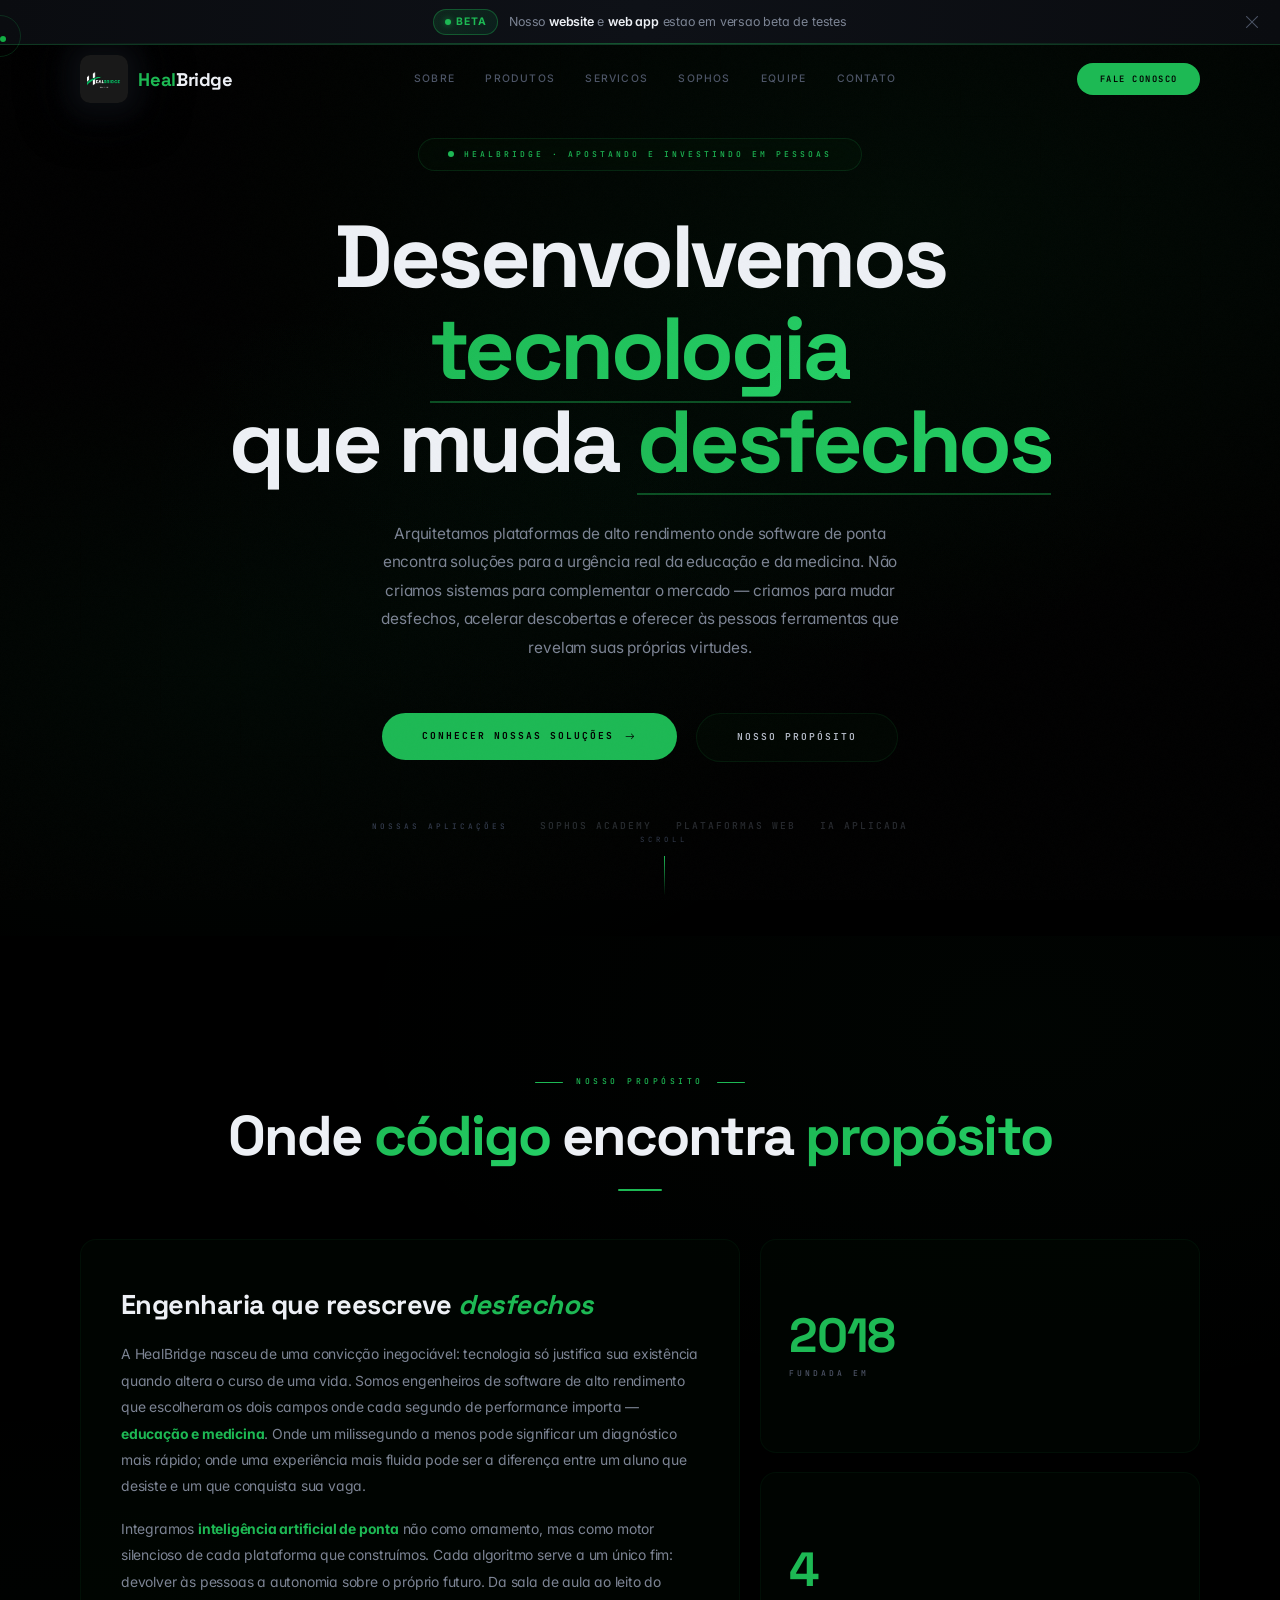
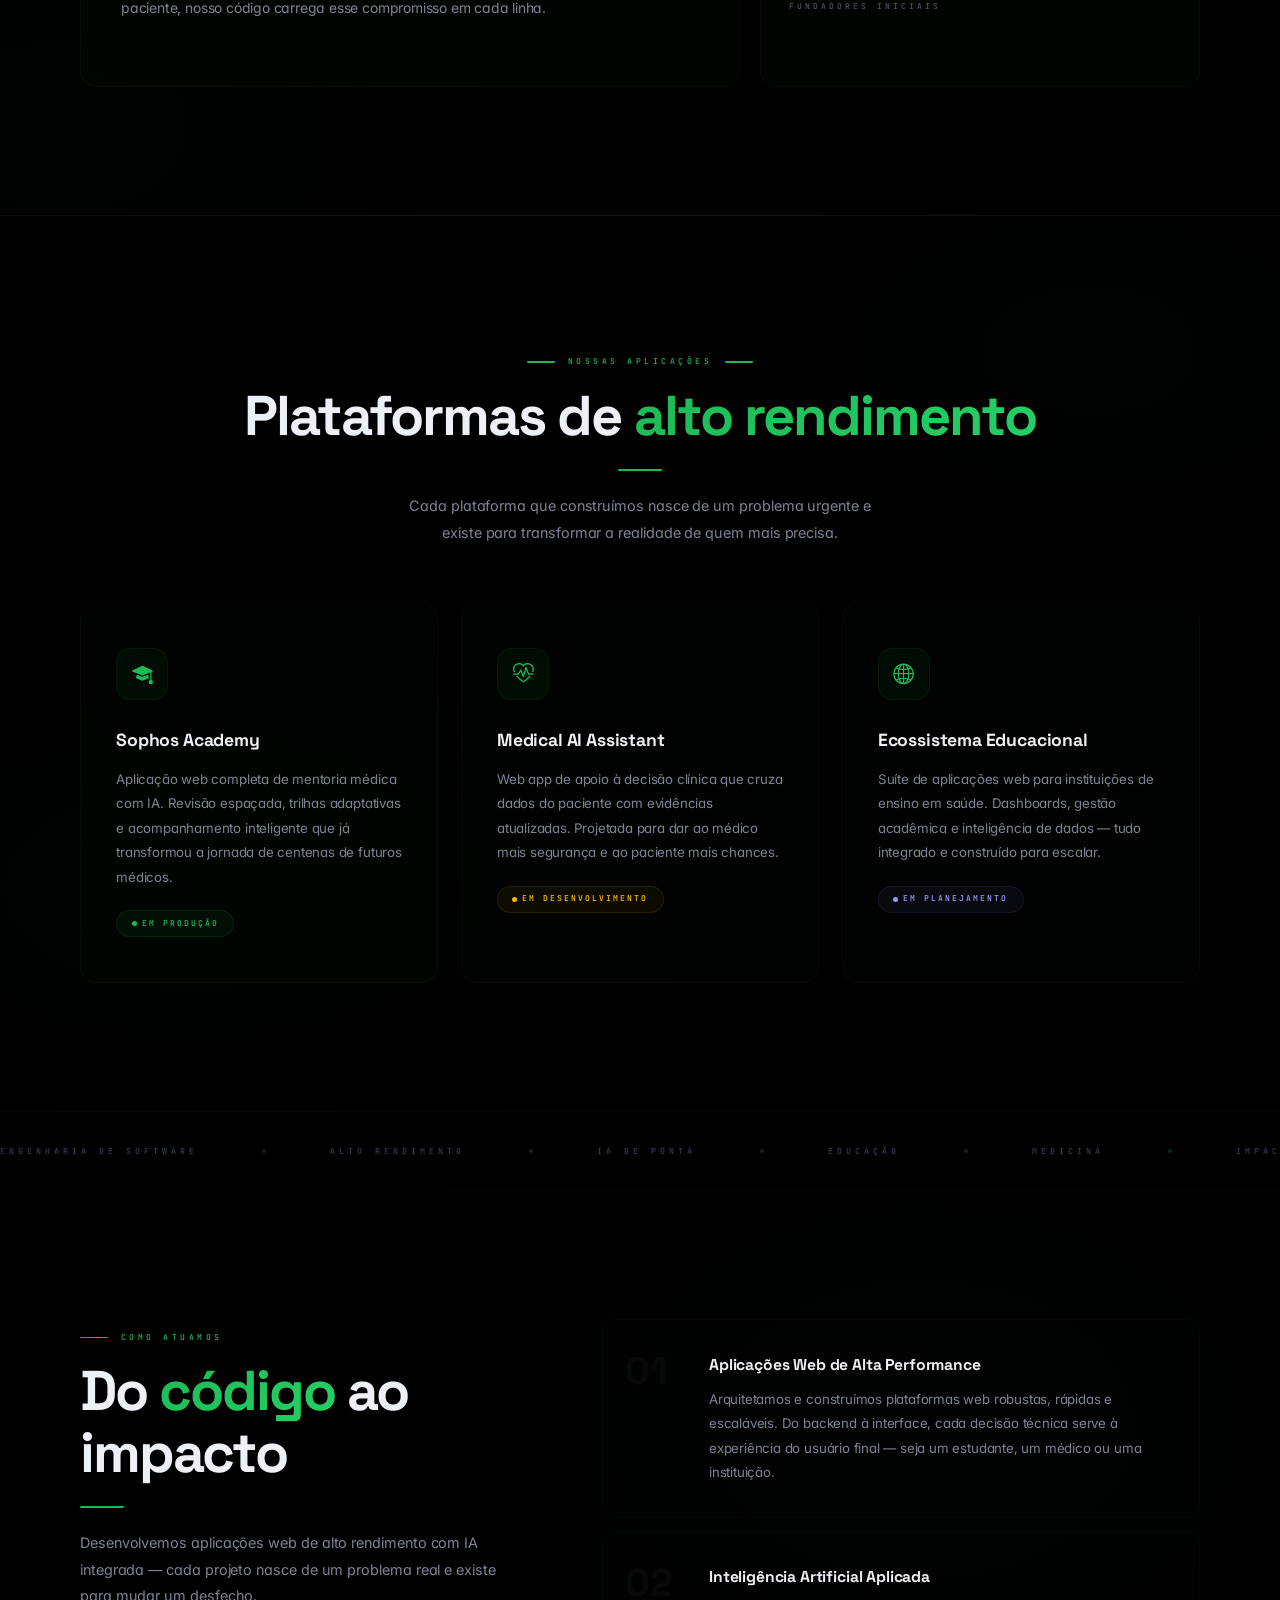
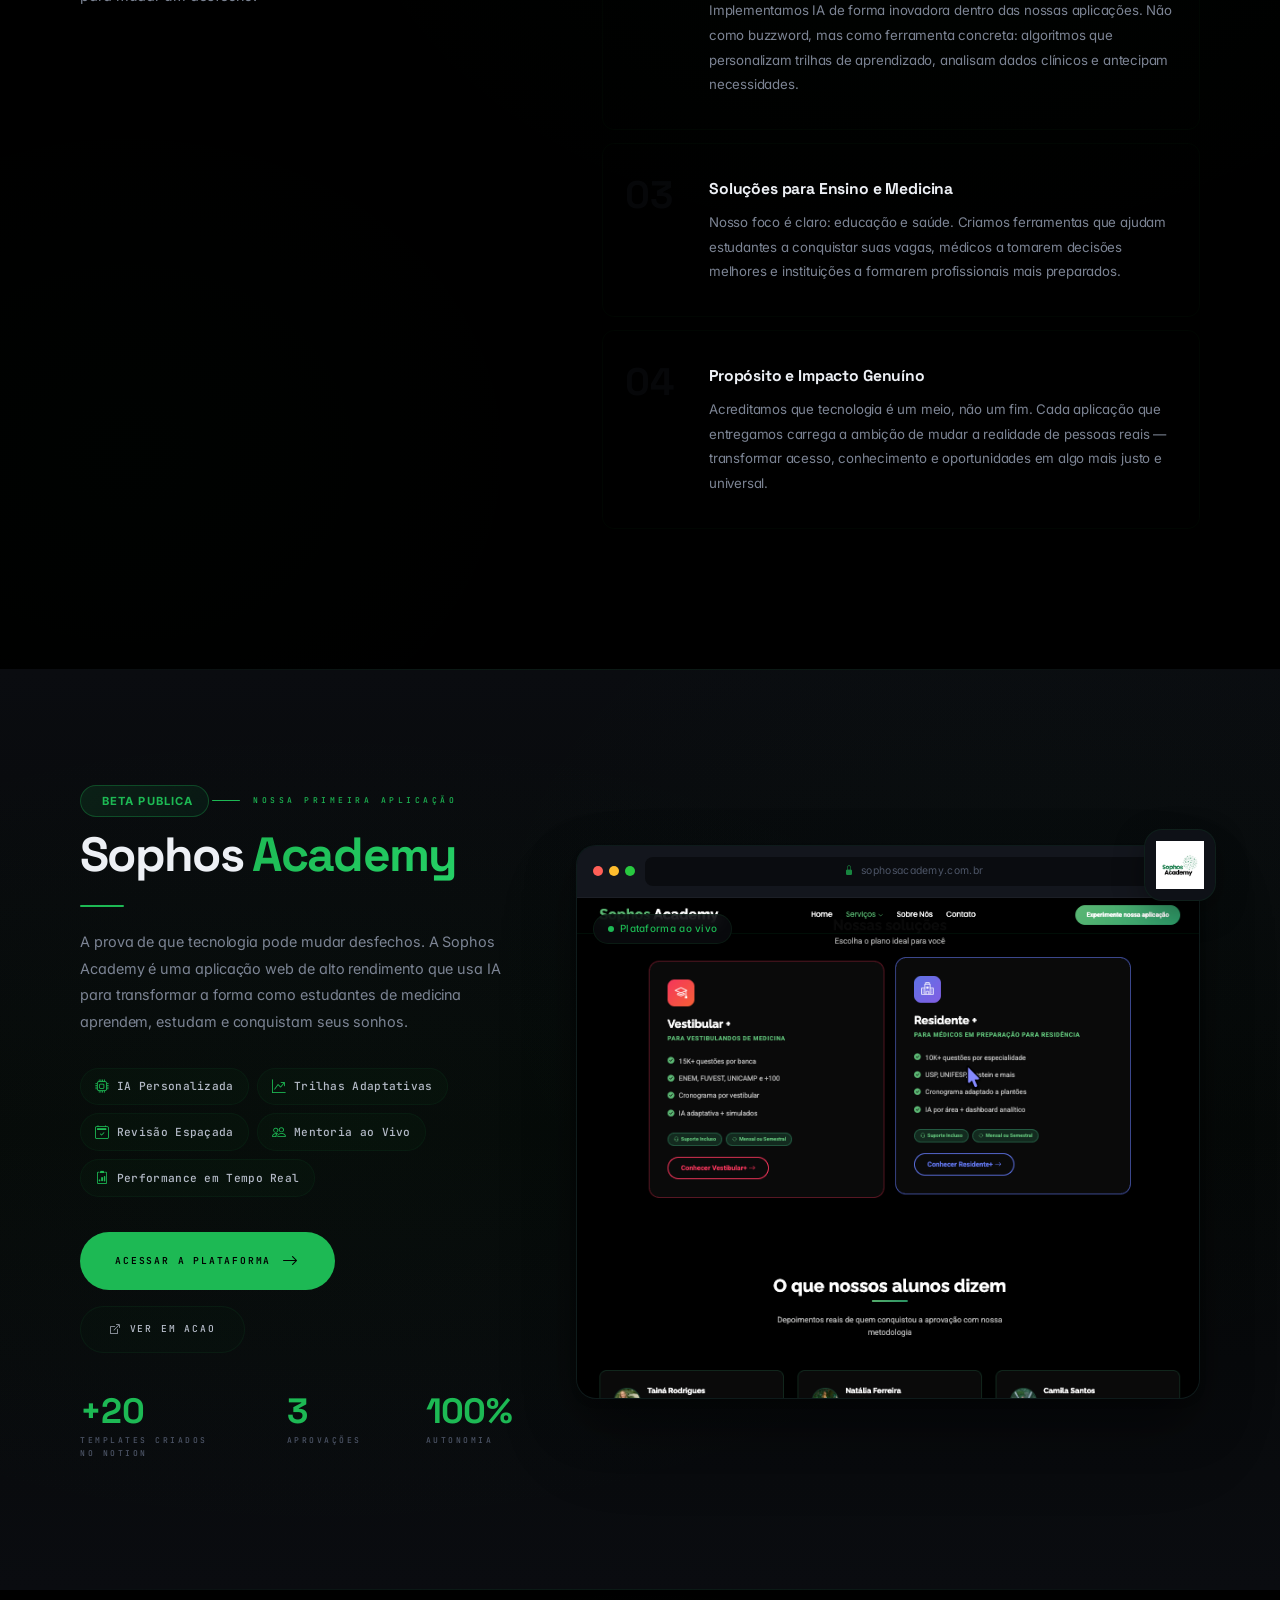
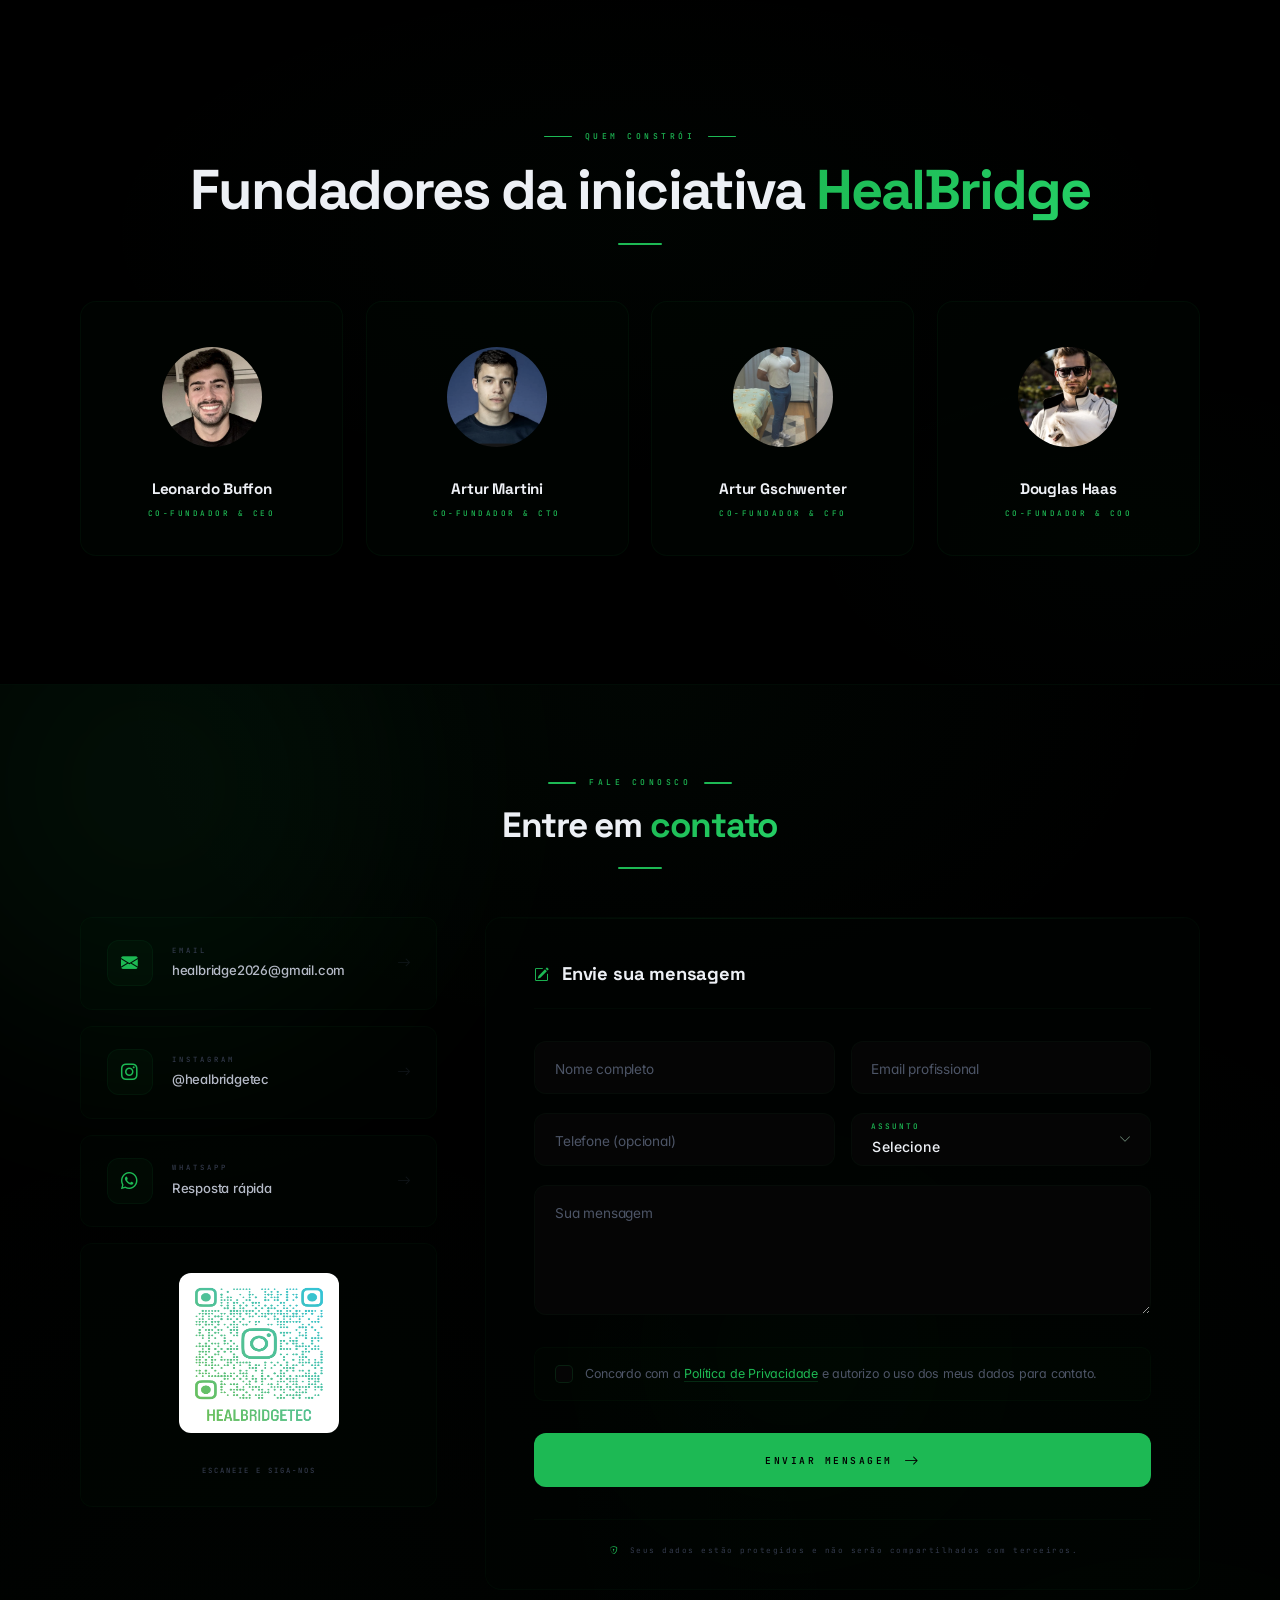
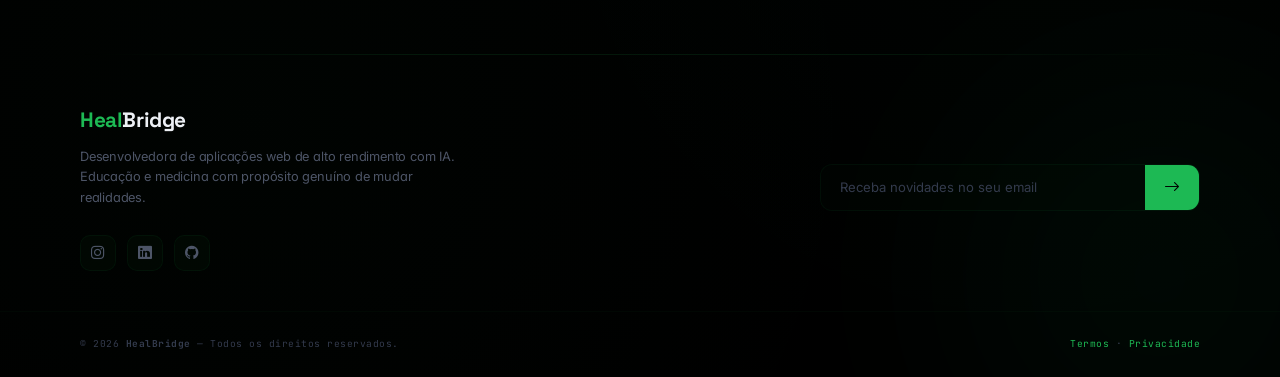
<file: index.html>
<!DOCTYPE html>
<html lang="pt-BR">
<head>
  <meta charset="utf-8">
  <meta name="viewport" content="width=device-width, initial-scale=1.0">
  <title>HealBridge — Engenharia de Software de Alto Rendimento com IA para Educacao e Medicina</title>
  <meta name="description" content="HealBridge — Engenharia de software de alto rendimento com inteligencia artificial de ponta. Construimos plataformas que transformam a educacao e a medicina, devolvendo as pessoas o poder sobre o proprio futuro.">
  <meta name="author" content="HealBridge">
  <meta property="og:title" content="HealBridge — Onde codigo encontra proposito">
  <meta property="og:description" content="Engenharia de software de alto rendimento com IA de ponta. Cada plataforma que construimos existe para mudar o desfecho de uma historia real — na educacao e na medicina.">
  <meta property="og:type" content="website">
  <link href="assets/img/favicon.png" rel="icon">

  <link rel="preconnect" href="https://fonts.googleapis.com">
  <link rel="preconnect" href="https://fonts.gstatic.com" crossorigin>
  <link href="https://fonts.googleapis.com/css2?family=Inter:ital,opsz,wght@0,14..32,300..800;1,14..32,300..800&family=Space+Grotesk:wght@400;500;600;700&family=JetBrains+Mono:wght@400;500;600&display=swap" rel="stylesheet">
  <link href="assets/vendor/bootstrap-icons/bootstrap-icons.css" rel="stylesheet">

<style>
/* ===========================================================
   0. DESIGN TOKENS
   =========================================================== */
:root {
  --green: #1DB954;
  --green-hi: #25d066;
  --green-lo: #179648;
  --green-deep: #14803d;
  --green-dark: #0f5c2d;
  --green-glow: rgba(29,185,84,.12);
  --green-mist: rgba(29,185,84,.04);

  --accent-gradient: linear-gradient(135deg, #1DB954, #179648);
  --accent-gradient-h: linear-gradient(90deg, #1DB954, #179648);
  --accent-gradient-r: linear-gradient(135deg, #179648, #1DB954);
  --accent-gradient-glow: linear-gradient(135deg, rgba(29,185,84,.1), rgba(23,150,72,.05));
  --accent-gradient-animated: var(--accent-gradient);

  --s0: #0a0c10;
  --s1: #0e1117;
  --s2: #13161d;
  --s3: #181c24;
  --s4: #1e232c;
  --s5: #252a35;
  --s6: #2e3440;

  --t0: #edf0f5;
  --t1: #b4bac7;
  --t2: #7c8494;
  --t3: #4d5567;
  --t4: #333b4d;

  --sans: 'Inter', system-ui, -apple-system, sans-serif;
  --display: 'Space Grotesk', 'Inter', sans-serif;
  --mono: 'JetBrains Mono', 'SF Mono', 'Fira Code', monospace;

  --expo: cubic-bezier(.25,.46,.45,.94);
  --spring: cubic-bezier(.23,1,.32,1);
  --smooth: cubic-bezier(.4,0,.2,1);
  --elastic: var(--spring);
  --circ: cubic-bezier(.33,1,.68,1);

  --radius: 12px;
  --radius-lg: 16px;
  --radius-xl: 20px;
}

/* ===========================================================
   1. RESET & BASE
   =========================================================== */
*,*::before,*::after{margin:0;padding:0;box-sizing:border-box}
html{scroll-behavior:smooth;-webkit-font-smoothing:antialiased;-moz-osx-font-smoothing:grayscale;text-rendering:optimizeLegibility}
body{
  font-family:var(--sans);font-weight:400;
  font-feature-settings:'cv02','cv03','cv04','cv11';
  font-optical-sizing:auto;
  background:var(--s0);color:var(--t1);
  overflow-x:hidden;cursor:none;
  letter-spacing:-.012em;line-height:1.7;
  font-size:16px;
}
::selection{background:var(--green);color:#fff}
::-webkit-scrollbar{width:3px}
::-webkit-scrollbar-track{background:var(--s0)}
::-webkit-scrollbar-thumb{background:var(--green);border-radius:3px}
img{max-width:100%;display:block}
a{text-decoration:none;color:inherit}
button{font-family:inherit}

/* ── Keyframes ── */
@keyframes textGlow{0%,100%{opacity:1}50%{opacity:.9}}
@keyframes letterSpaceIn{
  from{letter-spacing:.15em;opacity:0}
  to{letter-spacing:inherit;opacity:1}
}
@keyframes fadeSlideUp{
  from{opacity:0;transform:translateY(16px)}
  to{opacity:1;transform:translateY(0)}
}
@keyframes borderGlow{
  0%,100%{border-color:rgba(29,185,84,.05)}
  50%{border-color:rgba(29,185,84,.08)}
}

@media(max-width:1024px){
  body{cursor:auto}
  .cur-dot,.cur-ring{display:none!important}
}

/* ===========================================================
   2. CURSOR
   =========================================================== */
.cur-dot{
  width:6px;height:6px;background:var(--green);border-radius:50%;
  position:fixed;pointer-events:none;z-index:99999;
  mix-blend-mode:difference;will-change:transform;
}
.cur-ring{
  width:42px;height:42px;
  border:1px solid rgba(29,185,84,.2);border-radius:50%;
  position:fixed;pointer-events:none;z-index:99998;
  will-change:transform;
  transition:width .35s var(--expo),height .35s var(--expo),
             border-color .3s,background .3s;
}
.cur-ring.active{
  width:60px;height:60px;
  background:rgba(29,185,84,.03);border-color:var(--green);
}

/* ===========================================================
   3. PRELOADER
   =========================================================== */
.preloader{
  position:fixed;inset:0;background:var(--s0);z-index:100000;
  display:flex;flex-direction:column;align-items:center;justify-content:center;
  transition:opacity .8s var(--expo),visibility .8s;
}
.preloader.hide{opacity:0;visibility:hidden;pointer-events:none}
.preloader .pl-logo{
  width:180px;height:180px;object-fit:cover;
  margin-bottom:2rem;
  border-radius:22px;
  box-shadow:
    0 0 60px 30px var(--s0),
    0 0 100px 60px rgba(10,12,16,.8),
    0 4px 30px rgba(29,185,84,.08);
  opacity:0;animation:plFade 1s var(--expo) .3s forwards;
}
@keyframes plFade{to{opacity:1}}
.pl-text{
  font-size:.6rem;font-weight:600;letter-spacing:5px;text-transform:uppercase;
  color:var(--t3);margin-bottom:1.8rem;
  opacity:0;animation:plFade .6s ease .6s forwards;
}
.preloader .pl-bar-bg{
  width:140px;height:1px;background:var(--s4);
  overflow:hidden;opacity:0;animation:plFade .4s ease 1s forwards;
  border-radius:1px;
}
.preloader .pl-bar{
  height:100%;width:0;
  background:var(--accent-gradient);
  animation:plFill 1.2s var(--expo) 1.1s forwards;
}
@keyframes plFill{to{width:100%}}

/* ===========================================================
   4. SCROLL PROGRESS
   =========================================================== */
.scroll-prog{
  position:fixed;top:0;left:0;height:2px;width:0;
  background:var(--green);
  z-index:10000;pointer-events:none;will-change:width;
}

/* ===========================================================
   5. NOISE TEXTURE
   =========================================================== */
.noise{
  position:fixed;inset:0;z-index:9000;pointer-events:none;
  opacity:.018;
  background-image:url("data:image/svg+xml,%3Csvg viewBox='0 0 256 256' xmlns='http://www.w3.org/2000/svg'%3E%3Cfilter id='n'%3E%3CfeTurbulence type='fractalNoise' baseFrequency='.85' numOctaves='4' stitchTiles='stitch'/%3E%3C/filter%3E%3Crect width='100%25' height='100%25' filter='url(%23n)'/%3E%3C/svg%3E");
  background-size:128px;
}

/* ===========================================================
   6. NAVBAR
   =========================================================== */
.nav{
  position:fixed;top:0;width:100%;z-index:9999;
  padding:1.2rem 0;
  transition:all .6s var(--circ);
  border-bottom:1px solid transparent;
}
.nav.pinned{
  padding:.6rem 0;
  background:rgba(10,12,16,.9);
  backdrop-filter:blur(30px) saturate(1.5);
  -webkit-backdrop-filter:blur(30px) saturate(1.5);
  border-bottom-color:rgba(255,255,255,.04);
  box-shadow:0 2px 20px rgba(0,0,0,.3);
}
.nav-wrap{
  max-width:1200px;margin:0 auto;padding:0 2.5rem;
  display:flex;align-items:center;justify-content:space-between;
}

.brand{display:flex;align-items:center;gap:.65rem}
.brand img{
  width:48px;height:48px;object-fit:cover;flex-shrink:0;
  border-radius:10px;
  box-shadow:
    0 0 20px 10px var(--s0),
    0 0 40px 20px rgba(10,12,16,.6),
    0 2px 12px rgba(29,185,84,.06);
  transition:box-shadow .4s var(--expo),transform .4s var(--expo);
}
.brand img:hover{
  transform:scale(1.08);
  box-shadow:
    0 0 20px 10px var(--s0),
    0 0 40px 20px rgba(10,12,16,.6),
    0 2px 20px rgba(29,185,84,.15);
}
.brand-name{
  font-family:var(--display);
  font-size:1.15rem;font-weight:700;
  letter-spacing:-.02em;color:var(--t0);
}
.brand-name .g{color:var(--green)}

.nav-links{display:flex;align-items:center;gap:.1rem}
.nav-links a{
  font-size:.65rem;font-weight:500;letter-spacing:1.2px;
  text-transform:uppercase;color:var(--t3);
  padding:.5rem .9rem;position:relative;
  transition:color .3s var(--smooth);
}
.nav-links a::after{
  content:'';position:absolute;bottom:2px;left:50%;
  width:0;height:1.5px;border-radius:1px;
  background:var(--green);
  transition:width .4s var(--expo),left .4s var(--expo);
}
.nav-links a:hover{color:var(--t0)}
.nav-links a:hover::after{width:60%;left:20%}

.nav-cta{
  font-family:var(--mono);
  font-size:.55rem;font-weight:600;letter-spacing:1.5px;text-transform:uppercase;
  padding:.55rem 1.4rem;border-radius:100px;
  background:var(--green);color:#000;
  border:none;cursor:pointer;
  transition:all .5s var(--elastic);
  position:relative;overflow:hidden;
}
.nav-cta:hover{
  transform:translateY(-2px);
  box-shadow:0 6px 20px rgba(29,185,84,.15);
}

.nav-tog{
  display:none;flex-direction:column;gap:5px;
  background:none;border:none;cursor:pointer;padding:4px;
}
.nav-tog span{display:block;width:20px;height:1.5px;background:var(--t0);transition:all .4s var(--smooth);transform-origin:center}
.nav-tog.on span:nth-child(1){transform:rotate(45deg) translate(4px,5px)}
.nav-tog.on span:nth-child(2){opacity:0;transform:scaleX(0)}
.nav-tog.on span:nth-child(3){transform:rotate(-45deg) translate(4px,-5px)}

@media(max-width:768px){
  .nav-tog{display:flex}
  .nav-cta{display:none}
  .nav-links{
    position:fixed;top:0;right:-100%;width:280px;height:100dvh;
    background:rgba(0,0,0,.97);backdrop-filter:blur(40px);
    flex-direction:column;justify-content:center;gap:.3rem;
    transition:right .5s var(--expo);
    border-left:1px solid rgba(29,185,84,.06);
  }
  .nav-links.on{right:0}
  .nav-links a{font-size:.8rem;padding:.9rem 2rem;letter-spacing:2px}
}

/* ===========================================================
   7. HERO
   =========================================================== */
.hero{
  position:relative;min-height:100vh;
  display:flex;align-items:center;justify-content:center;
  overflow:hidden;
}
.hero-mesh{
  position:absolute;inset:0;
  background:
    radial-gradient(ellipse 60% 50% at 70% 20%, rgba(29,185,84,.06), transparent),
    radial-gradient(ellipse 50% 40% at 20% 70%, rgba(0,204,106,.04), transparent),
    radial-gradient(ellipse 40% 30% at 50% 50%, rgba(0,153,79,.03), transparent),
    #000;
}
.hero-grid{
  position:absolute;inset:0;
  background-image:
    linear-gradient(rgba(29,185,84,.012) 1px,transparent 1px),
    linear-gradient(90deg,rgba(29,185,84,.012) 1px,transparent 1px);
  background-size:80px 80px;
  mask-image:radial-gradient(ellipse 60% 55% at 50% 45%,#000,transparent);
  -webkit-mask-image:radial-gradient(ellipse 60% 55% at 50% 45%,#000,transparent);
  animation:gridPulse 10s ease-in-out infinite;
}
@keyframes gridPulse{0%,100%{opacity:.08}50%{opacity:.2}}

.orb{position:absolute;border-radius:50%;filter:blur(140px);animation:orbMove 22s ease-in-out infinite}
.orb-a{width:600px;height:600px;top:-10%;right:-15%;background:radial-gradient(circle,rgba(29,185,84,.06),transparent 70%);opacity:.12;animation:orbMove 22s ease-in-out infinite}
.orb-b{width:400px;height:400px;bottom:-8%;left:-8%;background:radial-gradient(circle,rgba(29,185,84,.05),transparent 70%);opacity:.1;animation-delay:-9s}
.orb-c{width:280px;height:280px;top:40%;left:50%;background:radial-gradient(circle,rgba(29,185,84,.04),transparent 70%);opacity:.08;animation-delay:-4s}
@keyframes orbMove{
  0%,100%{transform:translate(0,0) scale(1)}
  25%{transform:translate(25px,-30px) scale(1.03)}
  50%{transform:translate(-20px,20px) scale(.97)}
  75%{transform:translate(15px,-15px) scale(1.02)}
}

.pts{position:absolute;inset:0;overflow:hidden}
.pt{
  position:absolute;width:2px;height:2px;background:var(--green);
  border-radius:50%;opacity:0;animation:ptUp 10s ease-in-out infinite;
}
.pt:nth-child(1){left:12%;top:72%;animation-delay:0s}
.pt:nth-child(2){left:28%;top:84%;animation-delay:1.4s;width:3px;height:3px}
.pt:nth-child(3){left:52%;top:76%;animation-delay:2.8s}
.pt:nth-child(4){left:68%;top:82%;animation-delay:4.2s;width:1.5px;height:1.5px}
.pt:nth-child(5){left:84%;top:68%;animation-delay:5.6s}
.pt:nth-child(6){left:40%;top:88%;animation-delay:7s;width:2.5px;height:2.5px}
.pt:nth-child(7){left:60%;top:92%;animation-delay:1s}
.pt:nth-child(8){left:22%;top:65%;animation-delay:3.5s;width:1.5px;height:1.5px}
@keyframes ptUp{
  0%{opacity:0;transform:translateY(0)}
  15%{opacity:.5}
  85%{opacity:.5}
  100%{opacity:0;transform:translateY(-140px)}
}

.hero-body{
  position:relative;z-index:2;text-align:center;
  max-width:920px;padding:0 2rem;
}

.hero-badge{
  display:inline-flex;align-items:center;gap:10px;
  font-family:var(--mono);
  font-size:.5rem;font-weight:500;letter-spacing:3px;text-transform:uppercase;
  color:var(--green);
  border:1px solid rgba(29,185,84,.15);
  background:rgba(29,185,84,.03);
  padding:.55rem 1.8rem;border-radius:100px;
  margin-bottom:2.5rem;
  opacity:0;
  backdrop-filter:blur(12px);
  animation:fadeSlideUp 1s var(--circ) 2.1s forwards;
}
.hero-badge .pulse-dot{
  width:6px;height:6px;border-radius:50%;
  background:var(--green);
  animation:pulseDot 2.5s ease-in-out infinite;
  box-shadow:0 0 6px var(--green-glow);
}
@keyframes pulseDot{0%,100%{opacity:1;transform:scale(1)}50%{opacity:.4;transform:scale(.7)}}

.hero-h{
  font-family:var(--display);
  font-size:clamp(3rem,7.5vw,5.5rem);
  font-weight:700;line-height:1.05;
  color:var(--t0);
  margin-bottom:2rem;
  letter-spacing:-.04em;
}
.hero-h .ln{
  display:block;opacity:0;transform:translateY(28px);
  animation:lnUp 1.1s var(--circ) forwards;
}
.hero-h .ln:nth-child(1){animation-delay:2.2s}
.hero-h .ln:nth-child(2){animation-delay:2.35s}
.hero-h .ln:nth-child(3){animation-delay:2.5s}
.hero-h .hl{
  font-style:normal;
  color:var(--green);
  background:linear-gradient(135deg,var(--green),var(--green-hi));
  -webkit-background-clip:text;
  -webkit-text-fill-color:transparent;
  background-clip:text;
  position:relative;
}
.hero-h .hl::after{
  content:'';position:absolute;bottom:2%;left:0;width:100%;height:2px;
  background:var(--green);opacity:.4;
  transform:scaleX(0);transform-origin:left;
  animation:lineGrow 1s var(--circ) 3s forwards;
}
@keyframes lnUp{to{opacity:1;transform:translateY(0)}}
@keyframes lineGrow{to{transform:scaleX(1)}}

.hero-p{
  font-family:var(--sans);
  font-size:clamp(.9rem,1.2vw,1.05rem);
  font-weight:400;color:var(--t2);
  line-height:1.85;max-width:530px;margin:0 auto 3.2rem;
  letter-spacing:-.01em;
  opacity:0;animation:fadeSlideUp 1s var(--circ) 2.65s forwards;
}

.hero-btns{
  display:flex;gap:1.2rem;justify-content:center;flex-wrap:wrap;
  opacity:0;animation:fadeSlideUp 1s var(--circ) 2.85s forwards;
}

@keyframes rise{from{opacity:0;transform:translateY(18px)}to{opacity:1;transform:translateY(0)}}

.hero-scroll{
  position:absolute;bottom:2.5rem;left:50%;transform:translateX(-50%);
  z-index:3;display:flex;flex-direction:column;align-items:center;gap:.6rem;
  opacity:0;animation:rise 1s var(--circ) 3.3s forwards;
}
.hero-scroll .lbl{font-family:var(--mono);font-size:.45rem;font-weight:400;letter-spacing:4px;text-transform:uppercase;color:var(--t4)}
.hero-scroll .bar{
  width:1px;height:40px;
  background:linear-gradient(to bottom,var(--green),transparent);
  animation:scrollPulse 3s ease-in-out infinite;
}
@keyframes scrollPulse{
  0%{transform:scaleY(0);transform-origin:top;opacity:.4}
  40%{transform:scaleY(1);transform-origin:top;opacity:1}
  50%{transform:scaleY(1);transform-origin:top;opacity:1}
  51%{transform-origin:bottom}
  100%{transform:scaleY(0);transform-origin:bottom;opacity:.4}
}

/* Trusted by strip */
.hero-trust{
  opacity:0;animation:rise 1s var(--circ) 3.1s forwards;
  margin-top:3.5rem;
  display:flex;align-items:center;justify-content:center;gap:2rem;
}
.hero-trust .label{
  font-family:var(--mono);
  font-size:.48rem;font-weight:500;letter-spacing:3px;text-transform:uppercase;
  color:var(--t4);white-space:nowrap;
}
.hero-trust .logos{
  display:flex;align-items:center;gap:1.5rem;opacity:.3;
}
.hero-trust .logos span{
  font-family:var(--mono);
  font-size:.6rem;font-weight:600;letter-spacing:2px;
  text-transform:uppercase;color:var(--t2);
}

/* ===========================================================
   8. BUTTONS
   =========================================================== */
.btn{
  display:inline-flex;align-items:center;gap:.65rem;
  padding:.95rem 2.5rem;
  font-family:var(--mono);font-size:.6rem;font-weight:600;
  letter-spacing:2px;text-transform:uppercase;
  border:none;border-radius:100px;
  cursor:none;position:relative;overflow:hidden;
  transition:all .5s var(--elastic);
}
.btn .shine{
  position:absolute;top:0;left:-100%;width:60%;height:100%;
  background:linear-gradient(90deg,transparent,rgba(255,255,255,.2),transparent);
  transition:left .7s var(--expo);
}
.btn:hover .shine{left:140%}
.btn-fill{
  background:var(--green);color:#000;font-weight:700;
  position:relative;
}
.btn-fill:hover{
  transform:translateY(-3px);
  box-shadow:0 10px 30px rgba(29,185,84,.2);
}
.btn-fill i,.btn-fill span{position:relative;z-index:1}
.btn-ghost{
  background:rgba(29,185,84,.03);color:var(--t1);
  border:1px solid rgba(29,185,84,.1);
  backdrop-filter:blur(12px);
}
.btn-ghost:hover{
  border-color:var(--green);color:var(--green);
  transform:translateY(-4px);
  box-shadow:0 8px 30px rgba(29,185,84,.08);
  background:rgba(29,185,84,.06);
}
.mag{display:inline-block}

/* ===========================================================
   9. SHARED SECTION
   =========================================================== */
.sec{padding:8rem 0;position:relative}
.wrap{max-width:1200px;margin:0 auto;padding:0 2.5rem}

.tag{
  font-family:var(--mono);
  font-size:.5rem;font-weight:500;letter-spacing:3.5px;text-transform:uppercase;
  color:var(--green);
  display:inline-flex;align-items:center;gap:.8rem;
  margin-bottom:1rem;
}
.tag .bar{width:28px;height:1.5px;background:var(--green);border-radius:1px}

.hdg{
  font-family:var(--display);
  font-size:clamp(2.2rem,5vw,3.5rem);
  font-weight:700;line-height:1.1;letter-spacing:-.035em;
  color:var(--t0);margin-bottom:1rem;
}
.hdg em{
  font-style:normal;
  color:var(--green);
  background:linear-gradient(135deg,var(--green),var(--green-hi));
  -webkit-background-clip:text;
  -webkit-text-fill-color:transparent;
  background-clip:text;
}

.desc{font-weight:400;font-size:.9rem;color:var(--t2);line-height:1.85;max-width:480px;letter-spacing:-.005em}

.line{width:44px;height:2px;background:var(--green);border-radius:1px;margin:1.4rem 0}
.line.c{margin:1.4rem auto}

/* Divider */
.div{
  height:1px;max-width:1200px;margin:0 auto;
  background:linear-gradient(90deg,transparent,rgba(29,185,84,.08) 35%,rgba(29,185,84,.08) 65%,transparent);
}

/* Reveal — clip-path + translate */
.rv{
  opacity:0;transform:translateY(20px);
  transition:opacity .9s var(--circ),transform .9s var(--circ);
}
.rv.on{opacity:1;transform:translateY(0)}
.d1{transition-delay:.1s}.d2{transition-delay:.18s}.d3{transition-delay:.26s}.d4{transition-delay:.34s}.d5{transition-delay:.42s}

/* Glass card base */
.glass{
  background:rgba(29,185,84,.02);
  border:1px solid rgba(29,185,84,.06);
  backdrop-filter:blur(20px);
  -webkit-backdrop-filter:blur(20px);
}

/* ===========================================================
   10. ABOUT — BENTO GRID
   =========================================================== */
.about{
  background:
    radial-gradient(ellipse 55% 45% at 80% 10%,rgba(29,185,84,.025),transparent),
    radial-gradient(ellipse 40% 40% at 5% 90%,rgba(0,204,106,.015),transparent),
    #000;
}
.bento{
  display:grid;
  grid-template-columns:1.2fr .8fr;
  grid-template-rows:auto auto;
  gap:1.2rem;
  margin-top:3rem;
}
.bento-main{
  grid-row:1/3;
  background:rgba(29,185,84,.02);
  border:1px solid rgba(29,185,84,.06);
  border-radius:var(--radius-lg);
  padding:3rem 2.5rem;
  position:relative;overflow:hidden;
  transition:all .6s var(--circ);
}
.bento-main::before{
  content:'';position:absolute;top:0;left:0;right:0;height:2px;
  background:var(--green);
  box-shadow:0 2px 8px rgba(29,185,84,.1);
  transform:scaleX(0);transform-origin:left;
  transition:transform 1s var(--circ);
}
.bento-main:hover::before{transform:scaleX(1)}
.bento-main:hover{border-color:rgba(29,185,84,.12)}
.bento-main h3{
  font-family:var(--display);font-size:1.7rem;font-weight:700;
  color:var(--t0);margin-bottom:1.2rem;letter-spacing:-.02em;line-height:1.25;
}
.bento-main h3 em{
  font-style:italic;
  color:var(--green);
}
.bento-main p{color:var(--t2);font-size:.87rem;line-height:1.9;margin-bottom:1rem}
.bento-main p strong{font-weight:700;color:var(--green)}

.bento-cell{
  background:rgba(29,185,84,.02);
  border:1px solid rgba(29,185,84,.06);
  border-radius:var(--radius-lg);
  padding:2rem 1.8rem;
  display:flex;flex-direction:column;justify-content:center;
  position:relative;overflow:hidden;
  transition:all .7s var(--circ);
}
.bento-cell:hover{
  border-color:rgba(29,185,84,.12);
  transform:translateY(-3px);
  box-shadow:0 10px 30px rgba(0,0,0,.3);
}
.bento-num{
  font-family:var(--display);font-size:3rem;font-weight:700;
  color:var(--green);
  line-height:1;margin-bottom:.4rem;letter-spacing:-.03em;
}
.bento-lbl{
  font-family:var(--mono);
  font-size:.5rem;font-weight:500;letter-spacing:3px;
  text-transform:uppercase;color:var(--t3);
}

@media(max-width:768px){
  .bento{grid-template-columns:1fr;grid-template-rows:auto}
  .bento-main{grid-row:auto}
}

/* ===========================================================
   11. PRODUCTS
   =========================================================== */
.products{
  background:
    radial-gradient(ellipse 45% 35% at 15% 75%,rgba(29,185,84,.02),transparent),
    radial-gradient(ellipse 35% 30% at 85% 15%,rgba(0,204,106,.015),transparent),
    #000;
}
.p-grid{display:grid;grid-template-columns:repeat(3,1fr);gap:1.4rem;margin-top:3.5rem}
@media(max-width:992px){.p-grid{grid-template-columns:1fr}}

.pc{
  background:rgba(29,185,84,.015);
  border:1px solid rgba(29,185,84,.05);
  border-radius:var(--radius-lg);padding:2.8rem 2.2rem;
  position:relative;overflow:hidden;
  transition:all .7s var(--circ);
}
.pc::before{
  content:'';position:absolute;top:0;left:0;right:0;height:2px;
  background:var(--green);
  transform:scaleX(0);transition:transform .9s var(--circ);
}
.pc::after{
  content:'';position:absolute;inset:0;
  background:radial-gradient(circle at var(--mx,50%) var(--my,50%),rgba(29,185,84,.03),transparent 55%);
  opacity:0;transition:opacity .6s;pointer-events:none;
}
.pc:hover{
  transform:translateY(-6px);
  border-color:rgba(29,185,84,.1);
  box-shadow:0 20px 50px rgba(0,0,0,.35);
}
.pc:hover::before{transform:scaleX(1)}
.pc:hover::after{opacity:1}

.pc-icon{
  width:52px;height:52px;border-radius:14px;
  background:rgba(29,185,84,.05);
  border:1px solid rgba(29,185,84,.08);
  display:flex;align-items:center;justify-content:center;
  margin-bottom:1.6rem;font-size:1.3rem;color:var(--green);
  position:relative;z-index:1;
  transition:all .6s var(--circ);
}
.pc:hover .pc-icon{
  background:rgba(29,185,84,.08);transform:scale(1.03);
  border-color:rgba(29,185,84,.15);
}
.pc h3{
  font-family:var(--display);font-size:1.1rem;font-weight:700;
  margin-bottom:.7rem;position:relative;z-index:1;color:var(--t0);letter-spacing:-.01em;
}
.pc p{color:var(--t2);font-size:.83rem;line-height:1.85;position:relative;z-index:1}

.pc-tag{
  display:inline-flex;align-items:center;gap:5px;
  font-family:var(--mono);
  font-size:.5rem;font-weight:600;letter-spacing:2px;text-transform:uppercase;
  padding:.35rem .9rem;border-radius:50px;margin-top:1.3rem;
  position:relative;z-index:1;
}
.pc-tag .d{width:5px;height:5px;border-radius:50%}
.pc-tag.ok{background:rgba(29,185,84,.06);color:var(--green);border:1px solid rgba(29,185,84,.1)}
.pc-tag.ok .d{background:var(--green);animation:pulse 2s infinite;box-shadow:0 0 4px rgba(29,185,84,.2)}
.pc-tag.wip{background:rgba(255,180,0,.05);color:#f5b800;border:1px solid rgba(255,180,0,.1)}
.pc-tag.wip .d{background:#f5b800}
.pc-tag.plan{background:rgba(130,130,255,.05);color:#9898ff;border:1px solid rgba(130,130,255,.1)}
.pc-tag.plan .d{background:#9898ff}
@keyframes pulse{0%,100%{opacity:1;transform:scale(1)}50%{opacity:.3;transform:scale(.6)}}

/* ===========================================================
   12. MARQUEE
   =========================================================== */
.marquee{
  overflow:hidden;padding:2rem 0;
  border-top:1px solid rgba(29,185,84,.04);
  border-bottom:1px solid rgba(29,185,84,.04);
  background:#000;
}
.marquee-track{
  display:flex;gap:4rem;width:max-content;
  animation:scroll 40s linear infinite;
}
.marquee-track span{
  font-family:var(--mono);
  font-size:.52rem;font-weight:500;letter-spacing:4px;text-transform:uppercase;
  color:var(--t4);white-space:nowrap;
  display:flex;align-items:center;gap:4rem;
}
.marquee-track span::after{
  content:'';width:4px;height:4px;border-radius:50%;
  background:var(--green);opacity:.25;
  box-shadow:0 2px 6px rgba(29,185,84,.08);
}
@keyframes scroll{to{transform:translateX(-50%)}}

/* ===========================================================
   13. SERVICES
   =========================================================== */
.services{
  background:
    radial-gradient(ellipse 50% 42% at 72% 22%,rgba(29,185,84,.02),transparent),
    radial-gradient(ellipse 35% 35% at 10% 80%,rgba(0,204,106,.012),transparent),
    #000;
}
.srv-layout{display:grid;grid-template-columns:.85fr 1.15fr;gap:5rem;align-items:start}
@media(max-width:768px){.srv-layout{grid-template-columns:1fr;gap:3rem}}

.srv{
  display:flex;align-items:flex-start;gap:1.6rem;
  padding:2rem 1.4rem;
  border:1px solid rgba(29,185,84,.03);
  border-radius:var(--radius);
  margin-bottom:.8rem;
  transition:all .7s var(--circ);
  position:relative;overflow:hidden;
}
.srv::after{
  content:'';position:absolute;inset:0;
  background:radial-gradient(circle at 0% 50%,rgba(29,185,84,.025),transparent 60%);
  opacity:0;transition:opacity .6s;pointer-events:none;
}
.srv:hover{
  border-color:rgba(29,185,84,.08);
  background:rgba(29,185,84,.01);
  transform:translateX(5px);
  box-shadow:0 6px 20px rgba(0,0,0,.2);
}
.srv:hover::after{opacity:1}
.srv:hover .srv-n{
  color:var(--green);
  opacity:.7;
}

.srv-n{
  font-family:var(--display);font-size:2.4rem;font-weight:700;
  line-height:1;min-width:58px;
  color:var(--t4);opacity:.12;
  transition:all .6s var(--circ);
  letter-spacing:-.02em;
}
.srv-bd{position:relative;z-index:1}
.srv-bd h3{font-family:var(--display);font-size:.98rem;font-weight:700;margin-bottom:.5rem;color:var(--t0);letter-spacing:-.01em}
.srv-bd p{color:var(--t2);font-size:.83rem;line-height:1.85}

@media(max-width:768px){
  .srv{flex-direction:column;gap:.4rem}
  .srv-n{font-size:1.8rem}
}

/* ===========================================================
   14. SOPHOS ACADEMY — PREMIUM SHOWCASE
   =========================================================== */
.sophos{
  position:relative;overflow:hidden;padding:7rem 0 8rem;
  background:
    radial-gradient(ellipse 60% 45% at 25% 50%,rgba(29,185,84,.03),transparent),
    radial-gradient(ellipse 45% 50% at 80% 30%,rgba(29,185,84,.02),transparent),
    linear-gradient(180deg,var(--s0),#060808,var(--s0));
}
.sophos-inner{
  display:grid;grid-template-columns:.9fr 1.3fr;gap:4rem;align-items:center;
}

/* Left: Content */
.sophos-content .tag{margin-bottom:.8rem}
.sophos-content .hdg{font-size:clamp(2rem,4vw,3rem);margin-bottom:.8rem}
.sophos-content .desc{margin-bottom:2rem;max-width:440px}

.sophos-features{
  display:flex;flex-wrap:wrap;gap:.5rem;margin-bottom:2.2rem;
}
.sophos-feat{
  display:inline-flex;align-items:center;gap:.45rem;
  padding:.4rem .9rem;border-radius:100px;
  background:rgba(29,185,84,.03);border:1px solid rgba(29,185,84,.06);
  color:var(--t1);font-family:var(--mono);font-size:.7rem;font-weight:500;
  letter-spacing:.3px;
  transition:all .5s var(--smooth);
}
.sophos-feat i{color:var(--green);font-size:.85rem}
.sophos-feat:hover{
  background:rgba(29,185,84,.06);border-color:rgba(29,185,84,.12);
  transform:translateY(-2px);
}

.sophos-cta-group{display:flex;gap:1rem;flex-wrap:wrap;margin-bottom:2.5rem}

.sophos-btn-primary{
  display:inline-flex;align-items:center;gap:.7rem;
  padding:.95rem 2.2rem;border-radius:100px;
  background:var(--green);
  color:#000;font-family:var(--mono);font-weight:600;font-size:.6rem;
  letter-spacing:1.8px;text-transform:uppercase;
  border:none;cursor:pointer;
  transition:all .5s var(--circ);text-decoration:none;
}
.sophos-btn-primary:hover{
  transform:translateY(-2px);
  box-shadow:0 8px 25px rgba(29,185,84,.18);
}
.sophos-btn-primary i{font-size:1rem;transition:transform .4s var(--circ)}
.sophos-btn-primary:hover i{transform:translateX(4px)}

.sophos-btn-ghost{
  display:inline-flex;align-items:center;gap:.5rem;
  padding:.9rem 1.8rem;border-radius:100px;
  background:rgba(29,185,84,.02);
  border:1px solid rgba(29,185,84,.07);
  color:var(--t1);font-family:var(--mono);font-weight:500;font-size:.6rem;
  letter-spacing:1.8px;text-transform:uppercase;
  cursor:pointer;text-decoration:none;
  transition:all .5s var(--circ);
}
.sophos-btn-ghost:hover{
  border-color:var(--green);color:var(--green);
  background:rgba(29,185,84,.05);
  transform:translateY(-2px);
}

.sophos-stats{display:flex;gap:4rem;margin-top:.5rem}
.sophos-stat{text-align:left}
.sophos-stat-num{
  font-family:var(--display);font-size:2.2rem;font-weight:700;
  color:var(--green);
  line-height:1;letter-spacing:-.02em;
}
.sophos-stat-label{font-family:var(--mono);font-size:.5rem;font-weight:500;letter-spacing:2.5px;text-transform:uppercase;color:var(--t3);margin-top:.35rem}

/* Right: Visual showcase */
.sophos-visual{position:relative;display:flex;align-items:center;justify-content:center}

/* Browser mockup */
.sophos-browser{
  position:relative;width:120%;max-width:700px;
  border-radius:var(--radius-xl);overflow:hidden;
  border:1px solid rgba(29,185,84,.06);
  background:var(--s1);
  box-shadow:
    0 4px 6px rgba(0,0,0,.1),
    0 20px 50px rgba(0,0,0,.4),
    0 40px 80px rgba(0,0,0,.2);
  transition:all .8s var(--circ);
}
.sophos-browser:hover{
  transform:translateY(-8px);
  border-color:rgba(29,185,84,.1);
  box-shadow:
    0 8px 16px rgba(0,0,0,.15),
    0 30px 60px rgba(0,0,0,.4),
    0 50px 100px rgba(0,0,0,.25);
}

.sophos-browser-bar{
  display:flex;align-items:center;gap:.6rem;
  padding:.7rem 1rem;
  background:var(--s2);border-bottom:1px solid rgba(255,255,255,.04);
}
.sophos-browser-dots{display:flex;gap:6px}
.sophos-browser-dots span{
  width:10px;height:10px;border-radius:50%;
}
.sophos-browser-dots span:nth-child(1){background:#ff5f57}
.sophos-browser-dots span:nth-child(2){background:#ffbd2e}
.sophos-browser-dots span:nth-child(3){background:#28c940}
.sophos-browser-url{
  flex:1;text-align:center;
  font-family:var(--sans);
  font-size:.65rem;color:var(--t3);font-weight:400;
  background:var(--s0);padding:.35rem 1rem;border-radius:8px;
  letter-spacing:.3px;display:flex;align-items:center;justify-content:center;gap:.4rem;
}
.sophos-browser-url i{font-size:.6rem;color:var(--green);opacity:.7}

/* Screenshot area */
.sophos-screenshot{
  position:relative;overflow:hidden;
  height:500px;
}
.sophos-screenshot img{
  width:100%;height:auto;object-fit:cover;object-position:top center;
  transition:transform 8s var(--circ);
}
.sophos-browser:hover .sophos-screenshot img{
  transform:translateY(-30%);
}
.sophos-screenshot-overlay{
  position:absolute;inset:0;
  background:linear-gradient(180deg,transparent 50%,rgba(10,12,16,.95));
  display:flex;align-items:flex-end;justify-content:center;
  padding-bottom:1.8rem;gap:.8rem;
  opacity:0;transition:opacity .6s var(--circ);
}
.sophos-browser:hover .sophos-screenshot-overlay{opacity:1}
.sophos-screenshot-overlay a{
  display:inline-flex;align-items:center;gap:.5rem;
  padding:.65rem 1.6rem;border-radius:100px;
  background:var(--green);color:#000;
  font-family:var(--sans);
  font-size:.72rem;font-weight:600;letter-spacing:.3px;
  text-decoration:none;
  transition:all .4s var(--circ);
}
.sophos-screenshot-overlay a:hover{transform:translateY(-2px);box-shadow:0 6px 20px rgba(29,185,84,.2)}
.sophos-screenshot-overlay a.ghost{
  background:rgba(255,255,255,.08);color:var(--t0);
  backdrop-filter:blur(10px);border:1px solid rgba(255,255,255,.1);
}
.sophos-screenshot-overlay a.ghost:hover{background:rgba(255,255,255,.14);border-color:rgba(255,255,255,.2)}

/* Live badge */
.sophos-live-badge{
  position:absolute;top:1rem;left:1rem;z-index:3;
  display:inline-flex;align-items:center;gap:.4rem;
  padding:.35rem .85rem;border-radius:100px;
  background:rgba(10,12,16,.8);backdrop-filter:blur(8px);
  border:1px solid rgba(29,185,84,.1);
  font-family:var(--sans);font-size:.62rem;font-weight:500;color:var(--green);
  letter-spacing:.3px;
}
.sophos-live-dot{
  width:6px;height:6px;border-radius:50%;background:var(--green);
  animation:pulseDot 2.5s ease-in-out infinite;
}

/* Floating logo */
.sophos-float-logo{
  position:absolute;top:-16px;right:-16px;
  width:72px;height:72px;
  background:var(--s1);border:1px solid rgba(29,185,84,.08);
  border-radius:18px;padding:11px;
  box-shadow:0 10px 30px rgba(0,0,0,.35);
  animation:floatBadge 7s ease-in-out infinite;
  z-index:2;
}
.sophos-float-logo img{width:100%;height:100%;object-fit:contain}
@keyframes floatBadge{0%,100%{transform:translateY(0)}50%{transform:translateY(-8px)}}

/* Floating feature cards */
.sophos-float-card{
  position:absolute;z-index:3;
  display:flex;align-items:center;gap:.5rem;
  padding:.55rem 1rem;border-radius:var(--radius);
  background:rgba(10,12,16,.85);backdrop-filter:blur(12px);
  border:1px solid rgba(29,185,84,.06);
  font-family:var(--sans);font-size:.68rem;font-weight:500;color:var(--t1);
  box-shadow:0 8px 24px rgba(0,0,0,.3);
  opacity:0;transition:all .8s var(--circ);
}
.sophos-browser:hover .sophos-float-card{opacity:1}
.sophos-float-card i{color:var(--green);font-size:.8rem}
.sophos-float-card.top-left{top:15%;left:-12%;animation:floatCard1 5s ease-in-out infinite}
.sophos-float-card.bottom-right{bottom:12%;right:-10%;animation:floatCard2 6s ease-in-out infinite}
@keyframes floatCard1{0%,100%{transform:translateY(0)}50%{transform:translateY(-6px)}}
@keyframes floatCard2{0%,100%{transform:translateY(0)}50%{transform:translateY(-5px)}}

@media(max-width:900px){
  .sophos-inner{grid-template-columns:1fr;gap:3rem;text-align:center}
  .sophos-visual{order:-1}
  .sophos-content .desc{margin:0 auto 2rem}
  .sophos-features{justify-content:center}
  .sophos-float-card{display:none}
  .sophos-cta-group{justify-content:center}
  .sophos-stats{justify-content:center}
  .sophos-preview{max-width:360px;margin:0 auto}
}

/* ===========================================================
   15. TEAM
   =========================================================== */
.team{
  background:
    radial-gradient(ellipse 45% 38% at 50% 35%,rgba(29,185,84,.02),transparent),
    radial-gradient(ellipse 28% 28% at 88% 80%,rgba(0,204,106,.01),transparent),
    #000;
}
.t-grid{display:grid;grid-template-columns:repeat(4,1fr);gap:1.4rem;margin-top:3.5rem}
@media(max-width:992px){.t-grid{grid-template-columns:repeat(2,1fr)}}
@media(max-width:576px){.t-grid{grid-template-columns:1fr;max-width:320px;margin-left:auto;margin-right:auto}}

.tc{
  text-align:center;padding:2.8rem 1.4rem 2.2rem;
  background:rgba(29,185,84,.015);
  border:1px solid rgba(29,185,84,.05);
  border-radius:var(--radius-lg);position:relative;overflow:hidden;
  transition:all .6s var(--circ);
}
.tc::before{
  content:'';position:absolute;top:0;left:50%;width:0;height:2px;
  background:var(--green);box-shadow:0 2px 6px rgba(29,185,84,.1);
  transition:width .6s var(--expo),left .6s var(--expo);
}
.tc:hover{
  transform:translateY(-10px);
  border-color:rgba(29,185,84,.12);
  box-shadow:0 32px 70px rgba(0,0,0,.5);
}
.tc:hover::before{width:100%;left:0}

.tc-aw{position:relative;display:inline-block;margin-bottom:1.3rem}
.tc-aw::after{
  content:'';position:absolute;inset:-5px;border-radius:50%;
  border:2px solid transparent;
  background:var(--accent-gradient) border-box;
  mask:linear-gradient(#fff 0 0) padding-box,linear-gradient(#fff 0 0);
  -webkit-mask:linear-gradient(#fff 0 0) padding-box,linear-gradient(#fff 0 0);
  mask-composite:exclude;-webkit-mask-composite:xor;
  opacity:0;transition:opacity .5s var(--expo),transform .5s var(--expo);
  transform:scale(.88);
}
.tc:hover .tc-aw::after{opacity:1;transform:scale(1)}

.tc-img{
  width:100px;height:100px;border-radius:50%;object-fit:cover;
  filter:grayscale(40%) contrast(1.08);
  transition:all .55s var(--expo);
}
.tc:hover .tc-img{filter:grayscale(0%) contrast(1);transform:scale(1.03)}
.tc h4{font-family:var(--display);font-size:.95rem;font-weight:700;color:var(--t0);margin-bottom:.3rem;letter-spacing:-.01em}
.tc .role{
  font-family:var(--mono);
  font-size:.48rem;font-weight:500;letter-spacing:2.5px;text-transform:uppercase;
  color:var(--green);
}

/* ===========================================================
   16. CONTACT — PROFESSIONAL ENTERPRISE
   =========================================================== */
/* ===========================================================
   UNIFIED FOOTER (Contact + Footer)
   =========================================================== */
.footer-unified{
  position:relative;overflow:hidden;
  background:
    radial-gradient(ellipse 60% 40% at 50% 0%,rgba(29,185,84,.03),transparent 70%),
    radial-gradient(ellipse 50% 50% at 20% 80%,rgba(29,185,84,.02),transparent),
    radial-gradient(ellipse 40% 40% at 80% 60%,rgba(0,204,106,.015),transparent),
    #000;
  border-top:1px solid rgba(29,185,84,.06);
}

/* Zona 0: Footer hero / transition */
.footer-hero{
  position:relative;z-index:1;
  padding:5rem 0 3rem;text-align:center;
}
.footer-hero .container{max-width:720px;margin:0 auto;padding:0 2.5rem}
.footer-hero-line{
  width:60px;height:1.5px;margin:0 auto 2rem;
  background:linear-gradient(90deg,transparent,var(--green),transparent);
  border-radius:1px;
}
.footer-hero-lead{
  font-size:1.05rem;color:var(--t2);line-height:1.85;
  letter-spacing:-.01em;margin-bottom:1.5rem;
}
.footer-hero-title{
  font-family:var(--display);font-size:clamp(1.8rem,4vw,2.8rem);
  font-weight:700;color:var(--t0);letter-spacing:-.035em;line-height:1.15;
  margin-bottom:2rem;
}
.footer-hero-title em{
  font-style:normal;
  background:linear-gradient(135deg,var(--green),var(--green-hi));
  -webkit-background-clip:text;-webkit-text-fill-color:transparent;
  background-clip:text;
}

/* Section header inside footer */
.footer-section-header{
  text-align:center;margin-bottom:3rem;
}

/* Background orbs */
.footer-bg-effects{position:absolute;inset:0;pointer-events:none;z-index:0}
.footer-orb{
  position:absolute;border-radius:50%;filter:blur(120px);opacity:.08;
}
.footer-orb-1{
  width:500px;height:500px;
  background:var(--green);
  top:-150px;left:-100px;
  animation:orbFloat1 12s ease-in-out infinite;
}
.footer-orb-2{
  width:400px;height:400px;
  background:rgba(0,204,106,.6);
  bottom:-100px;right:-80px;
  animation:orbFloat2 15s ease-in-out infinite;
}
.footer-orb-3{
  width:300px;height:300px;
  background:rgba(29,185,84,.4);
  top:40%;left:50%;
  animation:orbFloat3 10s ease-in-out infinite;
}
@keyframes orbFloat1{0%,100%{transform:translate(0,0)}50%{transform:translate(40px,30px)}}
@keyframes orbFloat2{0%,100%{transform:translate(0,0)}50%{transform:translate(-30px,-40px)}}
@keyframes orbFloat3{0%,100%{transform:translate(-50%,0)}50%{transform:translate(-50%,25px)}}

/* Zona 1: Contact */
.footer-contact{
  position:relative;z-index:1;
  padding:0 0 4rem;
}
.footer-contact .container{
  max-width:1200px;margin:0 auto;padding:0 2.5rem;
}
.footer-contact .row{
  display:grid;grid-template-columns:1fr 2fr;gap:3rem;align-items:start;
}
@media(max-width:991px){
  .footer-contact .row{grid-template-columns:1fr;gap:2rem}
}

/* Contact info cards (left column) */
.contact-info-cards{display:flex;flex-direction:column;gap:1rem}

.info-item{
  display:flex;align-items:center;gap:1.2rem;
  padding:1.4rem 1.6rem;
  background:rgba(29,185,84,.015);
  border:1px solid rgba(29,185,84,.04);
  border-radius:var(--radius);
  text-decoration:none;color:inherit;
  transition:all .5s var(--circ);
  position:relative;overflow:hidden;
}
.info-item::before{
  content:'';position:absolute;left:0;top:0;bottom:0;width:2px;
  background:var(--green);opacity:0;
  transition:opacity .4s var(--expo);
}
.info-item:hover{
  border-color:rgba(29,185,84,.12);
  background:rgba(29,185,84,.03);
  transform:translateY(-3px);
  box-shadow:0 10px 35px rgba(0,0,0,.4);
}
.info-item:hover::before{opacity:1}

.info-icon-wrap{
  width:46px;height:46px;border-radius:12px;
  background:rgba(29,185,84,.04);
  border:1px solid rgba(29,185,84,.06);
  display:flex;align-items:center;justify-content:center;
  font-size:1.05rem;color:var(--green);flex-shrink:0;
  transition:all .5s var(--elastic);
}
.info-item:hover .info-icon-wrap{
  background:var(--green);color:#000;
  transform:scale(1.05);
  box-shadow:0 4px 16px rgba(29,185,84,.15);
  border-color:var(--green);
}

.info-content h3{
  font-family:var(--mono);font-size:.45rem;font-weight:500;
  letter-spacing:3px;text-transform:uppercase;
  color:var(--t4);margin:0 0 .15rem;
}
.info-content p{
  font-size:.82rem;font-weight:500;color:var(--t1);margin:0;
}

.info-arrow{
  margin-left:auto;color:var(--t4);font-size:.85rem;
  transition:all .4s var(--elastic);opacity:.3;
}
.info-item:hover .info-arrow{
  opacity:1;color:var(--green);transform:translateX(4px);
}

/* WhatsApp card accent */
.info-item-whatsapp:hover .info-icon-wrap{
  background:#25D366;border-color:#25D366;
  box-shadow:0 4px 16px rgba(37,211,102,.2);
}

/* QR Code card */
.qr-card{
  flex-direction:column;text-align:center;
  padding:1.8rem 1.6rem;cursor:default;
}
.qr-card img{
  width:160px;height:160px;border-radius:12px;
  margin-bottom:.8rem;
  transition:transform .5s var(--elastic);
}
.qr-card:hover img{transform:scale(1.05)}
.qr-card p{
  font-family:var(--mono);font-size:.45rem;font-weight:500;
  letter-spacing:2px;text-transform:uppercase;
  color:var(--t4);margin:0;
}

/* Contact form wrap (right column) */
.contact-form-wrap{
  background:rgba(29,185,84,.01);
  border:1px solid rgba(29,185,84,.04);
  border-radius:var(--radius-lg);
  padding:2.5rem 3rem 2rem;
  position:relative;overflow:hidden;
}
.contact-form-wrap::before{
  content:'';position:absolute;top:0;left:0;right:0;height:1px;
  background:linear-gradient(90deg,transparent,rgba(29,185,84,.1) 30%,rgba(29,185,84,.1) 70%,transparent);
}
@media(max-width:768px){.contact-form-wrap{padding:2rem 1.5rem}}

.contact-form-header{
  display:flex;align-items:center;justify-content:space-between;
  margin-bottom:2rem;padding-bottom:1.2rem;
  border-bottom:1px solid rgba(29,185,84,.04);
}
.contact-form-header h3{
  font-family:var(--display);font-size:1.15rem;font-weight:700;
  color:var(--t0);letter-spacing:-.01em;margin:0;
}
.contact-form-header h3 i{
  color:var(--green);margin-right:.5rem;font-size:.95rem;
}

/* Floating label field */
.fl-field{
  position:relative;margin-bottom:1.2rem;
}
.fl-field .fl-input{
  width:100%;
  background:#050505;
  border:1px solid rgba(29,185,84,.04);
  border-radius:12px;
  color:var(--t0);
  font-family:var(--sans);font-size:.88rem;font-weight:500;
  padding:1.5rem 1.3rem .6rem;
  outline:none;
  transition:all .5s var(--circ);
  letter-spacing:.01em;
}
.fl-field .fl-input::placeholder{color:transparent}
.fl-field textarea.fl-input{resize:vertical;min-height:130px;padding-top:1.6rem}

.fl-field .fl-label{
  position:absolute;left:1.3rem;top:1.05rem;
  font-family:var(--sans);font-size:.85rem;font-weight:400;
  color:var(--t3);pointer-events:none;
  transition:all .4s var(--smooth);
  transform-origin:left;
}

/* Float up on focus or filled */
.fl-field .fl-input:focus ~ .fl-label,
.fl-field .fl-input:not(:placeholder-shown) ~ .fl-label{
  top:.45rem;
  font-family:var(--mono);
  font-size:.48rem;font-weight:500;
  letter-spacing:2px;text-transform:uppercase;
  color:var(--green);
}

.fl-field .fl-input:focus{
  border-color:rgba(29,185,84,.2);
  background:#080808;
  box-shadow:0 0 0 3px rgba(29,185,84,.04);
}

/* Underline accent */
.fl-field::after{
  content:'';position:absolute;bottom:0;left:50%;
  width:0;height:2px;border-radius:1px;
  background:var(--green);
  box-shadow:0 2px 6px rgba(29,185,84,.08);
  transition:width .5s var(--expo),left .5s var(--expo);
}
.fl-field:focus-within::after{width:100%;left:0}

/* Row */
.fl-row{display:grid;grid-template-columns:1fr 1fr;gap:1rem}
@media(max-width:576px){.fl-row{grid-template-columns:1fr}}

/* Select dropdown */
.fl-field select.fl-input{
  appearance:none;-webkit-appearance:none;
  cursor:pointer;
  background-image:url("data:image/svg+xml,%3Csvg xmlns='http://www.w3.org/2000/svg' width='12' height='12' fill='%236e8a78' viewBox='0 0 16 16'%3E%3Cpath d='M1.646 4.646a.5.5 0 0 1 .708 0L8 10.293l5.646-5.647a.5.5 0 0 1 .708.708l-6 6a.5.5 0 0 1-.708 0l-6-6a.5.5 0 0 1 0-.708z'/%3E%3C/svg%3E");
  background-repeat:no-repeat;
  background-position:right 1.2rem center;
  padding-right:2.5rem;
}
.fl-field select.fl-input option{
  background:#0a0a0a;color:var(--t1);
}

/* Checkbox / consent */
.ct-consent{
  display:flex;align-items:flex-start;gap:.8rem;
  margin:1.5rem 0 2rem;
  padding:1rem 1.2rem;
  background:rgba(29,185,84,.015);
  border:1px solid rgba(29,185,84,.03);
  border-radius:10px;
}
.ct-check{
  position:relative;width:18px;height:18px;flex-shrink:0;margin-top:1px;
}
.ct-check input{
  position:absolute;opacity:0;width:100%;height:100%;cursor:pointer;z-index:1;
}
.ct-check-box{
  width:18px;height:18px;border-radius:5px;
  border:1.5px solid rgba(29,185,84,.15);
  background:#050505;
  display:flex;align-items:center;justify-content:center;
  transition:all .4s var(--smooth);
}
.ct-check-box i{
  font-size:.6rem;color:#000;opacity:0;
  transform:scale(0);transition:all .3s var(--spring);
}
.ct-check input:checked ~ .ct-check-box{
  background:var(--green);border-color:var(--green);
  box-shadow:0 2px 8px rgba(29,185,84,.08);
}
.ct-check input:checked ~ .ct-check-box i{opacity:1;transform:scale(1)}
.ct-consent-text{
  font-size:.78rem;color:var(--t3);line-height:1.6;
}
.ct-consent-text a{color:var(--green);border-bottom:1px solid rgba(29,185,84,.2);transition:border-color .3s}
.ct-consent-text a:hover{border-color:var(--green)}

/* Submit button full-width */
.ct-submit{
  width:100%;padding:1.1rem 2rem;
  border:none;border-radius:12px;cursor:pointer;
  background:var(--green);color:#000;
  font-family:var(--mono);font-size:.6rem;font-weight:600;
  letter-spacing:2.5px;text-transform:uppercase;
  display:flex;align-items:center;justify-content:center;gap:.7rem;
  position:relative;overflow:hidden;
  transition:all .5s var(--elastic);
}
.ct-submit:hover{
  transform:translateY(-2px);
  box-shadow:0 8px 25px rgba(29,185,84,.18);
}
.ct-submit i,.ct-submit span{position:relative;z-index:1}
.ct-submit i{font-size:.9rem;transition:transform .4s var(--elastic)}
.ct-submit:hover i{transform:translateX(4px)}
.ct-submit:disabled{
  opacity:.4;pointer-events:none;
}

/* Success state */
.ct-success{
  display:none;text-align:center;padding:3rem 2rem;
}
.ct-success.show{display:block;animation:fadeSlideUp .6s var(--expo)}
.ct-success-ico{
  width:64px;height:64px;border-radius:50%;
  background:rgba(29,185,84,.08);border:2px solid var(--green);
  display:flex;align-items:center;justify-content:center;
  margin:0 auto 1.5rem;
  font-size:1.5rem;color:var(--green);
  animation:fadeSlideUp .6s var(--expo);
}
.ct-success h3{
  font-family:var(--display);font-size:1.4rem;font-weight:700;
  color:var(--t0);margin-bottom:.5rem;
}
.ct-success p{font-size:.85rem;color:var(--t2);max-width:380px;margin:0 auto}

/* Footer note */
.ct-footer-note{
  text-align:center;margin-top:2rem;padding-top:1.5rem;
  border-top:1px solid rgba(29,185,84,.03);
}
.ct-footer-note p{
  font-family:var(--mono);font-size:.48rem;font-weight:400;
  letter-spacing:1.5px;color:var(--t4);
}
.ct-footer-note p i{color:var(--green);margin:0 .2rem}

/* Footer divider */
.footer-divider{
  position:relative;z-index:1;
  padding:0 2.5rem;max-width:1200px;margin:0 auto;
}
.footer-divider-line{
  height:1px;
  background:linear-gradient(90deg,transparent,rgba(29,185,84,.12) 30%,rgba(29,185,84,.12) 70%,transparent);
}

/* Zona 2: Brand + Newsletter */
.footer-grid{
  position:relative;z-index:1;
  padding:3rem 0 2.5rem;
}
.footer-grid .container{max-width:1200px;margin:0 auto;padding:0 2.5rem}

.footer-compact{
  display:flex;align-items:center;justify-content:space-between;
  flex-wrap:wrap;gap:2rem;
}

.footer-compact-brand{display:flex;flex-direction:column;gap:.5rem}
.footer-logo{
  font-family:var(--display);font-size:1.3rem;font-weight:700;
  color:var(--t0);text-decoration:none;letter-spacing:-.02em;
}
.footer-logo span{color:var(--green)}
.footer-tagline{
  font-size:.8rem;color:var(--t3);max-width:380px;line-height:1.6;
}

/* Newsletter */
.footer-compact-newsletter{max-width:380px;width:100%}
.newsletter-input-group{
  display:flex;
  background:rgba(29,185,84,.015);
  border:1px solid rgba(29,185,84,.06);
  border-radius:12px;overflow:hidden;
  transition:border-color .4s var(--smooth);
}
.newsletter-input-group:focus-within{
  border-color:rgba(29,185,84,.2);
  box-shadow:0 0 0 3px rgba(29,185,84,.04);
}
.newsletter-input-group input{
  flex:1;background:transparent;border:none;outline:none;
  padding:.9rem 1.2rem;color:var(--t0);
  font-family:var(--sans);font-size:.82rem;
}
.newsletter-input-group input::placeholder{color:var(--t4)}
.newsletter-input-group button{
  background:var(--green);border:none;
  padding:0 1.2rem;color:#000;font-size:1rem;
  cursor:pointer;transition:all .4s var(--elastic);
}
.newsletter-input-group button:hover{
  background:#22c55e;padding:0 1.4rem;
}

.footer-compact-newsletter .loading,
.footer-compact-newsletter .error-message,
.footer-compact-newsletter .sent-message{
  font-family:var(--mono);font-size:.5rem;letter-spacing:1px;
  margin-top:.5rem;display:none;
}
.footer-compact-newsletter .sent-message{color:var(--green)}
.footer-compact-newsletter .error-message{color:#ef4444}

/* Zona 3: Copyright */
.footer-bottom{
  position:relative;z-index:1;
  border-top:1px solid rgba(29,185,84,.04);
  padding:1.5rem 0;
}
.footer-bottom .container{max-width:1200px;margin:0 auto;padding:0 2.5rem}
.footer-bottom-inner{
  display:flex;align-items:center;justify-content:space-between;
  flex-wrap:wrap;gap:.5rem;
}
.footer-bottom-inner p{
  font-family:var(--mono);font-size:.6rem;color:var(--t4);
  letter-spacing:.5px;margin:0;
}
.footer-credits a{color:var(--green);text-decoration:none;transition:opacity .3s}
.footer-credits a:hover{opacity:.7}

.ft-social{display:flex;gap:.7rem;margin-top:1.2rem}
.ft-social a{
  width:36px;height:36px;border-radius:10px;
  background:rgba(29,185,84,.03);border:1px solid rgba(29,185,84,.06);
  display:flex;align-items:center;justify-content:center;
  font-size:.85rem;color:var(--t3);
  transition:all .5s var(--elastic);
  padding:0;
}
.ft-social a:hover{
  background:var(--green);color:#000;border-color:var(--green);
  transform:translateY(-4px) rotate(-3deg);
  box-shadow:0 8px 24px var(--green-glow);
}

@media(max-width:768px){
  .footer-compact{flex-direction:column;align-items:flex-start}
  .footer-compact-newsletter{max-width:100%}
  .footer-bottom-inner{flex-direction:column;text-align:center}
}

/* ===========================================================
   18. BACK TO TOP
   =========================================================== */
.btt{
  position:fixed;bottom:2rem;right:2rem;z-index:9990;
  width:44px;height:44px;border-radius:14px;
  background:rgba(29,185,84,.04);border:1px solid rgba(29,185,84,.08);
  display:flex;align-items:center;justify-content:center;
  color:var(--t3);font-size:1rem;cursor:none;
  opacity:0;transform:translateY(12px);pointer-events:none;
  transition:all .5s var(--elastic);
  backdrop-filter:blur(12px);
}
.btt.show{opacity:1;transform:translateY(0);pointer-events:auto}
.btt:hover{
  background:var(--green);color:#000;border-color:var(--green);
  box-shadow:0 8px 24px var(--green-glow);
  transform:translateY(-3px);
}

/* ===========================================================
   19. RESPONSIVE FINAL
   =========================================================== */
@media(max-width:768px){
  .sec{padding:5rem 0}
  .wrap{padding:0 1.4rem}
  .hero-h{font-size:clamp(2.4rem,7vw,4.5rem)}
  .hdg{font-size:clamp(1.7rem,4vw,2.6rem)}
}

/* ===========================================================
   20. GLOBAL SPOTLIGHT
   =========================================================== */
.spotlight{
  position:fixed;inset:0;z-index:1;pointer-events:none;
  background:radial-gradient(
    750px circle at var(--sp-x,50%) var(--sp-y,50%),
    rgba(29,185,84,.02),
    transparent 60%
  );
  transition:opacity .6s;opacity:0;
}
.spotlight.active{opacity:1}
@media(max-width:1024px){.spotlight{display:none}}

/* ===========================================================
   21. CARD EFFECTS
   =========================================================== */
.tilt{
  transform-style:preserve-3d;
  transition:transform .4s var(--expo),box-shadow .4s var(--expo);
}

.glow-border{position:relative}
.glow-border::before{
  content:'';position:absolute;inset:-1px;border-radius:inherit;
  background:conic-gradient(
    from var(--glow-angle,0deg) at var(--glow-x,50%) var(--glow-y,50%),
    transparent 0%,var(--green) 10%,transparent 20%
  );
  opacity:0;transition:opacity .5s;z-index:-1;
  mask:linear-gradient(#000 0 0) content-box,linear-gradient(#000 0 0);
  -webkit-mask:linear-gradient(#000 0 0) content-box,linear-gradient(#000 0 0);
  mask-composite:exclude;-webkit-mask-composite:xor;
  padding:1px;
}
.glow-border:hover::before{opacity:.5}

/* ===========================================================
   22. DIVIDER ANIMATION
   =========================================================== */
.div{position:relative;overflow:hidden}
.div::after{
  content:'';position:absolute;top:0;left:-20%;
  width:20%;height:100%;
  background:linear-gradient(90deg,transparent,var(--green),transparent);
  animation:divSweep 5s ease-in-out infinite;
}
@keyframes divSweep{
  0%{left:-20%;opacity:0}
  10%{opacity:.5}
  90%{opacity:.5}
  100%{left:100%;opacity:0}
}

/* ===========================================================
   23. TEXT SCRAMBLE
   =========================================================== */
.scramble-char{display:inline-block;transition:opacity .25s ease,transform .25s ease}
.scramble-char.shuffle{opacity:.4;transform:translateY(-1px)}

/* ===========================================================
   24. PARALLAX + COUNTERS
   =========================================================== */
.pfloat{will-change:transform;transition:transform .1s linear}
.st-num.counting{
  animation:textGlow 1.5s ease-in-out;
}

/* ============ BETA BANNER ============ */
.beta-bar{
  position:fixed;top:0;left:0;width:100%;z-index:10000;
  background:linear-gradient(90deg,#0a0c10 0%,#0e1117 50%,#0a0c10 100%);
  border-bottom:1px solid rgba(29,185,84,.25);
  padding:.55rem 1rem;
  display:flex;align-items:center;justify-content:center;gap:.7rem;
  font-family:'Inter',sans-serif;font-size:.78rem;color:#b4bac7;
  backdrop-filter:blur(12px);-webkit-backdrop-filter:blur(12px);
  animation:betaSlideIn .6s cubic-bezier(.16,1,.3,1);
}
.beta-bar::before{
  content:'';position:absolute;bottom:0;left:0;width:100%;height:1px;
  background:linear-gradient(90deg,transparent,rgba(29,185,84,.4),transparent);
}
.beta-badge{
  display:inline-flex;align-items:center;gap:.35rem;
  background:linear-gradient(135deg,rgba(29,185,84,.15),rgba(0,204,106,.08));
  border:1px solid rgba(29,185,84,.35);
  padding:.2rem .65rem;border-radius:100px;
  font-size:.65rem;font-weight:700;letter-spacing:.08em;text-transform:uppercase;
  color:#1DB954;
}
.beta-badge-dot{
  width:6px;height:6px;border-radius:50%;
  background:#1DB954;
  box-shadow:0 0 6px rgba(29,185,84,.6);
  animation:betaPulse 2s ease-in-out infinite;
}
.beta-bar-text{color:#7c8494}
.beta-bar-text strong{color:#edf0f5;font-weight:600}
.beta-bar-close{
  position:absolute;right:1rem;top:50%;transform:translateY(-50%);
  background:none;border:none;color:#4d5567;cursor:pointer;
  font-size:1rem;line-height:1;padding:.25rem;
  transition:color .2s;
}
.beta-bar-close:hover{color:#edf0f5}
@keyframes betaPulse{0%,100%{opacity:1}50%{opacity:.3}}
@keyframes betaSlideIn{from{transform:translateY(-100%);opacity:0}to{transform:translateY(0);opacity:1}}

/* offset nav for beta bar */
body.has-beta .nav{top:36px}
body.has-beta{padding-top:36px}

/* ============ BETA SECTION BADGE ============ */
.sophos-beta-tag{
  display:inline-flex;align-items:center;gap:.4rem;
  background:linear-gradient(135deg,rgba(29,185,84,.12),rgba(0,204,106,.06));
  border:1px solid rgba(29,185,84,.3);
  padding:.35rem .9rem;border-radius:100px;
  font-size:.7rem;font-weight:700;letter-spacing:.1em;text-transform:uppercase;
  color:#1DB954;margin-bottom:.75rem;
  animation:betaTagGlow 3s ease-in-out infinite alternate;
}
.sophos-beta-tag i{font-size:.75rem}
@keyframes betaTagGlow{
  0%{box-shadow:0 0 8px rgba(29,185,84,.1)}
  100%{box-shadow:0 0 20px rgba(29,185,84,.2)}
}

@media(max-width:768px){
  .beta-bar{font-size:.68rem;padding:.45rem .75rem;gap:.5rem}
  .beta-badge{font-size:.58rem;padding:.15rem .5rem}
}
</style>

</head>
<body class="has-beta">

<!-- ============ BETA BANNER ============ -->
<div class="beta-bar" id="betaBar">
  <span class="beta-badge"><span class="beta-badge-dot"></span> BETA</span>
  <span class="beta-bar-text">Nosso <strong>website</strong> e <strong>web app</strong> estao em versao beta de testes</span>
  <button class="beta-bar-close" id="betaClose" aria-label="Fechar"><i class="bi bi-x-lg"></i></button>
</div>

<!-- ============ NOISE ============ -->
<div class="noise"></div>

<!-- ============ GLOBAL SPOTLIGHT ============ -->
<div class="spotlight" id="spot"></div>

<!-- ============ PRELOADER ============ -->
<div class="preloader" id="pre">
  <img class="pl-logo" src="assets/img/portfolio/HealBridge Logo Oficial.jpg" alt="HealBridge">
  <div class="pl-text">HealBridge</div>
  <div class="pl-bar-bg"><div class="pl-bar"></div></div>
</div>

<!-- ============ CURSOR ============ -->
<div class="cur-dot" id="cDot"></div>
<div class="cur-ring" id="cRing"></div>

<!-- ============ SCROLL PROGRESS ============ -->
<div class="scroll-prog" id="sProg"></div>

<!-- ============ BACK TO TOP ============ -->
<button class="btt" id="btt" aria-label="Voltar ao topo"><i class="bi bi-chevron-up"></i></button>

<!-- ============ NAVBAR ============ -->
<nav class="nav" id="nav">
  <div class="nav-wrap">
    <a href="#" class="brand">
      <img src="assets/img/portfolio/HealBridge Logo Oficial.jpg" alt="HealBridge">
      <div class="brand-name"><span class="g">Heal</span>Bridge</div>
    </a>
    <div class="nav-links" id="nLinks">
      <a href="#about">Sobre</a>
      <a href="#products">Produtos</a>
      <a href="#services">Servicos</a>
      <a href="#sophos">Sophos</a>
      <a href="#team">Equipe</a>
      <a href="#contact">Contato</a>
    </div>
    <a href="#contact" class="nav-cta">Fale Conosco</a>
    <button class="nav-tog" id="nTog" aria-label="Menu"><span></span><span></span><span></span></button>
  </div>
</nav>

<!-- ============================================================
     HERO
============================================================ -->
<section class="hero" id="hero">
  <div class="hero-mesh"></div>
  <div class="hero-grid"></div>
  <div class="orb orb-a"></div>
  <div class="orb orb-b"></div>
  <div class="orb orb-c"></div>
  <div class="pts">
    <div class="pt"></div><div class="pt"></div><div class="pt"></div><div class="pt"></div>
    <div class="pt"></div><div class="pt"></div><div class="pt"></div><div class="pt"></div>
  </div>

  <div class="hero-body">
    <div class="hero-badge"><span class="pulse-dot"></span> HealBridge &middot; Apostando e investindo em pessoas</div>
    <h1 class="hero-h">
      <span class="ln">Desenvolvemos <span class="hl">tecnologia</span></span>
      <span class="ln">que muda <span class="hl">desfechos</span></span>
    </h1>
    <p class="hero-p">Arquitetamos plataformas de alto rendimento onde software de ponta encontra soluções para a urgência real da educação e da medicina. Não criamos sistemas para complementar o mercado — criamos para mudar desfechos, acelerar descobertas e oferecer às pessoas ferramentas que revelam suas próprias virtudes.</p>
    <div class="hero-btns">
      <div class="mag"><a href="#products" class="btn btn-fill"><span class="shine"></span>Conhecer Nossas Soluções <i class="bi bi-arrow-right"></i></a></div>
      <div class="mag"><a href="#about" class="btn btn-ghost">Nosso Propósito</a></div>
    </div>
    <div class="hero-trust">
      <span class="label">Nossas aplicações</span>
      <div class="logos">
        <span>Sophos Academy</span>
        <span>Plataformas Web</span>
        <span>IA Aplicada</span>
      </div>
    </div>
  </div>

  <div class="hero-scroll">
    <span class="lbl">Scroll</span>
    <div class="bar"></div>
  </div>
</section>

<!-- ============================================================
     ABOUT — BENTO GRID
============================================================ -->
<section class="sec about" id="about">
  <div class="wrap">
    <div class="rv" style="text-align:center;margin-bottom:1rem">
      <div class="tag" style="justify-content:center"><span class="bar"></span> Nosso Propósito <span class="bar"></span></div>
      <h2 class="hdg">Onde <em>código</em> encontra <em>propósito</em></h2>
      <div class="line c"></div>
    </div>
    <div class="bento">
      <div class="bento-main rv d1">
        <h3>Engenharia que reescreve <em>desfechos</em></h3>
        <p>A HealBridge nasceu de uma convicção inegociável: tecnologia só justifica sua existência quando altera o curso de uma vida. Somos engenheiros de software de alto rendimento que escolheram os dois campos onde cada segundo de performance importa — <strong>educação e medicina</strong>. Onde um milissegundo a menos pode significar um diagnóstico mais rápido; onde uma experiência mais fluida pode ser a diferença entre um aluno que desiste e um que conquista sua vaga.</p>
        <p>Integramos <strong>inteligência artificial de ponta</strong> não como ornamento, mas como motor silencioso de cada plataforma que construímos. Cada algoritmo serve a um único fim: devolver às pessoas a autonomia sobre o próprio futuro. Da sala de aula ao leito do paciente, nosso código carrega esse compromisso em cada linha.</p>
      </div>
      <div class="bento-cell rv d2">
        <div class="bento-num" data-count="2024">0</div>
        <div class="bento-lbl">Fundada em</div>
      </div>
      <div class="bento-cell rv d3">
        <div class="bento-num">4</div>
        <div class="bento-lbl">Fundadores iniciais</div>
      </div>
    </div>
  </div>
</section>

<div class="div"></div>

<!-- ============================================================
     PRODUCTS
============================================================ -->
<section class="sec products" id="products">
  <div class="wrap">
    <div style="text-align:center" class="rv">
      <div class="tag" style="justify-content:center"><span class="bar"></span> Nossas Aplicações <span class="bar"></span></div>
      <h2 class="hdg">Plataformas de <em>alto rendimento</em></h2>
      <div class="line c"></div>
      <p class="desc" style="margin:0 auto">Cada plataforma que construímos nasce de um problema urgente e existe para transformar a realidade de quem mais precisa.</p>
    </div>
    <div class="p-grid">
      <div class="pc tilt glow-border rv d1">
        <div class="pc-icon"><i class="bi bi-mortarboard-fill"></i></div>
        <h3>Sophos Academy</h3>
        <p>Aplicação web completa de mentoria médica com IA. Revisão espaçada, trilhas adaptativas e acompanhamento inteligente que já transformou a jornada de centenas de futuros médicos.</p>
        <div class="pc-tag ok"><span class="d"></span> Em produção</div>
      </div>
      <div class="pc tilt glow-border rv d2">
        <div class="pc-icon"><i class="bi bi-heart-pulse"></i></div>
        <h3>Medical AI Assistant</h3>
        <p>Web app de apoio à decisão clínica que cruza dados do paciente com evidências atualizadas. Projetada para dar ao médico mais segurança e ao paciente mais chances.</p>
        <div class="pc-tag wip"><span class="d"></span> Em desenvolvimento</div>
      </div>
      <div class="pc tilt glow-border rv d3">
        <div class="pc-icon"><i class="bi bi-globe2"></i></div>
        <h3>Ecossistema Educacional</h3>
        <p>Suíte de aplicações web para instituições de ensino em saúde. Dashboards, gestão acadêmica e inteligência de dados — tudo integrado e construído para escalar.</p>
        <div class="pc-tag plan"><span class="d"></span> Em planejamento</div>
      </div>
    </div>
  </div>
</section>

<!-- ============ MARQUEE ============ -->
<div class="marquee">
  <div class="marquee-track">
    <span>Engenharia de Software</span><span>Alto Rendimento</span><span>IA de Ponta</span>
    <span>Educação</span><span>Medicina</span><span>Impacto Mensurável</span>
    <span>Sophos Academy</span><span>Código com Propósito</span>
    <span>Engenharia de Software</span><span>Alto Rendimento</span><span>IA de Ponta</span>
    <span>Educação</span><span>Medicina</span><span>Impacto Mensurável</span>
    <span>Sophos Academy</span><span>Código com Propósito</span>
  </div>
</div>

<!-- ============================================================
     SERVICES
============================================================ -->
<section class="sec services" id="services">
  <div class="wrap">
    <div class="srv-layout">
      <div>
        <div class="rv">
          <div class="tag"><span class="bar"></span> Como Atuamos</div>
          <h2 class="hdg">Do <em>código</em> ao impacto</h2>
          <div class="line"></div>
          <p class="desc">Desenvolvemos aplicações web de alto rendimento com IA integrada — cada projeto nasce de um problema real e existe para mudar um desfecho.</p>
        </div>
      </div>
      <div>
        <div class="srv rv">
          <div class="srv-n">01</div>
          <div class="srv-bd">
            <h3>Aplicações Web de Alta Performance</h3>
            <p>Arquitetamos e construímos plataformas web robustas, rápidas e escaláveis. Do backend à interface, cada decisão técnica serve à experiência do usuário final — seja um estudante, um médico ou uma instituição.</p>
          </div>
        </div>
        <div class="srv rv d1">
          <div class="srv-n">02</div>
          <div class="srv-bd">
            <h3>Inteligência Artificial Aplicada</h3>
            <p>Implementamos IA de forma inovadora dentro das nossas aplicações. Não como buzzword, mas como ferramenta concreta: algoritmos que personalizam trilhas de aprendizado, analisam dados clínicos e antecipam necessidades.</p>
          </div>
        </div>
        <div class="srv rv d2">
          <div class="srv-n">03</div>
          <div class="srv-bd">
            <h3>Soluções para Ensino e Medicina</h3>
            <p>Nosso foco é claro: educação e saúde. Criamos ferramentas que ajudam estudantes a conquistar suas vagas, médicos a tomarem decisões melhores e instituições a formarem profissionais mais preparados.</p>
          </div>
        </div>
        <div class="srv rv d3">
          <div class="srv-n">04</div>
          <div class="srv-bd">
            <h3>Propósito e Impacto Genuíno</h3>
            <p>Acreditamos que tecnologia é um meio, não um fim. Cada aplicação que entregamos carrega a ambição de mudar a realidade de pessoas reais — transformar acesso, conhecimento e oportunidades em algo mais justo e universal.</p>
          </div>
        </div>
      </div>
    </div>
  </div>
</section>

<div class="div"></div>

<!-- ============================================================
     SOPHOS ACADEMY — PREMIUM SHOWCASE
============================================================ -->
<section class="sec sophos" id="sophos">
  <div class="wrap">
    <div class="sophos-inner">
      <div class="sophos-content">
        <div class="rv">
          <div class="sophos-beta-tag"><i class="bi bi-flask"></i> Beta Publica</div>
          <div class="tag"><span class="bar"></span> Nossa Primeira Aplicação</div>
          <h2 class="hdg">Sophos <em>Academy</em></h2>
          <div class="line"></div>
        </div>
        <p class="desc rv d1">
          A prova de que tecnologia pode mudar desfechos. A Sophos Academy é uma
          aplicação web de alto rendimento que usa IA para transformar a forma como
          estudantes de medicina aprendem, estudam e conquistam seus sonhos.
        </p>
        <div class="sophos-features rv d2">
          <div class="sophos-feat"><i class="bi bi-cpu"></i> IA Personalizada</div>
          <div class="sophos-feat"><i class="bi bi-graph-up-arrow"></i> Trilhas Adaptativas</div>
          <div class="sophos-feat"><i class="bi bi-calendar2-check"></i> Revisão Espaçada</div>
          <div class="sophos-feat"><i class="bi bi-people"></i> Mentoria ao Vivo</div>
          <div class="sophos-feat"><i class="bi bi-clipboard2-data"></i> Performance em Tempo Real</div>
        </div>
        <div class="sophos-cta-group rv d3">
          <a href="https://sophosacademy-167276830647.southamerica-east1.run.app/" target="_blank" rel="noopener" class="sophos-btn-primary">
            Acessar a Plataforma <i class="bi bi-arrow-right"></i>
          </a>
          <a href="https://sophosacademy-167276830647.southamerica-east1.run.app/" target="_blank" rel="noopener" class="sophos-btn-ghost">
            <i class="bi bi-box-arrow-up-right"></i> Ver em Acao
          </a>
        </div>
        <div class="sophos-stats rv d4">
          <div class="sophos-stat">
            <div class="sophos-stat-num">+20</div>
            <div class="sophos-stat-label">Templates criados no Notion</div>
          </div>
          <div class="sophos-stat">
            <div class="sophos-stat-num">3</div>
            <div class="sophos-stat-label">Aprovações</div>
          </div>
          <div class="sophos-stat">
            <div class="sophos-stat-num">100%</div>
            <div class="sophos-stat-label">Autonomia</div>
          </div>
        </div>
      </div>
      <div class="sophos-visual rv d2">
        <div class="sophos-browser">
          <div class="sophos-browser-bar">
            <div class="sophos-browser-dots">
              <span></span><span></span><span></span>
            </div>
            <div class="sophos-browser-url">
              <i class="bi bi-lock-fill"></i> sophosacademy.com.br
            </div>
          </div>
          <div class="sophos-screenshot">
            <div class="sophos-live-badge">
              <span class="sophos-live-dot"></span> Plataforma ao vivo
            </div>
            <img src="assets/img/portfolio/SITESOPHOS.png" alt="Sophos Academy — Plataforma de mentoria medica com IA" loading="lazy">
            <div class="sophos-screenshot-overlay">
              <a href="https://sophosacademy-167276830647.southamerica-east1.run.app/" target="_blank" rel="noopener">
                Visitar Site <i class="bi bi-arrow-up-right"></i>
              </a>
              <a href="https://sophosacademy-167276830647.southamerica-east1.run.app/" target="_blank" rel="noopener" class="ghost">
                <i class="bi bi-play-fill"></i> Ver Demo
              </a>
            </div>
          </div>
          <div class="sophos-float-card top-left">
            <i class="bi bi-stars"></i> IA Adaptativa
          </div>
          <div class="sophos-float-card bottom-right">
            <i class="bi bi-shield-check"></i> 95% Aprovação
          </div>
        </div>
        <div class="sophos-float-logo">
          <img src="assets/img/sophos-academy-logo.png" alt="Sophos Academy">
        </div>
      </div>
    </div>
  </div>
</section>

<div class="div"></div>

<!-- ============================================================
     TEAM
============================================================ -->
<section class="sec team" id="team">
  <div class="wrap">
    <div style="text-align:center" class="rv">
      <div class="tag" style="justify-content:center"><span class="bar"></span> Quem Constrói <span class="bar"></span></div>
      <h2 class="hdg"> Fundadores da iniciativa <em>HealBridge</em></h2>
      <div class="line c"></div>
    </div>
    <div class="t-grid">
      <div class="tc tilt glow-border rv d1">
        <div class="tc-aw"><img class="tc-img" src="assets/img/team/leonardo-buffon.png" alt="Leonardo Buffon"></div>
        <h4>Leonardo Buffon</h4>
        <div class="role">Co-Fundador &amp; CEO</div>
      </div>
      <div class="tc tilt glow-border rv d2">
        <div class="tc-aw"><img class="tc-img" src="assets/img/team/artur-martini.png" alt="Artur Martini"></div>
        <h4>Artur Martini</h4>
        <div class="role">Co-Fundador &amp; CTO</div>
      </div>
      <div class="tc tilt glow-border rv d3">
        <div class="tc-aw"><img class="tc-img" src="assets/img/team/artur-gschwenter.png" alt="Artur Gschwenter"></div>
        <h4>Artur Gschwenter</h4>
        <div class="role">Co-Fundador &amp; CFO</div>
      </div>
      <div class="tc tilt glow-border rv d4">
        <div class="tc-aw"><img class="tc-img" src="assets/img/team/douglas-haas.png" alt="Douglas Haas"></div>
        <h4>Douglas Haas</h4>
        <div class="role">Co-Fundador &amp; COO</div>
      </div>
    </div>
  </div>
</section>

<!-- ============================================================
     FOOTER UNIFICADO PREMIUM
============================================================ -->
<footer id="footer" class="footer-unified">

  <!-- Background Orbs decorativos -->
  <div class="footer-bg-effects">
    <div class="footer-orb footer-orb-1"></div>
    <div class="footer-orb footer-orb-2"></div>
    <div class="footer-orb footer-orb-3"></div>
  </div>

  <!-- Zona 1: Contato -->
  <div id="contact" class="footer-contact">
    <div class="container">
      <!-- Section header centralizado -->
      <div class="footer-section-header rv" style="padding-top:5rem">
        <div class="tag" style="justify-content:center"><span class="bar"></span> Fale Conosco <span class="bar"></span></div>
        <h3 class="hdg" style="text-align:center;font-size:clamp(1.6rem,3.5vw,2.2rem)">Entre em <em>contato</em></h3>
        <div class="line c"></div>
      </div>
      <div class="row">

        <!-- Coluna Esquerda — Info de Contato -->
        <div class="contact-info-cards rv">

          <a href="mailto:healbridge2026@gmail.com" class="info-item">
            <div class="info-icon-wrap">
              <i class="bi bi-envelope-fill"></i>
            </div>
            <div class="info-content">
              <h3>Email</h3>
              <p>healbridge2026@gmail.com</p>
            </div>
            <i class="bi bi-arrow-right info-arrow"></i>
          </a>

          <a href="https://www.instagram.com/healbridgetec/" target="_blank" rel="noopener" class="info-item">
            <div class="info-icon-wrap">
              <i class="bi bi-instagram"></i>
            </div>
            <div class="info-content">
              <h3>Instagram</h3>
              <p>@healbridgetec</p>
            </div>
            <i class="bi bi-arrow-right info-arrow"></i>
          </a>

          <a href="https://wa.me/5551999999999" target="_blank" rel="noopener" class="info-item info-item-whatsapp">
            <div class="info-icon-wrap">
              <i class="bi bi-whatsapp"></i>
            </div>
            <div class="info-content">
              <h3>WhatsApp</h3>
              <p>Resposta rápida</p>
            </div>
            <i class="bi bi-arrow-right info-arrow"></i>
          </a>

          <div class="info-item qr-card">
            <img src="assets/img/healbridgetec-qr.png" alt="QR Code Instagram @healbridgetec">
            <p>Escaneie e siga-nos</p>
          </div>

        </div>

        <!-- Coluna Direita — Formulario -->
        <div class="contact-form-wrap rv d2">
          <div class="contact-form-header">
            <h3><i class="bi bi-pencil-square"></i> Envie sua mensagem</h3>
          </div>

          <form id="contactForm">
            <div class="fl-row">
              <div class="fl-field">
                <input type="text" class="fl-input" id="cf-name" placeholder="Nome" required autocomplete="name">
                <label class="fl-label" for="cf-name">Nome completo</label>
              </div>
              <div class="fl-field">
                <input type="email" class="fl-input" id="cf-email" placeholder="Email" required autocomplete="email">
                <label class="fl-label" for="cf-email">Email profissional</label>
              </div>
            </div>

            <div class="fl-row">
              <div class="fl-field">
                <input type="tel" class="fl-input" id="cf-phone" placeholder="Telefone" autocomplete="tel">
                <label class="fl-label" for="cf-phone">Telefone (opcional)</label>
              </div>
              <div class="fl-field">
                <select class="fl-input" id="cf-subject" required>
                  <option value="" disabled selected hidden>Selecione</option>
                  <option value="sophos">Sophos Academy</option>
                  <option value="webapp">Desenvolvimento Web App</option>
                  <option value="partnership">Parceria</option>
                  <option value="careers">Trabalhe Conosco</option>
                  <option value="other">Outro</option>
                </select>
                <label class="fl-label" for="cf-subject" style="top:.45rem;font-family:var(--mono);font-size:.48rem;font-weight:500;letter-spacing:2px;text-transform:uppercase;color:var(--green)">Assunto</label>
              </div>
            </div>

            <div class="fl-field">
              <textarea class="fl-input" id="cf-msg" placeholder="Mensagem" required rows="5"></textarea>
              <label class="fl-label" for="cf-msg">Sua mensagem</label>
            </div>

            <div class="ct-consent">
              <div class="ct-check">
                <input type="checkbox" id="cf-consent" required>
                <div class="ct-check-box"><i class="bi bi-check-lg"></i></div>
              </div>
              <label class="ct-consent-text" for="cf-consent">
                Concordo com a <a href="#">Política de Privacidade</a> e autorizo o uso dos meus dados para contato.
              </label>
            </div>

            <button type="submit" class="ct-submit" id="ctSubmitBtn">
              <span>Enviar Mensagem</span>
              <i class="bi bi-arrow-right"></i>
            </button>
          </form>

          <div class="ct-success" id="ctSuccess">
            <div class="ct-success-ico"><i class="bi bi-check-lg"></i></div>
            <h3>Mensagem enviada!</h3>
            <p>Obrigado pelo contato. Retornaremos em até 24 horas úteis.</p>
          </div>

          <div class="ct-footer-note">
            <p><i class="bi bi-shield-lock"></i> Seus dados estão protegidos e não serão compartilhados com terceiros.</p>
          </div>
        </div>

      </div>
    </div>
  </div>

  <!-- Separador animado -->
  <div class="footer-divider">
    <div class="footer-divider-line"></div>
  </div>

  <!-- Zona 2: Marca + Newsletter -->
  <div class="footer-grid">
    <div class="container">
      <div class="footer-compact">

        <div class="footer-compact-brand">
          <a href="#" class="footer-logo">
            <span>Heal</span>Bridge
          </a>
          <span class="footer-tagline">Desenvolvedora de aplicações web de alto rendimento com IA. Educação e medicina com propósito genuíno de mudar realidades.</span>
          <div class="ft-social">
            <a href="https://www.instagram.com/healbridgetec/" target="_blank" rel="noopener" aria-label="Instagram"><i class="bi bi-instagram"></i></a>
            <a href="#" aria-label="LinkedIn"><i class="bi bi-linkedin"></i></a>
            <a href="#" aria-label="GitHub"><i class="bi bi-github"></i></a>
          </div>
        </div>

        <form id="newsletterForm" class="footer-compact-newsletter">
          <div class="newsletter-input-group">
            <input type="email" name="email" placeholder="Receba novidades no seu email" required>
            <button type="submit"><i class="bi bi-arrow-right"></i></button>
          </div>
          <div class="loading" style="display:none">Carregando</div>
          <div class="error-message" style="display:none"></div>
          <div class="sent-message" style="display:none">Inscrito com sucesso!</div>
        </form>

      </div>
    </div>
  </div>

  <!-- Zona 3: Copyright -->
  <div class="footer-bottom">
    <div class="container">
      <div class="footer-bottom-inner">
        <p>&copy; 2026 <strong>HealBridge</strong> &mdash; Todos os direitos reservados.</p>
        <p class="footer-credits"><a href="#">Termos</a> &middot; <a href="#">Privacidade</a></p>
      </div>
    </div>
  </div>

</footer>

<!-- ============================================================
     SCRIPTS
============================================================ -->
<script>
(function(){
  'use strict';

  /* ── Preloader ── */
  window.addEventListener('load',()=>{
    setTimeout(()=>document.getElementById('pre').classList.add('hide'),2600);
  });

  /* ── Cursor ── */
  const dot=document.getElementById('cDot'),ring=document.getElementById('cRing');
  let mx=0,my=0,rx=0,ry=0;
  document.addEventListener('mousemove',e=>{
    mx=e.clientX;my=e.clientY;
    dot.style.transform=`translate(${mx-3}px,${my-3}px)`;
  });
  (function loop(){
    rx+=(mx-rx)*.08;ry+=(my-ry)*.08;
    ring.style.transform=`translate(${rx-21}px,${ry-21}px)`;
    requestAnimationFrame(loop);
  })();

  const hovers='a,button,.mag,.pc,.tc,.srv,.ct-card,.sophos-feat,.sophos-preview,.bento-cell,.bento-main,.fl-input,.ct-submit';
  document.querySelectorAll(hovers).forEach(el=>{
    el.addEventListener('mouseenter',()=>ring.classList.add('active'));
    el.addEventListener('mouseleave',()=>ring.classList.remove('active'));
  });

  /* ── Scroll: progress + nav + back-to-top ── */
  const prog=document.getElementById('sProg');
  const nav=document.getElementById('nav');
  const btt=document.getElementById('btt');
  let ticking=false;

  function onScroll(){
    const st=document.documentElement.scrollTop;
    const dh=document.documentElement.scrollHeight-document.documentElement.clientHeight;
    prog.style.width=(st/dh*100)+'%';
    nav.classList.toggle('pinned',st>50);
    btt.classList.toggle('show',st>600);
  }
  window.addEventListener('scroll',()=>{
    if(!ticking){requestAnimationFrame(()=>{onScroll();ticking=false});ticking=true}
  },{passive:true});

  btt.addEventListener('click',()=>window.scrollTo({top:0,behavior:'smooth'}));

  /* ── Mobile menu ── */
  const tog=document.getElementById('nTog'),links=document.getElementById('nLinks');
  tog.addEventListener('click',()=>{tog.classList.toggle('on');links.classList.toggle('on')});
  links.querySelectorAll('a').forEach(a=>a.addEventListener('click',()=>{
    tog.classList.remove('on');links.classList.remove('on');
  }));

  /* ── Reveal ── */
  const rvObs=new IntersectionObserver(es=>{
    es.forEach(e=>{if(e.isIntersecting)e.target.classList.add('on')});
  },{threshold:.06,rootMargin:'0px 0px -40px 0px'});
  document.querySelectorAll('.rv').forEach(el=>rvObs.observe(el));

  /* ── Counters ── */
  const cObs=new IntersectionObserver(es=>{
    es.forEach(e=>{
      if(!e.isIntersecting)return;
      const el=e.target,end=+el.dataset.count;
      if(!end)return;
      el.classList.add('counting');
      const dur=2200,t0=performance.now();
      (function tick(now){
        const p=Math.min((now-t0)/dur,1);
        el.textContent=Math.round((1-Math.pow(1-p,3))*end);
        if(p<1)requestAnimationFrame(tick);
        else setTimeout(()=>el.classList.remove('counting'),400);
      })(t0);
      cObs.unobserve(el);
    });
  },{threshold:.5});
  document.querySelectorAll('[data-count]').forEach(el=>cObs.observe(el));

  /* ── Card glow ── */
  document.querySelectorAll('.pc').forEach(c=>{
    c.addEventListener('mousemove',e=>{
      const r=c.getBoundingClientRect();
      c.style.setProperty('--mx',((e.clientX-r.left)/r.width*100)+'%');
      c.style.setProperty('--my',((e.clientY-r.top)/r.height*100)+'%');
    });
  });

  /* ── Magnetic buttons ── */
  document.querySelectorAll('.mag').forEach(w=>{
    const b=w.querySelector('.btn');
    if(!b)return;
    w.addEventListener('mousemove',e=>{
      const r=w.getBoundingClientRect();
      const dx=(e.clientX-r.left-r.width/2)*.18;
      const dy=(e.clientY-r.top-r.height/2)*.18;
      b.style.transform=`translate(${dx}px,${dy}px)`;
    });
    w.addEventListener('mouseleave',()=>{
      b.style.transition='transform .5s var(--expo)';
      b.style.transform='translate(0,0)';
      setTimeout(()=>b.style.transition='',500);
    });
  });

  /* ── Smooth scroll ── */
  document.querySelectorAll('a[href^="#"]').forEach(a=>{
    a.addEventListener('click',e=>{
      e.preventDefault();
      const t=document.querySelector(a.getAttribute('href'));
      if(t)t.scrollIntoView({behavior:'smooth',block:'start'});
    });
  });

  /* ── Global Spotlight ── */
  const spot=document.getElementById('spot');
  let spotActive=false;
  document.addEventListener('mousemove',e=>{
    if(!spotActive){spotActive=true;spot.classList.add('active')}
    spot.style.setProperty('--sp-x',e.clientX+'px');
    spot.style.setProperty('--sp-y',e.clientY+'px');
  });

  /* ── 3D Tilt on Cards ── */
  document.querySelectorAll('.tilt').forEach(card=>{
    card.addEventListener('mousemove',e=>{
      const r=card.getBoundingClientRect();
      const x=(e.clientX-r.left)/r.width-.5;
      const y=(e.clientY-r.top)/r.height-.5;
      card.style.transform=`perspective(800px) rotateY(${x*4}deg) rotateX(${-y*4}deg) translateY(-4px)`;
    });
    card.addEventListener('mouseleave',()=>{
      card.style.transition='transform .8s var(--circ)';
      card.style.transform='perspective(800px) rotateY(0) rotateX(0) translateY(0)';
      setTimeout(()=>card.style.transition='',800);
    });
    card.addEventListener('mouseenter',()=>{card.style.transition='transform .15s ease'});
  });

  /* ── Glow Border Angle ── */
  document.querySelectorAll('.glow-border').forEach(el=>{
    el.addEventListener('mousemove',e=>{
      const r=el.getBoundingClientRect();
      const cx=r.left+r.width/2, cy=r.top+r.height/2;
      const angle=Math.atan2(e.clientY-cy,e.clientX-cx)*180/Math.PI+180;
      el.style.setProperty('--glow-angle',angle+'deg');
      el.style.setProperty('--glow-x',((e.clientX-r.left)/r.width*100)+'%');
      el.style.setProperty('--glow-y',((e.clientY-r.top)/r.height*100)+'%');
    });
  });

  /* ── Parallax Float on scroll ── */
  const pfloats=document.querySelectorAll('.pfloat');
  window.addEventListener('scroll',()=>{
    const st=window.scrollY;
    pfloats.forEach((el,i)=>{
      const r=el.getBoundingClientRect();
      if(r.top<window.innerHeight&&r.bottom>0){
        const offset=(r.top/window.innerHeight-.5)*((i%2===0)?-12:12);
        el.style.transform=`translateY(${offset}px)`;
      }
    });
  },{passive:true});

  /* ── Text Scramble on Reveal ── */
  const chars='ABCDEFGHIJKLMNOPQRSTUVWXYZabcdefghijklmnopqrstuvwxyz0123456789';
  /* Text scramble removed — using simple fade-in instead */

  /* ── Hero body parallax ── */
  const heroBody=document.querySelector('.hero-body');
  if(heroBody){
    document.addEventListener('mousemove',e=>{
      const cx=window.innerWidth/2,cy=window.innerHeight/2;
      const dx=(e.clientX-cx)/cx,dy=(e.clientY-cy)/cy;
      heroBody.style.transform=`translate(${dx*8}px,${dy*5}px)`;
    });
  }

  /* ── Contact Form — validation & submit ── */
  const contactForm=document.getElementById('contactForm');
  const ctSubmitBtn=document.getElementById('ctSubmitBtn');
  const ctSuccess=document.getElementById('ctSuccess');

  if(contactForm){
    /* Real-time field validation */
    contactForm.querySelectorAll('.fl-input[required]').forEach(input=>{
      input.addEventListener('blur',()=>{
        if(input.value.trim()){
          input.style.borderColor='rgba(29,185,84,.15)';
        } else {
          input.style.borderColor='rgba(255,80,80,.2)';
        }
      });
      input.addEventListener('input',()=>{
        if(input.value.trim()){
          input.style.borderColor='rgba(29,185,84,.15)';
        }
      });
    });

    /* Email validation */
    const emailField=document.getElementById('cf-email');
    if(emailField){
      emailField.addEventListener('blur',()=>{
        const valid=/^[^\s@]+@[^\s@]+\.[^\s@]+$/.test(emailField.value);
        if(emailField.value&&!valid){
          emailField.style.borderColor='rgba(255,80,80,.2)';
        }
      });
    }

    /* Phone mask (optional) */
    const phoneField=document.getElementById('cf-phone');
    if(phoneField){
      phoneField.addEventListener('input',()=>{
        let v=phoneField.value.replace(/\D/g,'');
        if(v.length>11)v=v.slice(0,11);
        if(v.length>6)v=v.replace(/(\d{2})(\d{5})(\d{0,4})/,'($1) $2-$3');
        else if(v.length>2)v=v.replace(/(\d{2})(\d{0,5})/,'($1) $2');
        phoneField.value=v;
      });
    }

    /* Submit */
    contactForm.addEventListener('submit',e=>{
      e.preventDefault();
      const btn=ctSubmitBtn;
      const span=btn.querySelector('span');
      const icon=btn.querySelector('i');

      /* Loading state */
      btn.disabled=true;
      span.textContent='Enviando...';
      icon.className='bi bi-arrow-clockwise';
      icon.style.animation='spin 1s linear infinite';

      /* Simulate send (replace with real endpoint) */
      setTimeout(()=>{
        contactForm.style.display='none';
        document.querySelector('.ct-form-header').style.display='none';
        ctSuccess.classList.add('show');
      },1500);
    });
  }

})();

/* Spin animation for loading */
const styleSheet=document.createElement('style');
styleSheet.textContent='@keyframes spin{to{transform:rotate(360deg)}}';
document.head.appendChild(styleSheet);
</script>

<script>
document.getElementById('betaClose').addEventListener('click',function(){
  var b=document.getElementById('betaBar');
  b.style.transition='transform .3s ease,opacity .3s ease';
  b.style.transform='translateY(-100%)';b.style.opacity='0';
  setTimeout(function(){b.remove();document.body.classList.remove('has-beta')},300);
});
</script>

</body>
</html>
</file>
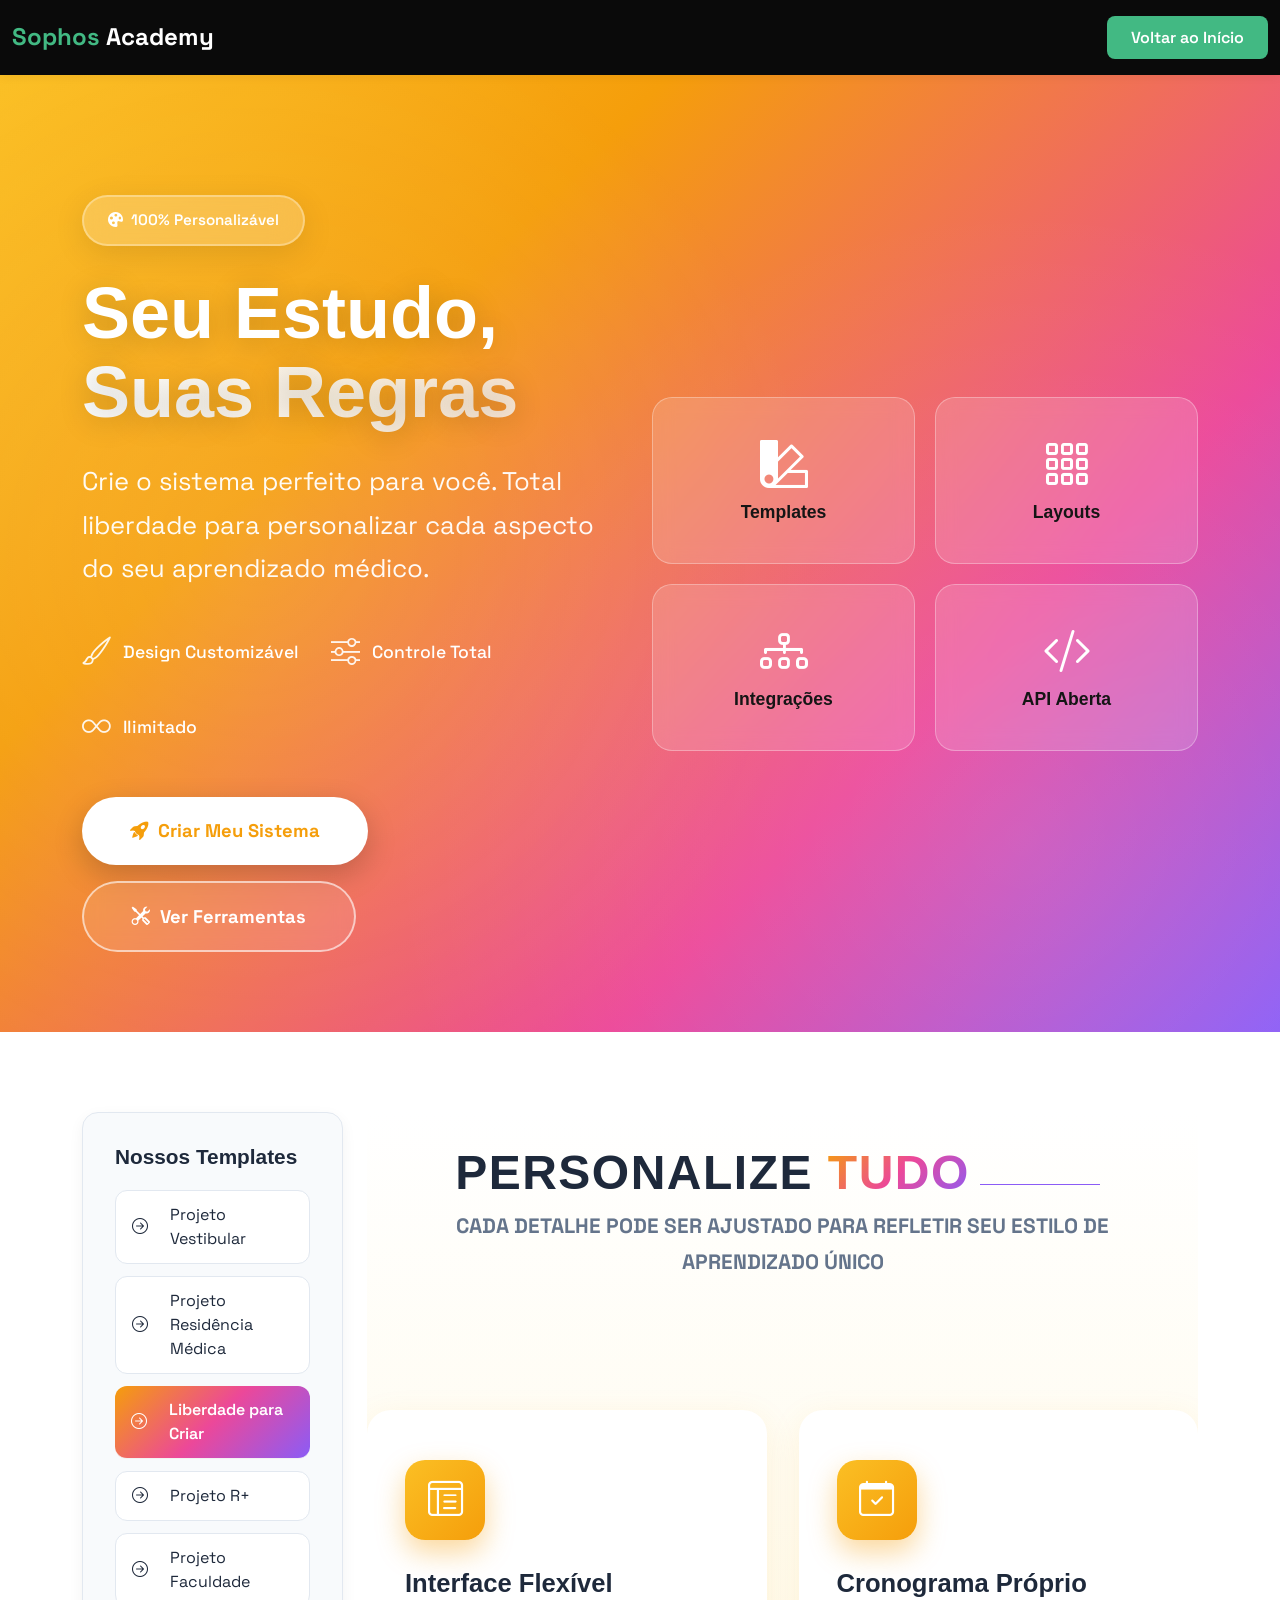
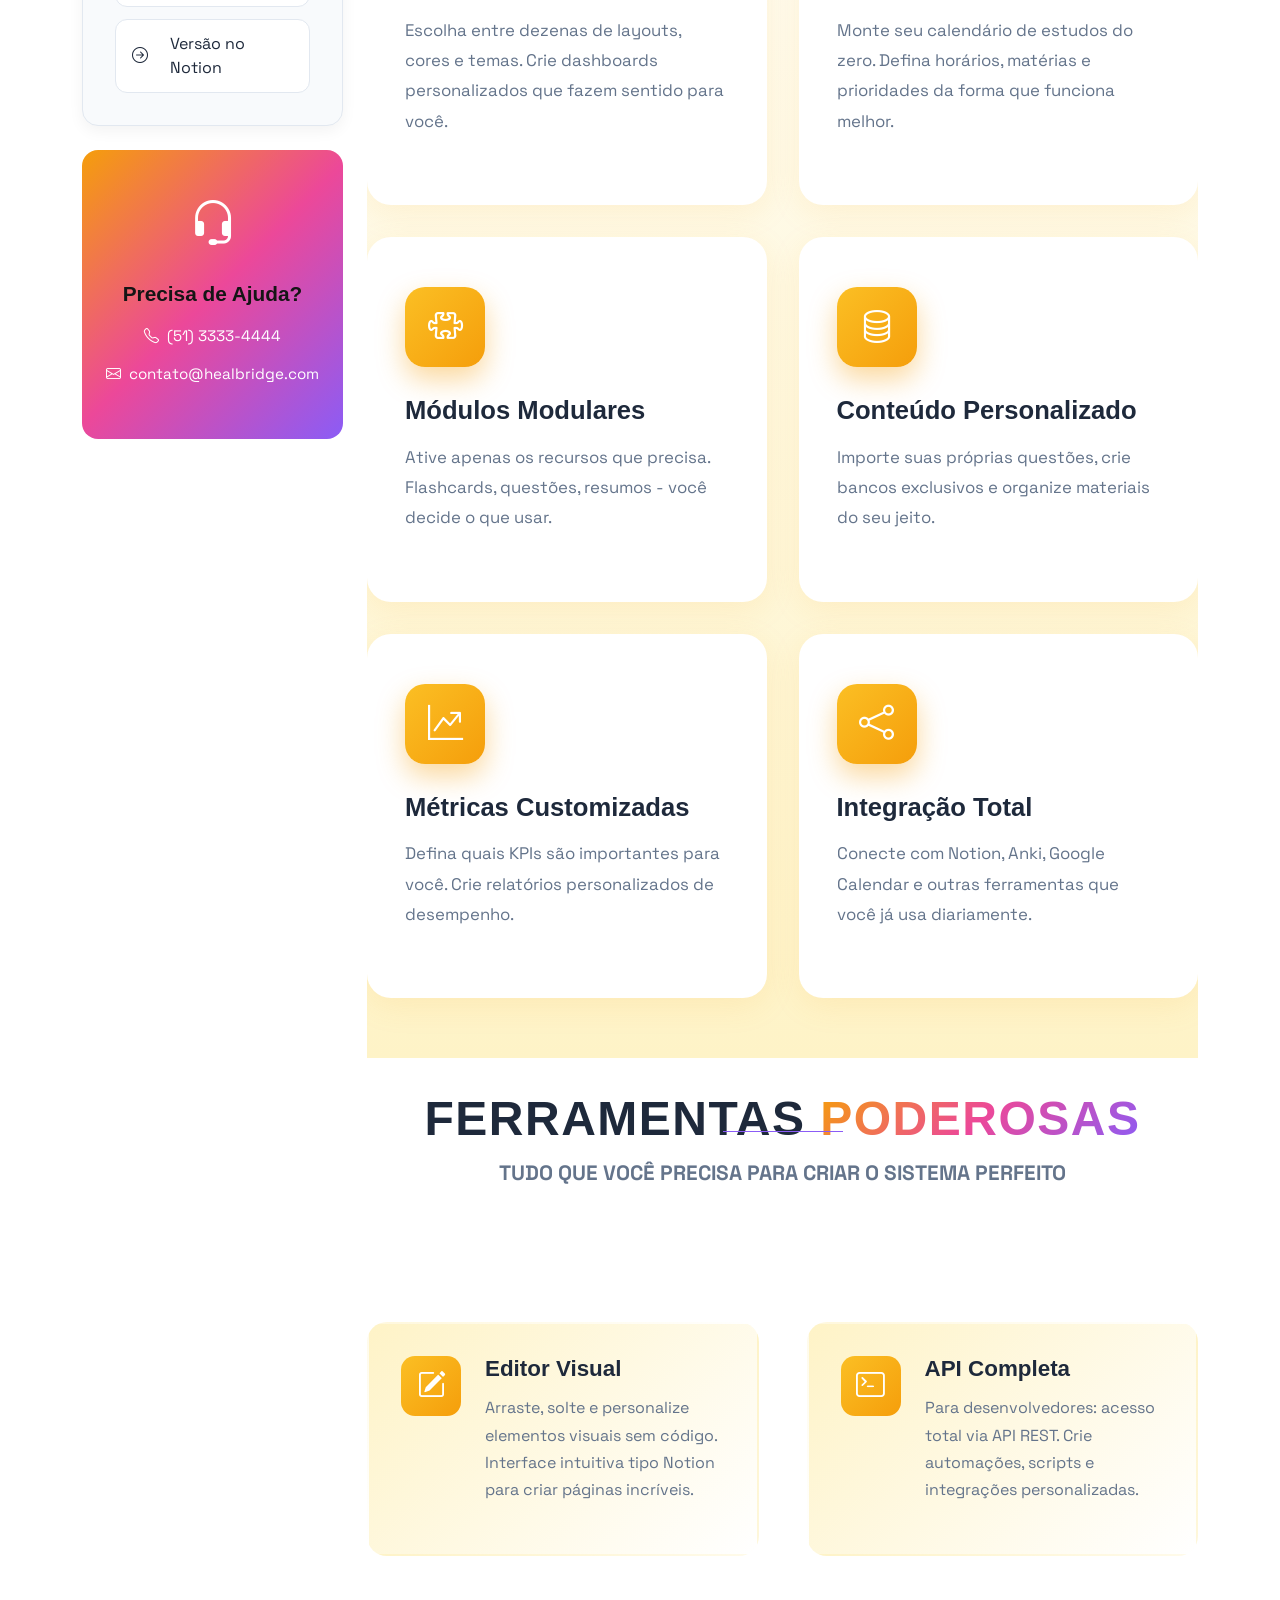
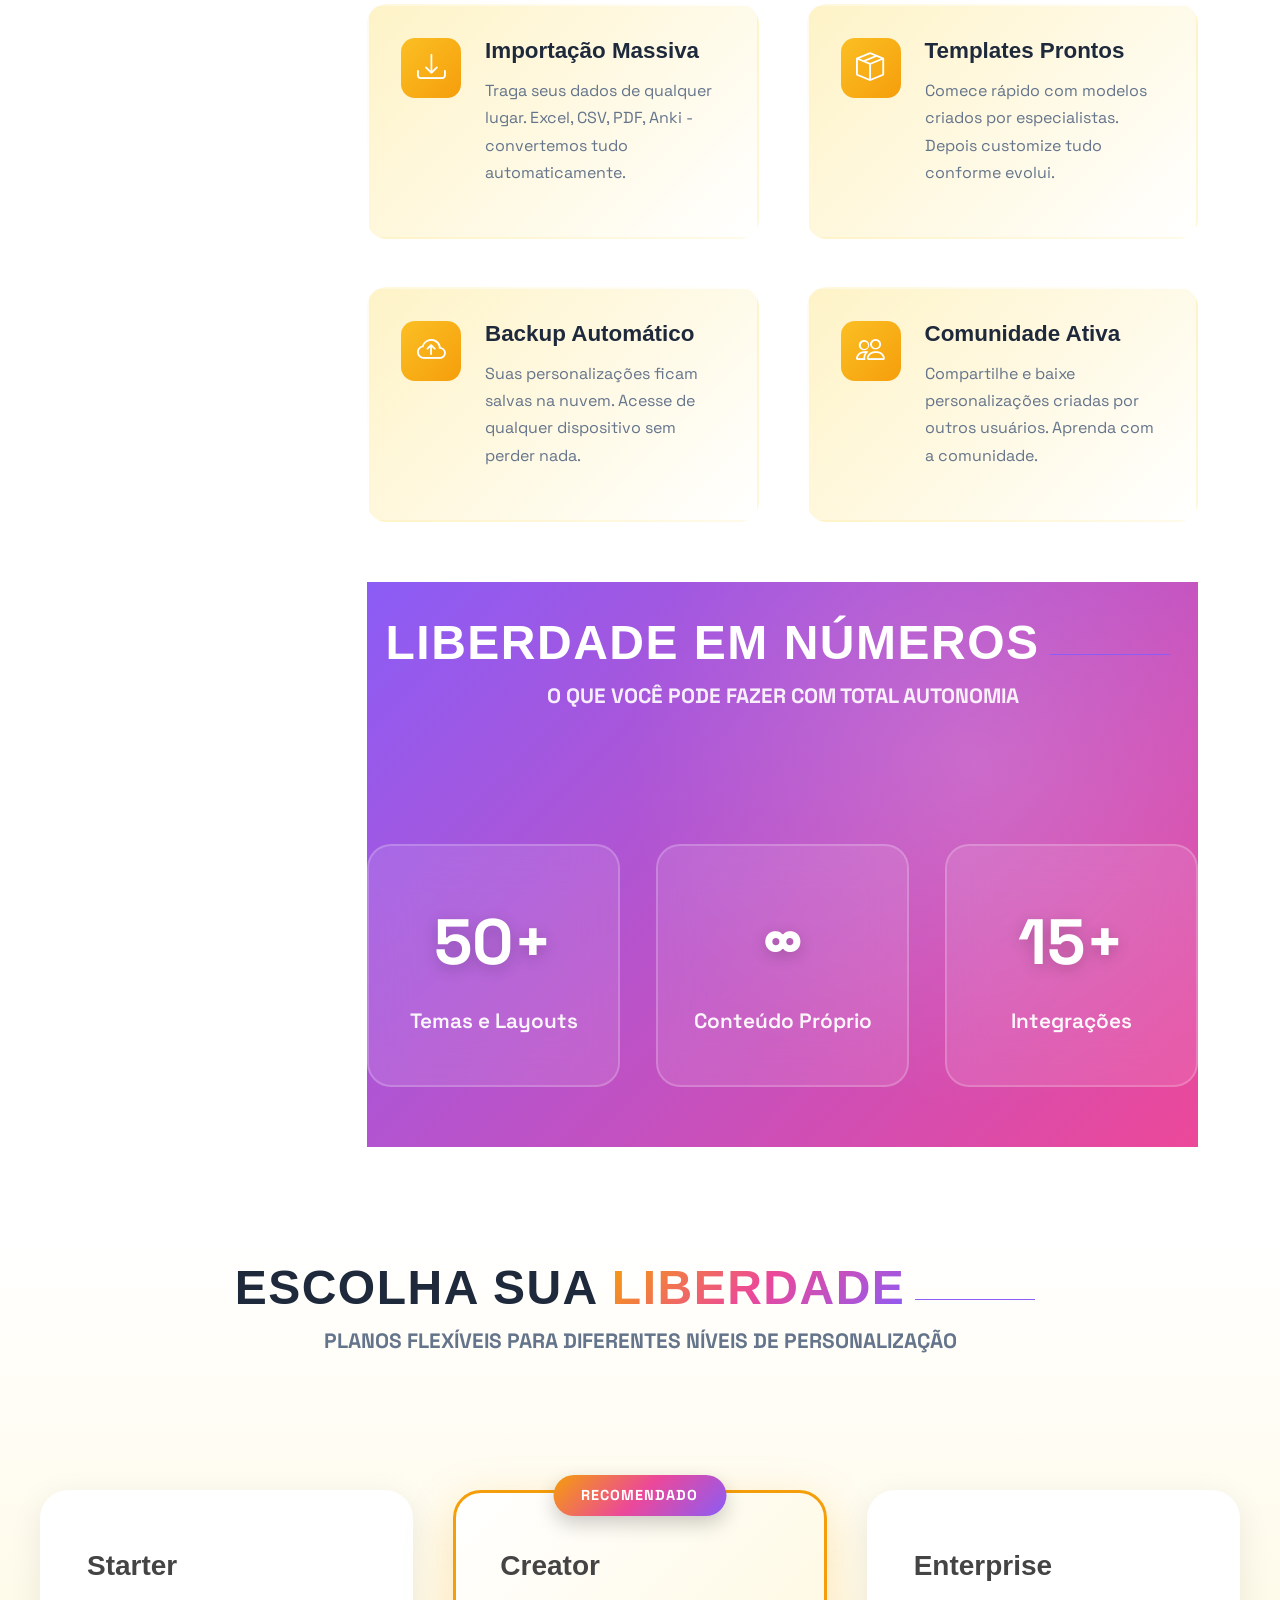
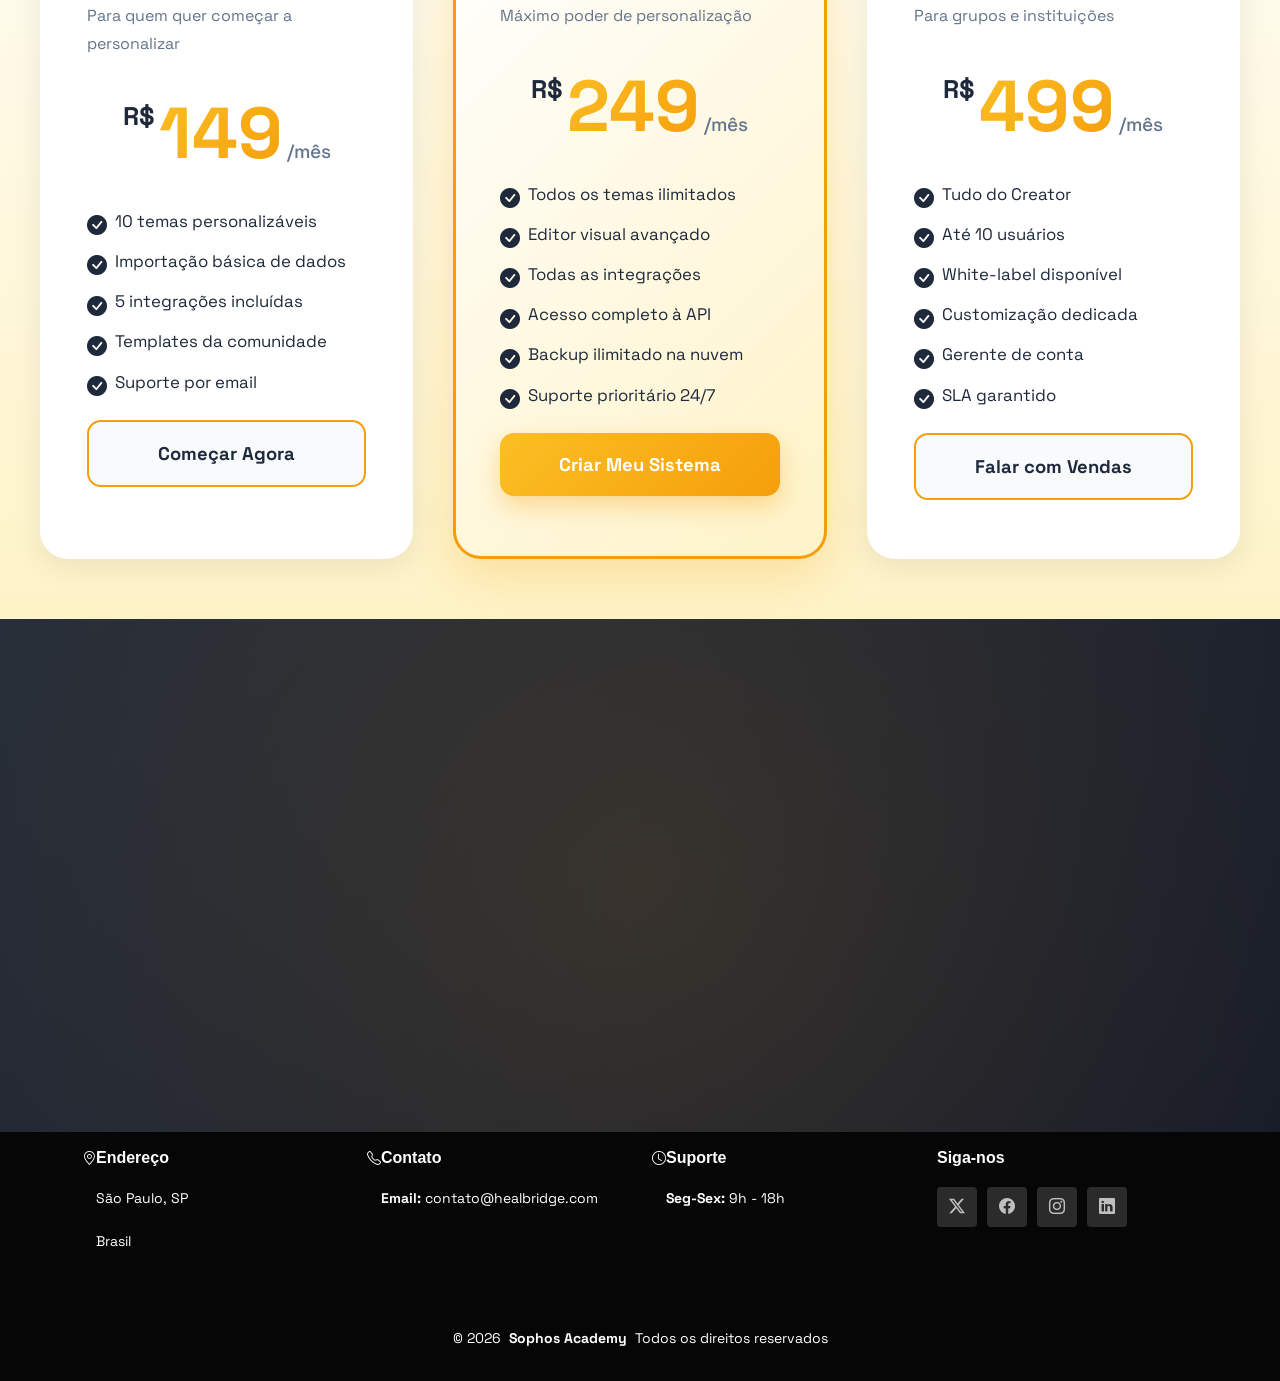
<file: service-details-criar.html>
<!DOCTYPE html>
<html lang="pt-BR">

<head>
  <meta charset="utf-8">
  <meta content="width=device-width, initial-scale=1.0" name="viewport">
  <title>Liberdade para Criar - Sophos Academy | Sistema Personalizável</title>
  <meta name="description" content="Crie seu próprio sistema de estudos médicos. Total flexibilidade e personalização.">
  <meta name="keywords" content="sistema personalizável, estudos médicos, flexibilidade, criatividade">

  <!-- Favicons -->
  <link href="assets/img/favicon.png" rel="icon">
  <link href="assets/img/apple-touch-icon.png" rel="apple-touch-icon">

  <!-- Fonts -->
  <link href="https://fonts.googleapis.com" rel="preconnect">
  <link href="https://fonts.gstatic.com" rel="preconnect" crossorigin>
  <link href="https://fonts.googleapis.com/css2?family=Space+Grotesk:wght@300;400;500;600;700&family=Poppins:wght@300;400;500;600;700;800;900&display=swap" rel="stylesheet">

  <!-- Vendor CSS Files -->
  <link href="assets/vendor/bootstrap/css/bootstrap.min.css" rel="stylesheet">
  <link href="assets/vendor/bootstrap-icons/bootstrap-icons.css" rel="stylesheet">
  <link href="assets/vendor/aos/aos.css" rel="stylesheet">
  <link href="assets/vendor/swiper/swiper-bundle.min.css" rel="stylesheet">
  <link href="assets/vendor/glightbox/css/glightbox.min.css" rel="stylesheet">

  <!-- Main CSS File -->
  <link href="assets/css/main.css" rel="stylesheet">

  <style>
    :root {
      --primary-color: #f59e0b;
      --primary-dark: #d97706;
      --primary-light: #fbbf24;
      --secondary-color: #ec4899;
      --accent-color: #8b5cf6;
      --text-dark: #1e293b;
      --text-light: #64748b;
      --bg-gradient: linear-gradient(135deg, #f59e0b 0%, #ec4899 50%, #8b5cf6 100%);
      --creative-gradient: linear-gradient(135deg, #fbbf24 0%, #f59e0b 100%);
    }

    * {
      margin: 0;
      padding: 0;
      box-sizing: border-box;
    }

    body {
      font-family: 'Space Grotesk', sans-serif;
      color: var(--text-dark);
      overflow-x: hidden;
    }

    /* Hero Section */
    .hero-criar {
      position: relative;
      min-height: 100vh;
      display: flex;
      align-items: center;
      background: linear-gradient(135deg, #fbbf24 0%, #f59e0b 30%, #ec4899 70%, #8b5cf6 100%);
      overflow: hidden;
      padding: 120px 0 80px;
    }

    .hero-criar::before {
      content: '';
      position: absolute;
      top: 0;
      left: 0;
      right: 0;
      bottom: 0;
      background-image:
        radial-gradient(circle at 20% 50%, rgba(255, 255, 255, 0.1) 0%, transparent 50%),
        radial-gradient(circle at 80% 80%, rgba(255, 255, 255, 0.1) 0%, transparent 50%);
      animation: pulse 8s ease-in-out infinite;
    }

    @keyframes pulse {
      0%, 100% { opacity: 1; }
      50% { opacity: 0.5; }
    }

    .hero-content {
      position: relative;
      z-index: 2;
    }

    .hero-badge {
      display: inline-flex;
      align-items: center;
      gap: 8px;
      background: rgba(255, 255, 255, 0.2);
      backdrop-filter: blur(15px);
      padding: 12px 24px;
      border-radius: 50px;
      color: #fff;
      font-size: 0.95rem;
      font-weight: 600;
      margin-bottom: 28px;
      border: 2px solid rgba(255, 255, 255, 0.3);
      box-shadow: 0 8px 32px rgba(0, 0, 0, 0.1);
    }

    .hero-title {
      font-size: 4.5rem;
      font-weight: 700;
      color: #fff;
      line-height: 1.1;
      margin-bottom: 28px;
      text-shadow: 0 4px 30px rgba(0, 0, 0, 0.2);
    }

    .hero-title .highlight {
      background: linear-gradient(to right, #fff, rgba(255, 255, 255, 0.8));
      -webkit-background-clip: text;
      background-clip: text;
      -webkit-text-fill-color: transparent;
      font-weight: 800;
    }

    .hero-subtitle {
      font-size: 1.6rem;
      color: rgba(255, 255, 255, 0.95);
      margin-bottom: 36px;
      font-weight: 400;
      line-height: 1.7;
      max-width: 600px;
    }

    .creativity-features {
      display: flex;
      gap: 32px;
      margin: 40px 0;
      flex-wrap: wrap;
    }

    .creativity-item {
      display: flex;
      align-items: center;
      gap: 12px;
      color: #fff;
      font-size: 1.1rem;
      font-weight: 500;
    }

    .creativity-item i {
      font-size: 1.8rem;
      color: rgba(255, 255, 255, 0.9);
    }

    .hero-cta-group {
      display: flex;
      gap: 16px;
      margin-top: 48px;
      flex-wrap: wrap;
    }

    .btn-hero-primary {
      padding: 20px 48px;
      font-size: 1.15rem;
      font-weight: 700;
      background: #fff;
      color: var(--primary-color);
      border: none;
      border-radius: 50px;
      cursor: pointer;
      transition: all 0.4s ease;
      box-shadow: 0 10px 30px rgba(0, 0, 0, 0.2);
      text-decoration: none;
      display: inline-flex;
      align-items: center;
      gap: 10px;
    }

    .btn-hero-primary:hover {
      transform: translateY(-4px) scale(1.02);
      box-shadow: 0 15px 40px rgba(0, 0, 0, 0.3);
      color: var(--primary-dark);
    }

    .btn-hero-secondary {
      padding: 20px 48px;
      font-size: 1.15rem;
      font-weight: 700;
      background: rgba(255, 255, 255, 0.1);
      color: #fff;
      border: 2px solid rgba(255, 255, 255, 0.6);
      border-radius: 50px;
      cursor: pointer;
      transition: all 0.4s ease;
      text-decoration: none;
      display: inline-flex;
      align-items: center;
      gap: 10px;
      backdrop-filter: blur(10px);
    }

    .btn-hero-secondary:hover {
      background: rgba(255, 255, 255, 0.2);
      border-color: #fff;
      transform: translateY(-4px);
      color: #fff;
    }

    .hero-visual {
      position: relative;
      z-index: 2;
    }

    .creative-grid {
      display: grid;
      grid-template-columns: repeat(2, 1fr);
      gap: 20px;
      animation: float 6s ease-in-out infinite;
    }

    .grid-item {
      background: rgba(255, 255, 255, 0.15);
      backdrop-filter: blur(10px);
      border: 1px solid rgba(255, 255, 255, 0.3);
      border-radius: 20px;
      padding: 32px;
      text-align: center;
      color: #fff;
      transition: all 0.3s ease;
    }

    .grid-item:hover {
      background: rgba(255, 255, 255, 0.25);
      transform: translateY(-8px);
    }

    .grid-item i {
      font-size: 3rem;
      margin-bottom: 12px;
    }

    .grid-item h5 {
      font-size: 1.1rem;
      font-weight: 600;
    }

    @keyframes float {
      0%, 100% { transform: translateY(0px); }
      50% { transform: translateY(-25px); }
    }

    /* Customization Section */
    .customization-section {
      padding: 120px 0;
      background: linear-gradient(180deg, #fff 0%, #fef3c7 100%);
    }

    .section-title {
      text-align: center;
      margin-bottom: 70px;
    }

    .section-title h2 {
      font-size: 3rem;
      font-weight: 800;
      color: var(--text-dark);
      margin-bottom: 20px;
    }

    .section-title .gradient-text {
      background: var(--bg-gradient);
      -webkit-background-clip: text;
      background-clip: text;
      -webkit-text-fill-color: transparent;
    }

    .section-title p {
      font-size: 1.3rem;
      color: var(--text-light);
      max-width: 750px;
      margin: 0 auto;
    }

    .custom-cards {
      display: grid;
      grid-template-columns: repeat(auto-fit, minmax(300px, 1fr));
      gap: 32px;
    }

    .custom-card {
      background: #fff;
      border-radius: 24px;
      padding: 48px 36px;
      box-shadow: 0 8px 32px rgba(245, 158, 11, 0.1);
      border: 2px solid transparent;
      transition: all 0.4s ease;
      position: relative;
      overflow: hidden;
    }

    .custom-card::before {
      content: '';
      position: absolute;
      top: 0;
      left: 0;
      width: 100%;
      height: 6px;
      background: var(--creative-gradient);
      transform: scaleX(0);
      transform-origin: left;
      transition: transform 0.4s ease;
    }

    .custom-card:hover {
      transform: translateY(-12px);
      box-shadow: 0 16px 48px rgba(245, 158, 11, 0.25);
      border-color: var(--primary-color);
    }

    .custom-card:hover::before {
      transform: scaleX(1);
    }

    .custom-icon {
      width: 80px;
      height: 80px;
      background: var(--creative-gradient);
      border-radius: 20px;
      display: flex;
      align-items: center;
      justify-content: center;
      margin-bottom: 28px;
      font-size: 2.2rem;
      color: #fff;
      box-shadow: 0 12px 28px rgba(245, 158, 11, 0.4);
      transition: all 0.3s ease;
    }

    .custom-card:hover .custom-icon {
      transform: rotateY(360deg);
    }

    .custom-card h4 {
      font-size: 1.6rem;
      font-weight: 700;
      color: var(--text-dark);
      margin-bottom: 16px;
    }

    .custom-card p {
      color: var(--text-light);
      font-size: 1.05rem;
      line-height: 1.8;
    }

    /* Tools Showcase */
    .tools-section {
      padding: 120px 0;
      background: #fff;
    }

    .tools-grid {
      display: grid;
      grid-template-columns: repeat(2, 1fr);
      gap: 48px;
      margin-top: 60px;
    }

    .tool-feature {
      display: flex;
      gap: 24px;
      align-items: start;
      padding: 32px;
      background: linear-gradient(135deg, #fef3c7 0%, #fff 100%);
      border-radius: 20px;
      transition: all 0.3s ease;
      border: 2px solid transparent;
    }

    .tool-feature:hover {
      transform: translateX(10px);
      border-color: var(--primary-color);
      box-shadow: 0 8px 24px rgba(245, 158, 11, 0.15);
    }

    .tool-icon {
      width: 60px;
      height: 60px;
      background: var(--creative-gradient);
      border-radius: 14px;
      display: flex;
      align-items: center;
      justify-content: center;
      font-size: 1.8rem;
      color: #fff;
      flex-shrink: 0;
    }

    .tool-content h5 {
      font-size: 1.4rem;
      font-weight: 700;
      color: var(--text-dark);
      margin-bottom: 12px;
    }

    .tool-content p {
      color: var(--text-light);
      line-height: 1.7;
    }

    /* Flexibility Section */
    .flexibility-section {
      padding: 120px 0;
      background: linear-gradient(135deg, #8b5cf6 0%, #ec4899 100%);
      color: #fff;
      position: relative;
      overflow: hidden;
    }

    .flexibility-section::before {
      content: '';
      position: absolute;
      top: -30%;
      right: -15%;
      width: 700px;
      height: 700px;
      background: radial-gradient(circle, rgba(255, 255, 255, 0.15) 0%, transparent 70%);
      border-radius: 50%;
    }

    .flexibility-cards {
      display: grid;
      grid-template-columns: repeat(3, 1fr);
      gap: 36px;
      margin-top: 60px;
      position: relative;
      z-index: 2;
    }

    .flex-card {
      background: rgba(255, 255, 255, 0.1);
      backdrop-filter: blur(20px);
      border: 2px solid rgba(255, 255, 255, 0.2);
      border-radius: 24px;
      padding: 48px 32px;
      text-align: center;
      transition: all 0.4s ease;
    }

    .flex-card:hover {
      background: rgba(255, 255, 255, 0.2);
      transform: scale(1.05);
      border-color: rgba(255, 255, 255, 0.4);
    }

    .flex-number {
      font-size: 4rem;
      font-weight: 900;
      display: block;
      margin-bottom: 16px;
      text-shadow: 0 4px 16px rgba(0, 0, 0, 0.2);
    }

    .flex-label {
      font-size: 1.3rem;
      font-weight: 600;
      opacity: 0.95;
    }

    /* Pricing Section */
    .pricing-section {
      padding: 120px 0;
      background: linear-gradient(180deg, #fff 0%, #fef3c7 100%);
    }

    .pricing-container {
      display: grid;
      grid-template-columns: repeat(auto-fit, minmax(340px, 1fr));
      gap: 40px;
      margin-top: 70px;
      max-width: 1200px;
      margin-left: auto;
      margin-right: auto;
    }

    .pricing-card {
      background: #fff;
      border-radius: 28px;
      padding: 56px 44px;
      box-shadow: 0 8px 32px rgba(0, 0, 0, 0.08);
      border: 3px solid transparent;
      transition: all 0.4s ease;
      position: relative;
    }

    .pricing-card.featured {
      border-color: var(--primary-color);
      box-shadow: 0 16px 48px rgba(245, 158, 11, 0.25);
      transform: scale(1.05);
      background: linear-gradient(135deg, #fff 0%, #fef3c7 100%);
    }

    .pricing-badge {
      position: absolute;
      top: -18px;
      left: 50%;
      transform: translateX(-50%);
      background: var(--bg-gradient);
      color: #fff;
      padding: 10px 28px;
      border-radius: 50px;
      font-size: 0.9rem;
      font-weight: 700;
      text-transform: uppercase;
      letter-spacing: 1px;
      box-shadow: 0 8px 20px rgba(0, 0, 0, 0.2);
    }

    .pricing-card:hover {
      transform: translateY(-10px);
      box-shadow: 0 20px 56px rgba(0, 0, 0, 0.15);
    }

    .pricing-card.featured:hover {
      transform: scale(1.07) translateY(-10px);
    }

    .plan-name {
      font-size: 1.8rem;
      font-weight: 700;
      color: var(--text-dark);
      margin-bottom: 16px;
    }

    .plan-description {
      color: var(--text-light);
      margin-bottom: 28px;
      font-size: 1rem;
      line-height: 1.6;
    }

    .plan-price {
      margin: 40px 0;
      text-align: center;
    }

    .price-currency {
      font-size: 1.6rem;
      font-weight: 700;
      color: var(--text-dark);
      vertical-align: top;
    }

    .price-value {
      font-size: 4.5rem;
      font-weight: 900;
      background: var(--creative-gradient);
      -webkit-background-clip: text;
      background-clip: text;
      -webkit-text-fill-color: transparent;
      line-height: 1;
    }

    .price-period {
      font-size: 1.2rem;
      color: var(--text-light);
      font-weight: 500;
    }

    .plan-features {
      list-style: none;
      padding: 0;
      margin: 36px 0;
    }

    .plan-features li {
      padding: 14px 0;
      color: var(--text-dark);
      display: flex;
      align-items: center;
      gap: 14px;
      font-size: 1.05rem;
    }

    .plan-features li i {
      color: var(--primary-color);
      font-size: 1.3rem;
      flex-shrink: 0;
    }

    .btn-pricing {
      width: 100%;
      padding: 18px;
      font-size: 1.15rem;
      font-weight: 700;
      border-radius: 14px;
      border: none;
      cursor: pointer;
      transition: all 0.3s ease;
      text-decoration: none;
      display: inline-block;
      text-align: center;
    }

    .btn-pricing-primary {
      background: var(--creative-gradient);
      color: #fff;
      box-shadow: 0 10px 25px rgba(245, 158, 11, 0.35);
    }

    .btn-pricing-primary:hover {
      transform: translateY(-3px);
      box-shadow: 0 14px 32px rgba(245, 158, 11, 0.45);
      color: #fff;
    }

    .btn-pricing-secondary {
      background: #f8fafc;
      color: var(--text-dark);
      border: 2px solid var(--primary-color);
    }

    .btn-pricing-secondary:hover {
      background: var(--primary-light);
      color: #fff;
      transform: translateY(-3px);
    }

    /* CTA Section */
    .cta-final {
      padding: 120px 0;
      background: linear-gradient(135deg, #1e293b 0%, #0f172a 100%);
      color: #fff;
      text-align: center;
      position: relative;
      overflow: hidden;
    }

    .cta-final::before {
      content: '';
      position: absolute;
      top: -50%;
      left: -50%;
      width: 200%;
      height: 200%;
      background: radial-gradient(circle, rgba(245, 158, 11, 0.15) 0%, transparent 70%);
      animation: rotate 20s linear infinite;
    }

    @keyframes rotate {
      from { transform: rotate(0deg); }
      to { transform: rotate(360deg); }
    }

    .cta-content {
      position: relative;
      z-index: 2;
      max-width: 900px;
      margin: 0 auto;
    }

    .cta-final h2 {
      font-size: 3.5rem;
      font-weight: 900;
      margin-bottom: 28px;
      line-height: 1.2;
    }

    .cta-final .gradient-text {
      background: var(--bg-gradient);
      -webkit-background-clip: text;
      background-clip: text;
      -webkit-text-fill-color: transparent;
    }

    .cta-final p {
      font-size: 1.6rem;
      margin-bottom: 20px;
      opacity: 0.9;
      line-height: 1.6;
    }

    .btn-cta-large {
      padding: 24px 60px;
      font-size: 1.4rem;
      font-weight: 800;
      background: var(--bg-gradient);
      color: #fff;
      border: none;
      border-radius: 50px;
      cursor: pointer;
      transition: all 0.4s ease;
      box-shadow: 0 14px 40px rgba(0, 0, 0, 0.3);
      text-decoration: none;
      display: inline-flex;
      align-items: center;
      gap: 14px;
      margin-top: 40px;
    }

    .btn-cta-large:hover {
      transform: translateY(-5px) scale(1.03);
      box-shadow: 0 20px 50px rgba(0, 0, 0, 0.4);
      color: #fff;
    }

    /* Responsive */
    @media (max-width: 992px) {
      .hero-title {
        font-size: 3rem;
      }

      .hero-subtitle {
        font-size: 1.3rem;
      }

      .tools-grid {
        grid-template-columns: 1fr;
      }

      .flexibility-cards {
        grid-template-columns: 1fr;
      }

      .creative-grid {
        grid-template-columns: 1fr;
      }
    }

    @media (max-width: 768px) {
      .hero-title {
        font-size: 2.5rem;
      }

      .section-title h2 {
        font-size: 2.2rem;
      }

      .cta-final h2 {
        font-size: 2.5rem;
      }

      .pricing-card.featured {
        transform: scale(1);
      }

      .hero-cta-group {
        flex-direction: column;
      }

      .btn-hero-primary,
      .btn-hero-secondary {
        width: 100%;
        justify-content: center;
      }
    }

  </style>
</head>

<body class="service-details-page">

  <!-- Navbar - ESPECIFICACOES EXATAS DO TEMPLATE-HUB.HTML -->
  <nav style="background:#0a0a0a !important;box-shadow:0 2px 10px rgba(0,0,0,0.05) !important;padding:16px 0 !important;position:sticky !important;top:0 !important;z-index:9999 !important;">
    <div style="width:100% !important;max-width:1320px !important;margin:0 auto !important;padding:0 12px !important;display:flex !important;align-items:center !important;justify-content:space-between !important;box-sizing:border-box !important;">
      <a href="index.html" style="font-size:24px !important;font-weight:700 !important;color:#fff !important;text-decoration:none !important;line-height:1.2 !important;padding:0 !important;margin:0 !important;"><span style="color:#42b983 !important;">Sophos</span> Academy</a>
      <a href="index.html" style="background:#42b983 !important;color:#fff !important;border:none !important;padding:9.6px 24px !important;border-radius:8px !important;font-weight:600 !important;font-size:16px !important;text-decoration:none !important;display:inline-block !important;margin:0 !important;line-height:1.5 !important;">Voltar ao Início</a>
    </div>
  </nav>

  <main class="main">

    <!-- Hero Section -->
    <section class="hero-criar">
      <div class="container">
        <div class="row align-items-center">
          <div class="col-lg-6 hero-content" data-aos="fade-right">
            <div class="hero-badge">
              <i class="bi bi-palette-fill"></i>
              <span>100% Personalizável</span>
            </div>
            <h1 class="hero-title">
              Seu Estudo, <span class="highlight">Suas Regras</span>
            </h1>
            <p class="hero-subtitle">
              Crie o sistema perfeito para você. Total liberdade para personalizar cada aspecto do seu aprendizado médico.
            </p>

            <div class="creativity-features">
              <div class="creativity-item">
                <i class="bi bi-brush"></i>
                <span>Design Customizável</span>
              </div>
              <div class="creativity-item">
                <i class="bi bi-sliders"></i>
                <span>Controle Total</span>
              </div>
              <div class="creativity-item">
                <i class="bi bi-infinity"></i>
                <span>Ilimitado</span>
              </div>
            </div>

            <div class="hero-cta-group">
              <a href="#pricing" class="btn-hero-primary">
                <i class="bi bi-rocket-takeoff-fill"></i>
                Criar Meu Sistema
              </a>
              <a href="#tools" class="btn-hero-secondary">
                <i class="bi bi-tools"></i>
                Ver Ferramentas
              </a>
            </div>
          </div>

          <div class="col-lg-6 hero-visual" data-aos="fade-left" data-aos-delay="200">
            <div class="creative-grid">
              <div class="grid-item">
                <i class="bi bi-palette2"></i>
                <h5>Templates</h5>
              </div>
              <div class="grid-item">
                <i class="bi bi-grid-3x3-gap"></i>
                <h5>Layouts</h5>
              </div>
              <div class="grid-item">
                <i class="bi bi-diagram-3"></i>
                <h5>Integrações</h5>
              </div>
              <div class="grid-item">
                <i class="bi bi-code-slash"></i>
                <h5>API Aberta</h5>
              </div>
            </div>
          </div>
        </div>
      </div>
    </section>

    <!-- Product Details with Sidebar -->
    <section class="product-details-section" style="padding: 80px 0; background: #fff;">
      <div class="container">
        <div class="row gy-5">

          <!-- Sidebar -->
          <div class="col-lg-3" data-aos="fade-right">

            <div class="service-box" style="background: #f8fafc; border-radius: 16px; padding: 32px; margin-bottom: 24px; border: 1px solid #e2e8f0;">
              <h4 style="font-size: 1.3rem; font-weight: 700; color: var(--text-dark); margin-bottom: 20px;">Nossos Templates</h4>
              <div class="services-list" style="display: flex; flex-direction: column; gap: 12px;">
                <a href="service-details-vestibular.html" style="display: flex; align-items: center; gap: 12px; padding: 12px 16px; background: #fff; color: var(--text-dark); border-radius: 12px; text-decoration: none; transition: all 0.3s ease; border: 1px solid #e2e8f0;"><i class="bi bi-arrow-right-circle"></i><span>Projeto Vestibular</span></a>
                <a href="service-details-residencia.html" style="display: flex; align-items: center; gap: 12px; padding: 12px 16px; background: #fff; color: var(--text-dark); border-radius: 12px; text-decoration: none; transition: all 0.3s ease; border: 1px solid #e2e8f0;"><i class="bi bi-arrow-right-circle"></i><span>Projeto Residência Médica</span></a>
                <a href="service-details-criar.html" class="active" style="display: flex; align-items: center; gap: 12px; padding: 12px 16px; background: var(--bg-gradient); color: #fff; border-radius: 12px; text-decoration: none; transition: all 0.3s ease; font-weight: 600;"><i class="bi bi-arrow-right-circle"></i><span>Liberdade para Criar</span></a>
                <a href="service-details-rplus.html" style="display: flex; align-items: center; gap: 12px; padding: 12px 16px; background: #fff; color: var(--text-dark); border-radius: 12px; text-decoration: none; transition: all 0.3s ease; border: 1px solid #e2e8f0;"><i class="bi bi-arrow-right-circle"></i><span>Projeto R+</span></a>
                <a href="service-details-faculdade.html" style="display: flex; align-items: center; gap: 12px; padding: 12px 16px; background: #fff; color: var(--text-dark); border-radius: 12px; text-decoration: none; transition: all 0.3s ease; border: 1px solid #e2e8f0;"><i class="bi bi-arrow-right-circle"></i><span>Projeto Faculdade</span></a>
                <a href="service-details-notion.html" style="display: flex; align-items: center; gap: 12px; padding: 12px 16px; background: #fff; color: var(--text-dark); border-radius: 12px; text-decoration: none; transition: all 0.3s ease; border: 1px solid #e2e8f0;"><i class="bi bi-arrow-right-circle"></i><span>Versão no Notion</span></a>
              </div>
            </div>

            <div class="help-box" style="background: var(--bg-gradient); border-radius: 16px; padding: 40px 32px; text-align: center; color: #fff;">
              <i class="bi bi-headset" style="font-size: 3rem; margin-bottom: 20px; display: block;"></i>
              <h4 style="font-size: 1.3rem; font-weight: 700; margin-bottom: 16px;">Precisa de Ajuda?</h4>
              <p style="display: flex; align-items: center; justify-content: center; gap: 8px; margin: 12px 0; font-size: 0.95rem;"><i class="bi bi-telephone"></i> <span>(51) 3333-4444</span></p>
              <p style="display: flex; align-items: center; justify-content: center; gap: 8px; margin: 12px 0; font-size: 0.95rem;"><i class="bi bi-envelope"></i> <a href="mailto:contato@healbridge.com" style="color: #fff; text-decoration: none;">contato@healbridge.com</a></p>
            </div>

          </div>

          <!-- Main Content -->
          <div class="col-lg-9" data-aos="fade-left">

    <!-- Customization Section -->
    <section class="customization-section" style="padding: 60px 0;">
        <div class="section-title" data-aos="fade-up">
          <h2>Personalize <span class="gradient-text">Tudo</span></h2>
          <p>Cada detalhe pode ser ajustado para refletir seu estilo de aprendizado único</p>
        </div>

        <div class="custom-cards">
          <div class="custom-card" data-aos="fade-up" data-aos-delay="100">
            <div class="custom-icon">
              <i class="bi bi-layout-text-window-reverse"></i>
            </div>
            <h4>Interface Flexível</h4>
            <p>Escolha entre dezenas de layouts, cores e temas. Crie dashboards personalizados que fazem sentido para você.</p>
          </div>

          <div class="custom-card" data-aos="fade-up" data-aos-delay="200">
            <div class="custom-icon">
              <i class="bi bi-calendar-check"></i>
            </div>
            <h4>Cronograma Próprio</h4>
            <p>Monte seu calendário de estudos do zero. Defina horários, matérias e prioridades da forma que funciona melhor.</p>
          </div>

          <div class="custom-card" data-aos="fade-up" data-aos-delay="300">
            <div class="custom-icon">
              <i class="bi bi-puzzle"></i>
            </div>
            <h4>Módulos Modulares</h4>
            <p>Ative apenas os recursos que precisa. Flashcards, questões, resumos - você decide o que usar.</p>
          </div>

          <div class="custom-card" data-aos="fade-up" data-aos-delay="400">
            <div class="custom-icon">
              <i class="bi bi-database"></i>
            </div>
            <h4>Conteúdo Personalizado</h4>
            <p>Importe suas próprias questões, crie bancos exclusivos e organize materiais do seu jeito.</p>
          </div>

          <div class="custom-card" data-aos="fade-up" data-aos-delay="500">
            <div class="custom-icon">
              <i class="bi bi-graph-up-arrow"></i>
            </div>
            <h4>Métricas Customizadas</h4>
            <p>Defina quais KPIs são importantes para você. Crie relatórios personalizados de desempenho.</p>
          </div>

          <div class="custom-card" data-aos="fade-up" data-aos-delay="600">
            <div class="custom-icon">
              <i class="bi bi-share"></i>
            </div>
            <h4>Integração Total</h4>
            <p>Conecte com Notion, Anki, Google Calendar e outras ferramentas que você já usa diariamente.</p>
          </div>
        </div>
    </section>

    <!-- Tools Section -->
    <section id="tools" class="tools-section" style="padding: 60px 0;">
        <div class="section-title" data-aos="fade-up">
          <h2>Ferramentas <span class="gradient-text">Poderosas</span></h2>
          <p>Tudo que você precisa para criar o sistema perfeito</p>
        </div>

        <div class="tools-grid">
          <div class="tool-feature" data-aos="fade-right" data-aos-delay="100">
            <div class="tool-icon">
              <i class="bi bi-pencil-square"></i>
            </div>
            <div class="tool-content">
              <h5>Editor Visual</h5>
              <p>Arraste, solte e personalize elementos visuais sem código. Interface intuitiva tipo Notion para criar páginas incríveis.</p>
            </div>
          </div>

          <div class="tool-feature" data-aos="fade-left" data-aos-delay="200">
            <div class="tool-icon">
              <i class="bi bi-terminal"></i>
            </div>
            <div class="tool-content">
              <h5>API Completa</h5>
              <p>Para desenvolvedores: acesso total via API REST. Crie automações, scripts e integrações personalizadas.</p>
            </div>
          </div>

          <div class="tool-feature" data-aos="fade-right" data-aos-delay="300">
            <div class="tool-icon">
              <i class="bi bi-download"></i>
            </div>
            <div class="tool-content">
              <h5>Importação Massiva</h5>
              <p>Traga seus dados de qualquer lugar. Excel, CSV, PDF, Anki - convertemos tudo automaticamente.</p>
            </div>
          </div>

          <div class="tool-feature" data-aos="fade-left" data-aos-delay="400">
            <div class="tool-icon">
              <i class="bi bi-box-seam"></i>
            </div>
            <div class="tool-content">
              <h5>Templates Prontos</h5>
              <p>Comece rápido com modelos criados por especialistas. Depois customize tudo conforme evolui.</p>
            </div>
          </div>

          <div class="tool-feature" data-aos="fade-right" data-aos-delay="500">
            <div class="tool-icon">
              <i class="bi bi-cloud-arrow-up"></i>
            </div>
            <div class="tool-content">
              <h5>Backup Automático</h5>
              <p>Suas personalizações ficam salvas na nuvem. Acesse de qualquer dispositivo sem perder nada.</p>
            </div>
          </div>

          <div class="tool-feature" data-aos="fade-left" data-aos-delay="600">
            <div class="tool-icon">
              <i class="bi bi-people"></i>
            </div>
            <div class="tool-content">
              <h5>Comunidade Ativa</h5>
              <p>Compartilhe e baixe personalizações criadas por outros usuários. Aprenda com a comunidade.</p>
            </div>
          </div>
        </div>
    </section>

    <!-- Flexibility Section -->
    <section class="flexibility-section" style="padding: 60px 0;">
        <div class="section-title" data-aos="fade-up">
          <h2 style="color: #fff;">Liberdade em Números</h2>
          <p style="color: rgba(255,255,255,0.9);">O que você pode fazer com total autonomia</p>
        </div>

        <div class="flexibility-cards">
          <div class="flex-card" data-aos="zoom-in" data-aos-delay="100">
            <span class="flex-number">50+</span>
            <span class="flex-label">Temas e Layouts</span>
          </div>

          <div class="flex-card" data-aos="zoom-in" data-aos-delay="200">
            <span class="flex-number">∞</span>
            <span class="flex-label">Conteúdo Próprio</span>
          </div>

          <div class="flex-card" data-aos="zoom-in" data-aos-delay="300">
            <span class="flex-number">15+</span>
            <span class="flex-label">Integrações</span>
          </div>
        </div>
      </div>
    </section>

    <!-- Pricing Section -->
    <section id="pricing" class="pricing-section" style="padding: 60px 0;">
        <div class="section-title" data-aos="fade-up">
          <h2>Escolha Sua <span class="gradient-text">Liberdade</span></h2>
          <p>Planos flexíveis para diferentes níveis de personalização</p>
        </div>

        <div class="pricing-container">
          <div class="pricing-card" data-aos="fade-up" data-aos-delay="100">
            <h3 class="plan-name">Starter</h3>
            <p class="plan-description">Para quem quer começar a personalizar</p>
            <div class="plan-price">
              <span class="price-currency">R$</span>
              <span class="price-value">149</span>
              <span class="price-period">/mês</span>
            </div>
            <ul class="plan-features">
              <li><i class="bi bi-check-circle-fill"></i> 10 temas personalizáveis</li>
              <li><i class="bi bi-check-circle-fill"></i> Importação básica de dados</li>
              <li><i class="bi bi-check-circle-fill"></i> 5 integrações incluídas</li>
              <li><i class="bi bi-check-circle-fill"></i> Templates da comunidade</li>
              <li><i class="bi bi-check-circle-fill"></i> Suporte por email</li>
            </ul>
            <a href="#" class="btn-pricing btn-pricing-secondary">Começar Agora</a>
          </div>

          <div class="pricing-card featured" data-aos="fade-up" data-aos-delay="200">
            <div class="pricing-badge">RECOMENDADO</div>
            <h3 class="plan-name">Creator</h3>
            <p class="plan-description">Máximo poder de personalização</p>
            <div class="plan-price">
              <span class="price-currency">R$</span>
              <span class="price-value">249</span>
              <span class="price-period">/mês</span>
            </div>
            <ul class="plan-features">
              <li><i class="bi bi-check-circle-fill"></i> Todos os temas ilimitados</li>
              <li><i class="bi bi-check-circle-fill"></i> Editor visual avançado</li>
              <li><i class="bi bi-check-circle-fill"></i> Todas as integrações</li>
              <li><i class="bi bi-check-circle-fill"></i> Acesso completo à API</li>
              <li><i class="bi bi-check-circle-fill"></i> Backup ilimitado na nuvem</li>
              <li><i class="bi bi-check-circle-fill"></i> Suporte prioritário 24/7</li>
            </ul>
            <a href="#" class="btn-pricing btn-pricing-primary">Criar Meu Sistema</a>
          </div>

          <div class="pricing-card" data-aos="fade-up" data-aos-delay="300">
            <h3 class="plan-name">Enterprise</h3>
            <p class="plan-description">Para grupos e instituições</p>
            <div class="plan-price">
              <span class="price-currency">R$</span>
              <span class="price-value">499</span>
              <span class="price-period">/mês</span>
            </div>
            <ul class="plan-features">
              <li><i class="bi bi-check-circle-fill"></i> Tudo do Creator</li>
              <li><i class="bi bi-check-circle-fill"></i> Até 10 usuários</li>
              <li><i class="bi bi-check-circle-fill"></i> White-label disponível</li>
              <li><i class="bi bi-check-circle-fill"></i> Customização dedicada</li>
              <li><i class="bi bi-check-circle-fill"></i> Gerente de conta</li>
              <li><i class="bi bi-check-circle-fill"></i> SLA garantido</li>
            </ul>
            <a href="#" class="btn-pricing btn-pricing-secondary">Falar com Vendas</a>
          </div>
        </div>
      </div>
    </section>

    <!-- CTA Final -->
    <section class="cta-final" style="padding: 60px 0;">
      <div class="cta-content" data-aos="zoom-in" style="max-width: none;">
        <h2>Pronto para <span class="gradient-text">Criar Sem Limites</span>?</h2>
        <p>Transforme seu aprendizado com ferramentas baseadas em ciência cognitiva</p>
        <p style="font-size: 1.2rem; margin-top: 24px; opacity: 0.85;">
          Comece grátis. Sem cartão de crédito. Cancele quando quiser.
        </p>
        <a href="#pricing" class="btn-cta-large">
          <i class="bi bi-stars"></i>
          Começar a Criar Agora
        </a>
        <p style="font-size: 0.95rem; margin-top: 32px; opacity: 0.75;">
          <i class="bi bi-shield-check me-2"></i>
          14 dias de teste grátis • Suporte dedicado
        </p>
      </div>
    </section>

          </div><!-- End Main Content -->

        </div><!-- End Row -->
      </div><!-- End Container -->
    </section><!-- End Product Details Section -->

  </main>

  <footer id="footer" class="footer dark-background">
    <div class="container">
      <div class="row gy-3">
        <div class="col-lg-3 col-md-6 d-flex">
          <i class="bi bi-geo-alt icon"></i>
          <div class="address">
            <h4>Endereço</h4>
            <p>São Paulo, SP</p>
            <p>Brasil</p>
          </div>
        </div>

        <div class="col-lg-3 col-md-6 d-flex">
          <i class="bi bi-telephone icon"></i>
          <div>
            <h4>Contato</h4>
            <p><strong>Email:</strong> <span>contato@healbridge.com</span></p>
          </div>
        </div>

        <div class="col-lg-3 col-md-6 d-flex">
          <i class="bi bi-clock icon"></i>
          <div>
            <h4>Suporte</h4>
            <p><strong>Seg-Sex:</strong> <span>9h - 18h</span></p>
          </div>
        </div>

        <div class="col-lg-3 col-md-6">
          <h4>Siga-nos</h4>
          <div class="social-links d-flex">
            <a href="#" class="twitter"><i class="bi bi-twitter-x"></i></a>
            <a href="#" class="facebook"><i class="bi bi-facebook"></i></a>
            <a href="#" class="instagram"><i class="bi bi-instagram"></i></a>
            <a href="#" class="linkedin"><i class="bi bi-linkedin"></i></a>
          </div>
        </div>
      </div>
    </div>

    <div class="container copyright text-center mt-4">
      <p>© <span>2026</span> <strong class="px-1 sitename">Sophos Academy</strong> <span>Todos os direitos reservados</span></p>
    </div>
  </footer>

  <a href="#" id="scroll-top" class="scroll-top d-flex align-items-center justify-content-center"><i class="bi bi-arrow-up-short"></i></a>

  <!-- Vendor JS Files -->
  <script src="assets/vendor/bootstrap/js/bootstrap.bundle.min.js"></script>
  <script src="assets/vendor/php-email-form/validate.js"></script>
  <script src="assets/vendor/aos/aos.js"></script>
  <script src="assets/vendor/swiper/swiper-bundle.min.js"></script>
  <script src="assets/vendor/glightbox/js/glightbox.min.js"></script>

  <!-- Main JS File -->
  <script src="assets/js/main.js"></script>

  <script>
    AOS.init({
      duration: 1000,
      easing: 'ease-in-out',
      once: true,
      mirror: false
    });

    document.querySelectorAll('a[href^="#"]').forEach(anchor => {
      anchor.addEventListener('click', function (e) {
        e.preventDefault();
        const target = document.querySelector(this.getAttribute('href'));
        if (target) {
          target.scrollIntoView({
            behavior: 'smooth',
            block: 'start'
          });
        }
      });
    });
  </script>

</body>

</html>
</file>
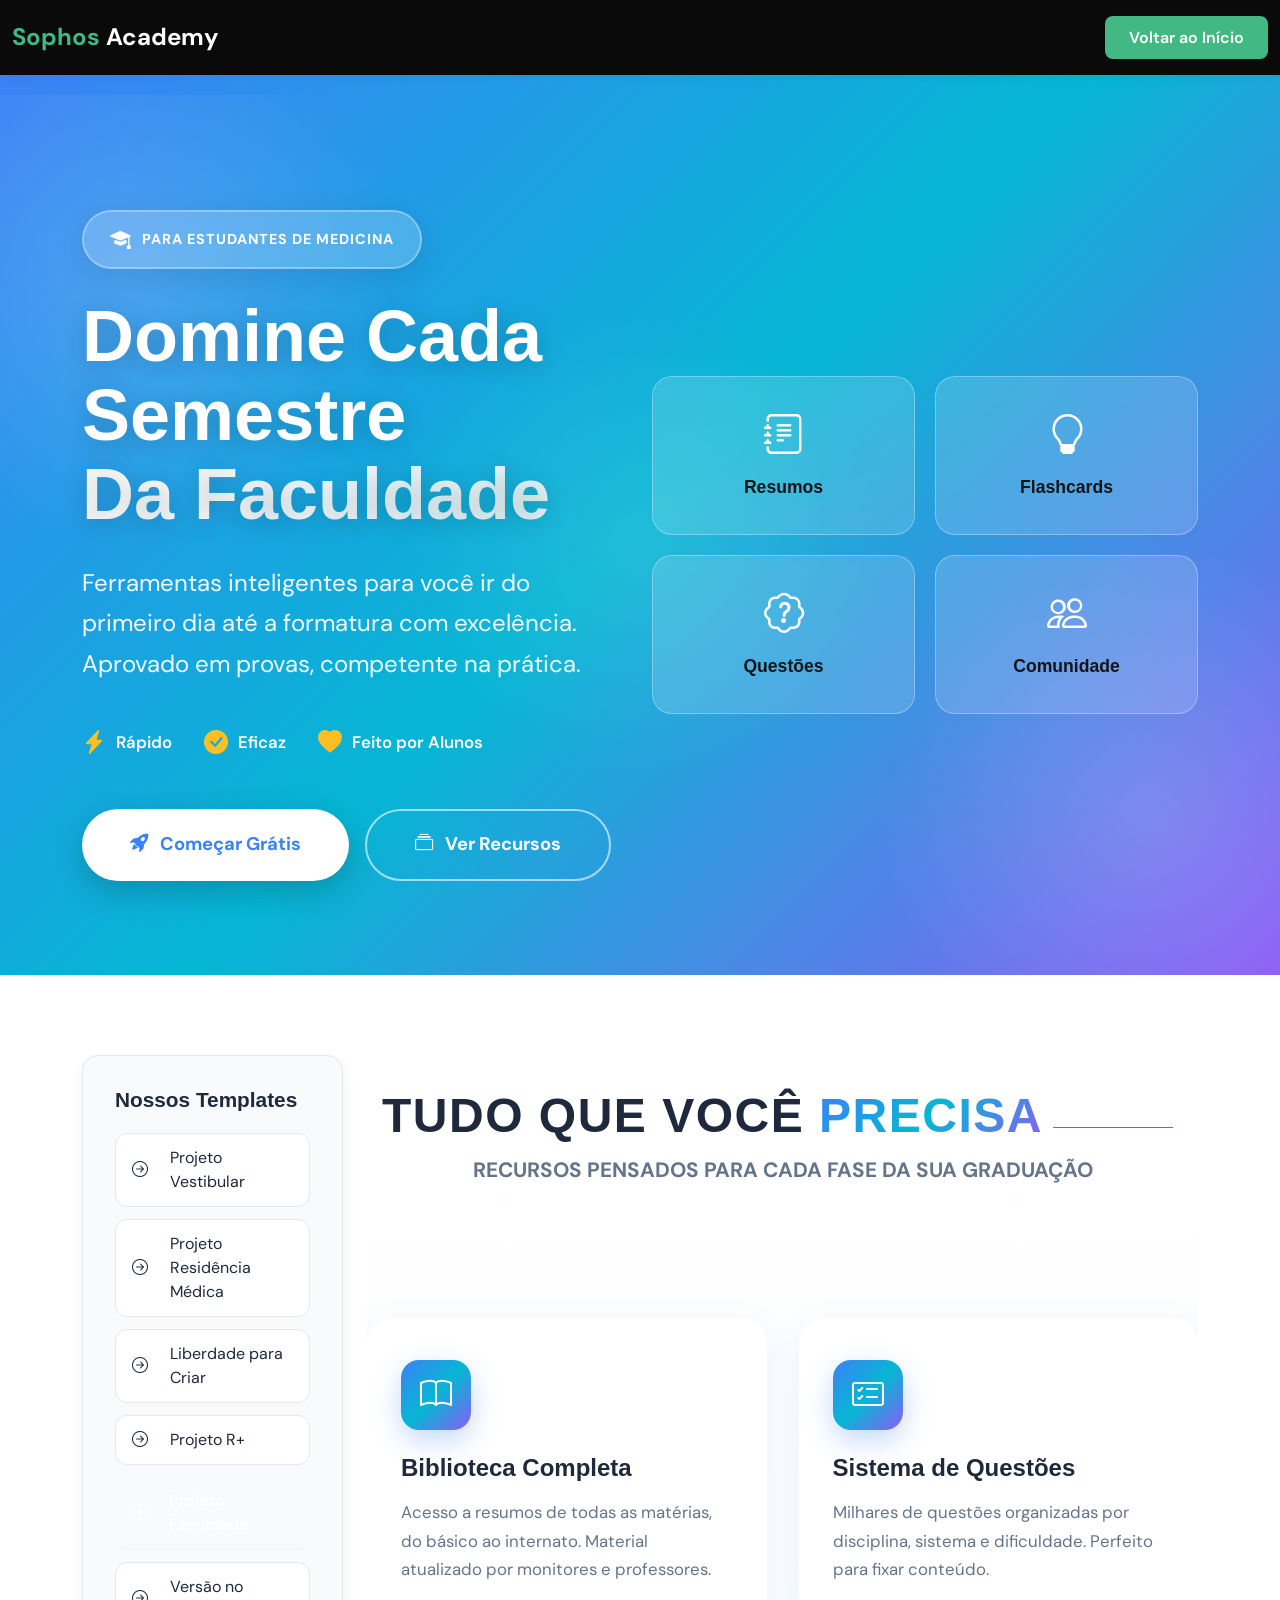
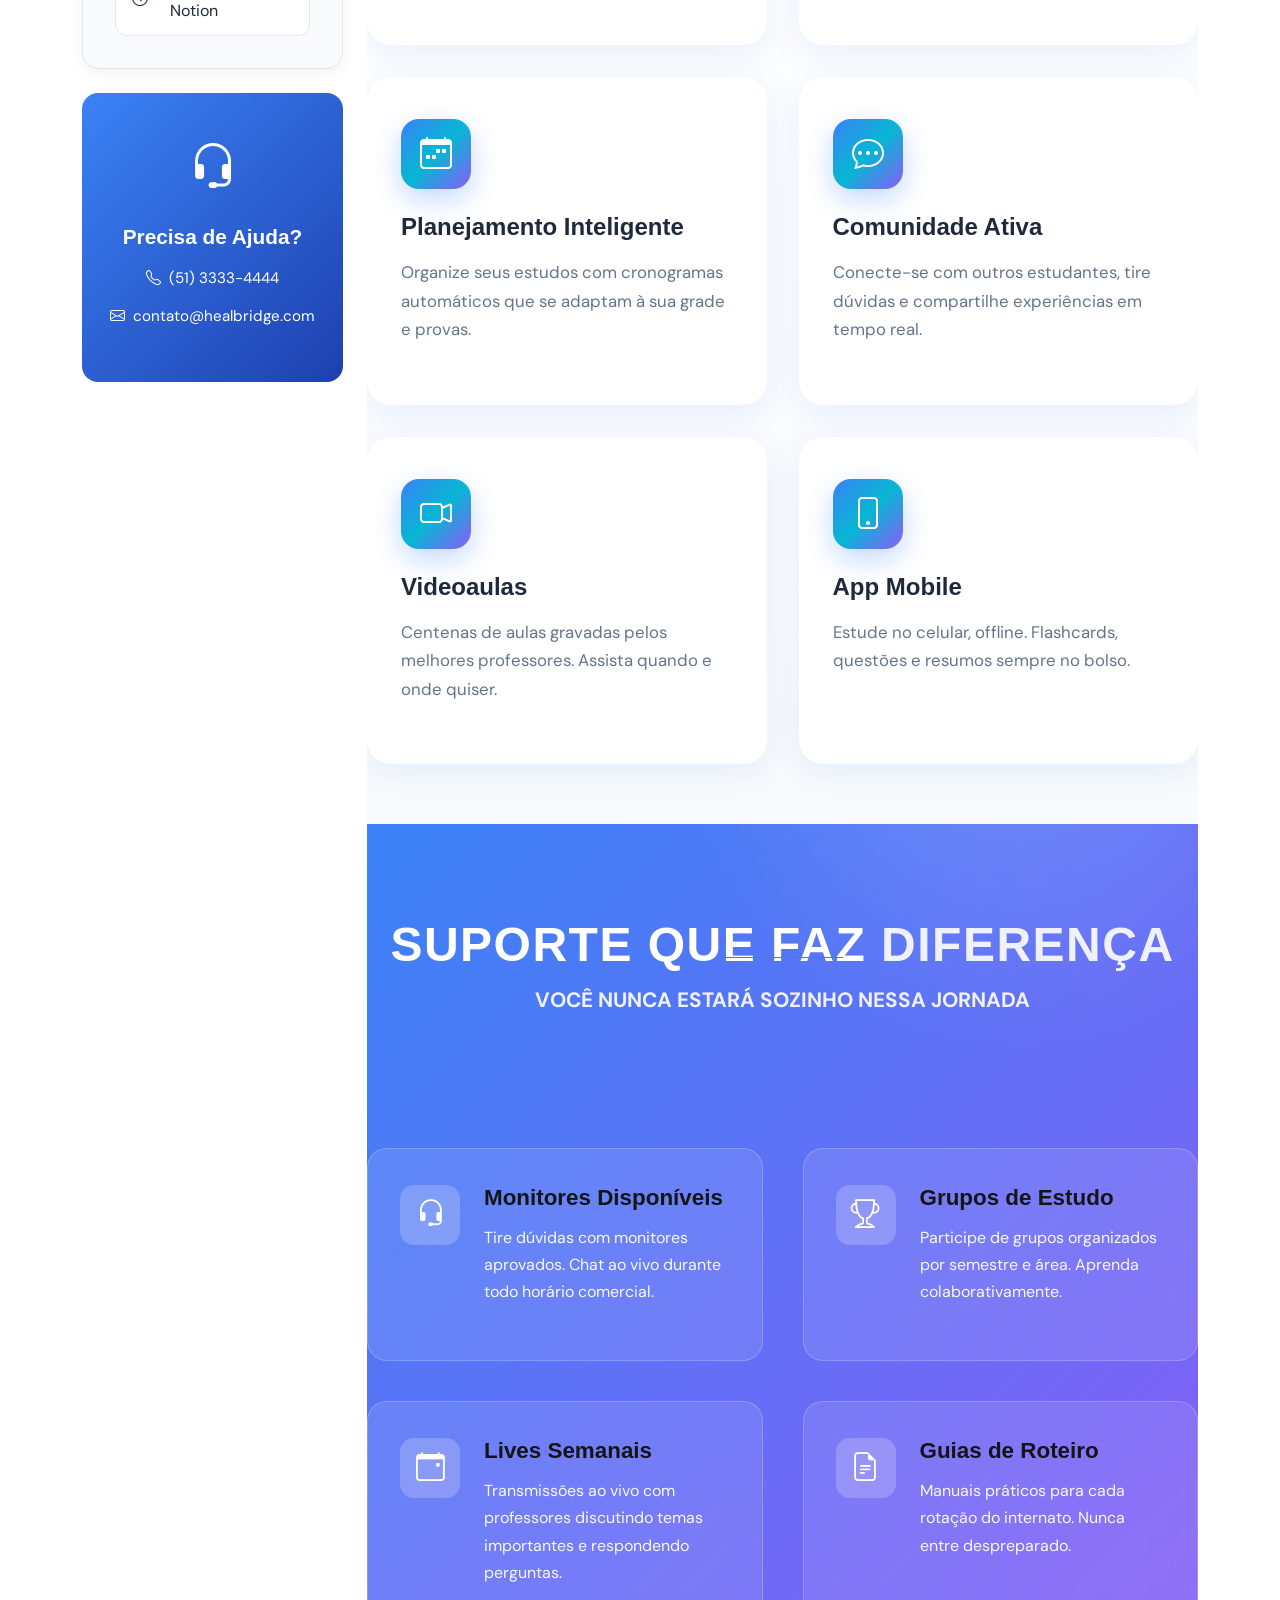
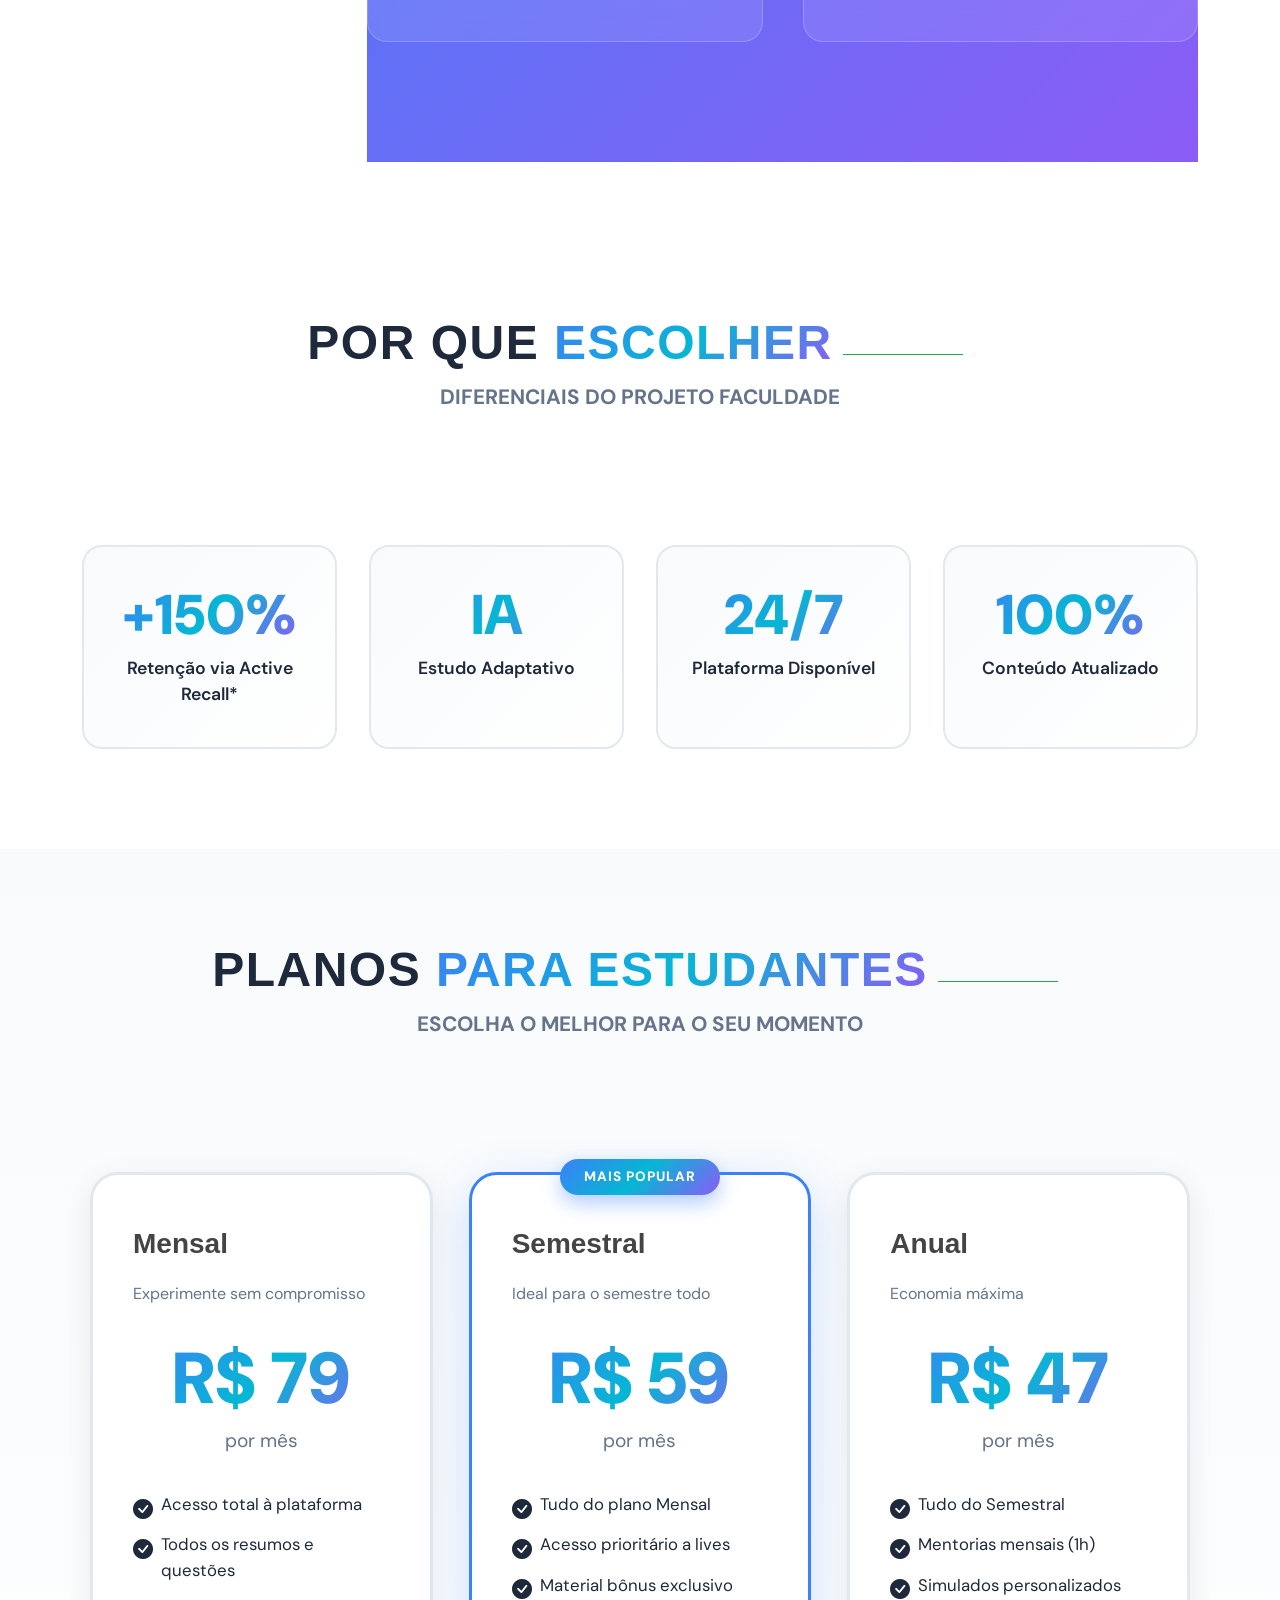
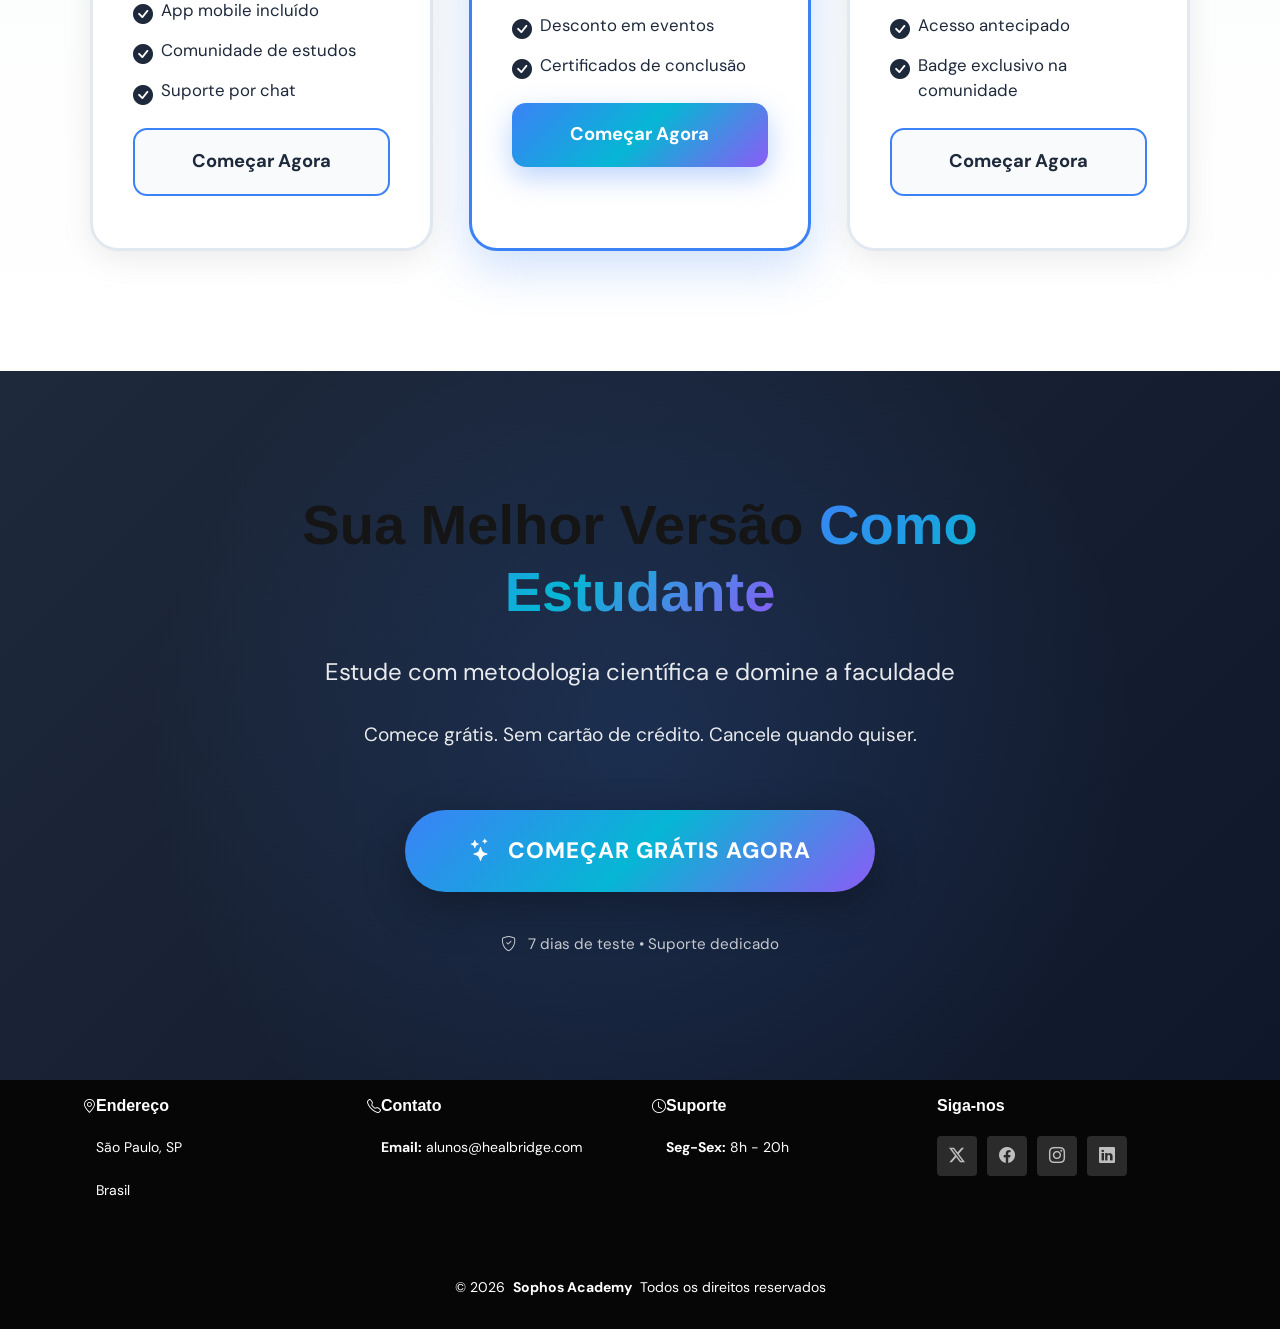
<file: service-details-faculdade.html>
<!DOCTYPE html>
<html lang="pt-BR">

<head>
  <meta charset="utf-8">
  <meta content="width=device-width, initial-scale=1.0" name="viewport">
  <title>Projeto Faculdade - Sophos Academy | Sua Jornada na Medicina</title>
  <meta name="description" content="Domine a faculdade de medicina com as melhores ferramentas e suporte. Da primeira aula até a formatura.">
  <meta name="keywords" content="faculdade medicina, estudante medicina, aprovação provas, medicina online">

  <!-- Favicons -->
  <link href="assets/img/favicon.png" rel="icon">
  <link href="assets/img/apple-touch-icon.png" rel="apple-touch-icon">

  <!-- Fonts -->
  <link href="https://fonts.googleapis.com" rel="preconnect">
  <link href="https://fonts.gstatic.com" rel="preconnect" crossorigin>
  <link href="https://fonts.googleapis.com/css2?family=DM+Sans:wght@400;500;600;700;800;900&family=Poppins:wght@300;400;500;600;700;800;900&display=swap" rel="stylesheet">

  <!-- Vendor CSS Files -->
  <link href="assets/vendor/bootstrap/css/bootstrap.min.css" rel="stylesheet">
  <link href="assets/vendor/bootstrap-icons/bootstrap-icons.css" rel="stylesheet">
  <link href="assets/vendor/aos/aos.css" rel="stylesheet">
  <link href="assets/vendor/swiper/swiper-bundle.min.css" rel="stylesheet">
  <link href="assets/vendor/glightbox/css/glightbox.min.css" rel="stylesheet">

  <!-- Main CSS File -->
  <link href="assets/css/main.css" rel="stylesheet">

  <style>
    :root {
      --primary-blue: #3b82f6;
      --primary-cyan: #06b6d4;
      --primary-purple: #8b5cf6;
      --accent-green: #10b981;
      --accent-yellow: #fbbf24;
      --text-dark: #1e293b;
      --text-light: #64748b;
      --energy-gradient: linear-gradient(135deg, #3b82f6 0%, #06b6d4 50%, #8b5cf6 100%);
      --success-gradient: linear-gradient(135deg, #10b981 0%, #06b6d4 100%);
    }

    * {
      margin: 0;
      padding: 0;
      box-sizing: border-box;
    }

    body {
      font-family: 'DM Sans', sans-serif;
      color: var(--text-dark);
      overflow-x: hidden;
    }

    /* Hero Section */
    .hero-faculdade {
      position: relative;
      min-height: 100vh;
      display: flex;
      align-items: center;
      background: linear-gradient(135deg, #3b82f6 0%, #06b6d4 50%, #8b5cf6 100%);
      overflow: hidden;
      padding: 120px 0 80px;
    }

    .hero-faculdade::before {
      content: '';
      position: absolute;
      width: 100%;
      height: 100%;
      background-image:
        radial-gradient(circle at 10% 20%, rgba(255, 255, 255, 0.15) 0%, transparent 20%),
        radial-gradient(circle at 90% 80%, rgba(255, 255, 255, 0.15) 0%, transparent 20%),
        radial-gradient(circle at 50% 50%, rgba(255, 255, 255, 0.1) 0%, transparent 30%);
      animation: float-shapes 20s ease-in-out infinite;
    }

    @keyframes float-shapes {
      0%, 100% { transform: translateY(0) scale(1); }
      50% { transform: translateY(-20px) scale(1.05); }
    }

    .hero-content {
      position: relative;
      z-index: 2;
    }

    .student-badge {
      display: inline-flex;
      align-items: center;
      gap: 10px;
      background: rgba(255, 255, 255, 0.2);
      backdrop-filter: blur(15px);
      padding: 12px 26px;
      border-radius: 50px;
      color: #fff;
      font-size: 0.9rem;
      font-weight: 700;
      margin-bottom: 28px;
      border: 2px solid rgba(255, 255, 255, 0.3);
      box-shadow: 0 8px 32px rgba(0, 0, 0, 0.1);
      text-transform: uppercase;
      letter-spacing: 1px;
    }

    .student-badge i {
      font-size: 1.3rem;
    }

    .hero-title {
      font-size: 4.5rem;
      font-weight: 900;
      color: #fff;
      line-height: 1.1;
      margin-bottom: 28px;
      text-shadow: 0 4px 24px rgba(0, 0, 0, 0.2);
    }

    .hero-title .highlight {
      display: block;
      background: linear-gradient(to right, #fff, rgba(255, 255, 255, 0.85));
      -webkit-background-clip: text;
      background-clip: text;
      -webkit-text-fill-color: transparent;
    }

    .hero-subtitle {
      font-size: 1.5rem;
      color: rgba(255, 255, 255, 0.95);
      margin-bottom: 40px;
      line-height: 1.7;
      max-width: 600px;
    }

    .hero-features-list {
      display: flex;
      gap: 32px;
      margin: 40px 0;
      flex-wrap: wrap;
    }

    .hero-feature {
      display: flex;
      align-items: center;
      gap: 10px;
      color: #fff;
      font-size: 1.05rem;
      font-weight: 600;
    }

    .hero-feature i {
      font-size: 1.5rem;
      color: var(--accent-yellow);
    }

    .hero-cta-group {
      display: flex;
      gap: 16px;
      margin-top: 48px;
      flex-wrap: wrap;
    }

    .btn-hero-energy {
      padding: 20px 48px;
      font-size: 1.15rem;
      font-weight: 700;
      background: #fff;
      color: var(--primary-blue);
      border: none;
      border-radius: 50px;
      cursor: pointer;
      transition: all 0.3s ease;
      box-shadow: 0 10px 32px rgba(0, 0, 0, 0.2);
      text-decoration: none;
      display: inline-flex;
      align-items: center;
      gap: 12px;
    }

    .btn-hero-energy:hover {
      transform: translateY(-4px) scale(1.02);
      box-shadow: 0 15px 40px rgba(0, 0, 0, 0.3);
      color: var(--primary-cyan);
    }

    .btn-hero-outline {
      padding: 20px 48px;
      font-size: 1.15rem;
      font-weight: 700;
      background: transparent;
      color: #fff;
      border: 2px solid rgba(255, 255, 255, 0.6);
      border-radius: 50px;
      cursor: pointer;
      transition: all 0.3s ease;
      text-decoration: none;
      display: inline-flex;
      align-items: center;
      gap: 12px;
      backdrop-filter: blur(10px);
    }

    .btn-hero-outline:hover {
      background: rgba(255, 255, 255, 0.15);
      border-color: #fff;
      transform: translateY(-4px);
      color: #fff;
    }

    .hero-visual {
      position: relative;
      z-index: 2;
    }

    .student-cards {
      display: grid;
      grid-template-columns: repeat(2, 1fr);
      gap: 20px;
    }

    .student-card {
      background: rgba(255, 255, 255, 0.15);
      backdrop-filter: blur(15px);
      border: 1px solid rgba(255, 255, 255, 0.3);
      border-radius: 20px;
      padding: 28px 24px;
      text-align: center;
      color: #fff;
      transition: all 0.3s ease;
      animation: float-card 4s ease-in-out infinite;
    }

    .student-card:nth-child(2) {
      animation-delay: 1s;
    }

    .student-card:nth-child(3) {
      animation-delay: 2s;
    }

    .student-card:nth-child(4) {
      animation-delay: 3s;
    }

    @keyframes float-card {
      0%, 100% { transform: translateY(0); }
      50% { transform: translateY(-15px); }
    }

    .student-card:hover {
      background: rgba(255, 255, 255, 0.25);
      transform: translateY(-10px) scale(1.05);
    }

    .student-card i {
      font-size: 2.5rem;
      margin-bottom: 12px;
      display: block;
    }

    .student-card h5 {
      font-size: 1.1rem;
      font-weight: 700;
    }

    /* Modules Section */
    .modules-section {
      padding: 120px 0;
      background: linear-gradient(180deg, #fff 0%, #f8fafc 100%);
    }

    .section-title {
      text-align: center;
      margin-bottom: 70px;
    }

    .section-title h2 {
      font-size: 3rem;
      font-weight: 900;
      color: var(--text-dark);
      margin-bottom: 20px;
    }

    .section-title .gradient-text {
      background: var(--energy-gradient);
      -webkit-background-clip: text;
      background-clip: text;
      -webkit-text-fill-color: transparent;
    }

    .section-title p {
      font-size: 1.3rem;
      color: var(--text-light);
      max-width: 700px;
      margin: 0 auto;
    }

    .modules-grid {
      display: grid;
      grid-template-columns: repeat(auto-fit, minmax(280px, 1fr));
      gap: 32px;
    }

    .module-card {
      background: #fff;
      border-radius: 24px;
      padding: 40px 32px;
      box-shadow: 0 8px 32px rgba(59, 130, 246, 0.1);
      border: 2px solid transparent;
      transition: all 0.4s ease;
      position: relative;
      overflow: hidden;
    }

    .module-card::before {
      content: '';
      position: absolute;
      top: 0;
      left: 0;
      width: 100%;
      height: 5px;
      background: var(--energy-gradient);
      transform: scaleX(0);
      transform-origin: left;
      transition: transform 0.4s ease;
    }

    .module-card:hover {
      transform: translateY(-12px);
      box-shadow: 0 16px 48px rgba(59, 130, 246, 0.2);
      border-color: var(--primary-blue);
    }

    .module-card:hover::before {
      transform: scaleX(1);
    }

    .module-icon {
      width: 70px;
      height: 70px;
      background: var(--energy-gradient);
      border-radius: 18px;
      display: flex;
      align-items: center;
      justify-content: center;
      margin-bottom: 24px;
      font-size: 2rem;
      color: #fff;
      box-shadow: 0 10px 28px rgba(59, 130, 246, 0.3);
      transition: transform 0.3s ease;
    }

    .module-card:hover .module-icon {
      transform: rotate(10deg) scale(1.1);
    }

    .module-card h4 {
      font-size: 1.5rem;
      font-weight: 700;
      color: var(--text-dark);
      margin-bottom: 16px;
    }

    .module-card p {
      color: var(--text-light);
      font-size: 1.05rem;
      line-height: 1.7;
    }

    /* Support Section */
    .support-section {
      padding: 120px 0;
      background: linear-gradient(135deg, #3b82f6 0%, #8b5cf6 100%);
      color: #fff;
      position: relative;
      overflow: hidden;
    }

    .support-section::before {
      content: '';
      position: absolute;
      top: -50%;
      right: -20%;
      width: 700px;
      height: 700px;
      background: radial-gradient(circle, rgba(255, 255, 255, 0.15) 0%, transparent 70%);
      border-radius: 50%;
    }

    .support-features {
      display: grid;
      grid-template-columns: repeat(2, 1fr);
      gap: 40px;
      margin-top: 60px;
      position: relative;
      z-index: 2;
    }

    .support-item {
      display: flex;
      gap: 24px;
      align-items: start;
      background: rgba(255, 255, 255, 0.1);
      backdrop-filter: blur(20px);
      border: 1px solid rgba(255, 255, 255, 0.2);
      border-radius: 20px;
      padding: 36px 32px;
      transition: all 0.3s ease;
    }

    .support-item:hover {
      background: rgba(255, 255, 255, 0.15);
      transform: translateX(10px);
      border-color: rgba(255, 255, 255, 0.4);
    }

    .support-icon {
      flex-shrink: 0;
      width: 60px;
      height: 60px;
      background: rgba(255, 255, 255, 0.2);
      border-radius: 14px;
      display: flex;
      align-items: center;
      justify-content: center;
      font-size: 1.8rem;
    }

    .support-content h5 {
      font-size: 1.4rem;
      font-weight: 700;
      margin-bottom: 12px;
    }

    .support-content p {
      opacity: 0.95;
      line-height: 1.7;
    }

    /* Stats Section */
    .stats-section {
      padding: 100px 0;
      background: #fff;
    }

    .stats-grid {
      display: grid;
      grid-template-columns: repeat(4, 1fr);
      gap: 32px;
      margin-top: 60px;
    }

    .stat-card {
      background: linear-gradient(135deg, #f8fafc 0%, #fff 100%);
      border-radius: 20px;
      padding: 40px 32px;
      text-align: center;
      border: 2px solid #e2e8f0;
      transition: all 0.3s ease;
    }

    .stat-card:hover {
      transform: translateY(-8px);
      box-shadow: 0 12px 40px rgba(59, 130, 246, 0.15);
      border-color: var(--primary-blue);
    }

    .stat-number {
      font-size: 3.5rem;
      font-weight: 900;
      background: var(--energy-gradient);
      -webkit-background-clip: text;
      background-clip: text;
      -webkit-text-fill-color: transparent;
      display: block;
      margin-bottom: 12px;
    }

    .stat-label {
      font-size: 1.1rem;
      color: var(--text-dark);
      font-weight: 600;
    }

    /* Pricing Section */
    .pricing-student {
      padding: 120px 0;
      background: linear-gradient(180deg, #f8fafc 0%, #fff 100%);
    }

    .pricing-cards-student {
      display: grid;
      grid-template-columns: repeat(auto-fit, minmax(320px, 1fr));
      gap: 36px;
      margin-top: 70px;
      max-width: 1100px;
      margin-left: auto;
      margin-right: auto;
    }

    .pricing-card-student {
      background: #fff;
      border-radius: 28px;
      padding: 52px 40px;
      box-shadow: 0 8px 32px rgba(0, 0, 0, 0.08);
      border: 3px solid #e2e8f0;
      transition: all 0.4s ease;
      position: relative;
    }

    .pricing-card-student.featured {
      border-color: var(--primary-blue);
      box-shadow: 0 16px 48px rgba(59, 130, 246, 0.25);
      transform: scale(1.05);
    }

    .popular-badge {
      position: absolute;
      top: -16px;
      left: 50%;
      transform: translateX(-50%);
      background: var(--energy-gradient);
      color: #fff;
      padding: 8px 24px;
      border-radius: 50px;
      font-size: 0.85rem;
      font-weight: 800;
      text-transform: uppercase;
      letter-spacing: 1px;
      box-shadow: 0 8px 20px rgba(59, 130, 246, 0.4);
    }

    .pricing-card-student:hover {
      transform: translateY(-10px);
      box-shadow: 0 20px 56px rgba(0, 0, 0, 0.15);
    }

    .pricing-card-student.featured:hover {
      transform: scale(1.07) translateY(-10px);
    }

    .plan-name-student {
      font-size: 1.8rem;
      font-weight: 800;
      color: var(--text-dark);
      margin-bottom: 16px;
    }

    .plan-desc-student {
      color: var(--text-light);
      margin-bottom: 32px;
      font-size: 1rem;
    }

    .plan-price-student {
      margin: 36px 0;
      text-align: center;
    }

    .price-value-student {
      font-size: 4.5rem;
      font-weight: 900;
      background: var(--energy-gradient);
      -webkit-background-clip: text;
      background-clip: text;
      -webkit-text-fill-color: transparent;
      line-height: 1;
    }

    .price-period-student {
      font-size: 1.2rem;
      color: var(--text-light);
      margin-top: 12px;
    }

    .plan-features-student {
      list-style: none;
      padding: 0;
      margin: 36px 0;
    }

    .plan-features-student li {
      padding: 14px 0;
      color: var(--text-dark);
      display: flex;
      align-items: center;
      gap: 14px;
      font-size: 1.05rem;
    }

    .plan-features-student li i {
      color: var(--accent-green);
      font-size: 1.3rem;
      flex-shrink: 0;
    }

    .btn-student-cta {
      width: 100%;
      padding: 18px;
      font-size: 1.15rem;
      font-weight: 700;
      border-radius: 14px;
      border: none;
      cursor: pointer;
      transition: all 0.3s ease;
      text-decoration: none;
      display: inline-block;
      text-align: center;
    }

    .btn-student-primary {
      background: var(--energy-gradient);
      color: #fff;
      box-shadow: 0 10px 28px rgba(59, 130, 246, 0.35);
    }

    .btn-student-primary:hover {
      transform: translateY(-3px);
      box-shadow: 0 14px 36px rgba(59, 130, 246, 0.45);
      color: #fff;
    }

    .btn-student-secondary {
      background: #f8fafc;
      color: var(--text-dark);
      border: 2px solid var(--primary-blue);
    }

    .btn-student-secondary:hover {
      background: var(--primary-blue);
      color: #fff;
      transform: translateY(-3px);
    }

    /* CTA Final */
    .cta-student {
      padding: 120px 0;
      background: linear-gradient(135deg, #1e293b 0%, #0f172a 100%);
      color: #fff;
      text-align: center;
      position: relative;
      overflow: hidden;
    }

    .cta-student::before {
      content: '';
      position: absolute;
      top: 50%;
      left: 50%;
      transform: translate(-50%, -50%);
      width: 1000px;
      height: 1000px;
      background: radial-gradient(circle, rgba(59, 130, 246, 0.15) 0%, transparent 70%);
      animation: rotate-slow 30s linear infinite;
    }

    @keyframes rotate-slow {
      from { transform: translate(-50%, -50%) rotate(0deg); }
      to { transform: translate(-50%, -50%) rotate(360deg); }
    }

    .cta-student-content {
      position: relative;
      z-index: 2;
      max-width: 900px;
      margin: 0 auto;
    }

    .cta-student h2 {
      font-size: 3.5rem;
      font-weight: 900;
      margin-bottom: 28px;
      line-height: 1.2;
    }

    .cta-student .energy-text {
      background: var(--energy-gradient);
      -webkit-background-clip: text;
      background-clip: text;
      -webkit-text-fill-color: transparent;
    }

    .cta-student p {
      font-size: 1.5rem;
      opacity: 0.9;
      margin-bottom: 20px;
      line-height: 1.6;
    }

    .btn-cta-student-large {
      padding: 24px 64px;
      font-size: 1.4rem;
      font-weight: 800;
      background: var(--energy-gradient);
      color: #fff;
      border: none;
      border-radius: 50px;
      cursor: pointer;
      transition: all 0.4s ease;
      box-shadow: 0 15px 45px rgba(0, 0, 0, 0.3);
      text-decoration: none;
      display: inline-flex;
      align-items: center;
      gap: 16px;
      margin-top: 40px;
      text-transform: uppercase;
      letter-spacing: 1px;
    }

    .btn-cta-student-large:hover {
      transform: translateY(-5px) scale(1.03);
      box-shadow: 0 20px 55px rgba(0, 0, 0, 0.4);
      color: #fff;
    }

    /* Responsive */
    @media (max-width: 992px) {
      .hero-title {
        font-size: 3rem;
      }

      .student-cards {
        grid-template-columns: 1fr;
      }

      .support-features {
        grid-template-columns: 1fr;
      }

      .stats-grid {
        grid-template-columns: repeat(2, 1fr);
      }
    }

    @media (max-width: 768px) {
      .hero-title {
        font-size: 2.5rem;
      }

      .section-title h2 {
        font-size: 2.2rem;
      }

      .cta-student h2 {
        font-size: 2.5rem;
      }

      .stats-grid {
        grid-template-columns: 1fr;
      }

      .pricing-card-student.featured {
        transform: scale(1);
      }

      .hero-cta-group {
        flex-direction: column;
      }

      .btn-hero-energy,
      .btn-hero-outline {
        width: 100%;
        justify-content: center;
      }
    }

  </style>
</head>

<body class="service-details-page">

  <!-- Navbar - ESPECIFICACOES EXATAS DO TEMPLATE-HUB.HTML -->
  <nav style="background:#0a0a0a !important;box-shadow:0 2px 10px rgba(0,0,0,0.05) !important;padding:16px 0 !important;position:sticky !important;top:0 !important;z-index:9999 !important;">
    <div style="width:100% !important;max-width:1320px !important;margin:0 auto !important;padding:0 12px !important;display:flex !important;align-items:center !important;justify-content:space-between !important;box-sizing:border-box !important;">
      <a href="index.html" style="font-size:24px !important;font-weight:700 !important;color:#fff !important;text-decoration:none !important;line-height:1.2 !important;padding:0 !important;margin:0 !important;"><span style="color:#42b983 !important;">Sophos</span> Academy</a>
      <a href="index.html" style="background:#42b983 !important;color:#fff !important;border:none !important;padding:9.6px 24px !important;border-radius:8px !important;font-weight:600 !important;font-size:16px !important;text-decoration:none !important;display:inline-block !important;margin:0 !important;line-height:1.5 !important;">Voltar ao Início</a>
    </div>
  </nav>

  <main class="main">

    <!-- Hero Section -->
    <section class="hero-faculdade">
      <div class="container">
        <div class="row align-items-center">
          <div class="col-lg-6 hero-content" data-aos="fade-right">
            <div class="student-badge">
              <i class="bi bi-mortarboard-fill"></i>
              <span>Para Estudantes de Medicina</span>
            </div>
            <h1 class="hero-title">
              Domine Cada Semestre
              <span class="highlight">Da Faculdade</span>
            </h1>
            <p class="hero-subtitle">
              Ferramentas inteligentes para você ir do primeiro dia até a formatura com excelência. Aprovado em provas, competente na prática.
            </p>

            <div class="hero-features-list">
              <div class="hero-feature">
                <i class="bi bi-lightning-charge-fill"></i>
                <span>Rápido</span>
              </div>
              <div class="hero-feature">
                <i class="bi bi-check-circle-fill"></i>
                <span>Eficaz</span>
              </div>
              <div class="hero-feature">
                <i class="bi bi-heart-fill"></i>
                <span>Feito por Alunos</span>
              </div>
            </div>

            <div class="hero-cta-group">
              <a href="#pricing" class="btn-hero-energy">
                <i class="bi bi-rocket-takeoff-fill"></i>
                Começar Grátis
              </a>
              <a href="#modules" class="btn-hero-outline">
                <i class="bi bi-collection"></i>
                Ver Recursos
              </a>
            </div>
          </div>

          <div class="col-lg-6 hero-visual text-center" data-aos="fade-left" data-aos-delay="200">
            <div class="student-cards">
              <div class="student-card">
                <i class="bi bi-journal-text"></i>
                <h5>Resumos</h5>
              </div>
              <div class="student-card">
                <i class="bi bi-lightbulb"></i>
                <h5>Flashcards</h5>
              </div>
              <div class="student-card">
                <i class="bi bi-patch-question"></i>
                <h5>Questões</h5>
              </div>
              <div class="student-card">
                <i class="bi bi-people"></i>
                <h5>Comunidade</h5>
              </div>
            </div>
          </div>
        </div>
      </div>
    </section>

    <!-- Product Details with Sidebar -->
    <section class="product-details-section" style="padding: 80px 0; background: #fff;">
      <div class="container">
        <div class="row gy-5">

          <!-- Sidebar -->
          <div class="col-lg-3" data-aos="fade-right">

            <div class="service-box" style="background: #f8fafc; border-radius: 16px; padding: 32px; margin-bottom: 24px; border: 1px solid #e2e8f0;">
              <h4 style="font-size: 1.3rem; font-weight: 700; color: var(--text-dark); margin-bottom: 20px;">Nossos Templates</h4>
              <div class="services-list" style="display: flex; flex-direction: column; gap: 12px;">
                <a href="service-details-vestibular.html" style="display: flex; align-items: center; gap: 12px; padding: 12px 16px; background: #fff; color: var(--text-dark); border-radius: 12px; text-decoration: none; transition: all 0.3s ease; border: 1px solid #e2e8f0;"><i class="bi bi-arrow-right-circle"></i><span>Projeto Vestibular</span></a>
                <a href="service-details-residencia.html" style="display: flex; align-items: center; gap: 12px; padding: 12px 16px; background: #fff; color: var(--text-dark); border-radius: 12px; text-decoration: none; transition: all 0.3s ease; border: 1px solid #e2e8f0;"><i class="bi bi-arrow-right-circle"></i><span>Projeto Residência Médica</span></a>
                <a href="service-details-criar.html" style="display: flex; align-items: center; gap: 12px; padding: 12px 16px; background: #fff; color: var(--text-dark); border-radius: 12px; text-decoration: none; transition: all 0.3s ease; border: 1px solid #e2e8f0;"><i class="bi bi-arrow-right-circle"></i><span>Liberdade para Criar</span></a>
                <a href="service-details-rplus.html" style="display: flex; align-items: center; gap: 12px; padding: 12px 16px; background: #fff; color: var(--text-dark); border-radius: 12px; text-decoration: none; transition: all 0.3s ease; border: 1px solid #e2e8f0;"><i class="bi bi-arrow-right-circle"></i><span>Projeto R+</span></a>
                <a href="service-details-faculdade.html" class="active" style="display: flex; align-items: center; gap: 12px; padding: 12px 16px; background: var(--bg-gradient); color: #fff; border-radius: 12px; text-decoration: none; transition: all 0.3s ease; font-weight: 600;"><i class="bi bi-arrow-right-circle"></i><span>Projeto Faculdade</span></a>
                <a href="service-details-notion.html" style="display: flex; align-items: center; gap: 12px; padding: 12px 16px; background: #fff; color: var(--text-dark); border-radius: 12px; text-decoration: none; transition: all 0.3s ease; border: 1px solid #e2e8f0;"><i class="bi bi-arrow-right-circle"></i><span>Versão no Notion</span></a>
              </div>
            </div>

            <div class="help-box" style="background: linear-gradient(135deg, #3b82f6 0%, #1e40af 100%); border-radius: 16px; padding: 40px 32px; text-align: center; color: #fff;">
              <i class="bi bi-headset" style="font-size: 3rem; margin-bottom: 20px; display: block; color: #fff;"></i>
              <h4 style="font-size: 1.3rem; font-weight: 700; margin-bottom: 16px; color: #fff;">Precisa de Ajuda?</h4>
              <p style="display: flex; align-items: center; justify-content: center; gap: 8px; margin: 12px 0; font-size: 0.95rem; color: #fff;"><i class="bi bi-telephone"></i> <span>(51) 3333-4444</span></p>
              <p style="display: flex; align-items: center; justify-content: center; gap: 8px; margin: 12px 0; font-size: 0.95rem; color: #fff;"><i class="bi bi-envelope"></i> <a href="mailto:contato@healbridge.com" style="color: #fff; text-decoration: none;">contato@healbridge.com</a></p>
            </div>

          </div>

          <!-- Main Content -->
          <div class="col-lg-9" data-aos="fade-left">

    <!-- Modules Section -->
    <section id="modules" class="modules-section" style="padding: 60px 0;">
        <div class="section-title" data-aos="fade-up">
          <h2>Tudo que Você <span class="gradient-text">Precisa</span></h2>
          <p>Recursos pensados para cada fase da sua graduação</p>
        </div>

        <div class="modules-grid">
          <div class="module-card" data-aos="fade-up" data-aos-delay="100">
            <div class="module-icon">
              <i class="bi bi-book"></i>
            </div>
            <h4>Biblioteca Completa</h4>
            <p>Acesso a resumos de todas as matérias, do básico ao internato. Material atualizado por monitores e professores.</p>
          </div>

          <div class="module-card" data-aos="fade-up" data-aos-delay="200">
            <div class="module-icon">
              <i class="bi bi-card-checklist"></i>
            </div>
            <h4>Sistema de Questões</h4>
            <p>Milhares de questões organizadas por disciplina, sistema e dificuldade. Perfeito para fixar conteúdo.</p>
          </div>

          <div class="module-card" data-aos="fade-up" data-aos-delay="300">
            <div class="module-icon">
              <i class="bi bi-calendar-week"></i>
            </div>
            <h4>Planejamento Inteligente</h4>
            <p>Organize seus estudos com cronogramas automáticos que se adaptam à sua grade e provas.</p>
          </div>

          <div class="module-card" data-aos="fade-up" data-aos-delay="400">
            <div class="module-icon">
              <i class="bi bi-chat-dots"></i>
            </div>
            <h4>Comunidade Ativa</h4>
            <p>Conecte-se com outros estudantes, tire dúvidas e compartilhe experiências em tempo real.</p>
          </div>

          <div class="module-card" data-aos="fade-up" data-aos-delay="500">
            <div class="module-icon">
              <i class="bi bi-camera-video"></i>
            </div>
            <h4>Videoaulas</h4>
            <p>Centenas de aulas gravadas pelos melhores professores. Assista quando e onde quiser.</p>
          </div>

          <div class="module-card" data-aos="fade-up" data-aos-delay="600">
            <div class="module-icon">
              <i class="bi bi-phone"></i>
            </div>
            <h4>App Mobile</h4>
            <p>Estude no celular, offline. Flashcards, questões e resumos sempre no bolso.</p>
          </div>
        </div>
    </section>

    <!-- Support Section -->
    <section class="support-section">
        <div class="section-title" data-aos="fade-up">
          <h2 style="color: #fff;">Suporte que Faz <span style="opacity: 0.9;">Diferença</span></h2>
          <p style="color: rgba(255,255,255,0.9);">Você nunca estará sozinho nessa jornada</p>
        </div>

        <div class="support-features">
          <div class="support-item" data-aos="fade-right" data-aos-delay="100">
            <div class="support-icon">
              <i class="bi bi-headset"></i>
            </div>
            <div class="support-content">
              <h5>Monitores Disponíveis</h5>
              <p>Tire dúvidas com monitores aprovados. Chat ao vivo durante todo horário comercial.</p>
            </div>
          </div>

          <div class="support-item" data-aos="fade-left" data-aos-delay="200">
            <div class="support-icon">
              <i class="bi bi-trophy"></i>
            </div>
            <div class="support-content">
              <h5>Grupos de Estudo</h5>
              <p>Participe de grupos organizados por semestre e área. Aprenda colaborativamente.</p>
            </div>
          </div>

          <div class="support-item" data-aos="fade-right" data-aos-delay="300">
            <div class="support-icon">
              <i class="bi bi-calendar-event"></i>
            </div>
            <div class="support-content">
              <h5>Lives Semanais</h5>
              <p>Transmissões ao vivo com professores discutindo temas importantes e respondendo perguntas.</p>
            </div>
          </div>

          <div class="support-item" data-aos="fade-left" data-aos-delay="400">
            <div class="support-icon">
              <i class="bi bi-file-earmark-text"></i>
            </div>
            <div class="support-content">
              <h5>Guias de Roteiro</h5>
              <p>Manuais práticos para cada rotação do internato. Nunca entre despreparado.</p>
            </div>
          </div>
        </div>
      </div>
    </section>

    <!-- Stats Section -->
    <section class="stats-section">
      <div class="container">
        <div class="section-title" data-aos="fade-up">
          <h2>Por Que <span class="gradient-text">Escolher</span></h2>
          <p>Diferenciais do Projeto Faculdade</p>
        </div>

        <div class="stats-grid">
          <div class="stat-card" data-aos="zoom-in" data-aos-delay="100">
            <span class="stat-number">+150%</span>
            <span class="stat-label">Retenção via Active Recall*</span>
          </div>

          <div class="stat-card" data-aos="zoom-in" data-aos-delay="200">
            <span class="stat-number">IA</span>
            <span class="stat-label">Estudo Adaptativo</span>
          </div>

          <div class="stat-card" data-aos="zoom-in" data-aos-delay="300">
            <span class="stat-number">24/7</span>
            <span class="stat-label">Plataforma Disponível</span>
          </div>

          <div class="stat-card" data-aos="zoom-in" data-aos-delay="400">
            <span class="stat-number">100%</span>
            <span class="stat-label">Conteúdo Atualizado</span>
          </div>
        </div>
      </div>
    </section>

    <!-- Pricing Section -->
    <section id="pricing" class="pricing-student">
      <div class="container">
        <div class="section-title" data-aos="fade-up">
          <h2>Planos <span class="gradient-text">Para Estudantes</span></h2>
          <p>Escolha o melhor para o seu momento</p>
        </div>

        <div class="pricing-cards-student">
          <div class="pricing-card-student" data-aos="fade-up" data-aos-delay="100">
            <h3 class="plan-name-student">Mensal</h3>
            <p class="plan-desc-student">Experimente sem compromisso</p>
            <div class="plan-price-student">
              <div class="price-value-student">R$ 79</div>
              <div class="price-period-student">por mês</div>
            </div>
            <ul class="plan-features-student">
              <li><i class="bi bi-check-circle-fill"></i> Acesso total à plataforma</li>
              <li><i class="bi bi-check-circle-fill"></i> Todos os resumos e questões</li>
              <li><i class="bi bi-check-circle-fill"></i> App mobile incluído</li>
              <li><i class="bi bi-check-circle-fill"></i> Comunidade de estudos</li>
              <li><i class="bi bi-check-circle-fill"></i> Suporte por chat</li>
            </ul>
            <a href="#" class="btn-student-cta btn-student-secondary">Começar Agora</a>
          </div>

          <div class="pricing-card-student featured" data-aos="fade-up" data-aos-delay="200">
            <div class="popular-badge">MAIS POPULAR</div>
            <h3 class="plan-name-student">Semestral</h3>
            <p class="plan-desc-student">Ideal para o semestre todo</p>
            <div class="plan-price-student">
              <div class="price-value-student">R$ 59</div>
              <div class="price-period-student">por mês</div>
            </div>
            <ul class="plan-features-student">
              <li><i class="bi bi-check-circle-fill"></i> Tudo do plano Mensal</li>
              <li><i class="bi bi-check-circle-fill"></i> Acesso prioritário a lives</li>
              <li><i class="bi bi-check-circle-fill"></i> Material bônus exclusivo</li>
              <li><i class="bi bi-check-circle-fill"></i> Desconto em eventos</li>
              <li><i class="bi bi-check-circle-fill"></i> Certificados de conclusão</li>
            </ul>
            <a href="#" class="btn-student-cta btn-student-primary">Começar Agora</a>
          </div>

          <div class="pricing-card-student" data-aos="fade-up" data-aos-delay="300">
            <h3 class="plan-name-student">Anual</h3>
            <p class="plan-desc-student">Economia máxima</p>
            <div class="plan-price-student">
              <div class="price-value-student">R$ 47</div>
              <div class="price-period-student">por mês</div>
            </div>
            <ul class="plan-features-student">
              <li><i class="bi bi-check-circle-fill"></i> Tudo do Semestral</li>
              <li><i class="bi bi-check-circle-fill"></i> Mentorias mensais (1h)</li>
              <li><i class="bi bi-check-circle-fill"></i> Simulados personalizados</li>
              <li><i class="bi bi-check-circle-fill"></i> Acesso antecipado</li>
              <li><i class="bi bi-check-circle-fill"></i> Badge exclusivo na comunidade</li>
            </ul>
            <a href="#" class="btn-student-cta btn-student-secondary">Começar Agora</a>
          </div>
        </div>
      </div>
    </section>

    <!-- CTA Student -->
    <section class="cta-student">
      <div class="cta-student-content" data-aos="zoom-in">
        <h2>
          Sua Melhor Versão <span class="energy-text">Como Estudante</span>
        </h2>
        <p>Estude com metodologia científica e domine a faculdade</p>
        <p style="font-size: 1.2rem; margin-top: 28px;">
          Comece grátis. Sem cartão de crédito. Cancele quando quiser.
        </p>
        <a href="#pricing" class="btn-cta-student-large">
          <i class="bi bi-stars"></i>
          Começar Grátis Agora
        </a>
        <p style="font-size: 0.95rem; margin-top: 40px; opacity: 0.75;">
          <i class="bi bi-shield-check me-2"></i>
          7 dias de teste • Suporte dedicado
        </p>
      </div>
    </section>

          </div><!-- End Main Content -->

        </div><!-- End Row -->
      </div><!-- End Container -->
    </section><!-- End Product Details Section -->

  </main>

  <footer id="footer" class="footer dark-background">
    <div class="container">
      <div class="row gy-3">
        <div class="col-lg-3 col-md-6 d-flex">
          <i class="bi bi-geo-alt icon"></i>
          <div class="address">
            <h4>Endereço</h4>
            <p>São Paulo, SP</p>
            <p>Brasil</p>
          </div>
        </div>

        <div class="col-lg-3 col-md-6 d-flex">
          <i class="bi bi-telephone icon"></i>
          <div>
            <h4>Contato</h4>
            <p><strong>Email:</strong> <span>alunos@healbridge.com</span></p>
          </div>
        </div>

        <div class="col-lg-3 col-md-6 d-flex">
          <i class="bi bi-clock icon"></i>
          <div>
            <h4>Suporte</h4>
            <p><strong>Seg-Sex:</strong> <span>8h - 20h</span></p>
          </div>
        </div>

        <div class="col-lg-3 col-md-6">
          <h4>Siga-nos</h4>
          <div class="social-links d-flex">
            <a href="#" class="twitter"><i class="bi bi-twitter-x"></i></a>
            <a href="#" class="facebook"><i class="bi bi-facebook"></i></a>
            <a href="#" class="instagram"><i class="bi bi-instagram"></i></a>
            <a href="#" class="linkedin"><i class="bi bi-linkedin"></i></a>
          </div>
        </div>
      </div>
    </div>

    <div class="container copyright text-center mt-4">
      <p>© <span>2026</span> <strong class="px-1 sitename">Sophos Academy</strong> <span>Todos os direitos reservados</span></p>
    </div>
  </footer>

  <a href="#" id="scroll-top" class="scroll-top d-flex align-items-center justify-content-center"><i class="bi bi-arrow-up-short"></i></a>

  <!-- Vendor JS Files -->
  <script src="assets/vendor/bootstrap/js/bootstrap.bundle.min.js"></script>
  <script src="assets/vendor/php-email-form/validate.js"></script>
  <script src="assets/vendor/aos/aos.js"></script>
  <script src="assets/vendor/swiper/swiper-bundle.min.js"></script>
  <script src="assets/vendor/glightbox/js/glightbox.min.js"></script>

  <!-- Main JS File -->
  <script src="assets/js/main.js"></script>

  <script>
    AOS.init({
      duration: 1000,
      easing: 'ease-in-out',
      once: true,
      mirror: false
    });

    document.querySelectorAll('a[href^="#"]').forEach(anchor => {
      anchor.addEventListener('click', function (e) {
        e.preventDefault();
        const target = document.querySelector(this.getAttribute('href'));
        if (target) {
          target.scrollIntoView({
            behavior: 'smooth',
            block: 'start'
          });
        }
      });
    });
  </script>

</body>

</html>
</file>
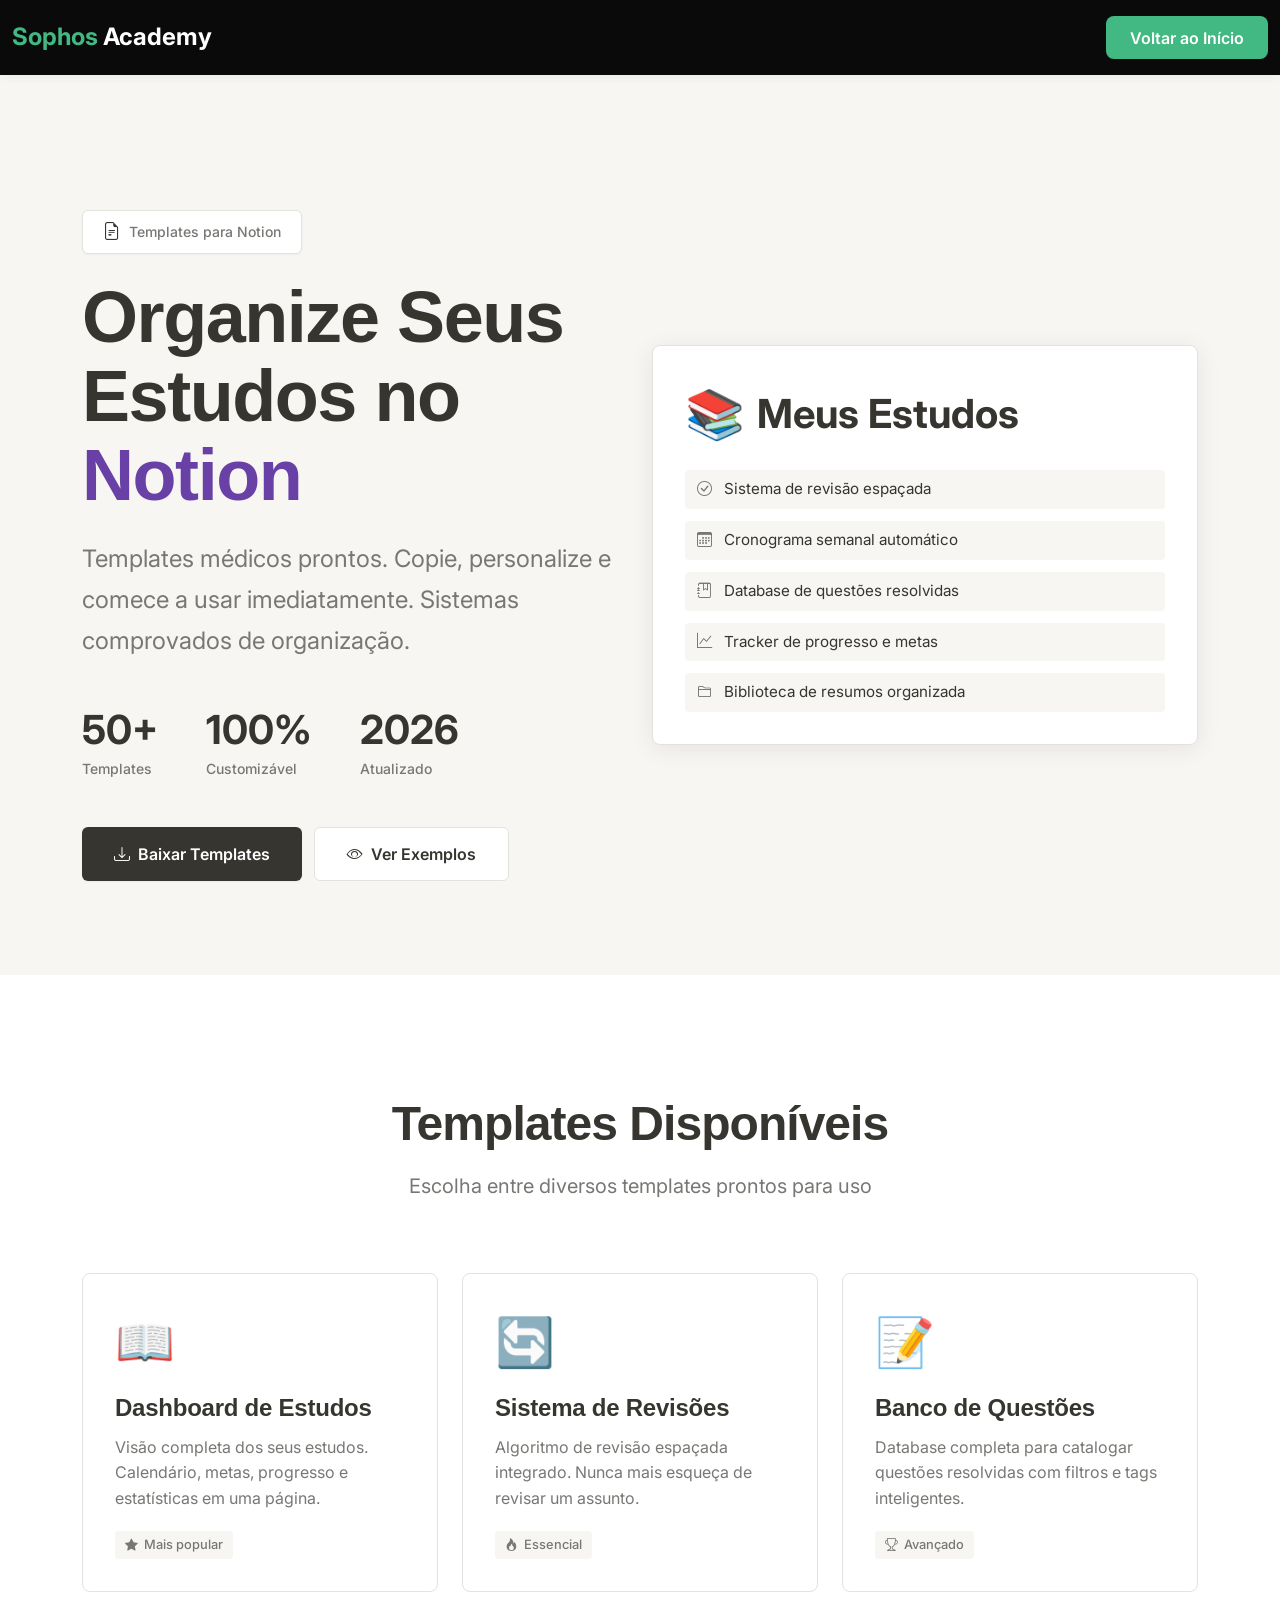
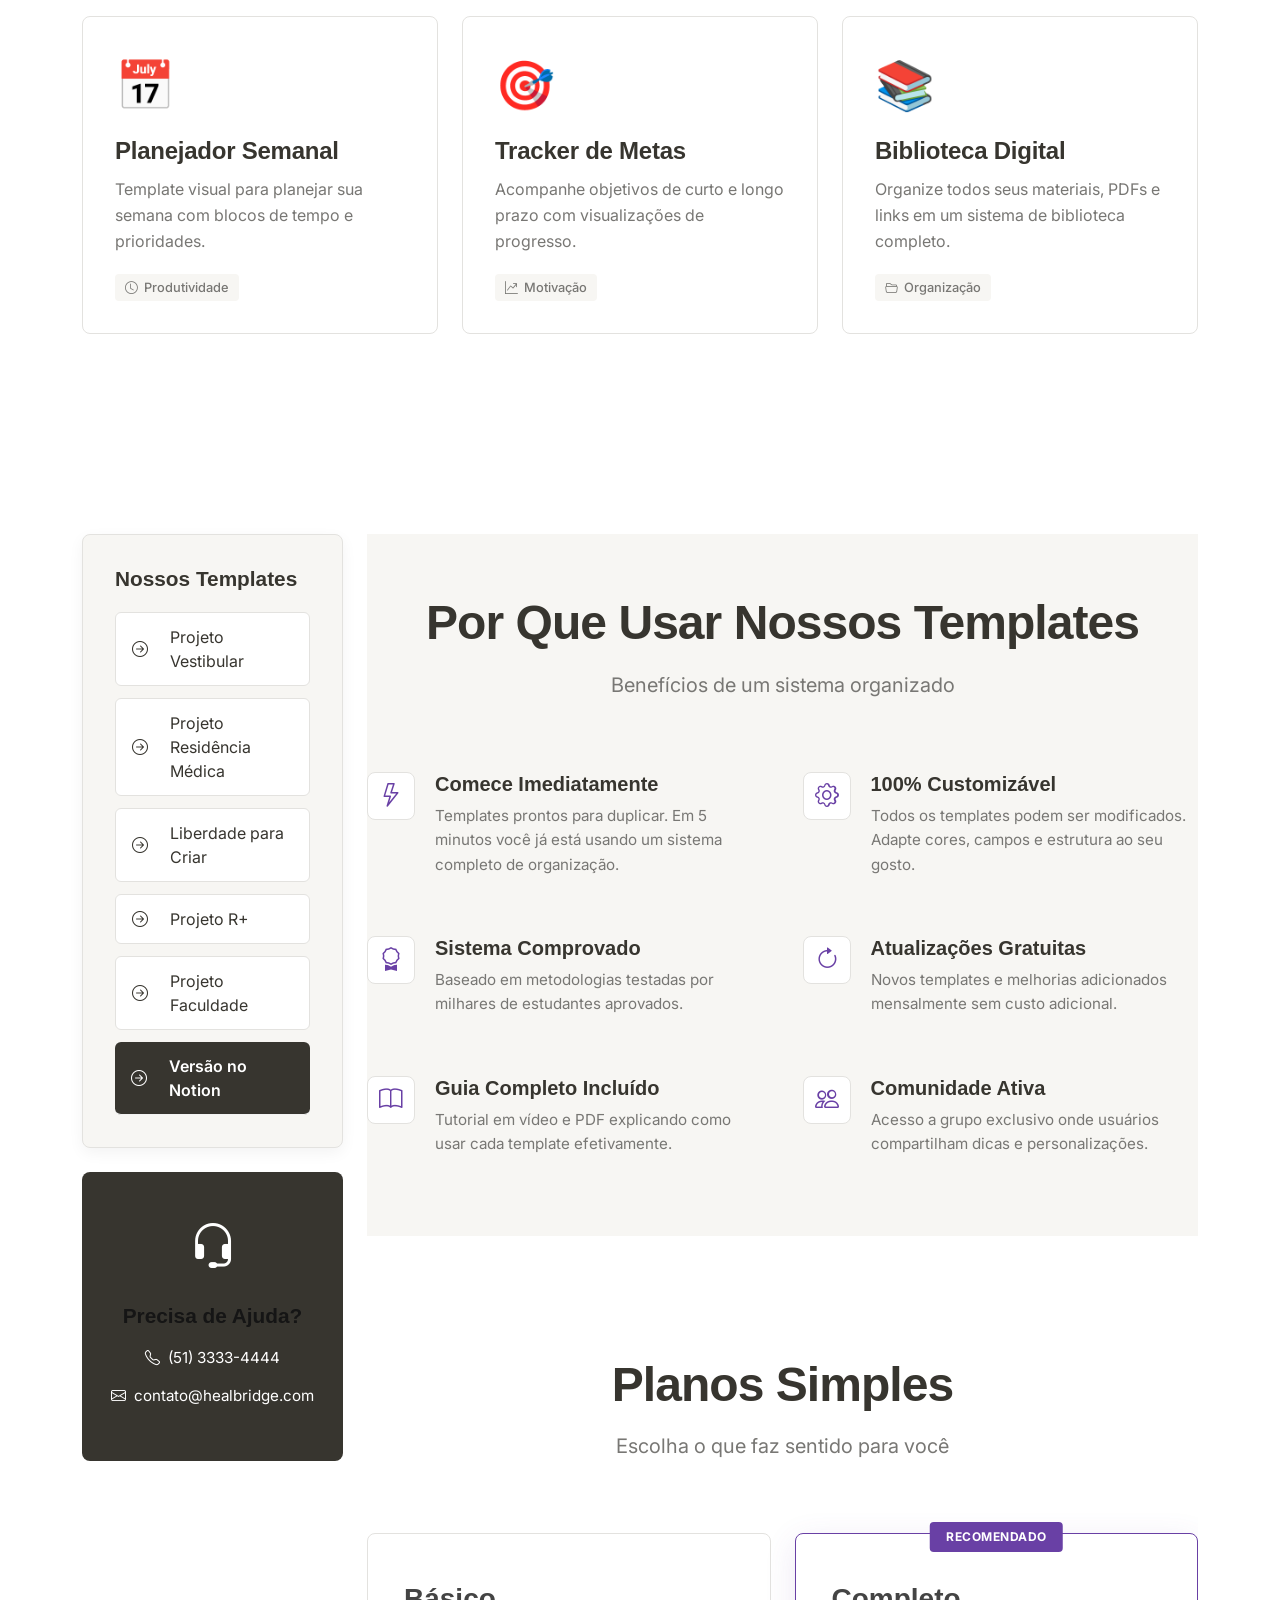
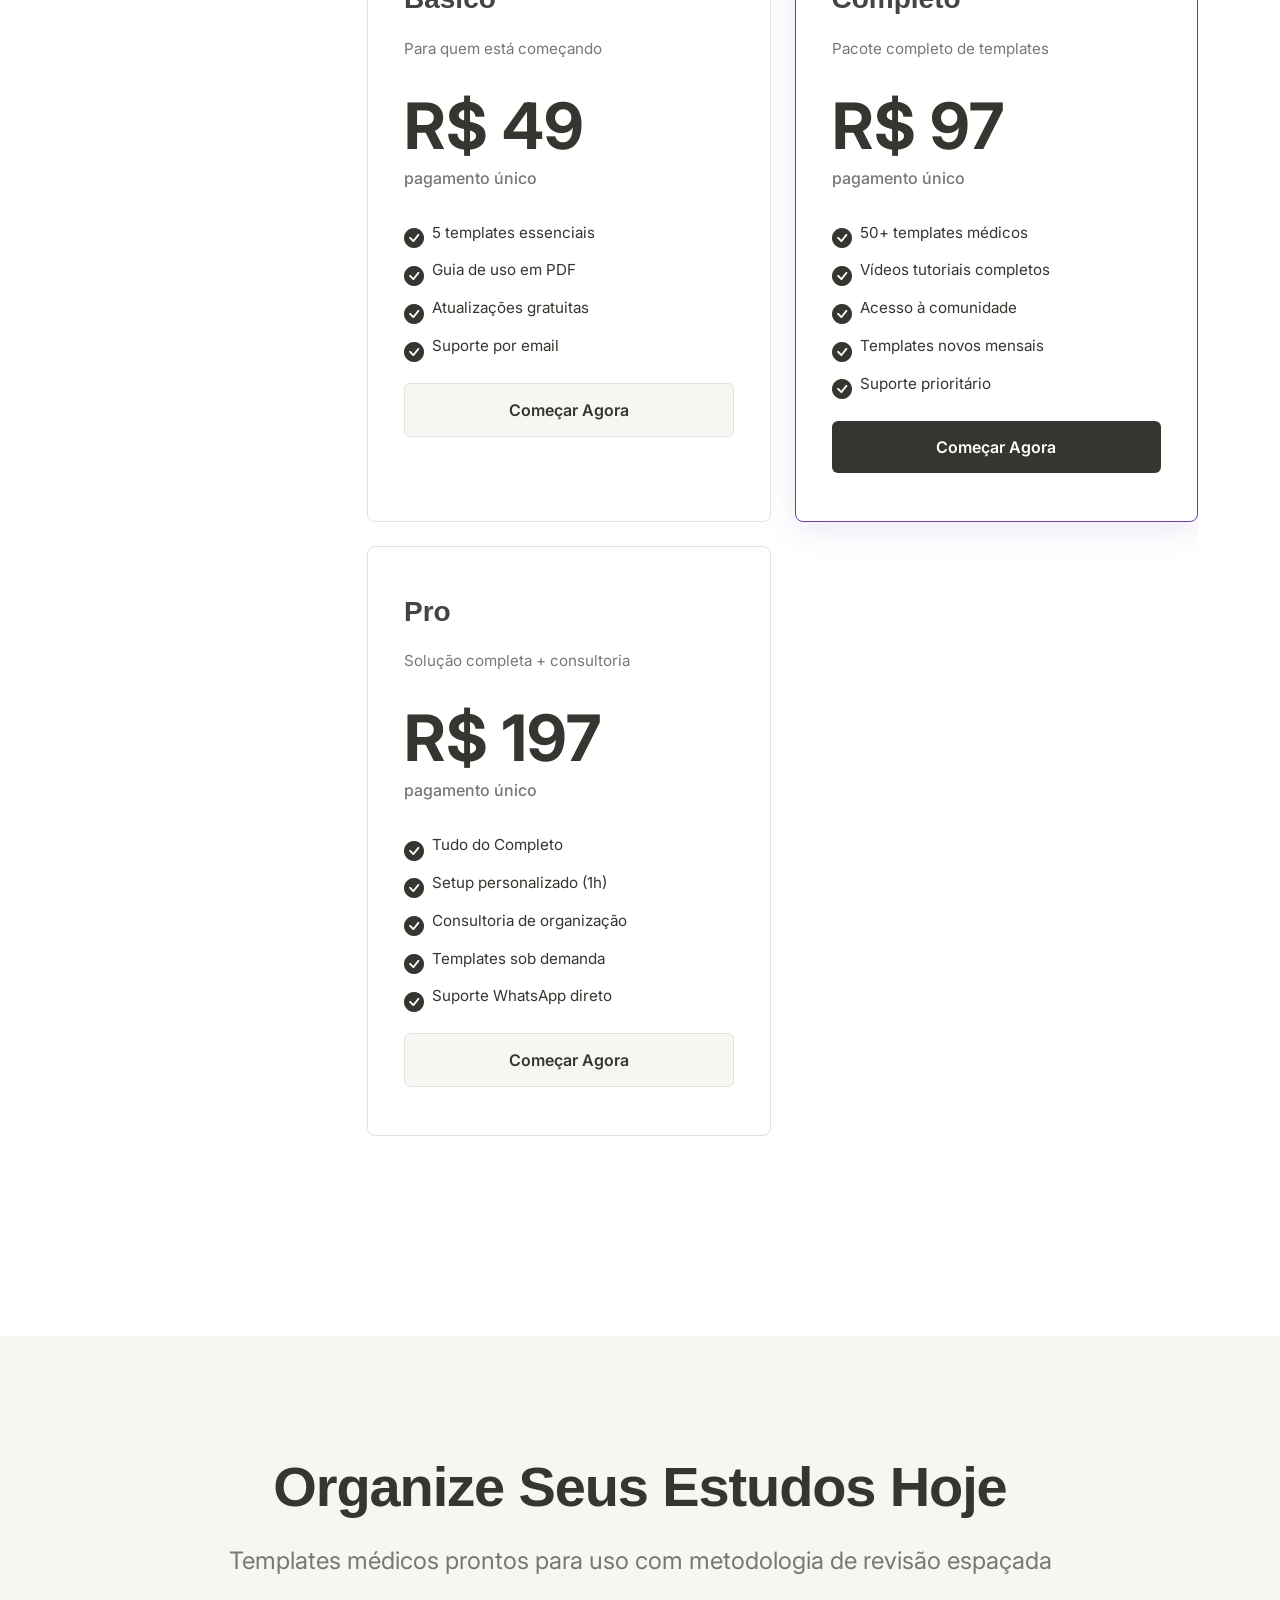
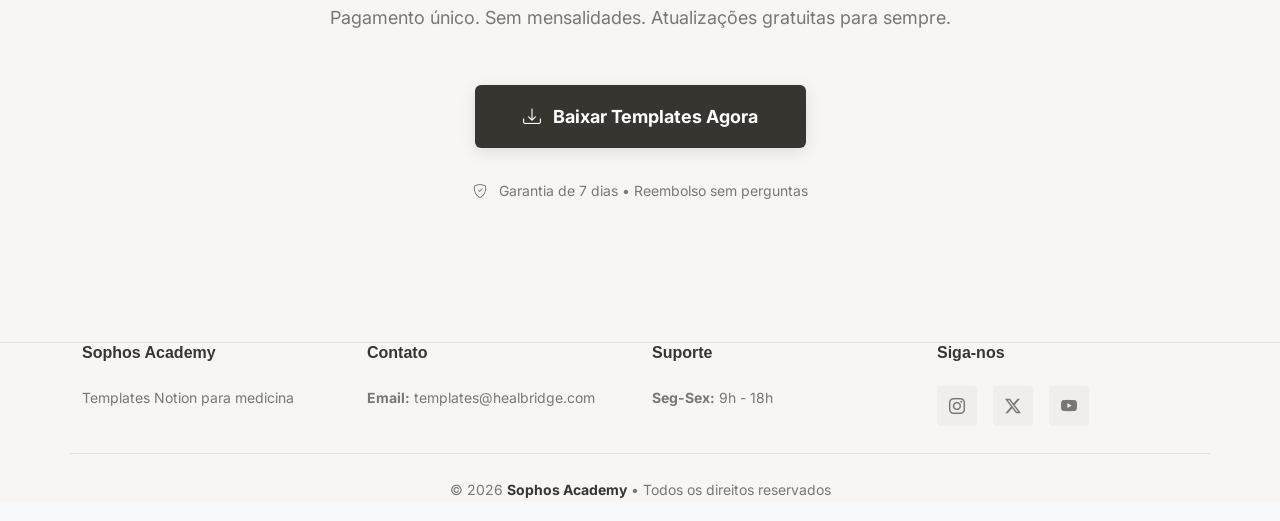
<file: service-details-notion.html>
<!DOCTYPE html>
<html lang="pt-BR">

<head>
  <meta charset="utf-8">
  <meta content="width=device-width, initial-scale=1.0" name="viewport">
  <title>Versão no Notion - Sophos Academy | Templates Prontos para Usar</title>
  <meta name="description" content="Templates médicos profissionais para Notion. Organize seus estudos com sistemas comprovados.">
  <meta name="keywords" content="notion medicina, templates notion, organização estudos, produtividade médica">

  <!-- Favicons -->
  <link href="assets/img/favicon.png" rel="icon">
  <link href="assets/img/apple-touch-icon.png" rel="apple-touch-icon">

  <!-- Fonts -->
  <link href="https://fonts.googleapis.com" rel="preconnect">
  <link href="https://fonts.gstatic.com" rel="preconnect" crossorigin>
  <link href="https://fonts.googleapis.com/css2?family=Inter:wght@300;400;500;600;700;800;900&display=swap" rel="stylesheet">

  <!-- Vendor CSS Files -->
  <link href="assets/vendor/bootstrap/css/bootstrap.min.css" rel="stylesheet">
  <link href="assets/vendor/bootstrap-icons/bootstrap-icons.css" rel="stylesheet">
  <link href="assets/vendor/aos/aos.css" rel="stylesheet">
  <link href="assets/vendor/swiper/swiper-bundle.min.css" rel="stylesheet">
  <link href="assets/vendor/glightbox/css/glightbox.min.css" rel="stylesheet">

  <!-- Main CSS File -->
  <link href="assets/css/main.css" rel="stylesheet">

  <style>
    :root {
      --notion-black: #37352f;
      --notion-gray: #787774;
      --notion-brown: #9f6b53;
      --notion-orange: #d9730d;
      --notion-yellow: #dfab01;
      --notion-green: #0f7b6c;
      --notion-blue: #0b6e99;
      --notion-purple: #6940a5;
      --notion-pink: #ad1a72;
      --notion-red: #e03e3e;
      --notion-bg: #ffffff;
      --notion-bg-gray: #f7f6f3;
      --clean-gradient: linear-gradient(135deg, #37352f 0%, #6940a5 100%);
    }

    * {
      margin: 0;
      padding: 0;
      box-sizing: border-box;
    }

    body {
      font-family: 'Inter', -apple-system, BlinkMacSystemFont, 'Segoe UI', sans-serif;
      color: var(--notion-black);
      overflow-x: hidden;
      background: var(--notion-bg);
    }

    /* Hero Section */
    .hero-notion {
      position: relative;
      min-height: 100vh;
      display: flex;
      align-items: center;
      background: var(--notion-bg-gray);
      overflow: hidden;
      padding: 120px 0 80px;
    }

    .hero-content {
      position: relative;
      z-index: 2;
    }

    .notion-badge {
      display: inline-flex;
      align-items: center;
      gap: 8px;
      background: var(--notion-bg);
      padding: 8px 20px;
      border-radius: 6px;
      color: var(--notion-gray);
      font-size: 0.875rem;
      font-weight: 500;
      margin-bottom: 24px;
      border: 1px solid #e3e2df;
      box-shadow: 0 1px 3px rgba(0, 0, 0, 0.04);
    }

    .notion-badge i {
      font-size: 1.1rem;
      color: var(--notion-black);
    }

    .hero-title {
      font-size: 4.5rem;
      font-weight: 700;
      color: var(--notion-black);
      line-height: 1.1;
      margin-bottom: 24px;
      letter-spacing: -0.02em;
    }

    .hero-title .notion-highlight {
      color: var(--notion-purple);
    }

    .hero-subtitle {
      font-size: 1.5rem;
      color: var(--notion-gray);
      margin-bottom: 40px;
      line-height: 1.6;
      max-width: 600px;
      font-weight: 400;
    }

    .hero-stats-minimal {
      display: flex;
      gap: 48px;
      margin: 48px 0;
      flex-wrap: wrap;
    }

    .stat-minimal {
      display: flex;
      flex-direction: column;
    }

    .stat-minimal-number {
      font-size: 2.5rem;
      font-weight: 700;
      color: var(--notion-black);
      line-height: 1;
    }

    .stat-minimal-label {
      font-size: 0.875rem;
      color: var(--notion-gray);
      margin-top: 8px;
      font-weight: 500;
    }

    .hero-cta-group {
      display: flex;
      gap: 12px;
      margin-top: 48px;
      flex-wrap: wrap;
    }

    .btn-notion-primary {
      padding: 14px 32px;
      font-size: 1rem;
      font-weight: 600;
      background: var(--notion-black);
      color: #fff;
      border: none;
      border-radius: 6px;
      cursor: pointer;
      transition: all 0.2s ease;
      text-decoration: none;
      display: inline-flex;
      align-items: center;
      gap: 8px;
      box-shadow: 0 1px 2px rgba(0, 0, 0, 0.05);
    }

    .btn-notion-primary:hover {
      background: var(--notion-purple);
      transform: translateY(-1px);
      box-shadow: 0 4px 12px rgba(105, 64, 165, 0.2);
      color: #fff;
    }

    .btn-notion-secondary {
      padding: 14px 32px;
      font-size: 1rem;
      font-weight: 600;
      background: var(--notion-bg);
      color: var(--notion-black);
      border: 1px solid #e3e2df;
      border-radius: 6px;
      cursor: pointer;
      transition: all 0.2s ease;
      text-decoration: none;
      display: inline-flex;
      align-items: center;
      gap: 8px;
    }

    .btn-notion-secondary:hover {
      background: var(--notion-bg-gray);
      border-color: var(--notion-gray);
      transform: translateY(-1px);
      color: var(--notion-black);
    }

    .hero-visual-notion {
      position: relative;
      z-index: 2;
    }

    .notion-preview {
      background: #fff;
      border-radius: 8px;
      padding: 32px;
      box-shadow: 0 4px 24px rgba(0, 0, 0, 0.08);
      border: 1px solid #e3e2df;
    }

    .notion-page-title {
      display: flex;
      align-items: center;
      gap: 12px;
      margin-bottom: 20px;
    }

    .notion-emoji {
      font-size: 3rem;
    }

    .notion-title-text {
      font-size: 2.5rem;
      font-weight: 700;
      color: var(--notion-black);
    }

    .notion-blocks {
      display: flex;
      flex-direction: column;
      gap: 12px;
    }

    .notion-block {
      display: flex;
      align-items: center;
      gap: 12px;
      padding: 8px 12px;
      background: var(--notion-bg-gray);
      border-radius: 4px;
      font-size: 0.95rem;
      color: var(--notion-black);
    }

    .notion-block i {
      color: var(--notion-gray);
    }

    /* Templates Section */
    .templates-section {
      padding: 120px 0;
      background: #fff;
    }

    .section-title-clean {
      text-align: center;
      margin-bottom: 70px;
    }

    .section-title-clean h2 {
      font-size: 3rem;
      font-weight: 700;
      color: var(--notion-black);
      margin-bottom: 16px;
      letter-spacing: -0.02em;
    }

    .section-title-clean p {
      font-size: 1.25rem;
      color: var(--notion-gray);
      max-width: 700px;
      margin: 0 auto;
      font-weight: 400;
    }

    .templates-grid {
      display: grid;
      grid-template-columns: repeat(auto-fit, minmax(300px, 1fr));
      gap: 24px;
    }

    .template-card {
      background: #fff;
      border-radius: 8px;
      padding: 32px;
      border: 1px solid #e3e2df;
      transition: all 0.2s ease;
      cursor: pointer;
    }

    .template-card:hover {
      transform: translateY(-4px);
      box-shadow: 0 8px 32px rgba(0, 0, 0, 0.08);
      border-color: var(--notion-purple);
    }

    .template-emoji {
      font-size: 3rem;
      margin-bottom: 16px;
      display: block;
    }

    .template-card h4 {
      font-size: 1.5rem;
      font-weight: 700;
      color: var(--notion-black);
      margin-bottom: 12px;
      letter-spacing: -0.01em;
    }

    .template-card p {
      color: var(--notion-gray);
      font-size: 1rem;
      line-height: 1.6;
      margin-bottom: 20px;
    }

    .template-tag {
      display: inline-flex;
      align-items: center;
      gap: 6px;
      padding: 4px 10px;
      background: var(--notion-bg-gray);
      border-radius: 4px;
      font-size: 0.8rem;
      color: var(--notion-gray);
      font-weight: 500;
    }

    /* Features Section */
    .features-notion {
      padding: 120px 0;
      background: var(--notion-bg-gray);
    }

    .features-grid-clean {
      display: grid;
      grid-template-columns: repeat(2, 1fr);
      gap: 40px;
      margin-top: 60px;
    }

    .feature-clean {
      display: flex;
      gap: 20px;
      align-items: start;
    }

    .feature-icon-clean {
      flex-shrink: 0;
      width: 48px;
      height: 48px;
      background: var(--notion-bg);
      border-radius: 8px;
      display: flex;
      align-items: center;
      justify-content: center;
      font-size: 1.5rem;
      color: var(--notion-purple);
      border: 1px solid #e3e2df;
    }

    .feature-content-clean h5 {
      font-size: 1.25rem;
      font-weight: 600;
      color: var(--notion-black);
      margin-bottom: 8px;
    }

    .feature-content-clean p {
      color: var(--notion-gray);
      line-height: 1.6;
      font-size: 0.95rem;
    }

    /* Pricing Section */
    .pricing-notion {
      padding: 120px 0;
      background: #fff;
    }

    .pricing-cards-notion {
      display: grid;
      grid-template-columns: repeat(auto-fit, minmax(320px, 1fr));
      gap: 24px;
      margin-top: 70px;
      max-width: 1000px;
      margin-left: auto;
      margin-right: auto;
    }

    .pricing-card-notion {
      background: #fff;
      border-radius: 8px;
      padding: 48px 36px;
      border: 1px solid #e3e2df;
      transition: all 0.2s ease;
      position: relative;
    }

    .pricing-card-notion.featured {
      border-color: var(--notion-purple);
      box-shadow: 0 8px 32px rgba(105, 64, 165, 0.12);
      transform: scale(1.02);
    }

    .popular-tag {
      position: absolute;
      top: -12px;
      left: 50%;
      transform: translateX(-50%);
      background: var(--notion-purple);
      color: #fff;
      padding: 6px 16px;
      border-radius: 4px;
      font-size: 0.75rem;
      font-weight: 700;
      text-transform: uppercase;
      letter-spacing: 0.5px;
    }

    .pricing-card-notion:hover {
      transform: translateY(-4px);
      box-shadow: 0 12px 40px rgba(0, 0, 0, 0.1);
    }

    .pricing-card-notion.featured:hover {
      transform: scale(1.04) translateY(-4px);
    }

    .plan-name-notion {
      font-size: 1.75rem;
      font-weight: 700;
      color: var(--notion-black);
      margin-bottom: 12px;
    }

    .plan-desc-notion {
      color: var(--notion-gray);
      margin-bottom: 28px;
      font-size: 0.95rem;
    }

    .plan-price-notion {
      margin: 32px 0;
    }

    .price-value-notion {
      font-size: 4rem;
      font-weight: 700;
      color: var(--notion-black);
      line-height: 1;
    }

    .price-period-notion {
      font-size: 1rem;
      color: var(--notion-gray);
      margin-top: 8px;
      font-weight: 500;
    }

    .plan-features-notion {
      list-style: none;
      padding: 0;
      margin: 32px 0;
    }

    .plan-features-notion li {
      padding: 12px 0;
      color: var(--notion-black);
      display: flex;
      align-items: center;
      gap: 12px;
      font-size: 0.95rem;
    }

    .plan-features-notion li i {
      color: var(--notion-green);
      font-size: 1.2rem;
      flex-shrink: 0;
    }

    .btn-notion-cta {
      width: 100%;
      padding: 14px;
      font-size: 1rem;
      font-weight: 600;
      border-radius: 6px;
      border: none;
      cursor: pointer;
      transition: all 0.2s ease;
      text-decoration: none;
      display: inline-block;
      text-align: center;
    }

    .btn-notion-primary-cta {
      background: var(--notion-black);
      color: #fff;
    }

    .btn-notion-primary-cta:hover {
      background: var(--notion-purple);
      transform: translateY(-2px);
      box-shadow: 0 4px 16px rgba(105, 64, 165, 0.2);
      color: #fff;
    }

    .btn-notion-secondary-cta {
      background: var(--notion-bg-gray);
      color: var(--notion-black);
      border: 1px solid #e3e2df;
    }

    .btn-notion-secondary-cta:hover {
      background: var(--notion-bg);
      border-color: var(--notion-gray);
      transform: translateY(-2px);
      color: var(--notion-black);
    }

    /* CTA Final */
    .cta-notion {
      padding: 120px 0;
      background: var(--notion-bg-gray);
      text-align: center;
    }

    .cta-notion-content {
      max-width: 800px;
      margin: 0 auto;
    }

    .cta-notion h2 {
      font-size: 3.5rem;
      font-weight: 700;
      color: var(--notion-black);
      margin-bottom: 24px;
      letter-spacing: -0.02em;
      line-height: 1.1;
    }

    .cta-notion p {
      font-size: 1.5rem;
      color: var(--notion-gray);
      margin-bottom: 20px;
      line-height: 1.6;
    }

    .btn-cta-notion-large {
      padding: 18px 48px;
      font-size: 1.125rem;
      font-weight: 700;
      background: var(--notion-black);
      color: #fff;
      border: none;
      border-radius: 6px;
      cursor: pointer;
      transition: all 0.2s ease;
      text-decoration: none;
      display: inline-flex;
      align-items: center;
      gap: 12px;
      margin-top: 32px;
      box-shadow: 0 4px 16px rgba(0, 0, 0, 0.1);
    }

    .btn-cta-notion-large:hover {
      background: var(--notion-purple);
      transform: translateY(-2px);
      box-shadow: 0 8px 24px rgba(105, 64, 165, 0.25);
      color: #fff;
    }

    /* Responsive */
    @media (max-width: 992px) {
      .hero-title {
        font-size: 3rem;
      }

      .features-grid-clean {
        grid-template-columns: 1fr;
      }
    }

    @media (max-width: 768px) {
      .hero-title {
        font-size: 2.5rem;
      }

      .section-title-clean h2 {
        font-size: 2.2rem;
      }

      .cta-notion h2 {
        font-size: 2.5rem;
      }

      .pricing-card-notion.featured {
        transform: scale(1);
      }

      .hero-cta-group {
        flex-direction: column;
      }

      .btn-notion-primary,
      .btn-notion-secondary {
        width: 100%;
        justify-content: center;
      }
    }

  </style>
</head>

<body class="service-details-page">

  <!-- Navbar - ESPECIFICACOES EXATAS DO TEMPLATE-HUB.HTML -->
  <nav style="background:#0a0a0a !important;box-shadow:0 2px 10px rgba(0,0,0,0.05) !important;padding:16px 0 !important;position:sticky !important;top:0 !important;z-index:9999 !important;">
    <div style="width:100% !important;max-width:1320px !important;margin:0 auto !important;padding:0 12px !important;display:flex !important;align-items:center !important;justify-content:space-between !important;box-sizing:border-box !important;">
      <a href="index.html" style="font-size:24px !important;font-weight:700 !important;color:#fff !important;text-decoration:none !important;line-height:1.2 !important;padding:0 !important;margin:0 !important;"><span style="color:#42b983 !important;">Sophos</span> Academy</a>
      <a href="index.html" style="background:#42b983 !important;color:#fff !important;border:none !important;padding:9.6px 24px !important;border-radius:8px !important;font-weight:600 !important;font-size:16px !important;text-decoration:none !important;display:inline-block !important;margin:0 !important;line-height:1.5 !important;">Voltar ao Início</a>
    </div>
  </nav>

  <main class="main">

    <!-- Hero Section -->
    <section class="hero-notion">
      <div class="container">
        <div class="row align-items-center">
          <div class="col-lg-6 hero-content" data-aos="fade-right">
            <div class="notion-badge">
              <i class="bi bi-file-earmark-text"></i>
              <span>Templates para Notion</span>
            </div>
            <h1 class="hero-title">
              Organize Seus Estudos no <span class="notion-highlight">Notion</span>
            </h1>
            <p class="hero-subtitle">
              Templates médicos prontos. Copie, personalize e comece a usar imediatamente. Sistemas comprovados de organização.
            </p>

            <div class="hero-stats-minimal">
              <div class="stat-minimal">
                <span class="stat-minimal-number">50+</span>
                <span class="stat-minimal-label">Templates</span>
              </div>
              <div class="stat-minimal">
                <span class="stat-minimal-number">100%</span>
                <span class="stat-minimal-label">Customizável</span>
              </div>
              <div class="stat-minimal">
                <span class="stat-minimal-number">2026</span>
                <span class="stat-minimal-label">Atualizado</span>
              </div>
            </div>

            <div class="hero-cta-group">
              <a href="#pricing" class="btn-notion-primary">
                <i class="bi bi-download"></i>
                Baixar Templates
              </a>
              <a href="#templates" class="btn-notion-secondary">
                <i class="bi bi-eye"></i>
                Ver Exemplos
              </a>
            </div>
          </div>

          <div class="col-lg-6 hero-visual-notion" data-aos="fade-left" data-aos-delay="200">
            <div class="notion-preview">
              <div class="notion-page-title">
                <span class="notion-emoji">📚</span>
                <span class="notion-title-text">Meus Estudos</span>
              </div>
              <div class="notion-blocks">
                <div class="notion-block">
                  <i class="bi bi-check-circle"></i>
                  <span>Sistema de revisão espaçada</span>
                </div>
                <div class="notion-block">
                  <i class="bi bi-calendar3"></i>
                  <span>Cronograma semanal automático</span>
                </div>
                <div class="notion-block">
                  <i class="bi bi-journal-bookmark"></i>
                  <span>Database de questões resolvidas</span>
                </div>
                <div class="notion-block">
                  <i class="bi bi-graph-up"></i>
                  <span>Tracker de progresso e metas</span>
                </div>
                <div class="notion-block">
                  <i class="bi bi-folder2"></i>
                  <span>Biblioteca de resumos organizada</span>
                </div>
              </div>
            </div>
          </div>
        </div>
      </div>
    </section>

    <!-- Templates Section -->
    <section id="templates" class="templates-section">
      <div class="container">
        <div class="section-title-clean" data-aos="fade-up">
          <h2>Templates Disponíveis</h2>
          <p>Escolha entre diversos templates prontos para uso</p>
        </div>

        <div class="templates-grid">
          <div class="template-card" data-aos="fade-up" data-aos-delay="100">
            <span class="template-emoji">📖</span>
            <h4>Dashboard de Estudos</h4>
            <p>Visão completa dos seus estudos. Calendário, metas, progresso e estatísticas em uma página.</p>
            <span class="template-tag">
              <i class="bi bi-star-fill"></i>
              Mais popular
            </span>
          </div>

          <div class="template-card" data-aos="fade-up" data-aos-delay="200">
            <span class="template-emoji">🔄</span>
            <h4>Sistema de Revisões</h4>
            <p>Algoritmo de revisão espaçada integrado. Nunca mais esqueça de revisar um assunto.</p>
            <span class="template-tag">
              <i class="bi bi-fire"></i>
              Essencial
            </span>
          </div>

          <div class="template-card" data-aos="fade-up" data-aos-delay="300">
            <span class="template-emoji">📝</span>
            <h4>Banco de Questões</h4>
            <p>Database completa para catalogar questões resolvidas com filtros e tags inteligentes.</p>
            <span class="template-tag">
              <i class="bi bi-trophy"></i>
              Avançado
            </span>
          </div>

          <div class="template-card" data-aos="fade-up" data-aos-delay="400">
            <span class="template-emoji">📅</span>
            <h4>Planejador Semanal</h4>
            <p>Template visual para planejar sua semana com blocos de tempo e prioridades.</p>
            <span class="template-tag">
              <i class="bi bi-clock"></i>
              Produtividade
            </span>
          </div>

          <div class="template-card" data-aos="fade-up" data-aos-delay="500">
            <span class="template-emoji">🎯</span>
            <h4>Tracker de Metas</h4>
            <p>Acompanhe objetivos de curto e longo prazo com visualizações de progresso.</p>
            <span class="template-tag">
              <i class="bi bi-graph-up-arrow"></i>
              Motivação
            </span>
          </div>

          <div class="template-card" data-aos="fade-up" data-aos-delay="600">
            <span class="template-emoji">📚</span>
            <h4>Biblioteca Digital</h4>
            <p>Organize todos seus materiais, PDFs e links em um sistema de biblioteca completo.</p>
            <span class="template-tag">
              <i class="bi bi-folder2-open"></i>
              Organização
            </span>
          </div>
        </div>
      </div>
    </section>

    <!-- Product Details with Sidebar -->
    <section class="product-details-section" style="padding: 80px 0; background: #fff;">
      <div class="container">
        <div class="row gy-5">

          <!-- Sidebar -->
          <div class="col-lg-3" data-aos="fade-right">

            <div class="service-box" style="background: var(--notion-bg-gray); border-radius: 8px; padding: 32px; margin-bottom: 24px; border: 1px solid #e3e2df;">
              <h4 style="font-size: 1.3rem; font-weight: 600; color: var(--notion-black); margin-bottom: 20px;">Nossos Templates</h4>
              <div class="services-list" style="display: flex; flex-direction: column; gap: 12px;">
                <a href="service-details-vestibular.html" style="display: flex; align-items: center; gap: 12px; padding: 12px 16px; background: #fff; color: var(--notion-black); border-radius: 6px; text-decoration: none; transition: all 0.2s ease; border: 1px solid #e3e2df;"><i class="bi bi-arrow-right-circle"></i><span>Projeto Vestibular</span></a>
                <a href="service-details-residencia.html" style="display: flex; align-items: center; gap: 12px; padding: 12px 16px; background: #fff; color: var(--notion-black); border-radius: 6px; text-decoration: none; transition: all 0.2s ease; border: 1px solid #e3e2df;"><i class="bi bi-arrow-right-circle"></i><span>Projeto Residência Médica</span></a>
                <a href="service-details-criar.html" style="display: flex; align-items: center; gap: 12px; padding: 12px 16px; background: #fff; color: var(--notion-black); border-radius: 6px; text-decoration: none; transition: all 0.2s ease; border: 1px solid #e3e2df;"><i class="bi bi-arrow-right-circle"></i><span>Liberdade para Criar</span></a>
                <a href="service-details-rplus.html" style="display: flex; align-items: center; gap: 12px; padding: 12px 16px; background: #fff; color: var(--notion-black); border-radius: 6px; text-decoration: none; transition: all 0.2s ease; border: 1px solid #e3e2df;"><i class="bi bi-arrow-right-circle"></i><span>Projeto R+</span></a>
                <a href="service-details-faculdade.html" style="display: flex; align-items: center; gap: 12px; padding: 12px 16px; background: #fff; color: var(--notion-black); border-radius: 6px; text-decoration: none; transition: all 0.2s ease; border: 1px solid #e3e2df;"><i class="bi bi-arrow-right-circle"></i><span>Projeto Faculdade</span></a>
                <a href="service-details-notion.html" class="active" style="display: flex; align-items: center; gap: 12px; padding: 12px 16px; background: var(--notion-black); color: #fff; border-radius: 6px; text-decoration: none; transition: all 0.2s ease; font-weight: 600;"><i class="bi bi-arrow-right-circle"></i><span>Versão no Notion</span></a>
              </div>
            </div>

            <div class="help-box" style="background: var(--notion-black); border-radius: 8px; padding: 40px 32px; text-align: center; color: #fff;">
              <i class="bi bi-headset" style="font-size: 3rem; margin-bottom: 20px; display: block;"></i>
              <h4 style="font-size: 1.3rem; font-weight: 600; margin-bottom: 16px;">Precisa de Ajuda?</h4>
              <p style="display: flex; align-items: center; justify-content: center; gap: 8px; margin: 12px 0; font-size: 0.95rem;"><i class="bi bi-telephone"></i> <span>(51) 3333-4444</span></p>
              <p style="display: flex; align-items: center; justify-content: center; gap: 8px; margin: 12px 0; font-size: 0.95rem;"><i class="bi bi-envelope"></i> <a href="mailto:contato@healbridge.com" style="color: #fff; text-decoration: none;">contato@healbridge.com</a></p>
            </div>

          </div>

          <!-- Main Content -->
          <div class="col-lg-9" data-aos="fade-left">

    <!-- Features Section -->
    <section class="features-notion" style="padding: 60px 0;">
        <div class="section-title-clean" data-aos="fade-up">
          <h2>Por Que Usar Nossos Templates</h2>
          <p>Benefícios de um sistema organizado</p>
        </div>

        <div class="features-grid-clean">
          <div class="feature-clean" data-aos="fade-up" data-aos-delay="100">
            <div class="feature-icon-clean">
              <i class="bi bi-lightning"></i>
            </div>
            <div class="feature-content-clean">
              <h5>Comece Imediatamente</h5>
              <p>Templates prontos para duplicar. Em 5 minutos você já está usando um sistema completo de organização.</p>
            </div>
          </div>

          <div class="feature-clean" data-aos="fade-up" data-aos-delay="200">
            <div class="feature-icon-clean">
              <i class="bi bi-gear"></i>
            </div>
            <div class="feature-content-clean">
              <h5>100% Customizável</h5>
              <p>Todos os templates podem ser modificados. Adapte cores, campos e estrutura ao seu gosto.</p>
            </div>
          </div>

          <div class="feature-clean" data-aos="fade-up" data-aos-delay="300">
            <div class="feature-icon-clean">
              <i class="bi bi-award"></i>
            </div>
            <div class="feature-content-clean">
              <h5>Sistema Comprovado</h5>
              <p>Baseado em metodologias testadas por milhares de estudantes aprovados.</p>
            </div>
          </div>

          <div class="feature-clean" data-aos="fade-up" data-aos-delay="400">
            <div class="feature-icon-clean">
              <i class="bi bi-arrow-clockwise"></i>
            </div>
            <div class="feature-content-clean">
              <h5>Atualizações Gratuitas</h5>
              <p>Novos templates e melhorias adicionados mensalmente sem custo adicional.</p>
            </div>
          </div>

          <div class="feature-clean" data-aos="fade-up" data-aos-delay="500">
            <div class="feature-icon-clean">
              <i class="bi bi-book"></i>
            </div>
            <div class="feature-content-clean">
              <h5>Guia Completo Incluído</h5>
              <p>Tutorial em vídeo e PDF explicando como usar cada template efetivamente.</p>
            </div>
          </div>

          <div class="feature-clean" data-aos="fade-up" data-aos-delay="600">
            <div class="feature-icon-clean">
              <i class="bi bi-people"></i>
            </div>
            <div class="feature-content-clean">
              <h5>Comunidade Ativa</h5>
              <p>Acesso a grupo exclusivo onde usuários compartilham dicas e personalizações.</p>
            </div>
          </div>
        </div>
    </section>

    <!-- Pricing Section -->
    <section id="pricing" class="pricing-notion">
        <div class="section-title-clean" data-aos="fade-up">
          <h2>Planos Simples</h2>
          <p>Escolha o que faz sentido para você</p>
        </div>

        <div class="pricing-cards-notion">
          <div class="pricing-card-notion" data-aos="fade-up" data-aos-delay="100">
            <h3 class="plan-name-notion">Básico</h3>
            <p class="plan-desc-notion">Para quem está começando</p>
            <div class="plan-price-notion">
              <div class="price-value-notion">R$ 49</div>
              <div class="price-period-notion">pagamento único</div>
            </div>
            <ul class="plan-features-notion">
              <li><i class="bi bi-check-circle-fill"></i> 5 templates essenciais</li>
              <li><i class="bi bi-check-circle-fill"></i> Guia de uso em PDF</li>
              <li><i class="bi bi-check-circle-fill"></i> Atualizações gratuitas</li>
              <li><i class="bi bi-check-circle-fill"></i> Suporte por email</li>
            </ul>
            <a href="#" class="btn-notion-cta btn-notion-secondary-cta">Começar Agora</a>
          </div>

          <div class="pricing-card-notion featured" data-aos="fade-up" data-aos-delay="200">
            <div class="popular-tag">RECOMENDADO</div>
            <h3 class="plan-name-notion">Completo</h3>
            <p class="plan-desc-notion">Pacote completo de templates</p>
            <div class="plan-price-notion">
              <div class="price-value-notion">R$ 97</div>
              <div class="price-period-notion">pagamento único</div>
            </div>
            <ul class="plan-features-notion">
              <li><i class="bi bi-check-circle-fill"></i> 50+ templates médicos</li>
              <li><i class="bi bi-check-circle-fill"></i> Vídeos tutoriais completos</li>
              <li><i class="bi bi-check-circle-fill"></i> Acesso à comunidade</li>
              <li><i class="bi bi-check-circle-fill"></i> Templates novos mensais</li>
              <li><i class="bi bi-check-circle-fill"></i> Suporte prioritário</li>
            </ul>
            <a href="#" class="btn-notion-cta btn-notion-primary-cta">Começar Agora</a>
          </div>

          <div class="pricing-card-notion" data-aos="fade-up" data-aos-delay="300">
            <h3 class="plan-name-notion">Pro</h3>
            <p class="plan-desc-notion">Solução completa + consultoria</p>
            <div class="plan-price-notion">
              <div class="price-value-notion">R$ 197</div>
              <div class="price-period-notion">pagamento único</div>
            </div>
            <ul class="plan-features-notion">
              <li><i class="bi bi-check-circle-fill"></i> Tudo do Completo</li>
              <li><i class="bi bi-check-circle-fill"></i> Setup personalizado (1h)</li>
              <li><i class="bi bi-check-circle-fill"></i> Consultoria de organização</li>
              <li><i class="bi bi-check-circle-fill"></i> Templates sob demanda</li>
              <li><i class="bi bi-check-circle-fill"></i> Suporte WhatsApp direto</li>
            </ul>
            <a href="#" class="btn-notion-cta btn-notion-secondary-cta">Começar Agora</a>
          </div>
        </div>
      </div>
    </section>

    <!-- CTA Notion -->
    <section class="cta-notion">
      <div class="cta-notion-content" data-aos="zoom-in" style="max-width: none;">
        <h2>Organize Seus Estudos Hoje</h2>
        <p>Templates médicos prontos para uso com metodologia de revisão espaçada</p>
        <p style="font-size: 1.125rem; margin-top: 24px; color: var(--notion-gray);">
          Pagamento único. Sem mensalidades. Atualizações gratuitas para sempre.
        </p>
        <a href="#pricing" class="btn-cta-notion-large">
          <i class="bi bi-download"></i>
          Baixar Templates Agora
        </a>
        <p style="font-size: 0.875rem; margin-top: 32px; color: var(--notion-gray);">
          <i class="bi bi-shield-check me-2"></i>
          Garantia de 7 dias • Reembolso sem perguntas
        </p>
      </div>
    </section>

          </div><!-- End Main Content -->

        </div><!-- End Row -->
      </div><!-- End Container -->
    </section><!-- End Product Details Section -->

  </main>

  <footer id="footer" class="footer" style="background: var(--notion-bg-gray); border-top: 1px solid #e3e2df; color: var(--notion-black);">
    <div class="container">
      <div class="row gy-3">
        <div class="col-lg-3 col-md-6">
          <h4 style="color: var(--notion-black);">Sophos Academy</h4>
          <p style="color: var(--notion-gray); margin-top: 12px; font-size: 0.875rem;">Templates Notion para medicina</p>
        </div>

        <div class="col-lg-3 col-md-6">
          <h4 style="color: var(--notion-black);">Contato</h4>
          <p style="color: var(--notion-gray); margin-top: 12px; font-size: 0.875rem;">
            <strong>Email:</strong> templates@healbridge.com
          </p>
        </div>

        <div class="col-lg-3 col-md-6">
          <h4 style="color: var(--notion-black);">Suporte</h4>
          <p style="color: var(--notion-gray); margin-top: 12px; font-size: 0.875rem;">
            <strong>Seg-Sex:</strong> 9h - 18h
          </p>
        </div>

        <div class="col-lg-3 col-md-6">
          <h4 style="color: var(--notion-black);">Siga-nos</h4>
          <div class="social-links d-flex" style="margin-top: 12px;">
            <a href="#" style="color: var(--notion-gray); margin-right: 16px;"><i class="bi bi-instagram"></i></a>
            <a href="#" style="color: var(--notion-gray); margin-right: 16px;"><i class="bi bi-twitter-x"></i></a>
            <a href="#" style="color: var(--notion-gray);"><i class="bi bi-youtube"></i></a>
          </div>
        </div>
      </div>
    </div>

    <div class="container text-center mt-4" style="padding-top: 24px; border-top: 1px solid #e3e2df;">
      <p style="color: var(--notion-gray); font-size: 0.875rem;">
        © 2026 <strong style="color: var(--notion-black);">Sophos Academy</strong> • Todos os direitos reservados
      </p>
    </div>
  </footer>

  <a href="#" id="scroll-top" class="scroll-top d-flex align-items-center justify-content-center" style="background: var(--notion-black);"><i class="bi bi-arrow-up-short" style="color: #fff;"></i></a>

  <!-- Vendor JS Files -->
  <script src="assets/vendor/bootstrap/js/bootstrap.bundle.min.js"></script>
  <script src="assets/vendor/php-email-form/validate.js"></script>
  <script src="assets/vendor/aos/aos.js"></script>
  <script src="assets/vendor/swiper/swiper-bundle.min.js"></script>
  <script src="assets/vendor/glightbox/js/glightbox.min.js"></script>

  <!-- Main JS File -->
  <script src="assets/js/main.js"></script>

  <script>
    AOS.init({
      duration: 800,
      easing: 'ease-out',
      once: true,
      mirror: false
    });

    document.querySelectorAll('a[href^="#"]').forEach(anchor => {
      anchor.addEventListener('click', function (e) {
        e.preventDefault();
        const target = document.querySelector(this.getAttribute('href'));
        if (target) {
          target.scrollIntoView({
            behavior: 'smooth',
            block: 'start'
          });
        }
      });
    });
  </script>

</body>

</html>
</file>
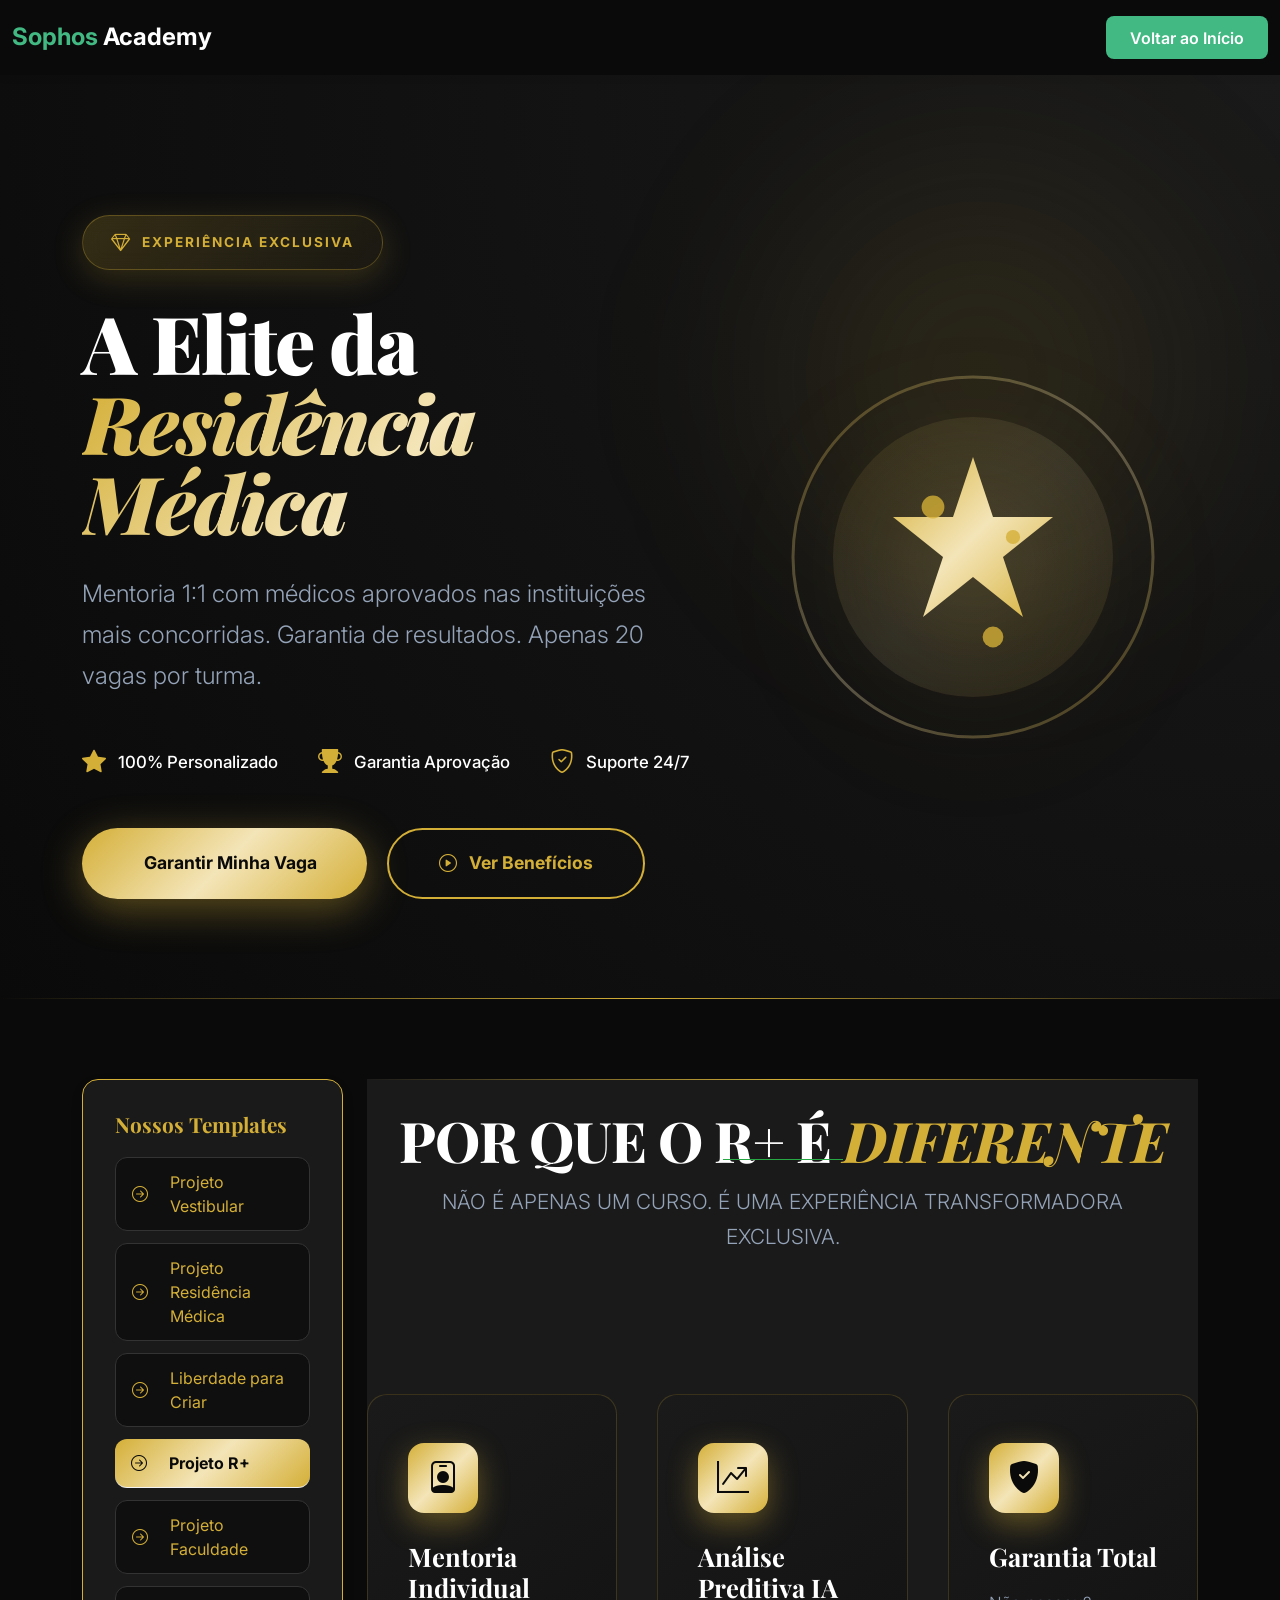
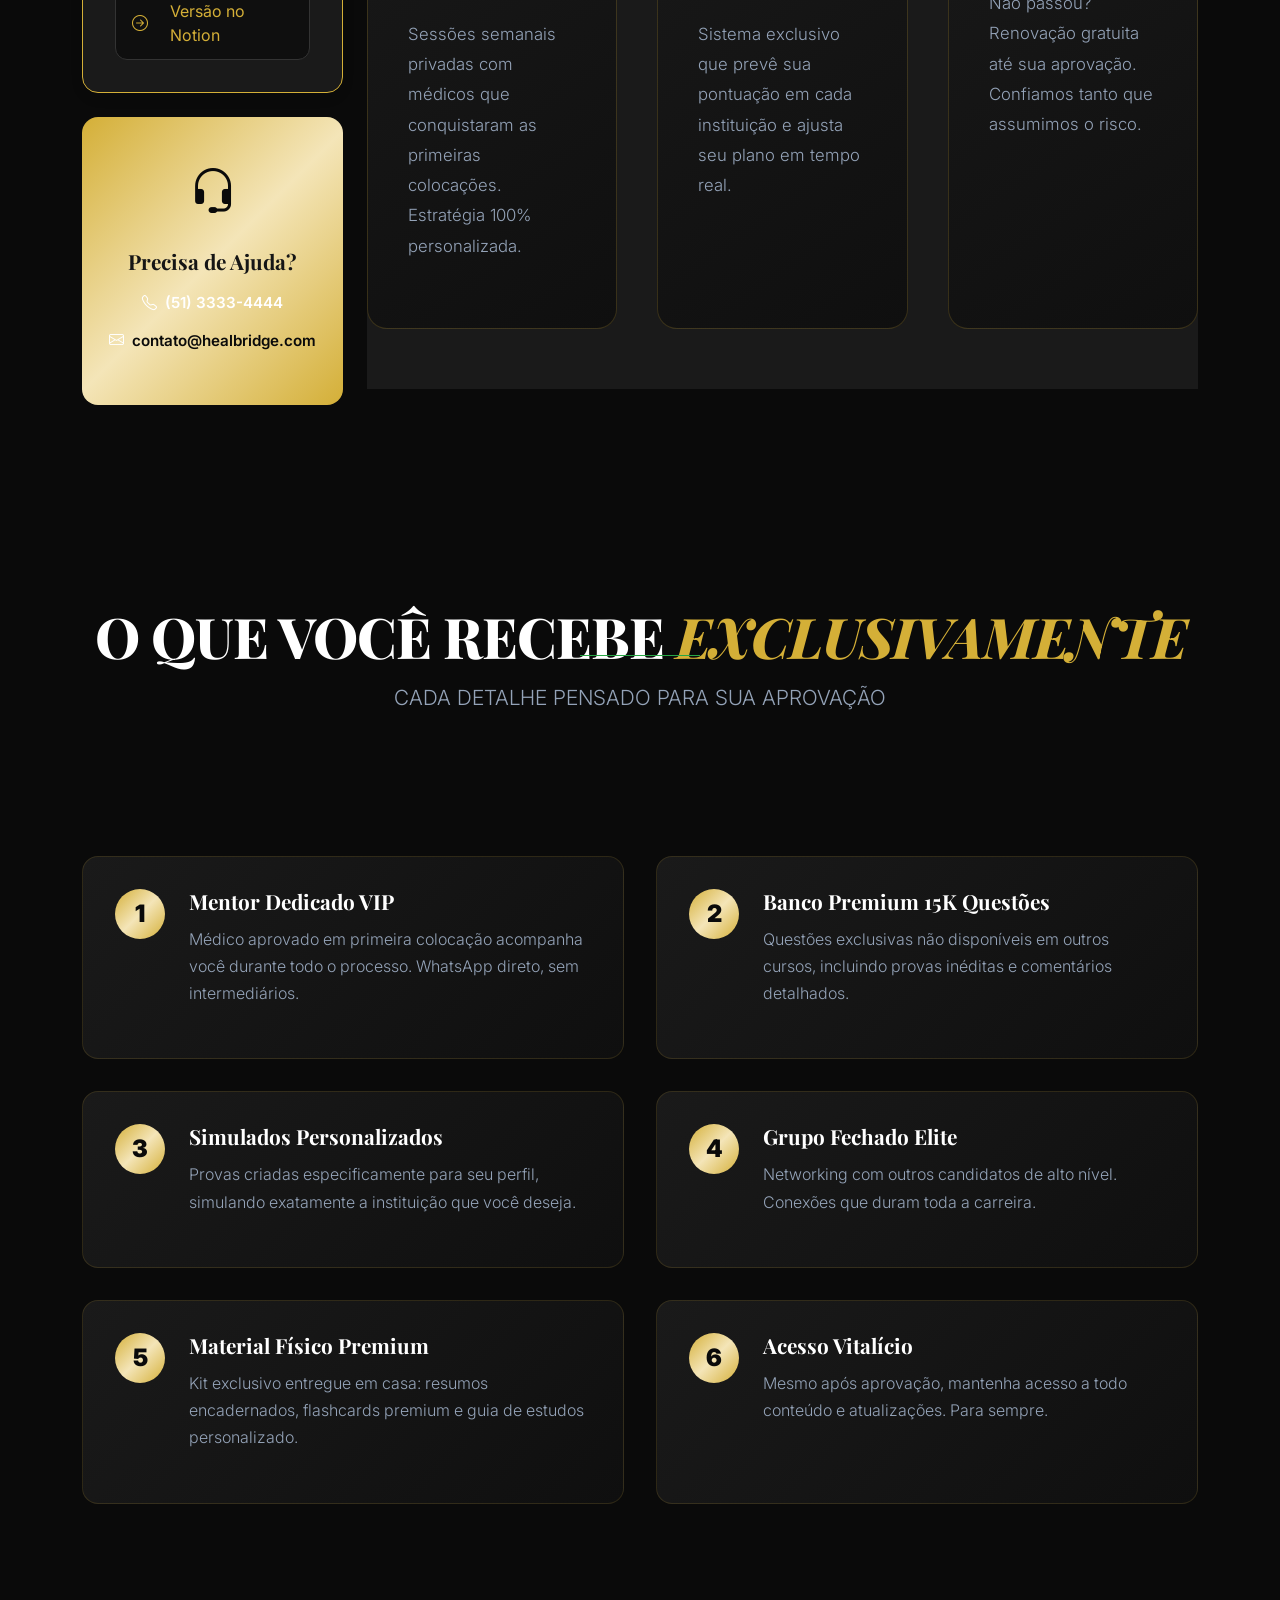
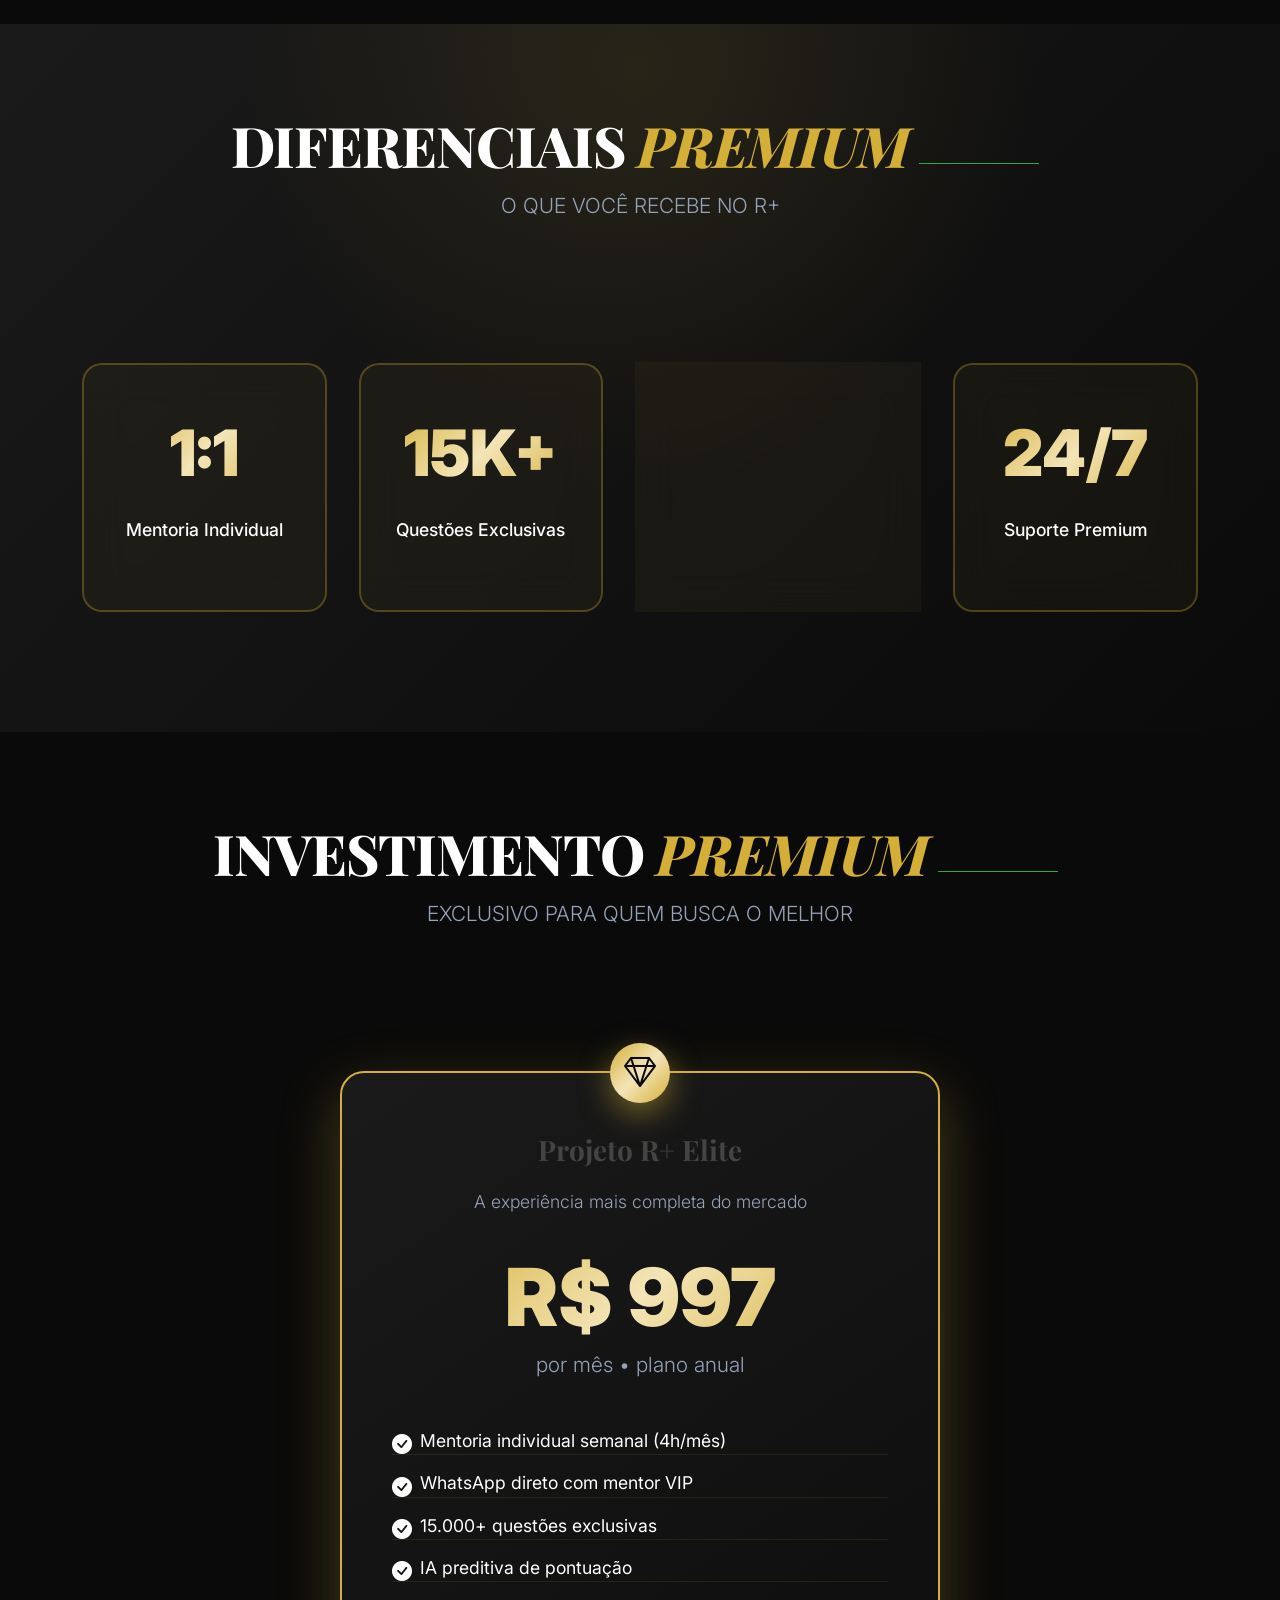
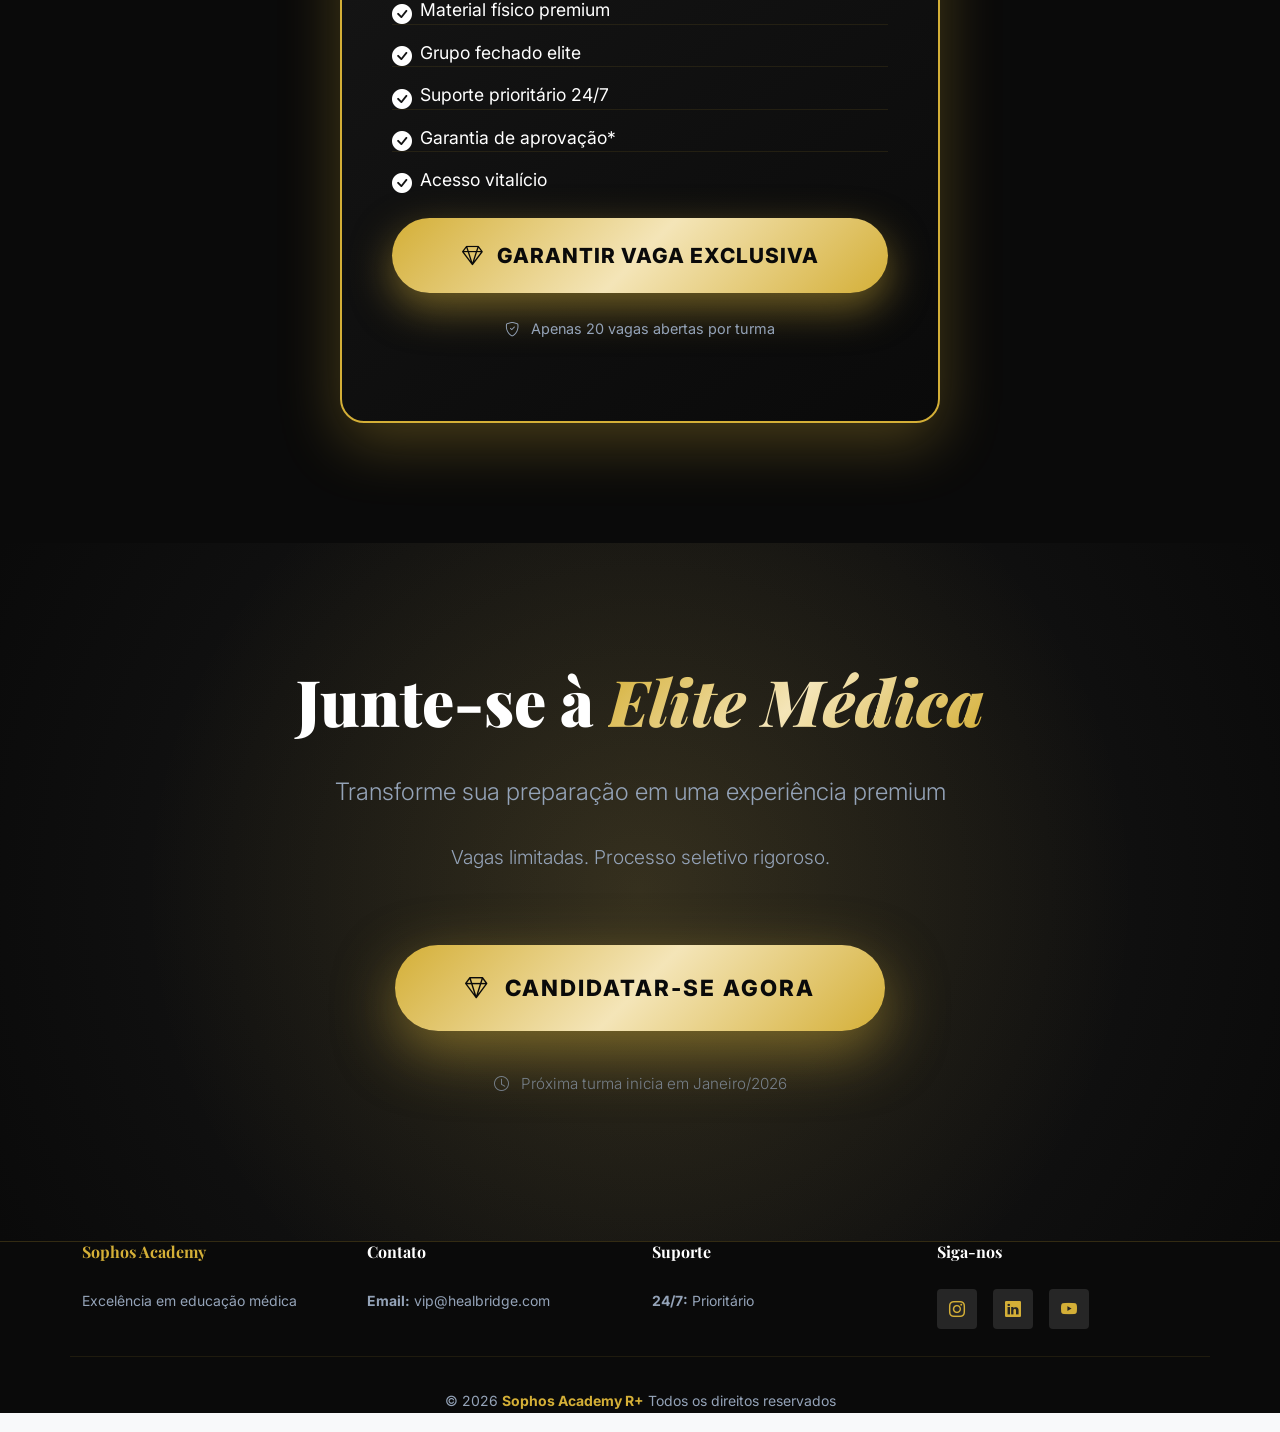
<file: service-details-rplus.html>
<!DOCTYPE html>
<html lang="pt-BR">

<head>
  <meta charset="utf-8">
  <meta content="width=device-width, initial-scale=1.0" name="viewport">
  <title>Projeto R+ - Sophos Academy | Experiência Premium Exclusiva</title>
  <meta name="description" content="O mais completo sistema para residência médica. Experiência VIP com resultados garantidos.">
  <meta name="keywords" content="residência premium, mentoria exclusiva, aprovação garantida, elite médica">

  <!-- Favicons -->
  <link href="assets/img/favicon.png" rel="icon">
  <link href="assets/img/apple-touch-icon.png" rel="apple-touch-icon">

  <!-- Fonts -->
  <link href="https://fonts.googleapis.com" rel="preconnect">
  <link href="https://fonts.gstatic.com" rel="preconnect" crossorigin>
  <link href="https://fonts.googleapis.com/css2?family=Playfair+Display:wght@400;500;600;700;800;900&family=Inter:wght@300;400;500;600;700;800;900&display=swap" rel="stylesheet">

  <!-- Vendor CSS Files -->
  <link href="assets/vendor/bootstrap/css/bootstrap.min.css" rel="stylesheet">
  <link href="assets/vendor/bootstrap-icons/bootstrap-icons.css" rel="stylesheet">
  <link href="assets/vendor/aos/aos.css" rel="stylesheet">
  <link href="assets/vendor/swiper/swiper-bundle.min.css" rel="stylesheet">
  <link href="assets/vendor/glightbox/css/glightbox.min.css" rel="stylesheet">

  <!-- Main CSS File -->
  <link href="assets/css/main.css" rel="stylesheet">

  <style>
    :root {
      --gold: #d4af37;
      --gold-light: #f4e5b8;
      --gold-dark: #b8941f;
      --black: #0a0a0a;
      --dark-gray: #1a1a1a;
      --text-light: #94a3b8;
      --premium-gradient: linear-gradient(135deg, #d4af37 0%, #f4e5b8 50%, #d4af37 100%);
      --dark-gradient: linear-gradient(180deg, #0a0a0a 0%, #1a1a1a 100%);
    }

    * {
      margin: 0;
      padding: 0;
      box-sizing: border-box;
    }

    body {
      font-family: 'Inter', sans-serif;
      color: #fff;
      background: var(--black);
      overflow-x: hidden;
    }

    h1, h2, h3, h4, h5, h6 {
      font-family: 'Playfair Display', serif;
    }

    /* Hero Section */
    .hero-rplus {
      position: relative;
      min-height: 100vh;
      display: flex;
      align-items: center;
      background: radial-gradient(circle at top right, #1a1a1a 0%, #0a0a0a 100%);
      overflow: hidden;
      padding: 140px 0 100px;
    }

    .hero-rplus::before {
      content: '';
      position: absolute;
      top: 0;
      right: 0;
      width: 600px;
      height: 600px;
      background: radial-gradient(circle, rgba(212, 175, 55, 0.15) 0%, transparent 70%);
      border-radius: 50%;
      filter: blur(80px);
    }

    .hero-rplus::after {
      content: '';
      position: absolute;
      bottom: 0;
      left: 0;
      width: 100%;
      height: 1px;
      background: linear-gradient(90deg, transparent 0%, var(--gold) 50%, transparent 100%);
    }

    .hero-content {
      position: relative;
      z-index: 2;
    }

    .vip-badge {
      display: inline-flex;
      align-items: center;
      gap: 10px;
      background: linear-gradient(135deg, rgba(212, 175, 55, 0.2) 0%, rgba(212, 175, 55, 0.05) 100%);
      backdrop-filter: blur(10px);
      padding: 12px 28px;
      border-radius: 50px;
      color: var(--gold);
      font-size: 0.85rem;
      font-weight: 700;
      text-transform: uppercase;
      letter-spacing: 2px;
      margin-bottom: 32px;
      border: 1px solid rgba(212, 175, 55, 0.3);
      box-shadow: 0 8px 32px rgba(212, 175, 55, 0.2);
    }

    .vip-badge i {
      font-size: 1.2rem;
      animation: sparkle 2s ease-in-out infinite;
    }

    @keyframes sparkle {
      0%, 100% { opacity: 1; transform: scale(1); }
      50% { opacity: 0.7; transform: scale(1.1); }
    }

    .hero-title {
      font-size: 5rem;
      font-weight: 900;
      color: #fff;
      line-height: 1;
      margin-bottom: 32px;
      letter-spacing: -2px;
    }

    .hero-title .gold-text {
      background: var(--premium-gradient);
      -webkit-background-clip: text;
      background-clip: text;
      -webkit-text-fill-color: transparent;
      display: block;
      font-style: italic;
    }

    .hero-subtitle {
      font-size: 1.5rem;
      color: var(--text-light);
      margin-bottom: 40px;
      line-height: 1.8;
      max-width: 600px;
      font-weight: 300;
    }

    .hero-features {
      display: flex;
      gap: 40px;
      margin: 48px 0;
      flex-wrap: wrap;
    }

    .hero-feature-item {
      display: flex;
      align-items: center;
      gap: 12px;
    }

    .hero-feature-item i {
      font-size: 1.5rem;
      color: var(--gold);
    }

    .hero-feature-item span {
      font-size: 1.05rem;
      color: #fff;
      font-weight: 500;
    }

    .hero-cta-group {
      display: flex;
      gap: 20px;
      margin-top: 48px;
      flex-wrap: wrap;
    }

    .btn-gold-primary {
      padding: 20px 50px;
      font-size: 1.1rem;
      font-weight: 700;
      background: var(--premium-gradient);
      color: var(--black);
      border: none;
      border-radius: 50px;
      cursor: pointer;
      transition: all 0.4s ease;
      box-shadow: 0 10px 40px rgba(212, 175, 55, 0.4);
      text-decoration: none;
      display: inline-flex;
      align-items: center;
      gap: 12px;
      position: relative;
      overflow: hidden;
    }

    .btn-gold-primary::before {
      content: '';
      position: absolute;
      top: 0;
      left: -100%;
      width: 100%;
      height: 100%;
      background: linear-gradient(90deg, transparent, rgba(255,255,255,0.3), transparent);
      transition: left 0.5s;
    }

    .btn-gold-primary:hover::before {
      left: 100%;
    }

    .btn-gold-primary:hover {
      transform: translateY(-4px) scale(1.02);
      box-shadow: 0 15px 50px rgba(212, 175, 55, 0.6);
      color: var(--black);
    }

    .btn-gold-secondary {
      padding: 20px 50px;
      font-size: 1.1rem;
      font-weight: 700;
      background: transparent;
      color: var(--gold);
      border: 2px solid var(--gold);
      border-radius: 50px;
      cursor: pointer;
      transition: all 0.4s ease;
      text-decoration: none;
      display: inline-flex;
      align-items: center;
      gap: 12px;
    }

    .btn-gold-secondary:hover {
      background: rgba(212, 175, 55, 0.1);
      transform: translateY(-4px);
      color: var(--gold);
      box-shadow: 0 10px 30px rgba(212, 175, 55, 0.3);
    }

    /* Exclusivity Section */
    .exclusivity-section {
      padding: 120px 0;
      background: var(--dark-gray);
      position: relative;
    }

    .exclusivity-section::before {
      content: '';
      position: absolute;
      top: 0;
      left: 0;
      width: 100%;
      height: 1px;
      background: linear-gradient(90deg, transparent 0%, var(--gold) 50%, transparent 100%);
    }

    .section-title {
      text-align: center;
      margin-bottom: 80px;
    }

    .section-title h2 {
      font-size: 3.5rem;
      font-weight: 800;
      color: #fff;
      margin-bottom: 20px;
      letter-spacing: -1px;
    }

    .section-title .gold-accent {
      color: var(--gold);
      font-style: italic;
    }

    .section-title p {
      font-size: 1.3rem;
      color: var(--text-light);
      max-width: 700px;
      margin: 0 auto;
      font-weight: 300;
    }

    .exclusive-cards {
      display: grid;
      grid-template-columns: repeat(3, 1fr);
      gap: 40px;
    }

    .exclusive-card {
      background: linear-gradient(145deg, #1a1a1a 0%, #0f0f0f 100%);
      border-radius: 20px;
      padding: 48px 40px;
      border: 1px solid rgba(212, 175, 55, 0.2);
      transition: all 0.4s ease;
      position: relative;
      overflow: hidden;
    }

    .exclusive-card::before {
      content: '';
      position: absolute;
      top: 0;
      left: 0;
      right: 0;
      height: 3px;
      background: var(--premium-gradient);
      transform: scaleX(0);
      transition: transform 0.4s ease;
    }

    .exclusive-card:hover {
      transform: translateY(-10px);
      border-color: var(--gold);
      box-shadow: 0 20px 60px rgba(212, 175, 55, 0.3);
    }

    .exclusive-card:hover::before {
      transform: scaleX(1);
    }

    .exclusive-icon {
      width: 70px;
      height: 70px;
      background: var(--premium-gradient);
      border-radius: 16px;
      display: flex;
      align-items: center;
      justify-content: center;
      margin-bottom: 28px;
      font-size: 2rem;
      color: var(--black);
      box-shadow: 0 10px 30px rgba(212, 175, 55, 0.4);
    }

    .exclusive-card h4 {
      font-size: 1.6rem;
      font-weight: 700;
      color: #fff;
      margin-bottom: 16px;
    }

    .exclusive-card p {
      color: var(--text-light);
      font-size: 1.05rem;
      line-height: 1.8;
      font-weight: 300;
    }

    /* Elite Benefits */
    .benefits-section {
      padding: 120px 0;
      background: var(--black);
    }

    .benefits-grid {
      display: grid;
      grid-template-columns: 1fr 1fr;
      gap: 32px;
      margin-top: 60px;
    }

    .benefit-item {
      display: flex;
      gap: 24px;
      padding: 32px;
      background: linear-gradient(135deg, #1a1a1a 0%, #0f0f0f 100%);
      border-radius: 16px;
      border: 1px solid rgba(212, 175, 55, 0.15);
      transition: all 0.3s ease;
    }

    .benefit-item:hover {
      border-color: var(--gold);
      transform: translateX(8px);
      box-shadow: 0 10px 40px rgba(212, 175, 55, 0.2);
    }

    .benefit-number {
      flex-shrink: 0;
      width: 50px;
      height: 50px;
      background: var(--premium-gradient);
      border-radius: 50%;
      display: flex;
      align-items: center;
      justify-content: center;
      font-size: 1.5rem;
      font-weight: 900;
      color: var(--black);
    }

    .benefit-content h5 {
      font-size: 1.3rem;
      font-weight: 700;
      color: #fff;
      margin-bottom: 12px;
    }

    .benefit-content p {
      color: var(--text-light);
      line-height: 1.7;
      font-weight: 300;
    }

    /* Results Premium */
    .results-premium {
      padding: 120px 0;
      background: linear-gradient(135deg, #1a1a1a 0%, #0a0a0a 100%);
      position: relative;
    }

    .results-premium::before {
      content: '';
      position: absolute;
      top: -50%;
      left: 50%;
      transform: translateX(-50%);
      width: 800px;
      height: 800px;
      background: radial-gradient(circle, rgba(212, 175, 55, 0.1) 0%, transparent 70%);
      border-radius: 50%;
    }

    .results-cards {
      display: grid;
      grid-template-columns: repeat(4, 1fr);
      gap: 32px;
      margin-top: 60px;
      position: relative;
      z-index: 2;
    }

    .result-card-premium {
      background: rgba(212, 175, 55, 0.05);
      backdrop-filter: blur(20px);
      border: 2px solid rgba(212, 175, 55, 0.3);
      border-radius: 20px;
      padding: 40px 32px;
      text-align: center;
      transition: all 0.4s ease;
    }

    .result-card-premium:hover {
      background: rgba(212, 175, 55, 0.1);
      transform: scale(1.05);
      border-color: var(--gold);
    }

    .result-value {
      font-size: 4rem;
      font-weight: 900;
      background: var(--premium-gradient);
      -webkit-background-clip: text;
      background-clip: text;
      -webkit-text-fill-color: transparent;
      display: block;
      margin-bottom: 16px;
    }

    .result-description {
      font-size: 1.1rem;
      color: #fff;
      font-weight: 500;
    }

    /* Pricing VIP */
    .pricing-vip {
      padding: 120px 0;
      background: var(--black);
    }

    .pricing-vip-card {
      max-width: 600px;
      margin: 60px auto 0;
      background: linear-gradient(145deg, #1a1a1a 0%, #0a0a0a 100%);
      border-radius: 24px;
      padding: 60px 50px;
      border: 2px solid var(--gold);
      box-shadow: 0 20px 60px rgba(212, 175, 55, 0.3);
      position: relative;
    }

    .pricing-crown {
      position: absolute;
      top: -30px;
      left: 50%;
      transform: translateX(-50%);
      width: 60px;
      height: 60px;
      background: var(--premium-gradient);
      border-radius: 50%;
      display: flex;
      align-items: center;
      justify-content: center;
      font-size: 2rem;
      color: var(--black);
      box-shadow: 0 10px 30px rgba(212, 175, 55, 0.5);
    }

    .vip-plan-name {
      text-align: center;
      font-size: 2.5rem;
      font-weight: 800;
      color: #fff;
      margin-bottom: 16px;
    }

    .vip-plan-subtitle {
      text-align: center;
      color: var(--text-light);
      font-size: 1.1rem;
      margin-bottom: 40px;
      font-weight: 300;
    }

    .vip-price {
      text-align: center;
      margin: 40px 0;
    }

    .vip-price-value {
      font-size: 5rem;
      font-weight: 900;
      background: var(--premium-gradient);
      -webkit-background-clip: text;
      background-clip: text;
      -webkit-text-fill-color: transparent;
      line-height: 1;
    }

    .vip-price-period {
      font-size: 1.3rem;
      color: var(--text-light);
      margin-top: 12px;
      font-weight: 300;
    }

    .vip-features {
      list-style: none;
      padding: 0;
      margin: 48px 0;
    }

    .vip-features li {
      padding: 16px 0;
      display: flex;
      align-items: center;
      gap: 16px;
      font-size: 1.1rem;
      color: #fff;
      border-bottom: 1px solid rgba(212, 175, 55, 0.1);
    }

    .vip-features li:last-child {
      border-bottom: none;
    }

    .vip-features li i {
      color: var(--gold);
      font-size: 1.4rem;
      flex-shrink: 0;
    }

    .btn-vip-cta {
      width: 100%;
      padding: 22px;
      font-size: 1.3rem;
      font-weight: 800;
      background: var(--premium-gradient);
      color: var(--black);
      border: none;
      border-radius: 50px;
      cursor: pointer;
      transition: all 0.4s ease;
      text-decoration: none;
      display: inline-block;
      text-align: center;
      box-shadow: 0 15px 40px rgba(212, 175, 55, 0.5);
      text-transform: uppercase;
      letter-spacing: 1px;
    }

    .btn-vip-cta:hover {
      transform: translateY(-4px);
      box-shadow: 0 20px 50px rgba(212, 175, 55, 0.7);
      color: var(--black);
    }

    /* CTA Final Premium */
    .cta-premium {
      padding: 120px 0;
      background: radial-gradient(circle at center, #1a1a1a 0%, #0a0a0a 100%);
      text-align: center;
      position: relative;
      overflow: hidden;
    }

    .cta-premium::before {
      content: '';
      position: absolute;
      top: 50%;
      left: 50%;
      transform: translate(-50%, -50%);
      width: 1000px;
      height: 1000px;
      background: radial-gradient(circle, rgba(212, 175, 55, 0.15) 0%, transparent 70%);
      animation: pulse-gold 8s ease-in-out infinite;
    }

    @keyframes pulse-gold {
      0%, 100% { transform: translate(-50%, -50%) scale(1); opacity: 1; }
      50% { transform: translate(-50%, -50%) scale(1.1); opacity: 0.7; }
    }

    .cta-premium-content {
      position: relative;
      z-index: 2;
      max-width: 900px;
      margin: 0 auto;
    }

    .cta-premium h2 {
      font-size: 4rem;
      font-weight: 900;
      margin-bottom: 32px;
      line-height: 1.2;
      color: #fff;
    }

    .cta-premium .gold-highlight {
      background: var(--premium-gradient);
      -webkit-background-clip: text;
      background-clip: text;
      -webkit-text-fill-color: transparent;
      font-style: italic;
    }

    .cta-premium p {
      font-size: 1.5rem;
      color: var(--text-light);
      margin-bottom: 24px;
      font-weight: 300;
    }

    .btn-final-gold {
      padding: 26px 70px;
      font-size: 1.4rem;
      font-weight: 800;
      background: var(--premium-gradient);
      color: var(--black);
      border: none;
      border-radius: 50px;
      cursor: pointer;
      transition: all 0.4s ease;
      box-shadow: 0 20px 60px rgba(212, 175, 55, 0.5);
      text-decoration: none;
      display: inline-flex;
      align-items: center;
      gap: 16px;
      margin-top: 48px;
      text-transform: uppercase;
      letter-spacing: 2px;
    }

    .btn-final-gold:hover {
      transform: translateY(-6px) scale(1.03);
      box-shadow: 0 30px 80px rgba(212, 175, 55, 0.7);
      color: var(--black);
    }

    /* Responsive */
    @media (max-width: 992px) {
      .hero-title {
        font-size: 3.5rem;
      }

      .exclusive-cards {
        grid-template-columns: 1fr;
      }

      .benefits-grid {
        grid-template-columns: 1fr;
      }

      .results-cards {
        grid-template-columns: repeat(2, 1fr);
      }
    }

    @media (max-width: 768px) {
      .hero-title {
        font-size: 2.8rem;
      }

      .section-title h2 {
        font-size: 2.5rem;
      }

      .cta-premium h2 {
        font-size: 2.5rem;
      }

      .results-cards {
        grid-template-columns: 1fr;
      }

      .hero-cta-group {
        flex-direction: column;
      }

      .btn-gold-primary,
      .btn-gold-secondary {
        width: 100%;
        justify-content: center;
      }
    }

  </style>
</head>

<body class="service-details-page">

  <!-- Navbar - ESPECIFICACOES EXATAS DO TEMPLATE-HUB.HTML -->
  <nav style="background:#0a0a0a !important;box-shadow:0 2px 10px rgba(0,0,0,0.05) !important;padding:16px 0 !important;position:sticky !important;top:0 !important;z-index:9999 !important;">
    <div style="width:100% !important;max-width:1320px !important;margin:0 auto !important;padding:0 12px !important;display:flex !important;align-items:center !important;justify-content:space-between !important;box-sizing:border-box !important;">
      <a href="index.html" style="font-size:24px !important;font-weight:700 !important;color:#fff !important;text-decoration:none !important;line-height:1.2 !important;padding:0 !important;margin:0 !important;"><span style="color:#42b983 !important;">Sophos</span> Academy</a>
      <a href="index.html" style="background:#42b983 !important;color:#fff !important;border:none !important;padding:9.6px 24px !important;border-radius:8px !important;font-weight:600 !important;font-size:16px !important;text-decoration:none !important;display:inline-block !important;margin:0 !important;line-height:1.5 !important;">Voltar ao Início</a>
    </div>
  </nav>

  <main class="main">

    <!-- Hero Section -->
    <section class="hero-rplus">
      <div class="container">
        <div class="row align-items-center">
          <div class="col-lg-7 hero-content" data-aos="fade-right">
            <div class="vip-badge">
              <i class="bi bi-gem"></i>
              <span>Experiência Exclusiva</span>
            </div>
            <h1 class="hero-title">
              A Elite da
              <span class="gold-text">Residência Médica</span>
            </h1>
            <p class="hero-subtitle">
              Mentoria 1:1 com médicos aprovados nas instituições mais concorridas. Garantia de resultados. Apenas 20 vagas por turma.
            </p>

            <div class="hero-features">
              <div class="hero-feature-item">
                <i class="bi bi-star-fill"></i>
                <span>100% Personalizado</span>
              </div>
              <div class="hero-feature-item">
                <i class="bi bi-trophy-fill"></i>
                <span>Garantia Aprovação</span>
              </div>
              <div class="hero-feature-item">
                <i class="bi bi-shield-check"></i>
                <span>Suporte 24/7</span>
              </div>
            </div>

            <div class="hero-cta-group">
              <a href="#pricing" class="btn-gold-primary">
                <i class="bi bi-crown-fill"></i>
                Garantir Minha Vaga
              </a>
              <a href="#benefits" class="btn-gold-secondary">
                <i class="bi bi-play-circle"></i>
                Ver Benefícios
              </a>
            </div>
          </div>

          <div class="col-lg-5 text-center" data-aos="fade-left" data-aos-delay="200">
            <div style="position: relative; display: inline-block;">
              <svg width="400" height="400" viewBox="0 0 400 400" style="filter: drop-shadow(0 20px 60px rgba(212, 175, 55, 0.3));">
                <defs>
                  <linearGradient id="goldGrad" x1="0%" y1="0%" x2="100%" y2="100%">
                    <stop offset="0%" style="stop-color:#d4af37;stop-opacity:1" />
                    <stop offset="50%" style="stop-color:#f4e5b8;stop-opacity:1" />
                    <stop offset="100%" style="stop-color:#d4af37;stop-opacity:1" />
                  </linearGradient>
                </defs>
                <circle cx="200" cy="200" r="180" fill="none" stroke="url(#goldGrad)" stroke-width="3" opacity="0.3"/>
                <circle cx="200" cy="200" r="140" fill="url(#goldGrad)" opacity="0.1"/>
                <path d="M200,100 L220,160 L280,160 L230,200 L250,260 L200,220 L150,260 L170,200 L120,160 L180,160 Z" fill="url(#goldGrad)"/>
                <circle cx="160" cy="150" r="10" fill="#d4af37" opacity="0.8">
                  <animate attributeName="r" values="8;12;8" dur="2s" repeatCount="indefinite"/>
                </circle>
                <circle cx="240" cy="180" r="8" fill="#d4af37" opacity="0.8">
                  <animate attributeName="r" values="6;10;6" dur="2.5s" repeatCount="indefinite"/>
                </circle>
                <circle cx="220" cy="280" r="12" fill="#d4af37" opacity="0.8">
                  <animate attributeName="r" values="10;14;10" dur="3s" repeatCount="indefinite"/>
                </circle>
              </svg>
            </div>
          </div>
        </div>
      </div>
    </section>

    <!-- Product Details with Sidebar -->
    <section class="product-details-section" style="padding: 80px 0; background: #0a0a0a;">
      <div class="container">
        <div class="row gy-5">

          <!-- Sidebar -->
          <div class="col-lg-3" data-aos="fade-right">

            <div class="service-box" style="background: #1a1a1a; border-radius: 16px; padding: 32px; margin-bottom: 24px; border: 1px solid #d4af37;">
              <h4 style="font-size: 1.3rem; font-weight: 700; color: #d4af37; margin-bottom: 20px;">Nossos Templates</h4>
              <div class="services-list" style="display: flex; flex-direction: column; gap: 12px;">
                <a href="service-details-vestibular.html" style="display: flex; align-items: center; gap: 12px; padding: 12px 16px; background: #0f0f0f; color: #d4af37; border-radius: 12px; text-decoration: none; transition: all 0.3s ease; border: 1px solid #333;"><i class="bi bi-arrow-right-circle"></i><span>Projeto Vestibular</span></a>
                <a href="service-details-residencia.html" style="display: flex; align-items: center; gap: 12px; padding: 12px 16px; background: #0f0f0f; color: #d4af37; border-radius: 12px; text-decoration: none; transition: all 0.3s ease; border: 1px solid #333;"><i class="bi bi-arrow-right-circle"></i><span>Projeto Residência Médica</span></a>
                <a href="service-details-criar.html" style="display: flex; align-items: center; gap: 12px; padding: 12px 16px; background: #0f0f0f; color: #d4af37; border-radius: 12px; text-decoration: none; transition: all 0.3s ease; border: 1px solid #333;"><i class="bi bi-arrow-right-circle"></i><span>Liberdade para Criar</span></a>
                <a href="service-details-rplus.html" class="active" style="display: flex; align-items: center; gap: 12px; padding: 12px 16px; background: linear-gradient(135deg, #d4af37 0%, #f4e5b8 50%, #d4af37 100%); color: #0a0a0a; border-radius: 12px; text-decoration: none; transition: all 0.3s ease; font-weight: 700;"><i class="bi bi-arrow-right-circle"></i><span>Projeto R+</span></a>
                <a href="service-details-faculdade.html" style="display: flex; align-items: center; gap: 12px; padding: 12px 16px; background: #0f0f0f; color: #d4af37; border-radius: 12px; text-decoration: none; transition: all 0.3s ease; border: 1px solid #333;"><i class="bi bi-arrow-right-circle"></i><span>Projeto Faculdade</span></a>
                <a href="service-details-notion.html" style="display: flex; align-items: center; gap: 12px; padding: 12px 16px; background: #0f0f0f; color: #d4af37; border-radius: 12px; text-decoration: none; transition: all 0.3s ease; border: 1px solid #333;"><i class="bi bi-arrow-right-circle"></i><span>Versão no Notion</span></a>
              </div>
            </div>

            <div class="help-box" style="background: linear-gradient(135deg, #d4af37 0%, #f4e5b8 50%, #d4af37 100%); border-radius: 16px; padding: 40px 32px; text-align: center; color: #0a0a0a;">
              <i class="bi bi-headset" style="font-size: 3rem; margin-bottom: 20px; display: block;"></i>
              <h4 style="font-size: 1.3rem; font-weight: 700; margin-bottom: 16px;">Precisa de Ajuda?</h4>
              <p style="display: flex; align-items: center; justify-content: center; gap: 8px; margin: 12px 0; font-size: 0.95rem; font-weight: 600;"><i class="bi bi-telephone"></i> <span>(51) 3333-4444</span></p>
              <p style="display: flex; align-items: center; justify-content: center; gap: 8px; margin: 12px 0; font-size: 0.95rem; font-weight: 600;"><i class="bi bi-envelope"></i> <a href="mailto:contato@healbridge.com" style="color: #0a0a0a; text-decoration: none;">contato@healbridge.com</a></p>
            </div>

          </div>

          <!-- Main Content -->
          <div class="col-lg-9" data-aos="fade-left">

    <!-- Exclusivity Section -->
    <section class="exclusivity-section" style="padding: 60px 0;">
        <div class="section-title" data-aos="fade-up">
          <h2>Por Que o R+ é <span class="gold-accent">Diferente</span></h2>
          <p>Não é apenas um curso. É uma experiência transformadora exclusiva.</p>
        </div>

        <div class="exclusive-cards">
          <div class="exclusive-card" data-aos="fade-up" data-aos-delay="100">
            <div class="exclusive-icon">
              <i class="bi bi-person-badge"></i>
            </div>
            <h4>Mentoria Individual</h4>
            <p>Sessões semanais privadas com médicos que conquistaram as primeiras colocações. Estratégia 100% personalizada.</p>
          </div>

          <div class="exclusive-card" data-aos="fade-up" data-aos-delay="200">
            <div class="exclusive-icon">
              <i class="bi bi-graph-up-arrow"></i>
            </div>
            <h4>Análise Preditiva IA</h4>
            <p>Sistema exclusivo que prevê sua pontuação em cada instituição e ajusta seu plano em tempo real.</p>
          </div>

          <div class="exclusive-card" data-aos="fade-up" data-aos-delay="300">
            <div class="exclusive-icon">
              <i class="bi bi-shield-fill-check"></i>
            </div>
            <h4>Garantia Total</h4>
            <p>Não passou? Renovação gratuita até sua aprovação. Confiamos tanto que assumimos o risco.</p>
          </div>
        </div>
      </div>
    </section>

    <!-- Benefits Section -->
    <section id="benefits" class="benefits-section">
      <div class="container">
        <div class="section-title" data-aos="fade-up">
          <h2>O Que Você Recebe <span class="gold-accent">Exclusivamente</span></h2>
          <p>Cada detalhe pensado para sua aprovação</p>
        </div>

        <div class="benefits-grid">
          <div class="benefit-item" data-aos="fade-right" data-aos-delay="100">
            <div class="benefit-number">1</div>
            <div class="benefit-content">
              <h5>Mentor Dedicado VIP</h5>
              <p>Médico aprovado em primeira colocação acompanha você durante todo o processo. WhatsApp direto, sem intermediários.</p>
            </div>
          </div>

          <div class="benefit-item" data-aos="fade-left" data-aos-delay="200">
            <div class="benefit-number">2</div>
            <div class="benefit-content">
              <h5>Banco Premium 15K Questões</h5>
              <p>Questões exclusivas não disponíveis em outros cursos, incluindo provas inéditas e comentários detalhados.</p>
            </div>
          </div>

          <div class="benefit-item" data-aos="fade-right" data-aos-delay="300">
            <div class="benefit-number">3</div>
            <div class="benefit-content">
              <h5>Simulados Personalizados</h5>
              <p>Provas criadas especificamente para seu perfil, simulando exatamente a instituição que você deseja.</p>
            </div>
          </div>

          <div class="benefit-item" data-aos="fade-left" data-aos-delay="400">
            <div class="benefit-number">4</div>
            <div class="benefit-content">
              <h5>Grupo Fechado Elite</h5>
              <p>Networking com outros candidatos de alto nível. Conexões que duram toda a carreira.</p>
            </div>
          </div>

          <div class="benefit-item" data-aos="fade-right" data-aos-delay="500">
            <div class="benefit-number">5</div>
            <div class="benefit-content">
              <h5>Material Físico Premium</h5>
              <p>Kit exclusivo entregue em casa: resumos encadernados, flashcards premium e guia de estudos personalizado.</p>
            </div>
          </div>

          <div class="benefit-item" data-aos="fade-left" data-aos-delay="600">
            <div class="benefit-number">6</div>
            <div class="benefit-content">
              <h5>Acesso Vitalício</h5>
              <p>Mesmo após aprovação, mantenha acesso a todo conteúdo e atualizações. Para sempre.</p>
            </div>
          </div>
        </div>
      </div>
    </section>

    <!-- Results Premium -->
    <section class="results-premium">
      <div class="container">
        <div class="section-title" data-aos="fade-up">
          <h2>Diferenciais <span class="gold-accent">Premium</span></h2>
          <p>O que você recebe no R+</p>
        </div>

        <div class="results-cards">
          <div class="result-card-premium" data-aos="zoom-in" data-aos-delay="100">
            <span class="result-value">1:1</span>
            <span class="result-description">Mentoria Individual</span>
          </div>

          <div class="result-card-premium" data-aos="zoom-in" data-aos-delay="200">
            <span class="result-value">15K+</span>
            <span class="result-description">Questões Exclusivas</span>
          </div>

          <div class="result-card-premium" data-aos="zoom-in" data-aos-delay="300">
            <span class="result-value">+150%</span>
            <span class="result-description">Retenção via Active Recall*</span>
          </div>

          <div class="result-card-premium" data-aos="zoom-in" data-aos-delay="400">
            <span class="result-value">24/7</span>
            <span class="result-description">Suporte Premium</span>
          </div>
        </div>
      </div>
    </section>

    <!-- Pricing VIP -->
    <section id="pricing" class="pricing-vip">
      <div class="container">
        <div class="section-title" data-aos="fade-up">
          <h2>Investimento <span class="gold-accent">Premium</span></h2>
          <p>Exclusivo para quem busca o melhor</p>
        </div>

        <div class="pricing-vip-card" data-aos="zoom-in" data-aos-delay="200">
          <div class="pricing-crown">
            <i class="bi bi-gem"></i>
          </div>

          <h3 class="vip-plan-name">Projeto R+ Elite</h3>
          <p class="vip-plan-subtitle">A experiência mais completa do mercado</p>

          <div class="vip-price">
            <div class="vip-price-value">R$ 997</div>
            <div class="vip-price-period">por mês • plano anual</div>
          </div>

          <ul class="vip-features">
            <li><i class="bi bi-check-circle-fill"></i> Mentoria individual semanal (4h/mês)</li>
            <li><i class="bi bi-check-circle-fill"></i> WhatsApp direto com mentor VIP</li>
            <li><i class="bi bi-check-circle-fill"></i> 15.000+ questões exclusivas</li>
            <li><i class="bi bi-check-circle-fill"></i> IA preditiva de pontuação</li>
            <li><i class="bi bi-check-circle-fill"></i> Material físico premium</li>
            <li><i class="bi bi-check-circle-fill"></i> Grupo fechado elite</li>
            <li><i class="bi bi-check-circle-fill"></i> Suporte prioritário 24/7</li>
            <li><i class="bi bi-check-circle-fill"></i> Garantia de aprovação*</li>
            <li><i class="bi bi-check-circle-fill"></i> Acesso vitalício</li>
          </ul>

          <a href="#" class="btn-vip-cta">
            <i class="bi bi-gem me-2"></i>
            Garantir Vaga Exclusiva
          </a>

          <p style="text-align: center; margin-top: 24px; color: var(--text-light); font-size: 0.9rem;">
            <i class="bi bi-shield-check me-2"></i>
            Apenas 20 vagas abertas por turma
          </p>
        </div>
      </div>
    </section>

    <!-- CTA Premium -->
    <section class="cta-premium">
      <div class="cta-premium-content" data-aos="zoom-in">
        <h2>
          Junte-se à <span class="gold-highlight">Elite Médica</span>
        </h2>
        <p>Transforme sua preparação em uma experiência premium</p>
        <p style="font-size: 1.2rem; margin-top: 28px;">
          Vagas limitadas. Processo seletivo rigoroso.
        </p>
        <a href="#pricing" class="btn-final-gold">
          <i class="bi bi-gem"></i>
          Candidatar-se Agora
        </a>
        <p style="font-size: 0.95rem; margin-top: 40px; opacity: 0.7;">
          <i class="bi bi-clock me-2"></i>
          Próxima turma inicia em Janeiro/2026
        </p>
      </div>
    </section>

          </div><!-- End Main Content -->

        </div><!-- End Row -->
      </div><!-- End Container -->
    </section><!-- End Product Details Section -->

  </main>

  <footer id="footer" class="footer" style="background: var(--black); border-top: 1px solid rgba(212, 175, 55, 0.2);">
    <div class="container">
      <div class="row gy-3">
        <div class="col-lg-3 col-md-6">
          <h4 style="color: var(--gold);">Sophos Academy</h4>
          <p style="color: var(--text-light); margin-top: 16px;">Excelência em educação médica</p>
        </div>

        <div class="col-lg-3 col-md-6">
          <h4 style="color: #fff;">Contato</h4>
          <p style="color: var(--text-light); margin-top: 16px;">
            <strong>Email:</strong> vip@healbridge.com
          </p>
        </div>

        <div class="col-lg-3 col-md-6">
          <h4 style="color: #fff;">Suporte</h4>
          <p style="color: var(--text-light); margin-top: 16px;">
            <strong>24/7:</strong> Prioritário
          </p>
        </div>

        <div class="col-lg-3 col-md-6">
          <h4 style="color: #fff;">Siga-nos</h4>
          <div class="social-links d-flex" style="margin-top: 16px;">
            <a href="#" style="color: var(--gold); margin-right: 16px;"><i class="bi bi-instagram"></i></a>
            <a href="#" style="color: var(--gold); margin-right: 16px;"><i class="bi bi-linkedin"></i></a>
            <a href="#" style="color: var(--gold);"><i class="bi bi-youtube"></i></a>
          </div>
        </div>
      </div>
    </div>

    <div class="container text-center mt-4" style="padding-top: 32px; border-top: 1px solid rgba(212, 175, 55, 0.1);">
      <p style="color: var(--text-light);">
        © <span>2026</span> <strong style="color: var(--gold);">Sophos Academy R+</strong> <span>Todos os direitos reservados</span>
      </p>
    </div>
  </footer>

  <a href="#" id="scroll-top" class="scroll-top d-flex align-items-center justify-content-center" style="background: var(--premium-gradient);"><i class="bi bi-arrow-up-short" style="color: var(--black);"></i></a>

  <!-- Vendor JS Files -->
  <script src="assets/vendor/bootstrap/js/bootstrap.bundle.min.js"></script>
  <script src="assets/vendor/php-email-form/validate.js"></script>
  <script src="assets/vendor/aos/aos.js"></script>
  <script src="assets/vendor/swiper/swiper-bundle.min.js"></script>
  <script src="assets/vendor/glightbox/js/glightbox.min.js"></script>

  <!-- Main JS File -->
  <script src="assets/js/main.js"></script>

  <script>
    AOS.init({
      duration: 1000,
      easing: 'ease-in-out',
      once: true,
      mirror: false
    });

    document.querySelectorAll('a[href^="#"]').forEach(anchor => {
      anchor.addEventListener('click', function (e) {
        e.preventDefault();
        const target = document.querySelector(this.getAttribute('href'));
        if (target) {
          target.scrollIntoView({
            behavior: 'smooth',
            block: 'start'
          });
        }
      });
    });
  </script>

</body>

</html>
</file>
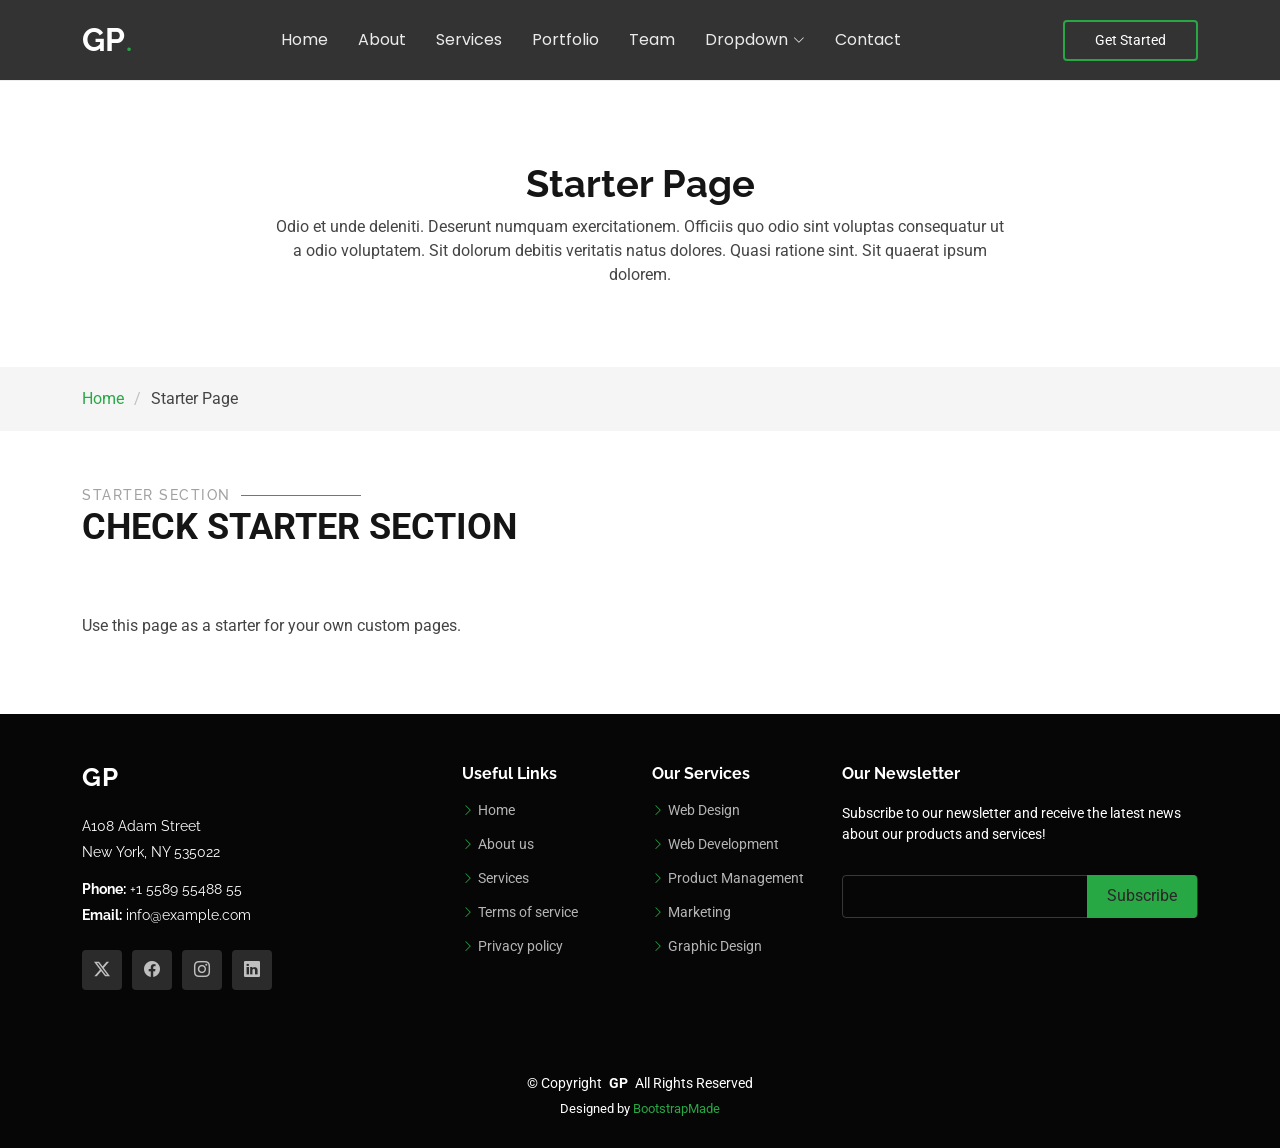
<file: starter-page.html>
<!DOCTYPE html>
<html lang="en">

<head>
  <meta charset="utf-8">
  <meta content="width=device-width, initial-scale=1.0" name="viewport">
  <title>Starter Page - Gp Bootstrap Template</title>
  <meta name="description" content="">
  <meta name="keywords" content="">

  <!-- Favicons -->
  <link href="assets/img/favicon.png" rel="icon">
  <link href="assets/img/apple-touch-icon.png" rel="apple-touch-icon">

  <!-- Fonts -->
  <link href="https://fonts.googleapis.com" rel="preconnect">
  <link href="https://fonts.gstatic.com" rel="preconnect" crossorigin>
  <link href="https://fonts.googleapis.com/css2?family=Roboto:ital,wght@0,100;0,300;0,400;0,500;0,700;0,900;1,100;1,300;1,400;1,500;1,700;1,900&family=Poppins:ital,wght@0,100;0,200;0,300;0,400;0,500;0,600;0,700;0,800;0,900;1,100;1,200;1,300;1,400;1,500;1,600;1,700;1,800;1,900&family=Raleway:ital,wght@0,100;0,200;0,300;0,400;0,500;0,600;0,700;0,800;0,900;1,100;1,200;1,300;1,400;1,500;1,600;1,700;1,800;1,900&display=swap" rel="stylesheet">

  <!-- Vendor CSS Files -->
  <link href="assets/vendor/bootstrap/css/bootstrap.min.css" rel="stylesheet">
  <link href="assets/vendor/bootstrap-icons/bootstrap-icons.css" rel="stylesheet">
  <link href="assets/vendor/aos/aos.css" rel="stylesheet">
  <link href="assets/vendor/swiper/swiper-bundle.min.css" rel="stylesheet">
  <link href="assets/vendor/glightbox/css/glightbox.min.css" rel="stylesheet">

  <!-- Main CSS File -->
  <link href="assets/css/main.css" rel="stylesheet">

  <!-- =======================================================
  * Template Name: Gp
  * Template URL: https://bootstrapmade.com/gp-free-multipurpose-html-bootstrap-template/
  * Updated: Aug 15 2024 with Bootstrap v5.3.3
  * Author: BootstrapMade.com
  * License: https://bootstrapmade.com/license/
  ======================================================== -->
</head>

<body class="starter-page-page">

  <header id="header" class="header d-flex align-items-center position-relative">
    <div class="container-fluid container-xl position-relative d-flex align-items-center justify-content-between">

      <a href="index.html" class="logo d-flex align-items-center me-auto me-lg-0">
        <!-- Uncomment the line below if you also wish to use an image logo -->
        <!-- <img src="assets/img/logo.png" alt=""> -->
        <h1 class="sitename">GP</h1>
        <span>.</span>
      </a>

      <nav id="navmenu" class="navmenu">
        <ul>
          <li><a href="#hero">Home<br></a></li>
          <li><a href="#about">About</a></li>
          <li><a href="#services">Services</a></li>
          <li><a href="#portfolio">Portfolio</a></li>
          <li><a href="#team">Team</a></li>
          <li class="dropdown"><a href="#"><span>Dropdown</span> <i class="bi bi-chevron-down toggle-dropdown"></i></a>
            <ul>
              <li><a href="#">Dropdown 1</a></li>
              <li class="dropdown"><a href="#"><span>Deep Dropdown</span> <i class="bi bi-chevron-down toggle-dropdown"></i></a>
                <ul>
                  <li><a href="#">Deep Dropdown 1</a></li>
                  <li><a href="#">Deep Dropdown 2</a></li>
                  <li><a href="#">Deep Dropdown 3</a></li>
                  <li><a href="#">Deep Dropdown 4</a></li>
                  <li><a href="#">Deep Dropdown 5</a></li>
                </ul>
              </li>
              <li><a href="#">Dropdown 2</a></li>
              <li><a href="#">Dropdown 3</a></li>
              <li><a href="#">Dropdown 4</a></li>
            </ul>
          </li>
          <li><a href="#contact">Contact</a></li>
        </ul>
        <i class="mobile-nav-toggle d-xl-none bi bi-list"></i>
      </nav>

      <a class="btn-getstarted" href="index.html#about">Get Started</a>

    </div>
  </header>

  <main class="main">

    <!-- Page Title -->
    <div class="page-title" data-aos="fade">
      <div class="heading">
        <div class="container">
          <div class="row d-flex justify-content-center text-center">
            <div class="col-lg-8">
              <h1>Starter Page</h1>
              <p class="mb-0">Odio et unde deleniti. Deserunt numquam exercitationem. Officiis quo odio sint voluptas consequatur ut a odio voluptatem. Sit dolorum debitis veritatis natus dolores. Quasi ratione sint. Sit quaerat ipsum dolorem.</p>
            </div>
          </div>
        </div>
      </div>
      <nav class="breadcrumbs">
        <div class="container">
          <ol>
            <li><a href="index.html">Home</a></li>
            <li class="current">Starter Page</li>
          </ol>
        </div>
      </nav>
    </div><!-- End Page Title -->

    <!-- Starter Section Section -->
    <section id="starter-section" class="starter-section section">

      <!-- Section Title -->
      <div class="container section-title" data-aos="fade-up">
        <h2>Starter Section</h2>
        <p>Check Starter Section<br></p>
      </div><!-- End Section Title -->

      <div class="container" data-aos="fade-up">
        <p>Use this page as a starter for your own custom pages.</p>
      </div>

    </section><!-- /Starter Section Section -->

  </main>

  <footer id="footer" class="footer dark-background">

    <div class="footer-top">
      <div class="container">
        <div class="row gy-4">
          <div class="col-lg-4 col-md-6 footer-about">
            <a href="index.html" class="logo d-flex align-items-center">
              <span class="sitename">GP</span>
            </a>
            <div class="footer-contact pt-3">
              <p>A108 Adam Street</p>
              <p>New York, NY 535022</p>
              <p class="mt-3"><strong>Phone:</strong> <span>+1 5589 55488 55</span></p>
              <p><strong>Email:</strong> <span>info@example.com</span></p>
            </div>
            <div class="social-links d-flex mt-4">
              <a href=""><i class="bi bi-twitter-x"></i></a>
              <a href=""><i class="bi bi-facebook"></i></a>
              <a href=""><i class="bi bi-instagram"></i></a>
              <a href=""><i class="bi bi-linkedin"></i></a>
            </div>
          </div>

          <div class="col-lg-2 col-md-3 footer-links">
            <h4>Useful Links</h4>
            <ul>
              <li><i class="bi bi-chevron-right"></i> <a href="#"> Home</a></li>
              <li><i class="bi bi-chevron-right"></i> <a href="#"> About us</a></li>
              <li><i class="bi bi-chevron-right"></i> <a href="#"> Services</a></li>
              <li><i class="bi bi-chevron-right"></i> <a href="#"> Terms of service</a></li>
              <li><i class="bi bi-chevron-right"></i> <a href="#"> Privacy policy</a></li>
            </ul>
          </div>

          <div class="col-lg-2 col-md-3 footer-links">
            <h4>Our Services</h4>
            <ul>
              <li><i class="bi bi-chevron-right"></i> <a href="#"> Web Design</a></li>
              <li><i class="bi bi-chevron-right"></i> <a href="#"> Web Development</a></li>
              <li><i class="bi bi-chevron-right"></i> <a href="#"> Product Management</a></li>
              <li><i class="bi bi-chevron-right"></i> <a href="#"> Marketing</a></li>
              <li><i class="bi bi-chevron-right"></i> <a href="#"> Graphic Design</a></li>
            </ul>
          </div>

          <div class="col-lg-4 col-md-12 footer-newsletter">
            <h4>Our Newsletter</h4>
            <p>Subscribe to our newsletter and receive the latest news about our products and services!</p>
            <form action="forms/newsletter.php" method="post" class="php-email-form">
              <div class="newsletter-form"><input type="email" name="email"><input type="submit" value="Subscribe"></div>
              <div class="loading">Loading</div>
              <div class="error-message"></div>
              <div class="sent-message">Your subscription request has been sent. Thank you!</div>
            </form>
          </div>

        </div>
      </div>
    </div>

    <div class="copyright">
      <div class="container text-center">
        <p>© <span>Copyright</span> <strong class="px-1 sitename">GP</strong> <span>All Rights Reserved</span></p>
        <div class="credits">
          <!-- All the links in the footer should remain intact. -->
          <!-- You can delete the links only if you've purchased the pro version. -->
          <!-- Licensing information: https://bootstrapmade.com/license/ -->
          <!-- Purchase the pro version with working PHP/AJAX contact form: [buy-url] -->
          Designed by <a href="https://bootstrapmade.com/">BootstrapMade</a>
        </div>
      </div>
    </div>

  </footer>

  <!-- Scroll Top -->
  <a href="#" id="scroll-top" class="scroll-top d-flex align-items-center justify-content-center"><i class="bi bi-arrow-up-short"></i></a>

  <!-- Preloader -->
  <div id="preloader"></div>

  <!-- Vendor JS Files -->
  <script src="assets/vendor/bootstrap/js/bootstrap.bundle.min.js"></script>
  <script src="assets/vendor/php-email-form/validate.js"></script>
  <script src="assets/vendor/aos/aos.js"></script>
  <script src="assets/vendor/swiper/swiper-bundle.min.js"></script>
  <script src="assets/vendor/glightbox/js/glightbox.min.js"></script>
  <script src="assets/vendor/imagesloaded/imagesloaded.pkgd.min.js"></script>
  <script src="assets/vendor/isotope-layout/isotope.pkgd.min.js"></script>
  <script src="assets/vendor/purecounter/purecounter_vanilla.js"></script>

  <!-- Main JS File -->
  <script src="assets/js/main.js"></script>

</body>

</html>
</file>
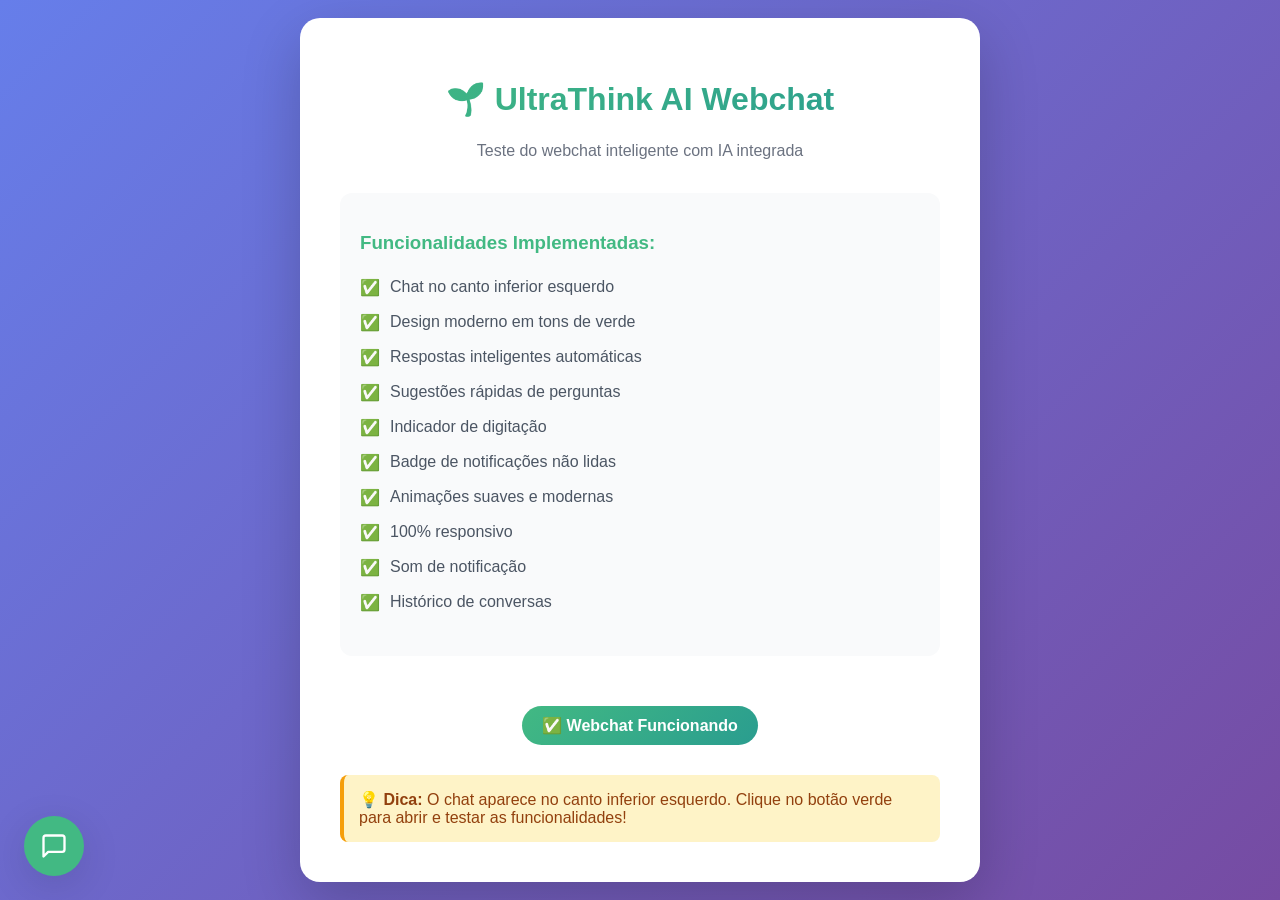
<file: test-webchat.html>
<!DOCTYPE html>
<html lang="pt-BR">
<head>
    <meta charset="UTF-8">
    <meta name="viewport" content="width=device-width, initial-scale=1.0">
    <title>Teste UltraThink Webchat</title>
    <link rel="stylesheet" href="ultrathink-webchat.css">
    <style>
        body {
            margin: 0;
            padding: 0;
            font-family: -apple-system, BlinkMacSystemFont, 'Segoe UI', Roboto, 'Helvetica Neue', Arial, sans-serif;
            background: linear-gradient(135deg, #667eea 0%, #764ba2 100%);
            min-height: 100vh;
            display: flex;
            align-items: center;
            justify-content: center;
        }

        .test-container {
            background: white;
            border-radius: 20px;
            padding: 40px;
            box-shadow: 0 20px 60px rgba(0, 0, 0, 0.2);
            max-width: 600px;
            width: 90%;
            text-align: center;
        }

        h1 {
            color: #1f2937;
            margin-bottom: 20px;
            font-size: 32px;
            background: linear-gradient(135deg, #42b983 0%, #2a9d8f 100%);
            -webkit-background-clip: text;
            -webkit-text-fill-color: transparent;
            background-clip: text;
        }

        p {
            color: #6b7280;
            line-height: 1.6;
            margin-bottom: 20px;
        }

        .features {
            text-align: left;
            margin: 30px 0;
            padding: 20px;
            background: #f9fafb;
            border-radius: 12px;
        }

        .features h3 {
            color: #42b983;
            margin-bottom: 15px;
        }

        .features ul {
            list-style: none;
            padding: 0;
        }

        .features li {
            padding: 8px 0;
            color: #4b5563;
            display: flex;
            align-items: center;
        }

        .features li::before {
            content: '✅';
            margin-right: 10px;
        }

        .status {
            display: inline-block;
            padding: 10px 20px;
            background: linear-gradient(135deg, #42b983 0%, #2a9d8f 100%);
            color: white;
            border-radius: 25px;
            font-weight: 600;
            margin-top: 20px;
            animation: pulse 2s infinite;
        }

        @keyframes pulse {
            0% { transform: scale(1); }
            50% { transform: scale(1.05); }
            100% { transform: scale(1); }
        }

        .note {
            margin-top: 30px;
            padding: 15px;
            background: #fef3c7;
            border-left: 4px solid #f59e0b;
            border-radius: 8px;
            text-align: left;
            color: #92400e;
        }
    </style>
</head>
<body>
    <div class="test-container">
        <h1>🌱 UltraThink AI Webchat</h1>
        <p>Teste do webchat inteligente com IA integrada</p>

        <div class="features">
            <h3>Funcionalidades Implementadas:</h3>
            <ul>
                <li>Chat no canto inferior esquerdo</li>
                <li>Design moderno em tons de verde</li>
                <li>Respostas inteligentes automáticas</li>
                <li>Sugestões rápidas de perguntas</li>
                <li>Indicador de digitação</li>
                <li>Badge de notificações não lidas</li>
                <li>Animações suaves e modernas</li>
                <li>100% responsivo</li>
                <li>Som de notificação</li>
                <li>Histórico de conversas</li>
            </ul>
        </div>

        <div class="status">
            ✅ Webchat Funcionando
        </div>

        <div class="note">
            <strong>💡 Dica:</strong> O chat aparece no canto inferior esquerdo. Clique no botão verde para abrir e testar as funcionalidades!
        </div>
    </div>

    <!-- UltraThink Webchat Script -->
    <script src="ultrathink-webchat.js"></script>
</body>
</html>
</file>
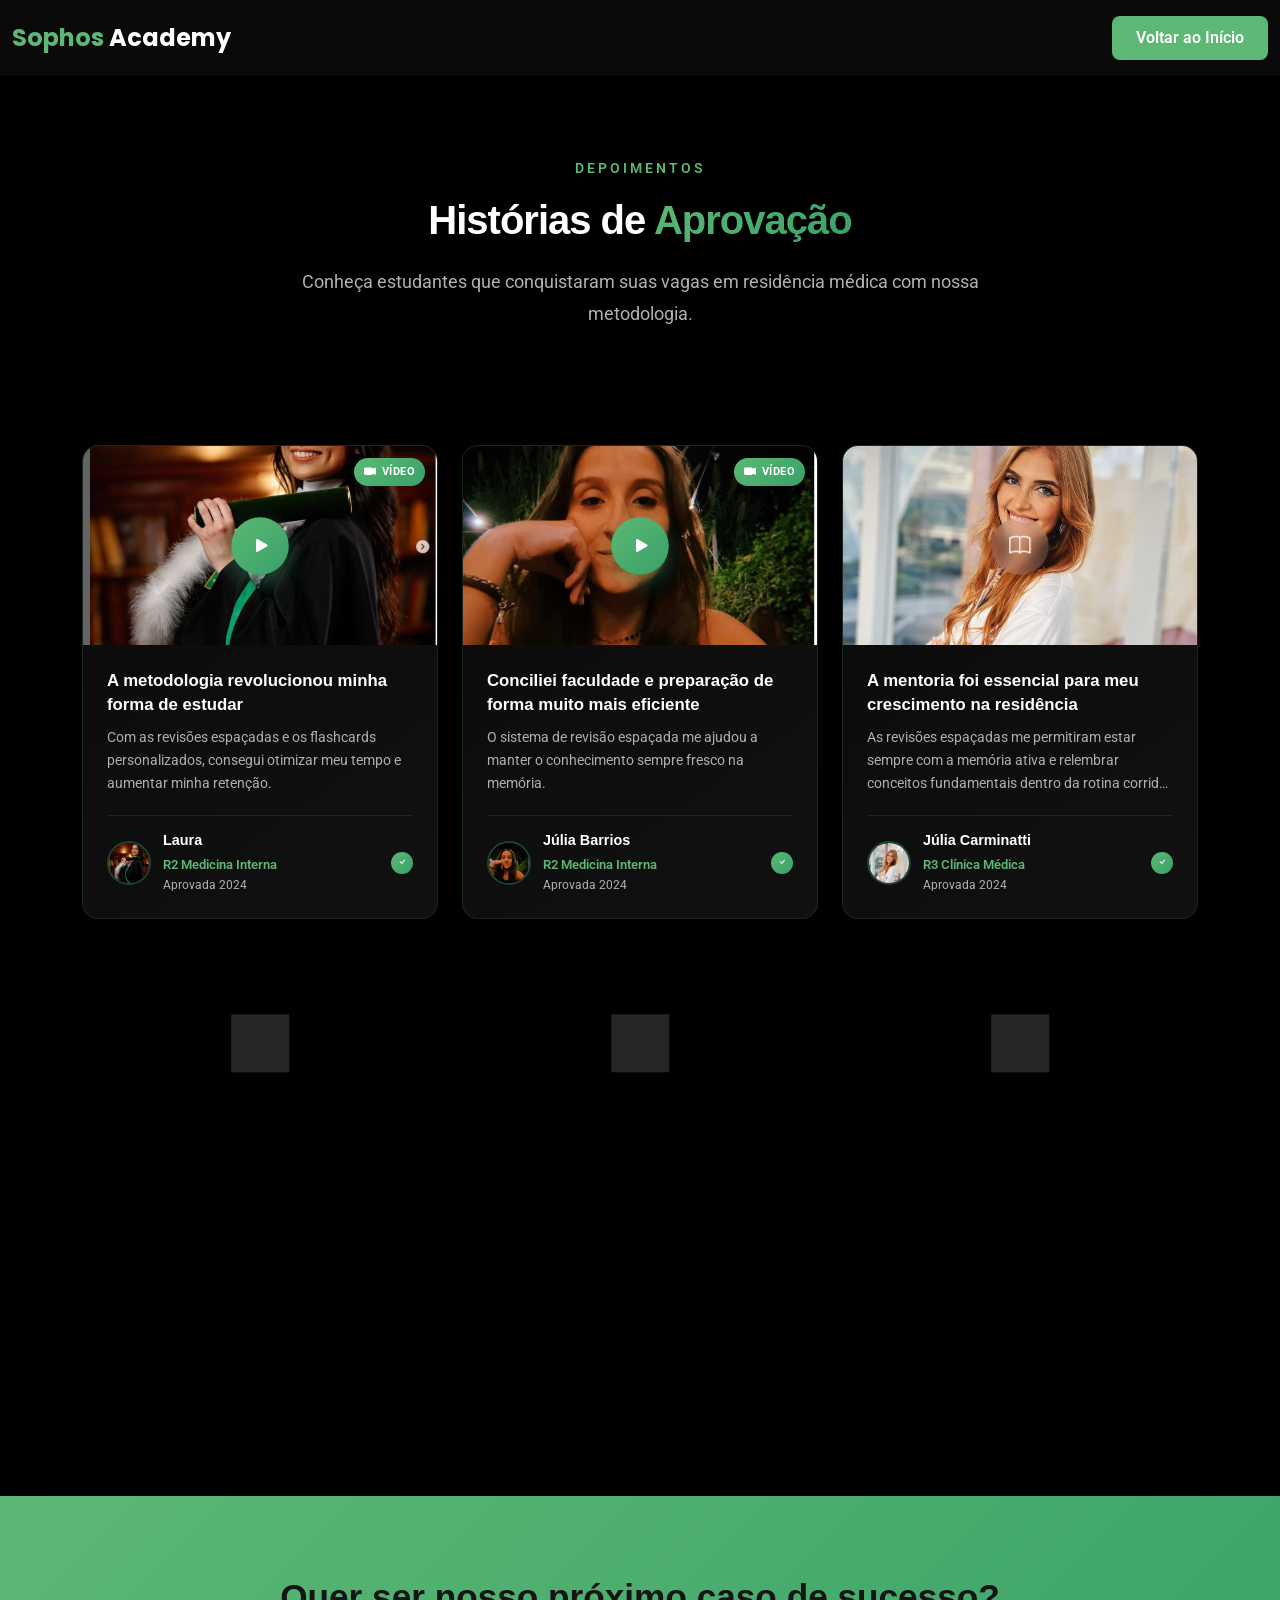
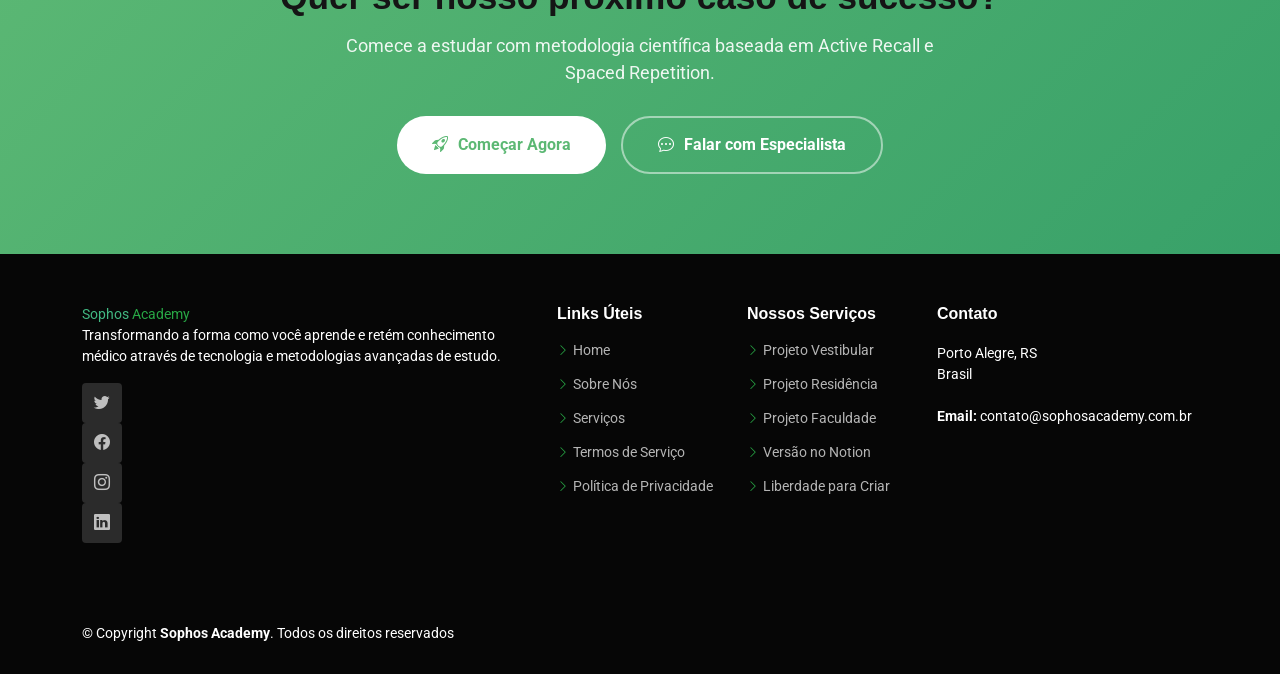
<file: testimonials.html>
<!DOCTYPE html>
<html lang="pt-br">

<head>
  <meta charset="utf-8">
  <meta content="width=device-width, initial-scale=1.0" name="viewport">
  <title>Depoimentos de Aprovados - Sophos Academy</title>
  <meta name="description" content="Confira depoimentos reais de estudantes aprovados em residência médica usando a metodologia Sophos Academy">
  <meta name="keywords" content="depoimentos, residência médica, aprovados, USP, Unifesp, metodologia de estudo">

  <!-- Favicons -->
  <link href="assets/img/favicon.png" rel="icon">
  <link href="assets/img/apple-touch-icon.png" rel="apple-touch-icon">

  <!-- Fonts -->
  <link href="https://fonts.googleapis.com" rel="preconnect">
  <link href="https://fonts.gstatic.com" rel="preconnect" crossorigin>
  <link href="https://fonts.googleapis.com/css2?family=Roboto:wght@300;400;500;700;900&family=Poppins:wght@300;400;500;600;700;800;900&display=swap" rel="stylesheet">

  <!-- Vendor CSS Files -->
  <link href="assets/vendor/bootstrap/css/bootstrap.min.css" rel="stylesheet">
  <link href="assets/vendor/bootstrap-icons/bootstrap-icons.css" rel="stylesheet">
  <link href="assets/vendor/aos/aos.css" rel="stylesheet">

  <!-- Main CSS File -->
  <link href="assets/css/main.css" rel="stylesheet">

  <!-- Depoimentos CSS Unificado -->
  <link href="assets/css/testimonials.css" rel="stylesheet">
</head>

<body class="testimonials-page dark-mode">

  <!-- Navbar -->
  <nav class="hub-navbar">
    <div class="hub-navbar-container">
      <a href="index.html" class="hub-navbar-logo"><span class="hub-navbar-logo-highlight">Sophos</span> Academy</a>
      <a href="index.html" class="hub-navbar-btn">Voltar ao Início</a>
    </div>
  </nav>

  <main class="main">

    <!-- Hero Section -->
    <section class="testimonials-hero">
      <div class="container">
        <div class="hero-content" data-aos="fade-up">
          <span class="hero-eyebrow">Depoimentos</span>
          <h1>Histórias de <span>Aprovação</span></h1>
          <p class="lead">Conheça estudantes que conquistaram suas vagas em residência médica com nossa metodologia.</p>
        </div>
      </div>
    </section>

    <!-- Grid de Depoimentos -->
    <section class="testimonials-grid-section">
      <div class="container">
        <div class="testimonials-grid" id="testimonialsGrid">

          <!-- Depoimento 5 - Laura (Vídeo) -->
          <div class="video-card" data-aos="fade-up">
            <a href="video-testimonial-view.html?id=5" class="video-card-thumbnail">
              <img src="assets/img/testimonials/laura.png" alt="Laura, R2 de Medicina Interna aprovada com a Sophos Academy" loading="lazy">
              <div class="thumbnail-overlay"></div>
              <div class="play-btn"><i class="bi bi-play-fill"></i></div>
              <div class="video-badge"><i class="bi bi-camera-video-fill"></i> Vídeo</div>
            </a>
            <div class="video-card-body">
              <h3>A metodologia revolucionou minha forma de estudar</h3>
              <p>Com as revisões espaçadas e os flashcards personalizados, consegui otimizar meu tempo e aumentar minha retenção.</p>
              <div class="video-card-author">
                <img src="assets/img/testimonials/laura.png" alt="Laura" class="author-avatar" loading="lazy">
                <div class="author-info">
                  <h4>Laura</h4>
                  <span>R2 Medicina Interna</span>
                  <small>Aprovada 2024</small>
                </div>
                <div class="verified-icon"><i class="bi bi-check"></i></div>
              </div>
            </div>
          </div>

          <!-- Depoimento 6 - Júlia Barrios (Vídeo) -->
          <div class="video-card" data-aos="fade-up" data-aos-delay="50">
            <a href="video-testimonial-view.html?id=6" class="video-card-thumbnail">
              <img src="assets/img/testimonials/julia-barrios.png" alt="Júlia Barrios, R2 de Medicina Interna aprovada com a Sophos Academy" loading="lazy">
              <div class="thumbnail-overlay"></div>
              <div class="play-btn"><i class="bi bi-play-fill"></i></div>
              <div class="video-badge"><i class="bi bi-camera-video-fill"></i> Vídeo</div>
            </a>
            <div class="video-card-body">
              <h3>Conciliei faculdade e preparação de forma muito mais eficiente</h3>
              <p>O sistema de revisão espaçada me ajudou a manter o conhecimento sempre fresco na memória.</p>
              <div class="video-card-author">
                <img src="assets/img/testimonials/julia-barrios.png" alt="Júlia Barrios" class="author-avatar" loading="lazy">
                <div class="author-info">
                  <h4>Júlia Barrios</h4>
                  <span>R2 Medicina Interna</span>
                  <small>Aprovada 2024</small>
                </div>
                <div class="verified-icon"><i class="bi bi-check"></i></div>
              </div>
            </div>
          </div>

          <!-- Depoimento 1 - Júlia Carminatti (Texto) -->
          <div class="video-card" data-aos="fade-up" data-aos-delay="100">
            <a href="video-testimonial-view.html?id=1" class="video-card-thumbnail">
              <img src="assets/img/testimonials/julia.png" alt="Júlia Carminatti, R3 de Clínica Médica aprovada com a Sophos Academy" loading="lazy">
              <div class="thumbnail-overlay"></div>
              <div class="read-btn"><i class="bi bi-book"></i></div>
            </a>
            <div class="video-card-body">
              <h3>A mentoria foi essencial para meu crescimento na residência</h3>
              <p>As revisões espaçadas me permitiram estar sempre com a memória ativa e relembrar conceitos fundamentais dentro da rotina corrida do meu R3.</p>
              <div class="video-card-author">
                <img src="assets/img/testimonials/julia.png" alt="Júlia Carminatti" class="author-avatar" loading="lazy">
                <div class="author-info">
                  <h4>Júlia Carminatti</h4>
                  <span>R3 Clínica Médica</span>
                  <small>Aprovada 2024</small>
                </div>
                <div class="verified-icon"><i class="bi bi-check"></i></div>
              </div>
            </div>
          </div>

          <!-- Depoimento 2 - Tainá (Texto) -->
          <div class="video-card" data-aos="fade-up" data-aos-delay="150">
            <a href="video-testimonial-view.html?id=2" class="video-card-thumbnail">
              <img src="assets/img/testimonials/taina.jpg" alt="Tainá Rodrigues, R1 Dermatologia USP aprovada com a Sophos Academy" loading="lazy">
              <div class="thumbnail-overlay"></div>
              <div class="read-btn"><i class="bi bi-book"></i></div>
            </a>
            <div class="video-card-body">
              <h3>Passei em Dermatologia na USP no primeiro ano tentando!</h3>
              <p>O sistema de flashcards e revisão espaçada me permitiu absorver uma quantidade enorme de conteúdo de forma organizada.</p>
              <div class="video-card-author">
                <img src="assets/img/testimonials/taina.jpg" alt="Tainá Rodrigues" class="author-avatar" loading="lazy">
                <div class="author-info">
                  <h4>Tainá Rodrigues</h4>
                  <span>R1 Dermatologia</span>
                  <small>USP - Aprovada 2024</small>
                </div>
                <div class="verified-icon"><i class="bi bi-check"></i></div>
              </div>
            </div>
          </div>

          <!-- Depoimento 3 - Natália (Texto) -->
          <div class="video-card" data-aos="fade-up" data-aos-delay="200">
            <a href="video-testimonial-view.html?id=3" class="video-card-thumbnail">
              <img src="assets/img/testimonials/nati.jpg" alt="Natália Ferreira, R2 Pediatria Unifesp aprovada com a Sophos Academy" loading="lazy">
              <div class="thumbnail-overlay"></div>
              <div class="read-btn"><i class="bi bi-book"></i></div>
            </a>
            <div class="video-card-body">
              <h3>Após duas tentativas frustradas, finalmente conquistei minha vaga</h3>
              <p>Consegui estruturar meus estudos e conquistei minha vaga em Pediatria na Unifesp!</p>
              <div class="video-card-author">
                <img src="assets/img/testimonials/nati.jpg" alt="Natália Ferreira" class="author-avatar" loading="lazy">
                <div class="author-info">
                  <h4>Natália Ferreira</h4>
                  <span>R2 Pediatria</span>
                  <small>Unifesp - Aprovada 2023</small>
                </div>
                <div class="verified-icon"><i class="bi bi-check"></i></div>
              </div>
            </div>
          </div>

          <!-- Depoimento 4 - Camila (Texto) -->
          <div class="video-card" data-aos="fade-up" data-aos-delay="250">
            <a href="video-testimonial-view.html?id=4" class="video-card-thumbnail">
              <img src="assets/img/testimonials/cami.jpg" alt="Camila Santos, R1 Cirurgia Geral Santa Casa SP aprovada com a Sophos Academy" loading="lazy">
              <div class="thumbnail-overlay"></div>
              <div class="read-btn"><i class="bi bi-book"></i></div>
            </a>
            <div class="video-card-body">
              <h3>Em 8 meses passei em Cirurgia Geral trabalhando e estudando</h3>
              <p>A metodologia de revisão espaçada otimizou meu tempo de estudo drasticamente.</p>
              <div class="video-card-author">
                <img src="assets/img/testimonials/cami.jpg" alt="Camila Santos" class="author-avatar" loading="lazy">
                <div class="author-info">
                  <h4>Camila Santos</h4>
                  <span>R1 Cirurgia Geral</span>
                  <small>Santa Casa SP - 2024</small>
                </div>
                <div class="verified-icon"><i class="bi bi-check"></i></div>
              </div>
            </div>
          </div>

        </div>
      </div>
    </section>

    <!-- CTA Section -->
    <section class="testimonials-cta-section">
      <div class="container">
        <div class="cta-content" data-aos="fade-up">
          <h2>Quer ser nosso próximo caso de sucesso?</h2>
          <p>Comece a estudar com metodologia científica baseada em Active Recall e Spaced Repetition.</p>
          <div class="cta-buttons">
            <a href="index.html#about-us" class="btn-cta-primary">
              <i class="bi bi-rocket-takeoff"></i> Começar Agora
            </a>
            <a href="index.html#contact" class="btn-cta-secondary">
              <i class="bi bi-chat-dots"></i> Falar com Especialista
            </a>
          </div>
        </div>
      </div>
    </section>

  </main>

  <!-- Footer -->
  <footer id="footer" class="footer dark-background">
    <div class="footer-top">
      <div class="container">
        <div class="row gy-4">
          <div class="col-lg-5 col-md-12 footer-info">
            <a href="index.html" class="logo d-flex align-items-center">
              <span><span style="color: #42b983;">Sophos</span> Academy</span>
            </a>
            <p>Transformando a forma como você aprende e retém conhecimento médico através de tecnologia e metodologias avançadas de estudo.</p>
            <div class="social-links mt-3">
              <a href="#" class="twitter"><i class="bi bi-twitter"></i></a>
              <a href="#" class="facebook"><i class="bi bi-facebook"></i></a>
              <a href="#" class="instagram"><i class="bi bi-instagram"></i></a>
              <a href="#" class="linkedin"><i class="bi bi-linkedin"></i></a>
            </div>
          </div>

          <div class="col-lg-2 col-6 footer-links">
            <h4>Links Úteis</h4>
            <ul>
              <li><i class="bi bi-chevron-right"></i> <a href="index.html">Home</a></li>
              <li><i class="bi bi-chevron-right"></i> <a href="index.html#about-us">Sobre Nós</a></li>
              <li><i class="bi bi-chevron-right"></i> <a href="index.html#services">Serviços</a></li>
              <li><i class="bi bi-chevron-right"></i> <a href="#">Termos de Serviço</a></li>
              <li><i class="bi bi-chevron-right"></i> <a href="#">Política de Privacidade</a></li>
            </ul>
          </div>

          <div class="col-lg-2 col-6 footer-links">
            <h4>Nossos Serviços</h4>
            <ul>
              <li><i class="bi bi-chevron-right"></i> <a href="service-details-vestibular.html">Projeto Vestibular</a></li>
              <li><i class="bi bi-chevron-right"></i> <a href="service-details-residencia.html">Projeto Residência</a></li>
              <li><i class="bi bi-chevron-right"></i> <a href="service-details-faculdade.html">Projeto Faculdade</a></li>
              <li><i class="bi bi-chevron-right"></i> <a href="service-details-notion.html">Versão no Notion</a></li>
              <li><i class="bi bi-chevron-right"></i> <a href="service-details-criar.html">Liberdade para Criar</a></li>
            </ul>
          </div>

          <div class="col-lg-3 col-md-12 footer-contact text-center text-md-start">
            <h4>Contato</h4>
            <p>
              Porto Alegre, RS<br>
              Brasil <br><br>
              <strong>Email:</strong> contato@sophosacademy.com.br<br>
            </p>
          </div>
        </div>
      </div>
    </div>

    <div class="container">
      <div class="copyright">
        &copy; Copyright <strong><span>Sophos Academy</span></strong>. Todos os direitos reservados
      </div>
    </div>
  </footer>

  <!-- Scroll Top -->
  <a href="#" id="scroll-top" class="scroll-top d-flex align-items-center justify-content-center"><i class="bi bi-arrow-up-short"></i></a>

  <!-- Preloader -->
  <div id="preloader"></div>

  <!-- Vendor JS Files -->
  <script src="assets/vendor/bootstrap/js/bootstrap.bundle.min.js"></script>
  <script src="assets/vendor/aos/aos.js"></script>

  <!-- Main JS File -->
  <script src="assets/js/main.js"></script>

  <!-- AOS init -->
  <script>
    document.addEventListener('DOMContentLoaded', function() {
      AOS.init({
        duration: 600,
        easing: 'ease-in-out',
        once: true
      });
    });
  </script>

</body>

</html>
</file>
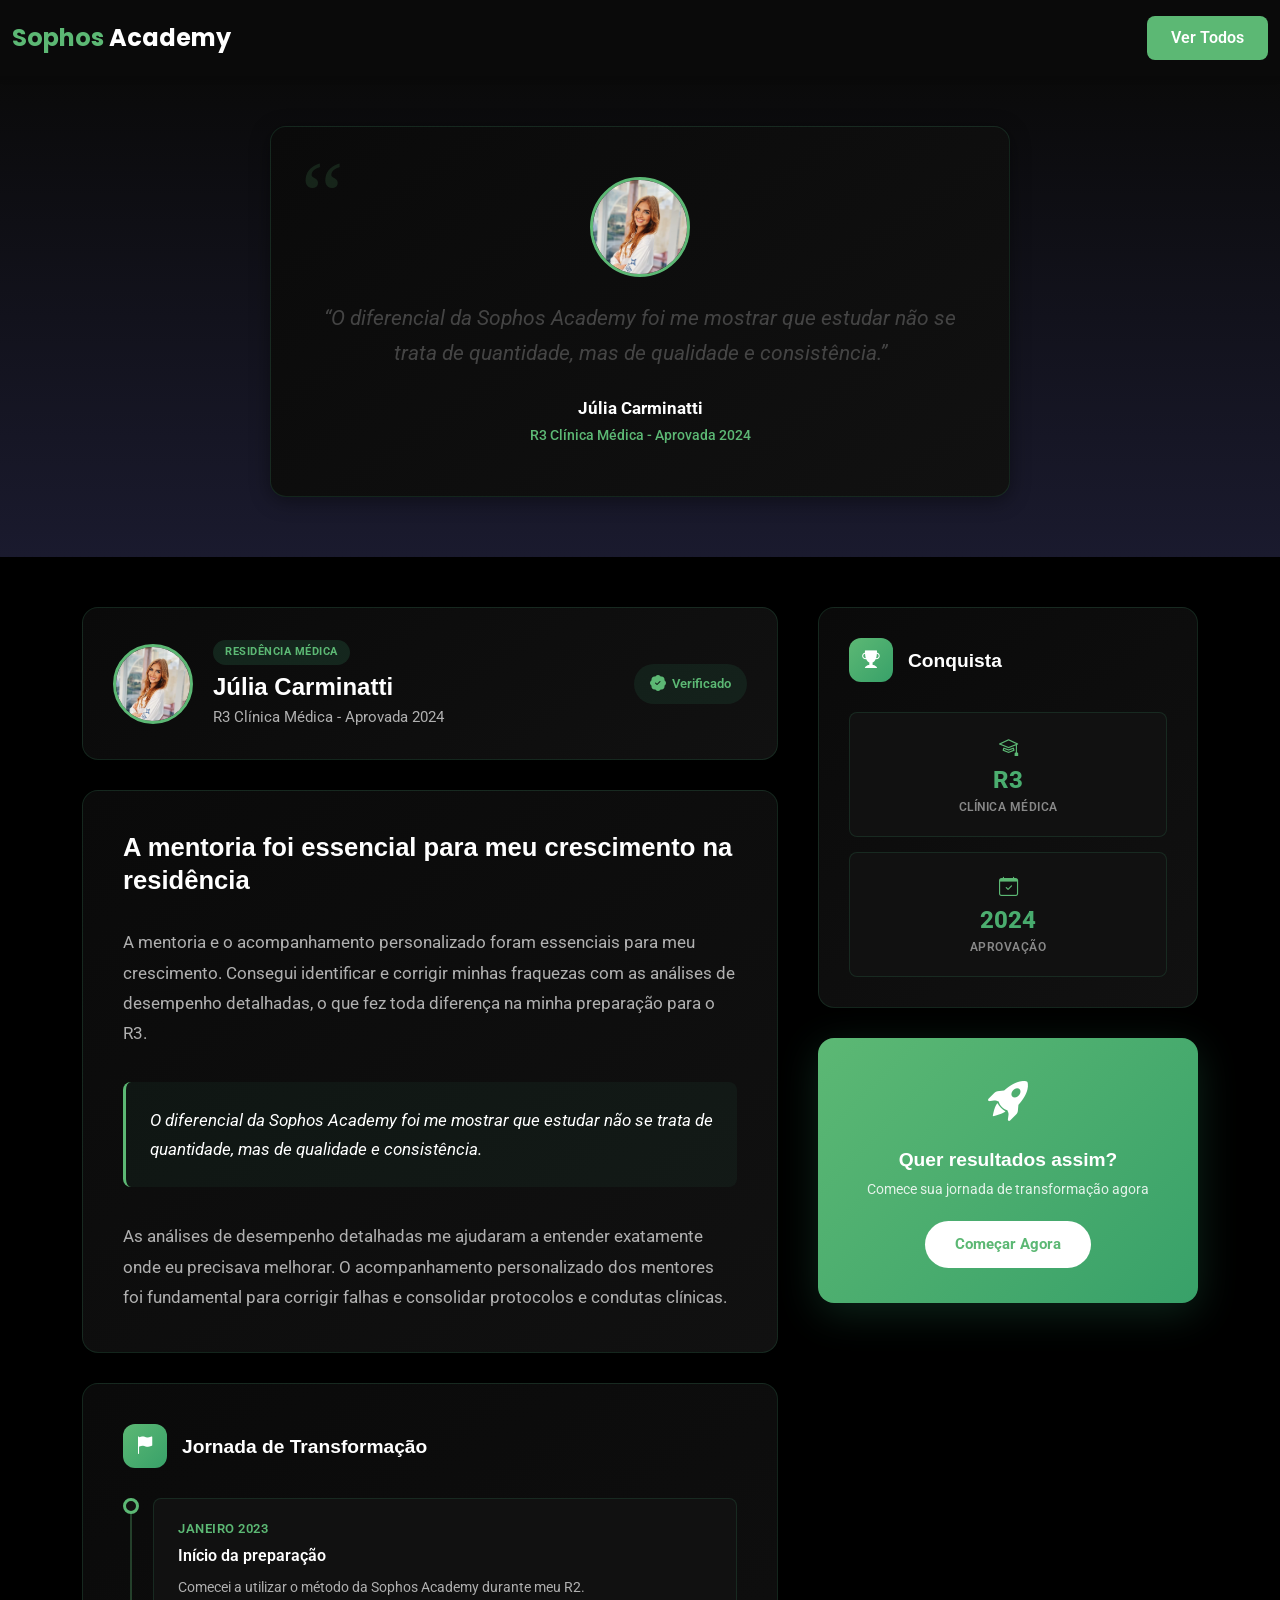
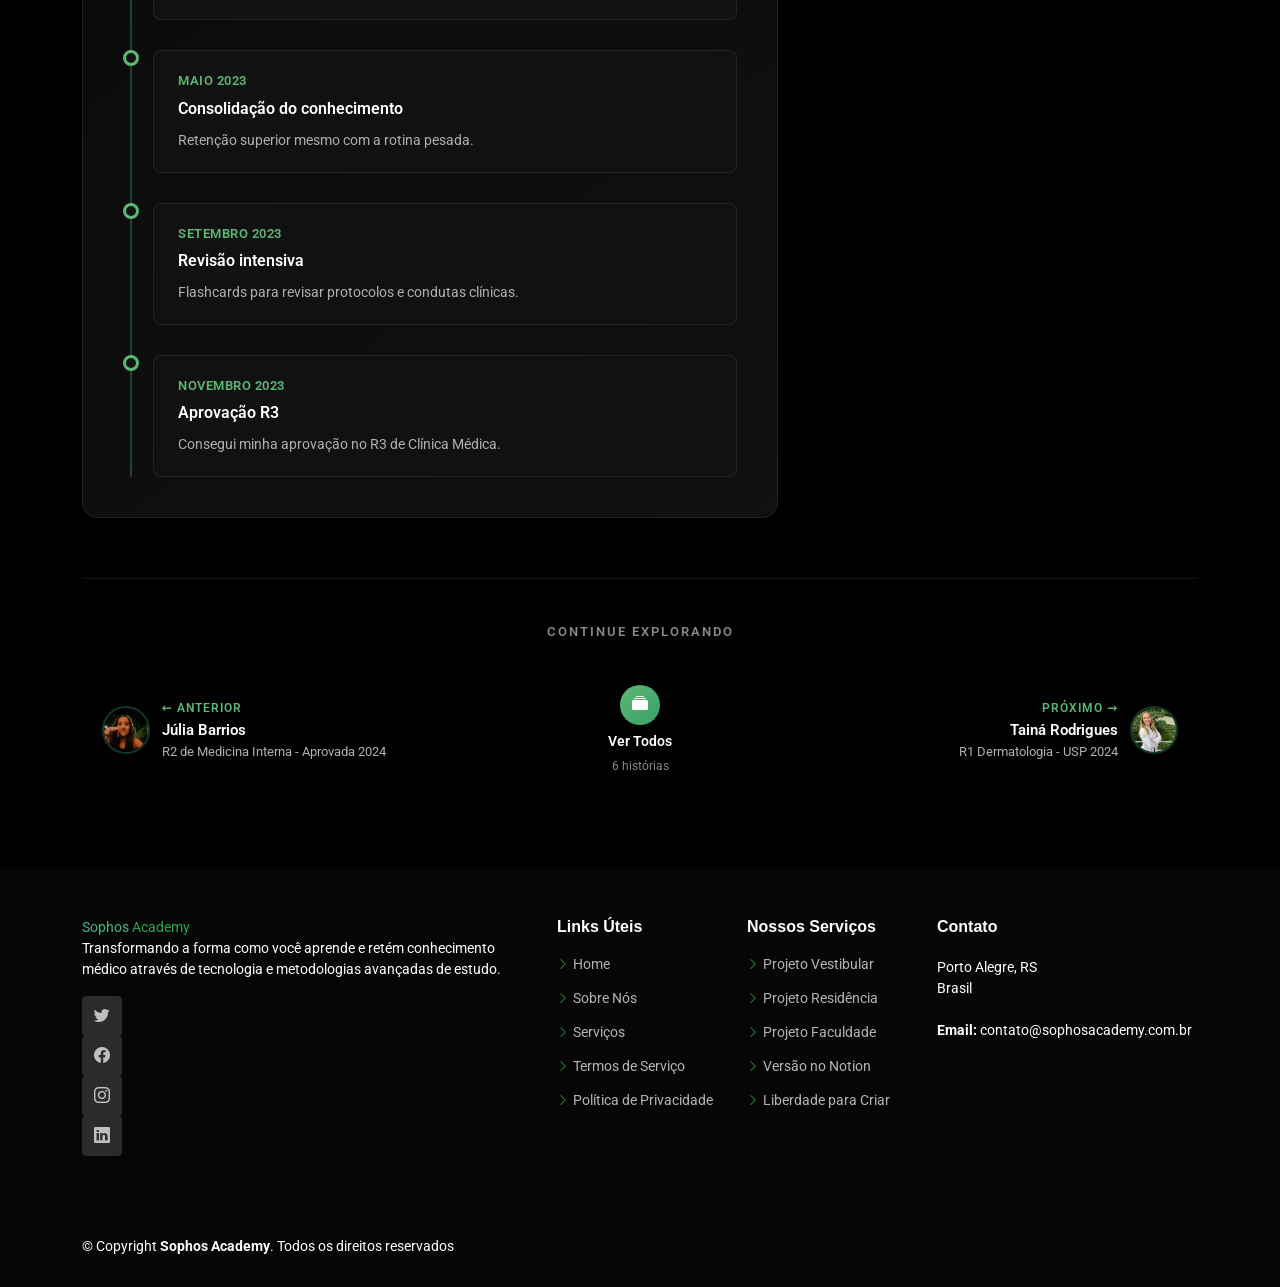
<file: video-testimonial-view.html>
<!DOCTYPE html>
<html lang="pt-br">

<head>
  <meta charset="utf-8">
  <meta content="width=device-width, initial-scale=1.0" name="viewport">
  <title>Depoimento em Vídeo - Sophos Academy</title>
  <meta name="description" content="Assista ao depoimento completo de alunos que transformaram seus estudos com a Sophos Academy">
  <meta name="keywords" content="depoimentos, vídeos, estudantes de medicina, metodologia de estudo">

  <!-- Favicons -->
  <link href="assets/img/favicon.png" rel="icon">
  <link href="assets/img/apple-touch-icon.png" rel="apple-touch-icon">

  <!-- Fonts -->
  <link href="https://fonts.googleapis.com" rel="preconnect">
  <link href="https://fonts.gstatic.com" rel="preconnect" crossorigin>
  <link href="https://fonts.googleapis.com/css2?family=Roboto:wght@300;400;500;700;900&family=Poppins:wght@300;400;500;600;700;800;900&display=swap" rel="stylesheet">

  <!-- Vendor CSS Files -->
  <link href="assets/vendor/bootstrap/css/bootstrap.min.css" rel="stylesheet">
  <link href="assets/vendor/bootstrap-icons/bootstrap-icons.css" rel="stylesheet">
  <link href="assets/vendor/aos/aos.css" rel="stylesheet">

  <!-- Main CSS File -->
  <link href="assets/css/main.css" rel="stylesheet">

  <!-- Depoimentos CSS Unificado -->
  <link href="assets/css/testimonials.css" rel="stylesheet">
</head>

<body class="testimonial-view-page dark-mode">

  <!-- Navbar -->
  <nav class="hub-navbar">
    <div class="hub-navbar-container">
      <a href="index.html" class="hub-navbar-logo"><span class="hub-navbar-logo-highlight">Sophos</span> Academy</a>
      <a href="testimonials.html" class="hub-navbar-btn">Ver Todos</a>
    </div>
  </nav>

  <main class="main">

    <!-- Hero do Vídeo (mostrado apenas para depoimentos com vídeo) -->
    <section class="tv-hero" id="video-hero" style="display:none">
      <div class="container">
        <div class="tv-video-wrapper" data-aos="fade-up">
          <div class="tv-video-container">
            <video id="testimonial-video-player" controls preload="metadata" poster="">
              <source src="" type="video/mp4">
              Seu navegador não suporta o elemento de vídeo.
            </video>
          </div>
        </div>
      </div>
    </section>

    <!-- Hero de Citação (mostrado para depoimentos sem vídeo) -->
    <section class="tv-hero-text" id="text-hero" style="display:none">
      <div class="container">
        <div class="tv-featured-quote-card" data-aos="fade-up">
          <img id="hero-quote-img" src="" alt="" class="tv-featured-quote-avatar">
          <blockquote class="tv-featured-quote-text" id="hero-quote-text"></blockquote>
          <div class="tv-featured-quote-author">
            <span id="hero-quote-name" class="tv-featured-quote-name"></span>
            <span id="hero-quote-role" class="tv-featured-quote-role"></span>
          </div>
        </div>
      </div>
    </section>

    <!-- Conteúdo Principal -->
    <section class="tv-content">
      <div class="container">
        <div class="tv-content-grid">

          <!-- Coluna Principal -->
          <div class="tv-main-column">

            <!-- Card do Autor -->
            <div class="tv-author-card" data-aos="fade-up">
              <div class="tv-author-header">
                <img id="student-img" src="" alt="" class="tv-author-image">
                <div class="tv-author-info">
                  <span id="video-category" class="tv-category-badge"></span>
                  <h1 id="student-name"></h1>
                  <p id="student-role"></p>
                </div>
                <div class="tv-verified-badge">
                  <i class="bi bi-patch-check-fill"></i>
                  <span>Verificado</span>
                </div>
              </div>
            </div>

            <!-- Título e Conteúdo -->
            <div class="tv-story-card" data-aos="fade-up" data-aos-delay="100">
              <h2 id="testimonial-title" class="tv-story-title"></h2>

              <div class="tv-story-content">
                <p id="testimonial-content" class="tv-story-intro"></p>

                <blockquote class="tv-quote" id="testimonial-quote">
                  <span class="tv-quote-text"></span>
                </blockquote>

                <p id="testimonial-content-2" class="tv-story-conclusion"></p>
              </div>
            </div>

            <!-- Timeline da Jornada -->
            <div class="tv-timeline-card" data-aos="fade-up" data-aos-delay="200">
              <div class="tv-section-header">
                <div class="tv-section-icon">
                  <i class="bi bi-flag-fill"></i>
                </div>
                <h3>Jornada de Transformação</h3>
              </div>
              <div class="tv-timeline" id="timeline-container">
              </div>
            </div>

          </div>

          <!-- Sidebar -->
          <div class="tv-sidebar">

            <!-- Resultados -->
            <div class="tv-results-card" data-aos="fade-left">
              <div class="tv-section-header">
                <div class="tv-section-icon">
                  <i class="bi bi-trophy-fill"></i>
                </div>
                <h3>Conquista</h3>
              </div>
              <div class="tv-results-grid" id="results-grid">
              </div>
            </div>

            <!-- CTA -->
            <div class="tv-cta-card" data-aos="fade-left" data-aos-delay="100">
              <div class="tv-cta-content">
                <i class="bi bi-rocket-takeoff-fill"></i>
                <h4>Quer resultados assim?</h4>
                <p>Comece sua jornada de transformação agora</p>
                <a href="index.html#about-us" class="tv-cta-btn">Começar Agora</a>
              </div>
            </div>

          </div>

        </div>

        <!-- Navegação Simplificada -->
        <div class="tv-nav-simple" data-aos="fade-up">
          <div class="tv-nav-simple-header">
            <span class="tv-nav-simple-label">Continue Explorando</span>
          </div>

          <div class="tv-nav-simple-grid">
            <!-- Anterior -->
            <a href="#" class="tv-nav-simple-link prev" id="prev-testimonial">
              <img id="prev-img" src="" alt="" class="tv-nav-simple-avatar">
              <div class="tv-nav-simple-info">
                <span class="tv-nav-simple-direction">← Anterior</span>
                <span class="tv-nav-simple-name" id="prev-student"></span>
                <span class="tv-nav-simple-role" id="prev-role"></span>
              </div>
            </a>

            <!-- Centro -->
            <a href="testimonials.html" class="tv-nav-simple-center">
              <div class="tv-nav-simple-center-icon">
                <i class="bi bi-collection-fill"></i>
              </div>
              <span class="tv-nav-simple-center-text">Ver Todos</span>
              <span class="tv-nav-simple-center-count" id="total-count">6 histórias</span>
            </a>

            <!-- Próximo -->
            <a href="#" class="tv-nav-simple-link next" id="next-testimonial">
              <img id="next-img" src="" alt="" class="tv-nav-simple-avatar">
              <div class="tv-nav-simple-info">
                <span class="tv-nav-simple-direction">Próximo →</span>
                <span class="tv-nav-simple-name" id="next-student"></span>
                <span class="tv-nav-simple-role" id="next-role"></span>
              </div>
            </a>
          </div>
        </div>

      </div>
    </section>

  </main>

  <!-- Footer -->
  <footer id="footer" class="footer dark-background">
    <div class="footer-top">
      <div class="container">
        <div class="row gy-4">
          <div class="col-lg-5 col-md-12 footer-info">
            <a href="index.html" class="logo d-flex align-items-center">
              <span><span style="color: #42b983;">Sophos</span> Academy</span>
            </a>
            <p>Transformando a forma como você aprende e retém conhecimento médico através de tecnologia e metodologias avançadas de estudo.</p>
            <div class="social-links mt-3">
              <a href="#" class="twitter"><i class="bi bi-twitter"></i></a>
              <a href="#" class="facebook"><i class="bi bi-facebook"></i></a>
              <a href="#" class="instagram"><i class="bi bi-instagram"></i></a>
              <a href="#" class="linkedin"><i class="bi bi-linkedin"></i></a>
            </div>
          </div>

          <div class="col-lg-2 col-6 footer-links">
            <h4>Links Úteis</h4>
            <ul>
              <li><i class="bi bi-chevron-right"></i> <a href="index.html">Home</a></li>
              <li><i class="bi bi-chevron-right"></i> <a href="index.html#about-us">Sobre Nós</a></li>
              <li><i class="bi bi-chevron-right"></i> <a href="index.html#services">Serviços</a></li>
              <li><i class="bi bi-chevron-right"></i> <a href="#">Termos de Serviço</a></li>
              <li><i class="bi bi-chevron-right"></i> <a href="#">Política de Privacidade</a></li>
            </ul>
          </div>

          <div class="col-lg-2 col-6 footer-links">
            <h4>Nossos Serviços</h4>
            <ul>
              <li><i class="bi bi-chevron-right"></i> <a href="service-details-vestibular.html">Projeto Vestibular</a></li>
              <li><i class="bi bi-chevron-right"></i> <a href="service-details-residencia.html">Projeto Residência</a></li>
              <li><i class="bi bi-chevron-right"></i> <a href="service-details-faculdade.html">Projeto Faculdade</a></li>
              <li><i class="bi bi-chevron-right"></i> <a href="service-details-notion.html">Versão no Notion</a></li>
              <li><i class="bi bi-chevron-right"></i> <a href="service-details-criar.html">Liberdade para Criar</a></li>
            </ul>
          </div>

          <div class="col-lg-3 col-md-12 footer-contact text-center text-md-start">
            <h4>Contato</h4>
            <p>
              Porto Alegre, RS<br>
              Brasil <br><br>
              <strong>Email:</strong> contato@sophosacademy.com.br<br>
            </p>
          </div>
        </div>
      </div>
    </div>

    <div class="container">
      <div class="copyright">
        &copy; Copyright <strong><span>Sophos Academy</span></strong>. Todos os direitos reservados
      </div>
    </div>
  </footer>

  <!-- Scroll Top -->
  <a href="#" id="scroll-top" class="scroll-top d-flex align-items-center justify-content-center"><i class="bi bi-arrow-up-short"></i></a>

  <!-- Preloader -->
  <div id="preloader"></div>

  <!-- Vendor JS Files -->
  <script src="assets/vendor/bootstrap/js/bootstrap.bundle.min.js"></script>
  <script src="assets/vendor/aos/aos.js"></script>

  <!-- Main JS File -->
  <script src="assets/js/main.js"></script>

  <!-- Dados e lógica da página -->
  <script>
    function loadTestimonial(testimonialId, testimonials) {
      const testimonial = testimonials.find(t => t.id === parseInt(testimonialId)) || testimonials[0];

      // Toggle hero sections
      const videoHero = document.getElementById('video-hero');
      const textHero = document.getElementById('text-hero');

      if (testimonial.hasVideo) {
        videoHero.style.display = '';
        textHero.style.display = 'none';
        const videoPlayer = document.getElementById('testimonial-video-player');
        if (videoPlayer) {
          videoPlayer.poster = testimonial.student.image;
          const sourceElement = videoPlayer.querySelector('source');
          if (sourceElement) {
            sourceElement.src = testimonial.videoSource;
            videoPlayer.load();
          }
        }
      } else {
        videoHero.style.display = 'none';
        textHero.style.display = '';
        document.getElementById('hero-quote-img').src = testimonial.student.image;
        document.getElementById('hero-quote-img').alt = testimonial.student.name;
        document.getElementById('hero-quote-text').textContent = '\u201C' + testimonial.quote + '\u201D';
        document.getElementById('hero-quote-name').textContent = testimonial.student.name;
        document.getElementById('hero-quote-role').textContent = testimonial.student.role;
      }

      // Student info
      document.getElementById('student-img').src = testimonial.student.image;
      document.getElementById('student-img').alt = testimonial.student.name;
      document.getElementById('student-name').textContent = testimonial.student.name;
      document.getElementById('student-role').textContent = testimonial.student.role;

      // Category
      const categoryElement = document.getElementById('video-category');
      categoryElement.textContent = testimonial.categoryLabel;
      categoryElement.className = 'tv-category-badge';

      // Content
      document.getElementById('testimonial-title').textContent = testimonial.title;
      document.getElementById('testimonial-content').textContent = testimonial.content;

      const quoteText = document.querySelector('#testimonial-quote .tv-quote-text');
      if (quoteText) quoteText.textContent = testimonial.quote;

      document.getElementById('testimonial-content-2').textContent = testimonial.contentSecondary;

      // Results
      const resultsGrid = document.getElementById('results-grid');
      resultsGrid.innerHTML = '';
      if (testimonial.results.length <= 2) {
        resultsGrid.classList.add('results-compact');
      } else {
        resultsGrid.classList.remove('results-compact');
      }
      testimonial.results.forEach(result => {
        const card = document.createElement('div');
        card.className = 'result-card';
        card.innerHTML = `<i class="bi ${result.icon} result-icon"></i><div class="result-value">${result.value}</div><div class="result-label">${result.label}</div>`;
        resultsGrid.appendChild(card);
      });

      // Timeline
      const timelineContainer = document.getElementById('timeline-container');
      timelineContainer.innerHTML = '';
      testimonial.timeline.forEach(item => {
        const el = document.createElement('div');
        el.className = 'timeline-item';
        el.innerHTML = `
          <div class="timeline-dot"><i class="bi ${item.icon}"></i></div>
          <div class="timeline-content">
            <div class="timeline-date">${item.date}</div>
            <div class="timeline-title">${item.title}</div>
            <p>${item.content}</p>
          </div>`;
        timelineContainer.appendChild(el);
      });

      // Navigation
      const currentIndex = testimonials.findIndex(t => t.id === testimonial.id);
      const prevIndex = currentIndex > 0 ? currentIndex - 1 : testimonials.length - 1;
      const nextIndex = currentIndex < testimonials.length - 1 ? currentIndex + 1 : 0;
      const prev = testimonials[prevIndex];
      const next = testimonials[nextIndex];

      document.getElementById('prev-testimonial').href = `video-testimonial-view.html?id=${prev.id}`;
      document.getElementById('prev-student').textContent = prev.student.name;
      document.getElementById('prev-role').textContent = prev.student.role;
      document.getElementById('prev-img').src = prev.student.image;
      document.getElementById('prev-img').alt = prev.student.name;

      document.getElementById('next-testimonial').href = `video-testimonial-view.html?id=${next.id}`;
      document.getElementById('next-student').textContent = next.student.name;
      document.getElementById('next-role').textContent = next.student.role;
      document.getElementById('next-img').src = next.student.image;
      document.getElementById('next-img').alt = next.student.name;

      document.getElementById('total-count').textContent = `${testimonials.length} histórias`;

      window.history.pushState({}, '', `video-testimonial-view.html?id=${testimonial.id}`);
      window.scrollTo(0, 0);
    }

    document.addEventListener('DOMContentLoaded', function() {
      AOS.init({ duration: 600, easing: 'ease-in-out', once: true });

      fetch('assets/data/testimonials.json')
        .then(function(r) { return r.json(); })
        .then(function(testimonials) {
          var urlParams = new URLSearchParams(window.location.search);
          loadTestimonial(urlParams.get('id') || 1, testimonials);

          // Permitir navegação entre depoimentos sem recarregar
          window.loadTestimonialData = testimonials;
        })
        .catch(function(err) { console.error('Erro ao carregar depoimentos:', err); });
    });
  </script>

</body>

</html>
</file>
<file: ultrathink-webchat.css>
/**
 * Sofia AI Webchat - Design Clean & Minimalista
 * Versão: 5.0
 */

/* ==========================================
   VARIÁVEIS
   ========================================== */
:root {
  --sofia-green: #42b983;
  --sofia-green-dark: #3aa876;
  --sofia-green-light: #e8f5e9;
  --sofia-white: #ffffff;
  --sofia-gray-50: #f9fafb;
  --sofia-gray-100: #f3f4f6;
  --sofia-gray-200: #e5e7eb;
  --sofia-gray-300: #d1d5db;
  --sofia-gray-500: #6b7280;
  --sofia-gray-700: #374151;
  --sofia-gray-900: #111827;
  --sofia-shadow: 0 10px 40px rgba(0, 0, 0, 0.12);
  --sofia-shadow-sm: 0 2px 8px rgba(0, 0, 0, 0.08);
  --sofia-radius: 16px;
  --sofia-radius-sm: 8px;
  --sofia-transition: 0.25s ease;
}

/* ==========================================
   CONTAINER
   ========================================== */
.ultrathink-webchat-container {
  position: fixed;
  bottom: 24px;
  left: 24px;
  z-index: 99999;
  font-family: -apple-system, BlinkMacSystemFont, 'Segoe UI', Roboto, sans-serif;
}

/* ==========================================
   BOTÃO TOGGLE
   ========================================== */
.ultrathink-toggle-btn {
  width: 60px;
  height: 60px;
  border-radius: 50%;
  background: var(--sofia-green);
  border: none;
  cursor: pointer;
  display: flex;
  align-items: center;
  justify-content: center;
  box-shadow: var(--sofia-shadow);
  transition: transform var(--sofia-transition), box-shadow var(--sofia-transition);
  position: relative;
}

.ultrathink-toggle-btn:hover {
  transform: scale(1.05);
  box-shadow: 0 12px 48px rgba(66, 185, 131, 0.35);
}

.ultrathink-toggle-btn:active {
  transform: scale(0.95);
}

.ultrathink-toggle-btn svg {
  width: 28px;
  height: 28px;
  color: white;
  transition: transform var(--sofia-transition);
}

.ultrathink-toggle-btn:hover svg {
  transform: scale(1.1);
}

/* Badge */
.ultrathink-badge {
  position: absolute;
  top: -4px;
  right: -4px;
  min-width: 20px;
  height: 20px;
  background: #ef4444;
  color: white;
  border-radius: 10px;
  font-size: 11px;
  font-weight: 600;
  display: none;
  align-items: center;
  justify-content: center;
  padding: 0 6px;
  border: 2px solid white;
}

.ultrathink-badge.active {
  display: flex;
}

/* Ícones */
.ultrathink-icon-chat,
.ultrathink-icon-close {
  display: flex;
  align-items: center;
  justify-content: center;
}

/* ==========================================
   JANELA DO CHAT
   ========================================== */
.ultrathink-chat-window {
  position: absolute;
  bottom: 72px;
  left: 0;
  width: 380px;
  height: 560px;
  background: var(--sofia-white);
  border-radius: var(--sofia-radius);
  box-shadow: var(--sofia-shadow);
  display: flex;
  flex-direction: column;
  overflow: hidden;
  opacity: 0;
  visibility: hidden;
  transform: translateY(16px) scale(0.96);
  transition: all var(--sofia-transition);
}

.ultrathink-chat-window.ultrathink-active {
  opacity: 1;
  visibility: visible;
  transform: translateY(0) scale(1);
}

/* ==========================================
   HEADER
   ========================================== */
.ultrathink-header {
  background: var(--sofia-green);
  padding: 16px 20px;
  display: flex;
  align-items: center;
  justify-content: space-between;
  flex-shrink: 0;
}

.ultrathink-header-info {
  display: flex;
  align-items: center;
  gap: 12px;
}

.ultrathink-avatar {
  width: 44px;
  height: 44px;
  background: rgba(255, 255, 255, 0.2);
  border-radius: 50%;
  display: flex;
  align-items: center;
  justify-content: center;
  font-size: 22px;
}

.ultrathink-header-text h3 {
  margin: 0;
  font-size: 16px;
  font-weight: 600;
  color: white;
}

.ultrathink-status {
  display: flex;
  align-items: center;
  gap: 6px;
  margin-top: 2px;
  font-size: 13px;
  color: rgba(255, 255, 255, 0.9);
}

.ultrathink-status-dot {
  width: 8px;
  height: 8px;
  background: #4ade80;
  border-radius: 50%;
}

/* Botões do Header */
.ultrathink-header-actions {
  display: flex;
  gap: 8px;
}

.ultrathink-header-actions button {
  width: 32px;
  height: 32px;
  background: rgba(255, 255, 255, 0.15);
  border: none;
  border-radius: var(--sofia-radius-sm);
  color: white;
  cursor: pointer;
  display: flex;
  align-items: center;
  justify-content: center;
  transition: background var(--sofia-transition);
}

.ultrathink-header-actions button:hover {
  background: rgba(255, 255, 255, 0.25);
}

.ultrathink-header-actions button svg {
  width: 18px;
  height: 18px;
}

/* ==========================================
   ÁREA DE MENSAGENS
   ========================================== */
.ultrathink-messages {
  flex: 1;
  overflow-y: auto;
  padding: 20px;
  background: var(--sofia-gray-50);
}

.ultrathink-messages::-webkit-scrollbar {
  width: 4px;
}

.ultrathink-messages::-webkit-scrollbar-track {
  background: transparent;
}

.ultrathink-messages::-webkit-scrollbar-thumb {
  background: var(--sofia-gray-300);
  border-radius: 2px;
}

/* ==========================================
   MENSAGENS
   ========================================== */
.ultrathink-message {
  display: flex;
  gap: 10px;
  margin-bottom: 16px;
  animation: messageIn 0.3s ease;
}

@keyframes messageIn {
  from {
    opacity: 0;
    transform: translateY(8px);
  }
  to {
    opacity: 1;
    transform: translateY(0);
  }
}

.ultrathink-message-avatar {
  width: 36px;
  height: 36px;
  border-radius: 50%;
  display: flex;
  align-items: center;
  justify-content: center;
  font-size: 16px;
  flex-shrink: 0;
}

.ultrathink-bot-message .ultrathink-message-avatar {
  background: var(--sofia-green-light);
}

.ultrathink-user-message .ultrathink-message-avatar {
  background: var(--sofia-gray-200);
  order: 2;
}

.ultrathink-message-content {
  max-width: 75%;
  padding: 12px 16px;
  border-radius: var(--sofia-radius);
  line-height: 1.5;
}

.ultrathink-bot-message .ultrathink-message-content {
  background: var(--sofia-white);
  color: var(--sofia-gray-700);
  border-radius: 4px 16px 16px 16px;
  box-shadow: var(--sofia-shadow-sm);
}

.ultrathink-user-message {
  flex-direction: row-reverse;
}

.ultrathink-user-message .ultrathink-message-content {
  background: var(--sofia-green);
  color: white;
  border-radius: 16px 4px 16px 16px;
}

.ultrathink-message-content p {
  margin: 0;
  font-size: 14px;
}

.ultrathink-message-time {
  display: block;
  font-size: 11px;
  opacity: 0.6;
  margin-top: 6px;
}

/* ==========================================
   RESPOSTAS RÁPIDAS
   ========================================== */
.ultrathink-quick-replies {
  display: flex;
  flex-wrap: wrap;
  gap: 8px;
  margin-top: 12px;
}

.ultrathink-quick-reply {
  background: var(--sofia-white);
  border: 1px solid var(--sofia-gray-200);
  border-radius: 20px;
  padding: 8px 16px;
  font-size: 13px;
  font-weight: 500;
  color: var(--sofia-gray-700);
  cursor: pointer;
  transition: all var(--sofia-transition);
}

.ultrathink-quick-reply:hover {
  background: var(--sofia-green);
  border-color: var(--sofia-green);
  color: white;
}

/* ==========================================
   ÁREA DE INPUT
   ========================================== */
.ultrathink-input-area {
  padding: 16px 20px;
  background: var(--sofia-white);
  border-top: 1px solid var(--sofia-gray-100);
  flex-shrink: 0;
}

.ultrathink-form {
  display: flex;
  gap: 10px;
  align-items: center;
}

.ultrathink-input {
  flex: 1;
  padding: 12px 16px;
  border: 1px solid var(--sofia-gray-200);
  border-radius: 24px;
  font-size: 14px;
  outline: none;
  transition: border-color var(--sofia-transition), box-shadow var(--sofia-transition);
}

.ultrathink-input:focus {
  border-color: var(--sofia-green);
  box-shadow: 0 0 0 3px rgba(66, 185, 131, 0.1);
}

.ultrathink-input::placeholder {
  color: var(--sofia-gray-500);
}

.ultrathink-send-btn {
  width: 44px;
  height: 44px;
  background: var(--sofia-green);
  border: none;
  border-radius: 50%;
  color: white;
  cursor: pointer;
  display: flex;
  align-items: center;
  justify-content: center;
  transition: background var(--sofia-transition), transform var(--sofia-transition);
  flex-shrink: 0;
}

.ultrathink-send-btn:hover {
  background: var(--sofia-green-dark);
  transform: scale(1.05);
}

.ultrathink-send-btn:active {
  transform: scale(0.95);
}

.ultrathink-send-btn svg {
  width: 20px;
  height: 20px;
}

/* Powered by */
.ultrathink-powered {
  text-align: center;
  font-size: 11px;
  color: var(--sofia-gray-500);
  margin-top: 12px;
}

.ultrathink-powered strong {
  color: var(--sofia-green);
}

/* ==========================================
   INDICADOR DE DIGITAÇÃO
   ========================================== */
.ultrathink-typing-indicator {
  display: flex;
  gap: 4px;
  padding: 8px 0;
}

.ultrathink-typing-indicator span {
  width: 8px;
  height: 8px;
  background: var(--sofia-gray-400);
  border-radius: 50%;
  animation: typing 1.4s ease-in-out infinite;
}

.ultrathink-typing-indicator span:nth-child(2) {
  animation-delay: 0.2s;
}

.ultrathink-typing-indicator span:nth-child(3) {
  animation-delay: 0.4s;
}

@keyframes typing {
  0%, 60%, 100% {
    transform: translateY(0);
    opacity: 0.4;
  }
  30% {
    transform: translateY(-8px);
    opacity: 1;
  }
}

/* ==========================================
   NOTIFICAÇÃO
   ========================================== */
.ultrathink-notification {
  position: fixed;
  bottom: 96px;
  left: 24px;
  background: var(--sofia-white);
  padding: 14px 18px;
  border-radius: var(--sofia-radius-sm);
  box-shadow: var(--sofia-shadow);
  max-width: 260px;
  animation: slideIn 0.3s ease;
  z-index: 99998;
}

@keyframes slideIn {
  from {
    opacity: 0;
    transform: translateX(-20px);
  }
  to {
    opacity: 1;
    transform: translateX(0);
  }
}

.ultrathink-notification strong {
  display: block;
  color: var(--sofia-gray-900);
  font-size: 14px;
  margin-bottom: 4px;
}

.ultrathink-notification p {
  margin: 0;
  color: var(--sofia-gray-500);
  font-size: 13px;
}

/* ==========================================
   RESPONSIVO
   ========================================== */
@media (max-width: 480px) {
  .ultrathink-webchat-container {
    bottom: 16px;
    left: 16px;
    right: 16px;
  }

  .ultrathink-chat-window {
    width: calc(100vw - 32px);
    height: calc(100vh - 120px);
    max-height: 600px;
    bottom: 76px;
  }

  .ultrathink-toggle-btn {
    width: 56px;
    height: 56px;
  }
}

/* ==========================================
   DARK MODE
   ========================================== */
@media (prefers-color-scheme: dark) {
  .ultrathink-chat-window {
    background: var(--sofia-gray-900);
  }

  .ultrathink-messages {
    background: var(--sofia-gray-900);
  }

  .ultrathink-bot-message .ultrathink-message-content {
    background: var(--sofia-gray-700);
    color: var(--sofia-gray-100);
  }

  .ultrathink-input-area {
    background: var(--sofia-gray-900);
    border-top-color: var(--sofia-gray-700);
  }

  .ultrathink-input {
    background: var(--sofia-gray-700);
    border-color: var(--sofia-gray-700);
    color: var(--sofia-gray-100);
  }

  .ultrathink-quick-reply {
    background: var(--sofia-gray-700);
    border-color: var(--sofia-gray-700);
    color: var(--sofia-gray-100);
  }
}

/* ==========================================
   ACESSIBILIDADE
   ========================================== */
@media (prefers-reduced-motion: reduce) {
  * {
    animation-duration: 0.01ms !important;
    transition-duration: 0.01ms !important;
  }
}

button:focus-visible,
input:focus-visible {
  outline: 2px solid var(--sofia-green);
  outline-offset: 2px;
}

/* Print */
@media print {
  .ultrathink-webchat-container {
    display: none !important;
  }
}
</file>
<file: assets/css/testimonials.css>
/**
 * Sophos Academy - Depoimentos (Unificado)
 * CSS único para homepage, hub e view page
 */

/* ==========================================
   VARIÁVEIS
   ========================================== */
:root {
  --dp-primary: var(--primary-color, #42b983);
  --dp-primary-dark: var(--primary-dark, #38a169);
  --dp-gradient: linear-gradient(135deg, var(--primary-color, #42b983) 0%, var(--primary-dark, #38a169) 100%);
  --dp-bg: var(--bg-dark, #000000);
  --dp-card-bg: var(--bg-surface, #0a0a0a);
  --dp-card-bg-alt: var(--bg-card, #111111);
  --dp-text: var(--text-white, #ffffff);
  --dp-text-muted: var(--text-secondary, #b0b0b0);
  --dp-text-dim: #888888;
  --dp-border: rgba(66, 185, 131, 0.15);
  --dp-radius: 16px;
  --dp-radius-sm: 8px;
  --dp-shadow: 0 4px 20px rgba(0, 0, 0, 0.4);
  --dp-shadow-hover: 0 12px 40px rgba(66, 185, 131, 0.15);
  --dp-shadow-sm: 0 2px 10px rgba(0, 0, 0, 0.05);
  --dp-shadow-accent: 0 6px 20px rgba(66, 185, 131, 0.3);
  --dp-shadow-accent-lg: 0 10px 30px rgba(66, 185, 131, 0.3);
  --dp-shadow-accent-xl: 0 10px 40px rgba(66, 185, 131, 0.2);
  --dp-shadow-accent-btn: 0 8px 25px rgba(66, 185, 131, 0.4);
  --dp-shadow-dark: 0 10px 30px rgba(0, 0, 0, 0.2);
  --dp-shadow-dark-lg: 0 15px 50px rgba(0, 0, 0, 0.5);
  --dp-shadow-dark-xl: 0 10px 40px rgba(0, 0, 0, 0.4);
  --dp-shadow-card: 0 10px 25px rgba(0, 0, 0, 0.2);
  --dp-transition: all 0.3s ease;
}

/* ==========================================
   NAVBAR (compartilhado hub + view)
   ========================================== */
.hub-navbar {
  background: var(--dp-card-bg);
  box-shadow: var(--dp-shadow-sm);
  padding: 16px 0;
  position: sticky;
  top: 0;
  z-index: 9999;
}

.hub-navbar-container {
  width: 100%;
  max-width: 1320px;
  margin: 0 auto;
  padding: 0 12px;
  display: flex;
  align-items: center;
  justify-content: space-between;
  box-sizing: border-box;
}

.hub-navbar-logo {
  font-size: 24px;
  font-weight: 700;
  color: #fff;
  text-decoration: none;
  line-height: 1.2;
  font-family: 'Poppins', sans-serif;
}

.hub-navbar-logo:hover { color: #fff; }

.hub-navbar-logo-highlight {
  color: var(--dp-primary);
}

.hub-navbar-btn {
  background: var(--dp-primary);
  color: #fff;
  border: none;
  padding: 10px 24px;
  border-radius: var(--dp-radius-sm);
  font-weight: 600;
  font-size: 16px;
  text-decoration: none;
  display: inline-block;
  line-height: 1.5;
  transition: color 0.3s ease, background-color 0.3s ease, transform 0.3s ease, box-shadow 0.3s ease;
}

.hub-navbar-btn:hover {
  background: var(--dp-primary-dark);
  color: #fff;
  transform: translateY(-2px);
}

/* ==========================================
   PÁGINA BASE
   ========================================== */
.testimonials-page { background-color: var(--dp-bg); }
.testimonial-view-page { background: var(--dp-bg); min-height: 100vh; }
.testimonial-view-page .main { margin-top: 0; }

/* ==========================================
   HOMEPAGE — CARROSSEL (.depoimentos-section)
   ========================================== */
.depoimentos-section {
  padding: 80px 0;
  position: relative;
  overflow: hidden;
  background: var(--dp-bg);
}

.depoimentos-section > .container {
  position: relative;
}

.depoimentos-section .section-title {
  text-align: center;
  margin-bottom: 50px;
  padding-bottom: 0;
  position: relative;
  z-index: 2;
}

.depoimentos-section .section-title h2 {
  font-size: 2.5rem;
  font-weight: 700;
  color: var(--dp-text);
  margin-bottom: 15px;
  position: relative;
  display: inline-block;
  text-transform: none;
  line-height: 1.3;
  letter-spacing: normal;
  padding: 0;
}

.depoimentos-section .section-title h2::after {
  content: '';
  position: absolute;
  bottom: -10px;
  left: 50%;
  transform: translateX(-50%);
  width: 80px;
  height: 4px;
  background: var(--dp-gradient);
  border-radius: 2px;
  display: block;
  margin: 0;
}

.depoimentos-section .section-title p {
  font-size: 1.1rem;
  color: var(--dp-text-muted);
  max-width: 600px;
  margin: 20px auto 0;
  text-transform: none;
  font-weight: 400;
  line-height: 1.6;
}

/* Card Premium (homepage) */
.testimonial-card-premium {
  background: var(--dp-card-bg);
  border-radius: var(--dp-radius);
  padding: 35px 30px;
  box-shadow: var(--dp-shadow);
  transition: transform 0.3s ease, box-shadow 0.3s ease, border-color 0.3s ease;
  position: relative;
  overflow: hidden;
  height: 100%;
  display: flex;
  flex-direction: column;
  border: 1px solid var(--dp-border);
}

.testimonial-card-premium:hover {
  transform: translateY(-4px);
  box-shadow: var(--dp-shadow-hover);
  border-color: rgba(66, 185, 131, 0.3);
}

/* Header do card */
.testimonial-card-header {
  display: flex;
  align-items: center;
  gap: 15px;
  margin-bottom: 20px;
}

.testimonial-avatar-wrapper { position: relative; }

.testimonial-avatar-wrapper picture {
  display: contents;
}

.testimonial-avatar {
  width: 60px;
  height: 60px;
  border-radius: 50%;
  object-fit: cover;
  border: 2px solid rgba(66, 185, 131, 0.3);
}

.verified-badge {
  position: absolute;
  bottom: 0;
  right: 0;
  width: 20px;
  height: 20px;
  background: var(--dp-gradient);
  border-radius: 50%;
  display: flex;
  align-items: center;
  justify-content: center;
  border: 2px solid var(--dp-card-bg);
}

.verified-badge i { color: white; font-size: 9px; }

.testimonial-author-info { flex: 1; }

.testimonial-author-info h4 {
  font-size: 1.05rem;
  font-weight: 700;
  color: var(--dp-text);
  margin: 0 0 4px 0;
}

.testimonial-role { display: flex; flex-direction: column; gap: 2px; }

.testimonial-role .role-title {
  font-size: 0.85rem;
  color: var(--dp-primary);
  font-weight: 600;
}

.testimonial-role .role-institution {
  font-size: 0.8rem;
  color: var(--dp-text-muted);
}

/* Conteúdo do depoimento */
.testimonial-content {
  flex: 1;
  position: relative;
  padding: 15px 0;
}

.testimonial-content .quote-mark {
  position: absolute;
  top: 0;
  left: 0;
  font-size: 3.5rem;
  line-height: 1;
  background: var(--dp-gradient);
  -webkit-background-clip: text;
  -webkit-text-fill-color: transparent;
  background-clip: text;
  opacity: 0.25;
  font-family: Georgia, serif;
}

.testimonial-content p {
  font-size: 0.95rem;
  line-height: 1.7;
  color: var(--dp-text);
  margin: 0;
  padding-left: 20px;
  font-style: italic;
}

/* Footer do card */
.testimonial-card-footer {
  display: flex;
  align-items: center;
  justify-content: flex-end;
  margin-top: auto;
  padding-top: 20px;
  border-top: 1px solid var(--dp-border);
}

.video-btn-premium {
  display: inline-flex;
  align-items: center;
  gap: 8px;
  padding: 10px 18px;
  background: var(--dp-gradient);
  border: none;
  border-radius: 25px;
  color: white;
  font-size: 0.85rem;
  font-weight: 600;
  text-decoration: none;
  cursor: pointer;
  transition: color 0.3s ease, background-color 0.3s ease, transform 0.3s ease, box-shadow 0.3s ease;
}

.video-btn-premium:hover {
  transform: translateY(-2px);
  box-shadow: var(--dp-shadow-accent);
  color: white;
}

.video-btn-premium i { font-size: 1rem; }

/* Swiper customizado */
.depoimentos-slider {
  padding: 20px 0 20px;
  position: relative;
  z-index: 2;
  overflow: hidden;
}

.depoimentos-slider .swiper-slide { height: auto; }

.depoimentos-section .swiper-button-next,
.depoimentos-section .swiper-button-prev {
  position: absolute;
  width: 48px;
  height: 48px;
  background: var(--dp-card-bg-alt);
  border-radius: 50%;
  box-shadow: var(--dp-shadow);
  transition: transform 0.3s ease, box-shadow 0.3s ease, border-color 0.3s ease;
  border: 1px solid var(--dp-border);
  z-index: 10;
  top: 50%;
  transform: translateY(-50%);
  margin-top: 0;
}

.depoimentos-section .swiper-button-prev {
  left: -10px;
}

.depoimentos-section .swiper-button-next {
  right: -10px;
}

.depoimentos-section .swiper-button-next::after,
.depoimentos-section .swiper-button-prev::after {
  font-size: 1.1rem;
  font-weight: bold;
  color: var(--dp-primary);
}

.depoimentos-section .swiper-button-next:hover,
.depoimentos-section .swiper-button-prev:hover {
  background: var(--dp-gradient);
}

.depoimentos-section .swiper-button-next:hover::after,
.depoimentos-section .swiper-button-prev:hover::after {
  color: white;
}

.depoimentos-slider .swiper-pagination {
  position: relative;
  bottom: auto;
  margin-top: 30px;
  display: flex;
  justify-content: center;
  gap: 8px;
}

.depoimentos-slider .swiper-pagination-bullet {
  width: 12px;
  height: 12px;
  background: rgba(66, 185, 131, 0.3);
  opacity: 1;
  transition: background 0.3s ease, width 0.3s ease, opacity 0.3s ease;
}

.depoimentos-slider .swiper-pagination-bullet-active {
  background: var(--dp-gradient);
  width: 35px;
  border-radius: 6px;
  position: relative;
  overflow: hidden;
}

/* Barra de progresso do autoplay no bullet ativo */
.depoimentos-slider .swiper-pagination-bullet-active::after {
  content: '';
  position: absolute;
  top: 0;
  left: 0;
  height: 100%;
  width: 0;
  background: rgba(255, 255, 255, 0.3);
  border-radius: inherit;
  animation: autoplayProgress 5s linear forwards;
}

@keyframes autoplayProgress {
  from { width: 0; }
  to { width: 100%; }
}

/* Botão Ver Todos */
.testimonials-cta {
  text-align: center;
  margin-top: 25px;
  position: relative;
  z-index: 2;
}

.btn-ver-todos {
  display: inline-flex;
  align-items: center;
  gap: 10px;
  padding: 15px 35px;
  background: transparent;
  border: 2px solid var(--dp-primary);
  border-radius: 50px;
  color: var(--dp-primary);
  font-size: 1rem;
  font-weight: 600;
  text-decoration: none;
  transition: color 0.3s ease, background-color 0.3s ease, transform 0.3s ease, box-shadow 0.3s ease;
}

.btn-ver-todos:hover {
  background: var(--dp-gradient);
  border-color: transparent;
  color: white;
  transform: translateY(-3px);
  box-shadow: var(--dp-shadow-accent-lg);
}

.btn-ver-todos i { transition: transform 0.3s ease; }
.btn-ver-todos:hover i { transform: translateX(5px); }

/* ==========================================
   HUB — PÁGINA DE DEPOIMENTOS
   ========================================== */

/* Hero */
.testimonials-hero {
  padding: 80px 0 50px;
  background: var(--dp-bg);
}

.hero-content {
  text-align: center;
  max-width: 700px;
  margin: 0 auto;
}

.hero-eyebrow {
  display: inline-block;
  font-size: 0.85rem;
  font-weight: 600;
  text-transform: uppercase;
  letter-spacing: 3px;
  color: var(--dp-primary);
  margin-bottom: 20px;
}

.hero-content h1 {
  font-size: 2.5rem;
  font-weight: 700;
  color: var(--dp-text);
  margin-bottom: 24px;
  line-height: 1.1;
  letter-spacing: -1px;
}

.hero-content h1 span {
  background: var(--dp-gradient);
  -webkit-background-clip: text;
  -webkit-text-fill-color: transparent;
  background-clip: text;
}

.hero-content .lead {
  font-size: 1.15rem;
  color: var(--dp-text-muted);
  line-height: 1.7;
  font-weight: 400;
}

/* Grid de depoimentos */
.testimonials-grid-section {
  padding: 50px 0 80px;
  background: var(--dp-bg);
}

.testimonials-grid {
  display: grid;
  grid-template-columns: repeat(auto-fill, minmax(340px, 1fr));
  gap: 24px;
}

/* Video cards (hub) */
.video-card {
  background: linear-gradient(145deg, var(--dp-card-bg), var(--dp-card-bg-alt));
  border-radius: var(--dp-radius);
  overflow: hidden;
  box-shadow: var(--dp-shadow);
  transition: transform 0.3s ease, box-shadow 0.3s ease, border-color 0.3s ease;
  display: flex;
  flex-direction: column;
  border: 1px solid var(--dp-border);
}

.video-card:hover {
  transform: translateY(-4px);
  box-shadow: var(--dp-shadow-hover);
  border-color: rgba(66, 185, 131, 0.3);
}

.video-card-thumbnail {
  position: relative;
  padding-top: 56.25%;
  overflow: hidden;
  background: linear-gradient(135deg, #1a1a2e 0%, #2d2d44 100%);
}

.video-card-thumbnail img {
  position: absolute;
  top: 0;
  left: 0;
  width: 100%;
  height: 100%;
  object-fit: cover;
  transition: transform 0.5s ease;
}

.video-card:hover .video-card-thumbnail img {
  transform: scale(1.03);
}

.thumbnail-overlay {
  position: absolute;
  inset: 0;
  background: linear-gradient(180deg, transparent 0%, rgba(0,0,0,0.4) 100%);
  opacity: 0;
  transition: background 0.3s ease, width 0.3s ease, opacity 0.3s ease;
}

.video-card:hover .thumbnail-overlay { opacity: 1; }

.play-btn {
  position: absolute;
  top: 50%;
  left: 50%;
  transform: translate(-50%, -50%) scale(0.9);
  width: 64px;
  height: 64px;
  background: var(--dp-gradient);
  border-radius: 50%;
  display: flex;
  align-items: center;
  justify-content: center;
  box-shadow: var(--dp-shadow-accent-btn);
  transition: background 0.3s ease, width 0.3s ease, opacity 0.3s ease;
  z-index: 2;
}

.play-btn i {
  color: white;
  font-size: 1.6rem;
  margin-left: 4px;
}

.video-card:hover .play-btn {
  transform: translate(-50%, -50%) scale(1);
}


.video-card-body {
  padding: 24px;
  flex: 1;
  display: flex;
  flex-direction: column;
}

.video-card-body h3 {
  font-size: 1.05rem;
  font-weight: 700;
  color: var(--dp-text);
  margin-bottom: 10px;
  line-height: 1.4;
  display: -webkit-box;
  -webkit-line-clamp: 2;
  -webkit-box-orient: vertical;
  overflow: hidden;
}

.video-card-body p {
  font-size: 0.9rem;
  color: var(--dp-text-muted);
  line-height: 1.6;
  margin-bottom: 20px;
  display: -webkit-box;
  -webkit-line-clamp: 3;
  -webkit-box-orient: vertical;
  overflow: hidden;
  flex: 1;
}

.video-card-author {
  display: flex;
  align-items: center;
  gap: 12px;
  padding-top: 16px;
  border-top: 1px solid var(--dp-border);
}

.author-avatar {
  width: 44px;
  height: 44px;
  border-radius: 50%;
  object-fit: cover;
  border: 2px solid rgba(66, 185, 131, 0.3);
}

.author-info { flex: 1; }

.author-info h4 {
  font-size: 0.9rem;
  font-weight: 700;
  color: var(--dp-text);
  margin: 0 0 2px 0;
}

.author-info span {
  font-size: 0.8rem;
  color: var(--dp-primary);
  font-weight: 600;
}

.author-info small {
  display: block;
  font-size: 0.75rem;
  color: var(--dp-text-muted);
}

.verified-icon {
  width: 22px;
  height: 22px;
  background: var(--dp-gradient);
  border-radius: 50%;
  display: flex;
  align-items: center;
  justify-content: center;
}

.verified-icon i { color: white; font-size: 0.65rem; }

/* ==========================================
   HERO DE CITAÇÃO (view page — sem vídeo)
   ========================================== */
.tv-hero-text {
  background: linear-gradient(180deg, var(--dp-card-bg) 0%, #1a1a2e 100%);
  padding: 50px 0 60px;
}

.tv-featured-quote-card {
  max-width: 740px;
  margin: 0 auto;
  text-align: center;
  padding: 50px 40px;
  background: linear-gradient(145deg, var(--dp-card-bg), var(--dp-card-bg-alt));
  border-radius: var(--dp-radius);
  border: 1px solid var(--dp-border);
  box-shadow: var(--dp-shadow);
  position: relative;
}

.tv-featured-quote-card::before {
  content: '\201C';
  position: absolute;
  top: 20px;
  left: 30px;
  font-size: 6rem;
  line-height: 1;
  font-family: Georgia, serif;
  color: var(--dp-primary);
  opacity: 0.15;
}

.tv-featured-quote-avatar {
  width: 100px;
  height: 100px;
  border-radius: 50%;
  object-fit: cover;
  border: 3px solid var(--dp-primary);
  margin-bottom: 24px;
}

.tv-featured-quote-text {
  font-size: 1.3rem;
  font-style: italic;
  line-height: 1.7;
  color: var(--dp-text);
  margin: 0 0 24px 0;
  padding: 0;
  border: none;
}

.tv-featured-quote-author {
  display: flex;
  flex-direction: column;
  gap: 4px;
}

.tv-featured-quote-name {
  font-size: 1.05rem;
  font-weight: 700;
  color: var(--dp-text);
}

.tv-featured-quote-role {
  font-size: 0.9rem;
  color: var(--dp-primary);
  font-weight: 500;
}

/* ==========================================
   BOTÃO TEXTO — HOMEPAGE (outline, sem vídeo)
   ========================================== */
.text-btn-premium {
  display: inline-flex;
  align-items: center;
  gap: 8px;
  padding: 10px 18px;
  background: transparent;
  border: 1.5px solid var(--dp-primary);
  border-radius: 25px;
  color: var(--dp-primary);
  font-size: 0.85rem;
  font-weight: 600;
  text-decoration: none;
  cursor: pointer;
  transition: color 0.3s ease, background-color 0.3s ease, transform 0.3s ease, box-shadow 0.3s ease;
}

.text-btn-premium:hover {
  background: var(--dp-gradient);
  border-color: transparent;
  color: white;
  transform: translateY(-2px);
  box-shadow: var(--dp-shadow-accent);
}

.text-btn-premium i { font-size: 1rem; }

/* ==========================================
   READ BUTTON — HUB (overlay para sem-vídeo)
   ========================================== */
.read-btn {
  position: absolute;
  top: 50%;
  left: 50%;
  transform: translate(-50%, -50%) scale(0.9);
  width: 64px;
  height: 64px;
  background: rgba(255, 255, 255, 0.15);
  backdrop-filter: blur(8px);
  -webkit-backdrop-filter: blur(8px);
  border-radius: 50%;
  display: flex;
  align-items: center;
  justify-content: center;
  transition: color 0.3s ease, background-color 0.3s ease, transform 0.3s ease, box-shadow 0.3s ease;
  z-index: 2;
}

.read-btn i {
  color: white;
  font-size: 1.5rem;
}

.video-card:hover .read-btn {
  transform: translate(-50%, -50%) scale(1);
  background: var(--dp-gradient);
}

/* ==========================================
   VIDEO BADGE — HUB (indicador de vídeo)
   ========================================== */
.video-badge {
  position: absolute;
  top: 12px;
  right: 12px;
  display: flex;
  align-items: center;
  gap: 5px;
  padding: 5px 10px;
  background: var(--dp-gradient);
  border-radius: 20px;
  color: white;
  font-size: 0.7rem;
  font-weight: 700;
  text-transform: uppercase;
  letter-spacing: 0.5px;
  z-index: 3;
}

.video-badge i { font-size: 0.75rem; }

/* ==========================================
   RESULT ICON + COMPACT (view page sidebar)
   ========================================== */
.result-icon {
  font-size: 1.2rem;
  color: var(--dp-primary);
  margin-bottom: 6px;
  display: block;
}

.tv-results-grid.results-compact {
  grid-template-columns: 1fr;
}

/* CTA Section (hub) */
.testimonials-cta-section {
  padding: 80px 0;
  background: var(--dp-gradient);
  position: relative;
}

.cta-content {
  text-align: center;
  color: white;
}

.cta-content h2 {
  font-size: 2.2rem;
  font-weight: 700;
  margin-bottom: 15px;
}

.cta-content p {
  font-size: 1.1rem;
  opacity: 0.9;
  max-width: 600px;
  margin: 0 auto 30px;
}

.cta-buttons {
  display: flex;
  gap: 15px;
  justify-content: center;
  flex-wrap: wrap;
}

.btn-cta-primary {
  padding: 15px 35px;
  background: white;
  color: var(--dp-primary);
  border-radius: 50px;
  font-weight: 700;
  font-size: 1rem;
  text-decoration: none;
  transition: color 0.3s ease, background-color 0.3s ease, transform 0.3s ease, box-shadow 0.3s ease;
  display: inline-flex;
  align-items: center;
  gap: 10px;
}

.btn-cta-primary:hover {
  transform: translateY(-3px);
  box-shadow: var(--dp-shadow-dark);
  color: var(--dp-primary);
}

.btn-cta-secondary {
  padding: 15px 35px;
  background: transparent;
  color: white;
  border: 2px solid rgba(255, 255, 255, 0.5);
  border-radius: 50px;
  font-weight: 700;
  font-size: 1rem;
  text-decoration: none;
  transition: color 0.3s ease, background-color 0.3s ease, transform 0.3s ease, box-shadow 0.3s ease;
  display: inline-flex;
  align-items: center;
  gap: 10px;
}

.btn-cta-secondary:hover {
  background: rgba(255, 255, 255, 0.1);
  border-color: white;
  color: white;
}

/* ==========================================
   VIEW — PÁGINA INDIVIDUAL
   ========================================== */

/* Hero do Vídeo */
.tv-hero {
  background: linear-gradient(180deg, var(--dp-card-bg) 0%, #1a1a2e 100%);
  padding: 40px 0 60px;
}

.tv-video-wrapper {
  max-width: 1000px;
  margin: 0 auto;
}

.tv-video-container {
  position: relative;
  width: 100%;
  padding-top: 56.25%;
  border-radius: var(--dp-radius);
  overflow: hidden;
  box-shadow: var(--dp-shadow-dark-lg);
}

.tv-video-container video {
  position: absolute;
  top: 0;
  left: 0;
  width: 100%;
  height: 100%;
  object-fit: cover;
  background: #000;
}

/* Content Grid */
.tv-content {
  padding: 50px 0 80px;
  background: var(--dp-bg);
}

.tv-content-grid {
  display: grid;
  grid-template-columns: 1fr 380px;
  gap: 40px;
  align-items: start;
}

.tv-main-column {
  display: flex;
  flex-direction: column;
  gap: 30px;
}

/* Author Card */
.tv-author-card {
  background: linear-gradient(145deg, var(--dp-card-bg), var(--dp-card-bg-alt));
  border-radius: var(--dp-radius);
  padding: 30px;
  box-shadow: var(--dp-shadow);
  border: 1px solid var(--dp-border);
}

.tv-author-header {
  display: flex;
  align-items: center;
  gap: 20px;
}

.tv-author-image {
  width: 80px;
  height: 80px;
  border-radius: 50%;
  object-fit: cover;
  border: 3px solid var(--dp-primary);
}

.tv-author-info { flex: 1; }

.tv-category-badge {
  display: inline-block;
  padding: 4px 12px;
  border-radius: 20px;
  font-size: 0.7rem;
  font-weight: 700;
  text-transform: uppercase;
  letter-spacing: 0.5px;
  margin-bottom: 8px;
  background: rgba(66, 185, 131, 0.15);
  color: var(--dp-primary);
}

.tv-author-info h1 {
  font-size: 1.5rem;
  font-weight: 700;
  color: var(--dp-text);
  margin: 0 0 4px 0;
  line-height: 1.2;
}

.tv-author-info p {
  font-size: 0.95rem;
  color: var(--dp-text-muted);
  margin: 0;
}

.tv-verified-badge {
  display: flex;
  align-items: center;
  gap: 6px;
  padding: 8px 16px;
  background: rgba(66, 185, 131, 0.1);
  border-radius: 30px;
  color: var(--dp-primary);
  font-size: 0.8rem;
  font-weight: 600;
}

.tv-verified-badge i { font-size: 1rem; }

/* Story Card */
.tv-story-card {
  background: linear-gradient(145deg, var(--dp-card-bg), var(--dp-card-bg-alt));
  border-radius: var(--dp-radius);
  padding: 40px;
  box-shadow: var(--dp-shadow);
  border: 1px solid var(--dp-border);
}

.tv-story-title {
  font-size: 1.6rem;
  font-weight: 700;
  color: var(--dp-text);
  margin: 0 0 30px 0;
  line-height: 1.3;
}

.tv-story-content {
  display: flex;
  flex-direction: column;
  gap: 24px;
}

.tv-story-intro,
.tv-story-conclusion {
  font-size: 1.05rem;
  line-height: 1.8;
  color: var(--dp-text-muted);
  margin: 0;
}

/* Quote — simplificado */
.tv-quote {
  padding: 24px 24px 24px 24px;
  background: rgba(66, 185, 131, 0.06);
  border-radius: var(--dp-radius-sm);
  border-left: 3px solid var(--dp-primary);
  margin: 10px 0;
}

.tv-quote-text {
  font-size: 1.05rem;
  font-style: italic;
  line-height: 1.7;
  color: var(--dp-text);
  display: block;
}

/* Timeline Card */
.tv-timeline-card {
  background: linear-gradient(145deg, var(--dp-card-bg), var(--dp-card-bg-alt));
  border-radius: var(--dp-radius);
  padding: 40px;
  box-shadow: var(--dp-shadow);
  border: 1px solid var(--dp-border);
}

.tv-section-header {
  display: flex;
  align-items: center;
  gap: 15px;
  margin-bottom: 30px;
}

.tv-section-icon {
  width: 44px;
  height: 44px;
  background: var(--dp-gradient);
  border-radius: 12px;
  display: flex;
  align-items: center;
  justify-content: center;
  color: white;
  font-size: 1.1rem;
}

.tv-section-header h3 {
  font-size: 1.2rem;
  font-weight: 700;
  color: var(--dp-text);
  margin: 0;
}

/* Timeline */
.tv-timeline {
  position: relative;
  padding-left: 30px;
}

.tv-timeline::before {
  content: '';
  position: absolute;
  left: 7px;
  top: 0;
  bottom: 0;
  width: 2px;
  background: var(--dp-primary);
  border-radius: 2px;
  opacity: 0.3;
}

.tv-timeline .timeline-item {
  position: relative;
  padding-bottom: 30px;
}

.tv-timeline .timeline-item:last-child { padding-bottom: 0; }

.tv-timeline .timeline-dot {
  position: absolute;
  left: -30px;
  top: 0;
  width: 16px;
  height: 16px;
  background: var(--dp-card-bg-alt);
  border: 3px solid var(--dp-primary);
  border-radius: 50%;
  z-index: 1;
}

.tv-timeline .timeline-dot i { display: none; }

.tv-timeline .timeline-content {
  background: var(--dp-card-bg-alt);
  padding: 20px 24px;
  border-radius: var(--dp-radius-sm);
  border: 1px solid var(--dp-border);
  transition: transform 0.3s ease, opacity 0.3s ease, color 0.3s ease;
}

.tv-timeline .timeline-item:hover .timeline-content {
  border-color: rgba(66, 185, 131, 0.3);
}

.tv-timeline .timeline-date {
  font-size: 0.8rem;
  font-weight: 600;
  color: var(--dp-primary);
  text-transform: uppercase;
  letter-spacing: 0.5px;
  margin-bottom: 6px;
}

.tv-timeline .timeline-title {
  font-size: 1rem;
  font-weight: 600;
  color: var(--dp-text);
  margin-bottom: 8px;
}

.tv-timeline .timeline-content p {
  font-size: 0.9rem;
  color: var(--dp-text-muted);
  margin: 0;
  line-height: 1.6;
}

/* Sidebar */
.tv-sidebar {
  display: flex;
  flex-direction: column;
  gap: 30px;
  position: sticky;
  top: 100px;
}

/* Results Card */
.tv-results-card {
  background: linear-gradient(145deg, var(--dp-card-bg), var(--dp-card-bg-alt));
  border-radius: var(--dp-radius);
  padding: 30px;
  box-shadow: var(--dp-shadow);
  border: 1px solid var(--dp-border);
}

.tv-results-grid {
  display: grid;
  grid-template-columns: repeat(2, 1fr);
  gap: 15px;
}

.tv-results-grid .result-card {
  background: var(--dp-card-bg-alt);
  border-radius: var(--dp-radius-sm);
  padding: 20px 15px;
  text-align: center;
  border: 1px solid var(--dp-border);
  transition: transform 0.3s ease, opacity 0.3s ease, color 0.3s ease;
}

.tv-results-grid .result-card:hover {
  border-color: rgba(66, 185, 131, 0.3);
}

.tv-results-grid .result-value {
  font-size: 1.5rem;
  font-weight: 800;
  background: var(--dp-gradient);
  -webkit-background-clip: text;
  -webkit-text-fill-color: transparent;
  background-clip: text;
  line-height: 1;
  margin-bottom: 6px;
}

.tv-results-grid .result-label {
  font-size: 0.75rem;
  color: var(--dp-text-dim);
  text-transform: uppercase;
  letter-spacing: 0.5px;
  font-weight: 600;
}

/* CTA Card */
.tv-cta-card {
  background: var(--dp-gradient);
  border-radius: var(--dp-radius);
  padding: 35px 30px;
  text-align: center;
  box-shadow: var(--dp-shadow-accent-xl);
}

.tv-cta-content i {
  font-size: 2.5rem;
  color: white;
  margin-bottom: 15px;
  display: block;
}

.tv-cta-content h4 {
  font-size: 1.2rem;
  font-weight: 700;
  color: white;
  margin: 0 0 8px 0;
}

.tv-cta-content p {
  font-size: 0.9rem;
  color: rgba(255, 255, 255, 0.85);
  margin: 0 0 20px 0;
}

.tv-cta-btn {
  display: inline-block;
  padding: 12px 30px;
  background: white;
  color: var(--dp-primary);
  font-weight: 700;
  font-size: 0.95rem;
  border-radius: 30px;
  text-decoration: none;
  transition: transform 0.3s ease, opacity 0.3s ease, color 0.3s ease;
}

.tv-cta-btn:hover {
  transform: translateY(-2px);
  box-shadow: var(--dp-shadow-card);
  color: var(--dp-primary);
}

/* ==========================================
   NAVEGAÇÃO SIMPLIFICADA (view page)
   ========================================== */
.tv-nav-simple {
  margin-top: 60px;
  padding-top: 40px;
  border-top: 1px solid var(--dp-border);
}

.tv-nav-simple-header {
  text-align: center;
  margin-bottom: 30px;
}

.tv-nav-simple-label {
  font-size: 0.8rem;
  font-weight: 600;
  text-transform: uppercase;
  letter-spacing: 2px;
  color: var(--dp-text-dim);
}

.tv-nav-simple-grid {
  display: flex;
  justify-content: space-between;
  align-items: center;
  gap: 20px;
}

.tv-nav-simple-link {
  display: flex;
  align-items: center;
  gap: 12px;
  text-decoration: none;
  padding: 16px 20px;
  border-radius: var(--dp-radius-sm);
  transition: transform 0.3s ease, opacity 0.3s ease, color 0.3s ease;
  flex: 1;
  max-width: 45%;
}

.tv-nav-simple-link:hover {
  background: rgba(66, 185, 131, 0.06);
}

.tv-nav-simple-link.next {
  flex-direction: row-reverse;
  text-align: right;
}

.tv-nav-simple-avatar {
  width: 48px;
  height: 48px;
  border-radius: 50%;
  object-fit: cover;
  border: 2px solid rgba(66, 185, 131, 0.3);
  flex-shrink: 0;
}

.tv-nav-simple-info { flex: 1; min-width: 0; }

.tv-nav-simple-direction {
  font-size: 0.75rem;
  font-weight: 600;
  text-transform: uppercase;
  letter-spacing: 1px;
  color: var(--dp-primary);
  display: block;
  margin-bottom: 2px;
}

.tv-nav-simple-name {
  font-size: 0.95rem;
  font-weight: 600;
  color: var(--dp-text);
  display: block;
  white-space: nowrap;
  overflow: hidden;
  text-overflow: ellipsis;
}

.tv-nav-simple-role {
  font-size: 0.8rem;
  color: var(--dp-text-muted);
  display: block;
}

.tv-nav-simple-center {
  display: flex;
  flex-direction: column;
  align-items: center;
  gap: 6px;
  text-decoration: none;
  padding: 12px 20px;
  border-radius: var(--dp-radius-sm);
  transition: transform 0.3s ease, opacity 0.3s ease, color 0.3s ease;
  flex-shrink: 0;
}

.tv-nav-simple-center:hover {
  background: rgba(66, 185, 131, 0.06);
}

.tv-nav-simple-center-icon {
  width: 40px;
  height: 40px;
  background: var(--dp-gradient);
  border-radius: 50%;
  display: flex;
  align-items: center;
  justify-content: center;
  color: white;
  font-size: 1rem;
}

.tv-nav-simple-center-text {
  font-size: 0.85rem;
  font-weight: 600;
  color: var(--dp-text);
}

.tv-nav-simple-center-count {
  font-size: 0.75rem;
  color: var(--dp-text-dim);
}

/* ==========================================
   ANIMAÇÃO DE ENTRADA
   ========================================== */
@keyframes fadeInUp {
  to {
    opacity: 1;
    transform: translateY(0);
  }
}

.testimonial-card-premium {
  opacity: 0;
  transform: translateY(20px);
  animation: fadeInUp 0.6s ease forwards;
}

.swiper-slide:nth-child(1) .testimonial-card-premium { animation-delay: 0.1s; }
.swiper-slide:nth-child(2) .testimonial-card-premium { animation-delay: 0.2s; }
.swiper-slide:nth-child(3) .testimonial-card-premium { animation-delay: 0.3s; }

.video-card {
  opacity: 0;
  transform: translateY(20px);
  animation: fadeInUp 0.6s ease forwards;
}

.video-card:nth-child(1) { animation-delay: 0.1s; }
.video-card:nth-child(2) { animation-delay: 0.15s; }
.video-card:nth-child(3) { animation-delay: 0.2s; }
.video-card:nth-child(4) { animation-delay: 0.25s; }
.video-card:nth-child(5) { animation-delay: 0.3s; }
.video-card:nth-child(6) { animation-delay: 0.35s; }

/* ==========================================
   RESPONSIVIDADE
   ========================================== */

/* Tablet */
@media (max-width: 1199px) {
  .tv-content-grid {
    grid-template-columns: 1fr 320px;
    gap: 30px;
  }
}

@media (max-width: 991px) {
  .depoimentos-section { padding: 60px 0; }

  .depoimentos-section .section-title h2 { font-size: 2rem; }

  .depoimentos-section .swiper-button-next,
  .depoimentos-section .swiper-button-prev { display: none; }

  .testimonials-hero { padding: 60px 0 40px; }
  .hero-content h1 { font-size: 2.2rem; }

  .testimonials-grid {
    grid-template-columns: repeat(auto-fill, minmax(300px, 1fr));
  }

  .tv-content-grid { grid-template-columns: 1fr; }

  .tv-sidebar {
    position: static;
    flex-direction: row;
    flex-wrap: wrap;
  }

  .tv-results-card,
  .tv-cta-card {
    flex: 1;
    min-width: 280px;
  }
}

/* Mobile */
@media (max-width: 767px) {
  .hero-content h1 { font-size: 1.8rem; margin-bottom: 18px; }
  .hero-content .lead { font-size: 1rem; }
  .hero-eyebrow { font-size: 0.75rem; letter-spacing: 2px; }

  .testimonials-grid { grid-template-columns: 1fr; }
  .testimonials-hero { padding: 50px 0 30px; }

  .cta-content h2 { font-size: 1.6rem; }
  .cta-buttons { flex-direction: column; align-items: center; }

  .depoimentos-section .section-title h2 { font-size: 1.7rem; }

  .testimonial-card-premium { padding: 25px 20px; }

  .testimonial-card-header { flex-wrap: wrap; }

  .testimonial-card-footer {
    flex-direction: column;
    gap: 15px;
    align-items: flex-start;
  }

  .video-btn-premium {
    width: 100%;
    justify-content: center;
  }

  .tv-hero, .tv-hero-text { padding: 30px 0 40px; }
  .tv-featured-quote-card { padding: 30px 20px; }
  .tv-featured-quote-text { font-size: 1.1rem; }
  .tv-featured-quote-avatar { width: 80px; height: 80px; }
  .tv-video-container { border-radius: var(--dp-radius-sm); }
  .tv-content { padding: 30px 0 50px; }

  .tv-author-header { flex-wrap: wrap; }
  .tv-author-image { width: 70px; height: 70px; }

  .tv-verified-badge {
    width: 100%;
    justify-content: center;
    margin-top: 15px;
  }

  .tv-story-card { padding: 25px; }
  .tv-story-title { font-size: 1.3rem; }
  .tv-timeline-card { padding: 25px; }

  .tv-sidebar { flex-direction: column; }

  .tv-results-card,
  .tv-cta-card { min-width: 100%; }

  .tv-nav-simple-grid { flex-direction: column; gap: 10px; }
  .tv-nav-simple-link { max-width: 100%; }
  .tv-nav-simple-link.next { flex-direction: row; text-align: left; }
}

@media (max-width: 480px) {
  .hero-content h1 { font-size: 1.6rem; }
  .tv-author-card { padding: 20px; }
  .tv-author-info h1 { font-size: 1.25rem; }
  .tv-story-title { font-size: 1.2rem; }
  .tv-results-grid .result-value { font-size: 1.3rem; }
}

/* ==========================================
   CONTADOR DE RESULTADOS
   ========================================== */
.testimonial-counter {
  display: flex;
  justify-content: center;
  gap: 50px;
  margin-top: 50px;
  padding: 30px;
  background: var(--testimonial-card-bg, #0a0a0a);
  border-radius: 20px;
  box-shadow: var(--dp-shadow-dark-xl);
  position: relative;
  z-index: 2;
  border: 1px solid rgba(66, 185, 131, 0.2);
}

.counter-item {
  text-align: center;
}

.counter-number {
  font-size: 2.5rem;
  font-weight: 700;
  background: linear-gradient(135deg, var(--primary-color) 0%, var(--primary-dark) 100%);
  -webkit-background-clip: text;
  -webkit-text-fill-color: transparent;
  background-clip: text;
  line-height: 1.2;
}

.counter-label {
  font-size: 0.9rem;
  color: #b0b0b0;
  margin-top: 5px;
}

.counter-suffix {
  font-size: 0.6em;
  vertical-align: super;
  -webkit-text-fill-color: var(--dp-primary);
}

@media (max-width: 767px) {
  .testimonial-counter {
    flex-direction: column;
    gap: 25px;
  }

  .counter-number {
    font-size: 2rem;
  }
}

/* Focus-visible para navegação por teclado */
.testimonial-card-premium:focus-within,
.text-btn-premium:focus-visible,
.video-btn-premium:focus-visible,
.btn-ver-todos:focus-visible,
.depoimentos-section .swiper-button-next:focus-visible,
.depoimentos-section .swiper-button-prev:focus-visible {
  outline: 2px solid var(--dp-primary);
  outline-offset: 3px;
}

.depoimentos-slider .swiper-pagination-bullet:focus-visible {
  outline: 2px solid var(--dp-primary);
  outline-offset: 2px;
}

/* Indicador de swipe no mobile */
.swipe-hint {
  display: none;
  text-align: center;
  padding: 10px 0 0;
  color: var(--dp-text-dim);
  font-size: 0.8rem;
  animation: swipeHintPulse 2s ease-in-out 3;
  animation-delay: 1s;
  opacity: 0;
}

.swipe-hint i {
  margin-right: 5px;
}

@keyframes swipeHintPulse {
  0%, 100% { opacity: 0; }
  50% { opacity: 1; }
}

@media (max-width: 991px) {
  .swipe-hint {
    display: block;
  }
}

/* Acessibilidade: respeitar preferência de movimento reduzido */
@media (prefers-reduced-motion: reduce) {
  .testimonial-card-premium,
  .btn-ver-todos,
  .text-btn-premium,
  .video-btn-premium,
  .depoimentos-section .swiper-button-next,
  .depoimentos-section .swiper-button-prev,
  .depoimentos-slider .swiper-pagination-bullet,
  .depoimentos-slider .swiper-pagination-bullet-active::after,
  .swipe-hint,
  .quote-mark {
    transition: none !important;
    animation: none !important;
  }

  .swiper-wrapper {
    transition-duration: 0ms !important;
  }

  .swipe-hint {
    opacity: 1;
    animation: none !important;
  }
}

/* ==========================================
   SKIP LINK
   ========================================== */
.skip-link {
  position: absolute;
  top: -40px;
  left: 0;
  background: var(--dp-primary);
  color: #fff;
  padding: 8px 16px;
  z-index: 100000;
  transition: top 0.3s ease;
  text-decoration: none;
  font-weight: 600;
}
.skip-link:focus { top: 0; }

/* ==========================================
   SR-ONLY (screen reader only)
   ========================================== */
.sr-only {
  position: absolute;
  width: 1px;
  height: 1px;
  padding: 0;
  margin: -1px;
  overflow: hidden;
  clip: rect(0, 0, 0, 0);
  white-space: nowrap;
  border: 0;
}

/* ==========================================
   ALTO CONTRASTE
   ========================================== */
@media (prefers-contrast: more) {
  :root {
    --dp-border: rgba(66, 185, 131, 0.5);
    --dp-text-muted: #d0d0d0;
    --dp-text-dim: #b0b0b0;
  }
  .testimonial-card-premium {
    border: 2px solid var(--dp-primary);
  }
  .quote-mark { opacity: 1; }
}
</file>
<file: assets/css/main.css>
/**
* Template Name: Gp
* Template URL: https://bootstrapmade.com/gp-free-multipurpose-html-bootstrap-template/
* Updated: Aug 15 2024 with Bootstrap v5.3.3
* Author: BootstrapMade.com
* License: https://bootstrapmade.com/license/
*/

/*--------------------------------------------------------------
# Font & Color Variables
# Help: https://bootstrapmade.com/color-system/
--------------------------------------------------------------*/
/* Fonts */
:root {
  --default-font: "Roboto",  system-ui, -apple-system, "Segoe UI", Roboto, "Helvetica Neue", Arial, "Noto Sans", "Liberation Sans", sans-serif, "Apple Color Emoji", "Segoe UI Emoji", "Segoe UI Symbol", "Noto Color Emoji";
  --heading-font: "Raleway",  sans-serif;
  --nav-font: "Poppins",  sans-serif;
}

/* Global Colors - The following color variables are used throughout the website. Updating them here will change the color scheme of the entire website */
:root { 
  --background-color: #ffffff; /* Background color for the entire website, including individual sections */
  --default-color: #444444; /* Default color used for the majority of the text content across the entire website */
  --heading-color: #151515; /* Color for headings, subheadings and title throughout the website */
  --accent-color: #28a745; /* Accent color that represents your brand on the website. It's used for buttons, links, and other elements that need to stand out */
  --surface-color: #ffffff; /* The surface color is used as a background of boxed elements within sections, such as cards, icon boxes, or other elements that require a visual separation from the global background. */
  --contrast-color: #312f2f; /* Contrast color for text, ensuring readability against backgrounds of accent, heading, or default colors. */
}

/* Nav Menu Colors - The following color variables are used specifically for the navigation menu. They are separate from the global colors to allow for more customization options */
:root {
  --nav-color: rgba(255, 255, 255, 0.905);  /* The default color of the main navmenu links */
  --nav-hover-color: #28a745; /* Applied to main navmenu links when they are hovered over or active */
  --nav-mobile-background-color: #ffffff; /* Used as the background color for mobile navigation menu */
  --nav-dropdown-background-color: #ffffff; /* Used as the background color for dropdown items that appear when hovering over primary navigation items */
  --nav-dropdown-color: #212529; /* Used for navigation links of the dropdown items in the navigation menu. */
  --nav-dropdown-hover-color: #28a745; /* Similar to --nav-hover-color, this color is applied to dropdown navigation links when they are hovered over. */
}

/* Color Presets - These classes override global colors when applied to any section or element, providing reuse of the sam color scheme. */

.light-background {
  --background-color: #f9f9f9;
  --surface-color: #ffffff;
}

.dark-background {
  --background-color: #060606;
  --default-color: #ffffff;
  --heading-color: #ffffff;
  --surface-color: #252525;
  --contrast-color: #2a2727;
}

/* Smooth scroll */
:root {
  scroll-behavior: smooth;
}

/*--------------------------------------------------------------
# General Styling & Shared Classes
--------------------------------------------------------------*/
body {
  color: var(--default-color);
  background-color: var(--background-color);
  font-family: var(--default-font);
}

a {
  color: var(--accent-color);
  text-decoration: none;
  transition: 0.3s;
}

a:hover {
  color: #38c755;
  text-decoration: none;
}

h1,
h2,
h3,
h4,
h5,
h6 {
  color: var(--heading-color);
  font-family: var(--heading-font);
}

/* PHP Email Form Messages
------------------------------*/
.php-email-form .error-message {
  display: none;
  background: #df1529;
  color: #ffffff;
  text-align: left;
  padding: 15px;
  margin-bottom: 24px;
  font-weight: 600;
}

.php-email-form .sent-message {
  display: none;
  color: #ffffff;
  background: #059652;
  text-align: center;
  padding: 15px;
  margin-bottom: 24px;
  font-weight: 600;
}

.php-email-form .loading {
  display: none;
  background: var(--surface-color);
  text-align: center;
  padding: 15px;
  margin-bottom: 24px;
}

.php-email-form .loading:before {
  content: "";
  display: inline-block;
  border-radius: 50%;
  width: 24px;
  height: 24px;
  margin: 0 10px -6px 0;
  border: 3px solid var(--accent-color);
  border-top-color: var(--surface-color);
  animation: php-email-form-loading 1s linear infinite;
}

@keyframes php-email-form-loading {
  0% {
    transform: rotate(0deg);
  }

  100% {
    transform: rotate(360deg);
  }
}

/*--------------------------------------------------------------
# Global Header
--------------------------------------------------------------*/
.header {
  --background-color: rgba(0, 0, 0, 0.8);
  --heading-color: #ffffff;
  --contrast-color: #ffffff;
  color: var(--default-color);
  background-color: var(--background-color);
  padding: 10px 0;
  transition: all 0.5s;
  z-index: 997;
}

.header .logo {
  line-height: 1;
}

.header .logo img {
  max-height: 36px;
  margin-right: 8px;
}

.header .logo h1 {
  font-size: 32px;
  margin: 0;
  font-weight: 700;
  color: var(--heading-color);
}

.header .logo span {
  color: var(--accent-color);
  font-size: 32px;
}

.header .btn-getstarted,
.header .btn-getstarted:focus {
  color: var(--contrast-color);
  font-size: 14px;
  padding: 8px 30px;
  margin: 0 0 0 30px;
  border-radius: 4px;
  transition: 0.3s;
  border: 2px solid var(--accent-color);
}

.header .btn-getstarted:hover,
.header .btn-getstarted:focus:hover {
  color: var(--default-color);
  background: var(--accent-color);
}

@media (max-width: 1200px) {
  .header .logo {
    order: 1;
  }

  .header .btn-getstarted {
    order: 2;
    margin: 0 15px 0 0;
    padding: 6px 15px;
  }

  .header .navmenu {
    order: 3;
  }
}

.scrolled .header {
  box-shadow: 0px 0 18px rgba(0, 0, 0, 0.1);
}

/* Index Page Header
------------------------------*/
.index-page .header {
  --background-color: rgba(0, 0, 0, 0);
}

/* Index Page Header on Scroll
------------------------------*/
.index-page.scrolled .header {
  --background-color: rgba(0, 0, 0, 0.8);
}

/*--------------------------------------------------------------
# Navigation Menu
--------------------------------------------------------------*/
/* Navmenu - Desktop */
@media (min-width: 1200px) {
  .navmenu {
    padding: 0;
  }

  .navmenu ul {
    margin: 0;
    padding: 0;
    display: flex;
    list-style: none;
    align-items: center;
  }

  .navmenu li {
    position: relative;
  }

  .navmenu a,
  .navmenu a:focus {
    color: var(--nav-color);
    padding: 18px 15px;
    font-size: 16px;
    font-family: var(--nav-font);
    font-weight: 400;
    display: flex;
    align-items: center;
    justify-content: space-between;
    white-space: nowrap;
    transition: 0.3s;
  }

  .navmenu a i,
  .navmenu a:focus i {
    font-size: 12px;
    line-height: 0;
    margin-left: 5px;
    transition: 0.3s;
  }

  .navmenu li:last-child a {
    padding-right: 0;
  }

  .navmenu li:hover>a,
  .navmenu .active,
  .navmenu .active:focus {
    color: var(--nav-hover-color);
  }

  .navmenu .dropdown ul {
    margin: 0;
    padding: 10px 0;
    background: var(--nav-dropdown-background-color);
    display: block;
    position: absolute;
    visibility: hidden;
    left: 14px;
    top: 130%;
    opacity: 0;
    transition: 0.3s;
    border-radius: 0;
    z-index: 99;
    box-shadow: 0px 0px 30px rgba(0, 0, 0, 0.1);
  }

  .navmenu .dropdown ul li {
    min-width: 200px;
  }

  .navmenu .dropdown ul a {
    padding: 10px 20px;
    font-size: 15px;
    text-transform: none;
    color: var(--nav-dropdown-color);
  }

  .navmenu .dropdown ul a i {
    font-size: 12px;
  }

  .navmenu .dropdown ul a:hover,
  .navmenu .dropdown ul .active:hover,
  .navmenu .dropdown ul li:hover>a {
    background-color: var(--nav-dropdown-hover-color);
  }

  .navmenu .dropdown:hover>ul {
    opacity: 1;
    top: 100%;
    visibility: visible;
  }

  .navmenu .dropdown .dropdown ul {
    top: 0;
    left: -90%;
    visibility: hidden;
  }

  .navmenu .dropdown .dropdown:hover>ul {
    opacity: 1;
    top: 0;
    left: -100%;
    visibility: visible;
  }
}

/* Navmenu - Mobile */
@media (max-width: 1199px) {
  .mobile-nav-toggle {
    color: var(--nav-color);
    font-size: 28px;
    line-height: 0;
    margin-right: 10px;
    cursor: pointer;
    transition: color 0.3s;
  }

  .navmenu {
    padding: 0;
    z-index: 9997;
  }

  .navmenu ul {
    display: none;
    list-style: none;
    position: absolute;
    inset: 60px 20px 20px 20px;
    padding: 10px 0;
    margin: 0;
    border-radius: 6px;
    background-color: var(--nav-mobile-background-color);
    overflow-y: auto;
    transition: 0.3s;
    z-index: 9998;
    box-shadow: 0px 0px 30px rgba(0, 0, 0, 0.1);
  }

  .navmenu a,
  .navmenu a:focus {
    color: var(--nav-dropdown-color);
    padding: 10px 20px;
    font-family: var(--nav-font);
    font-size: 17px;
    font-weight: 500;
    display: flex;
    align-items: center;
    justify-content: space-between;
    white-space: nowrap;
    transition: 0.3s;
  }

  .navmenu a i,
  .navmenu a:focus i {
    font-size: 12px;
    line-height: 0;
    margin-left: 5px;
    width: 30px;
    height: 30px;
    display: flex;
    align-items: center;
    justify-content: center;
    border-radius: 50%;
    transition: 0.3s;
    background-color: color-mix(in srgb, var(--accent-color), white 90%);
  }

  .navmenu a i:hover,
  .navmenu a:focus i:hover {
    background-color: color-mix(in srgb, var(--accent-color), white 90%);
  }

  .navmenu a:hover,
  .navmenu .active,
  .navmenu .active:focus {
    background-color: var(--nav-dropdown-hover-color);
  }

  .navmenu .active i,
  .navmenu .active:focus i {
    transform: rotate(180deg);
  }

  .navmenu .dropdown ul {
    position: static;
    display: none;
    z-index: 99;
    padding: 10px 0;
    margin: 10px 20px;
    background-color: var(--nav-dropdown-background-color);
    border: 1px solid color-mix(in srgb, var(--default-color), transparent 90%);
    box-shadow: none;
    transition: all 0.5s ease-in-out;
  }

  .navmenu .dropdown ul ul {
    background-color: rgba(33, 37, 41, 0.1);
  }

  .navmenu .dropdown>.dropdown-active {
    display: block;
    background-color: rgba(33, 37, 41, 0.03);
  }

  .mobile-nav-active {
    overflow: hidden;
  }

  .mobile-nav-active .mobile-nav-toggle {
    color: #fff;
    position: absolute;
    font-size: 32px;
    top: 15px;
    right: 15px;
    margin-right: 0;
    z-index: 9999;
  }

  .mobile-nav-active .navmenu {
    position: fixed;
    overflow: hidden;
    inset: 0;
    background: rgba(33, 37, 41, 0.8);
    transition: 0.3s;
  }

  .mobile-nav-active .navmenu>ul {
    display: block;
  }
}

/*--------------------------------------------------------------
# Global Footer
--------------------------------------------------------------*/
.footer {
  color: var(--default-color);
  background-color: var(--background-color);
  font-size: 14px;
  position: relative;
}

.footer .footer-top {
  padding: 50px 0;
  background-color: color-mix(in srgb, var(--footer-background-color) 90%, white 10%);
}

.footer .footer-about .logo {
  line-height: 1;
  margin-bottom: 10px;
}

.footer .footer-about .logo img {
  max-height: 40px;
  margin-right: 6px;
}

.footer .footer-about .logo span {
  font-size: 26px;
  font-weight: 700;
  letter-spacing: 1px;
  font-family: var(--heading-font);
  color: var(--heading-color);
}

.footer .footer-about p {
  font-size: 14px;
  font-family: var(--heading-font);
}

.footer .social-links a {
  color: color-mix(in srgb, var(--default-color), transparent 30%);
  background-color: color-mix(in srgb, var(--default-color) 5%, white 10%);
  display: flex;
  align-items: center;
  justify-content: center;
  width: 40px;
  height: 40px;
  border-radius: 4px;
  font-size: 16px;
  margin-right: 10px;
  transition: 0.3s;
}

.footer .social-links a:hover {
  color: var(--contrast-color);
  background-color: var(--accent-color);
}

.footer h4 {
  font-size: 16px;
  font-weight: bold;
  position: relative;
  padding-bottom: 12px;
}

.footer .footer-links {
  margin-bottom: 30px;
}

.footer .footer-links ul {
  list-style: none;
  padding: 0;
  margin: 0;
}

.footer .footer-links ul i {
  margin-right: 4px;
  font-size: 12px;
  line-height: 0;
  color: var(--accent-color);
}

.footer .footer-links ul li {
  padding: 10px 0;
  display: flex;
  align-items: center;
}

.footer .footer-links ul li:first-child {
  padding-top: 0;
}

.footer .footer-links ul a {
  color: color-mix(in srgb, var(--default-color), transparent 30%);
  display: inline-block;
  line-height: 1;
}

.footer .footer-links ul a:hover {
  color: var(--accent-color);
}

.footer .footer-contact p {
  margin-bottom: 5px;
}

.footer .footer-newsletter .newsletter-form {
  margin-top: 30px;
  margin-bottom: 15px;
  padding: 6px 8px;
  position: relative;
  border-radius: 4px;
  border: 1px solid color-mix(in srgb, var(--default-color), transparent 80%);
  display: flex;
  background-color: color-mix(in srgb, var(--footer-background-color) 90%, white 15%);
  transition: 0.3s;
}

.footer .footer-newsletter .newsletter-form:focus-within {
  border-color: var(--accent-color);
}

.footer .footer-newsletter .newsletter-form input[type=email] {
  border: 0;
  padding: 4px;
  width: 100%;
  background-color: color-mix(in srgb, var(--footer-background-color) 90%, white 15%);
  color: var(--default-color);
}

.footer .footer-newsletter .newsletter-form input[type=email]:focus-visible {
  outline: none;
}

.footer .footer-newsletter .newsletter-form input[type=submit] {
  border: 0;
  font-size: 16px;
  padding: 0 20px;
  margin: -7px -8px -7px 0;
  background: var(--accent-color);
  color: var(--contrast-color);
  transition: 0.3s;
  border-radius: 0 4px 4px 0;
}

.footer .footer-newsletter .newsletter-form input[type=submit]:hover {
  background: color-mix(in srgb, var(--accent-color), transparent 20%);
}

.footer .copyright {
  padding: 30px 0;
}

.footer .copyright p {
  margin-bottom: 0;
}

.footer .credits {
  margin-top: 5px;
  font-size: 13px;
}

/*--------------------------------------------------------------
# Preloader
--------------------------------------------------------------*/
#preloader {
  position: fixed;
  inset: 0;
  z-index: 999999;
  overflow: hidden;
  background: #000;
  transition: all 0.6s ease-out;
}

#preloader:before {
  content: "";
  position: fixed;
  top: calc(50% - 30px);
  left: calc(50% - 30px);
  border: 6px solid #ffffff;
  border-color: var(--accent-color) transparent var(--accent-color) transparent;
  border-radius: 50%;
  width: 60px;
  height: 60px;
  animation: animate-preloader 1.5s linear infinite;
}

@keyframes animate-preloader {
  0% {
    transform: rotate(0deg);
  }

  100% {
    transform: rotate(360deg);
  }
}

/*--------------------------------------------------------------
# Scroll Top Button
--------------------------------------------------------------*/
.scroll-top {
  position: fixed;
  visibility: hidden;
  opacity: 0;
  right: 15px;
  bottom: 15px;
  z-index: 99999;
  background-color: var(--accent-color);
  width: 40px;
  height: 40px;
  border-radius: 4px;
  transition: all 0.4s;
}

.scroll-top i {
  font-size: 24px;
  color: var(--contrast-color);
  line-height: 0;
}

.scroll-top:hover {
  background-color: color-mix(in srgb, var(--accent-color), transparent 20%);
  color: var(--contrast-color);
}

.scroll-top.active {
  visibility: visible;
  opacity: 1;
}

/*--------------------------------------------------------------
# Disable aos animation delay on mobile devices
--------------------------------------------------------------*/
@media screen and (max-width: 768px) {
  [data-aos-delay] {
    transition-delay: 0 !important;
  }
}

/*--------------------------------------------------------------
# Global Page Titles & Breadcrumbs
--------------------------------------------------------------*/
.page-title {
  color: var(--default-color);
  background-color: var(--background-color);
  position: relative;
}

.page-title .heading {
  padding: 80px 0;
  border-top: 1px solid color-mix(in srgb, var(--default-color), transparent 90%);
}

.page-title .heading h1 {
  font-size: 38px;
  font-weight: 700;
}

.page-title nav {
  background-color: color-mix(in srgb, var(--default-color), transparent 95%);
  padding: 20px 0;
}

.page-title nav ol {
  display: flex;
  flex-wrap: wrap;
  list-style: none;
  margin: 0;
  padding: 0;
  font-size: 16px;
  font-weight: 400;
}

.page-title nav ol li+li {
  padding-left: 10px;
}

.page-title nav ol li+li::before {
  content: "/";
  display: inline-block;
  padding-right: 10px;
  color: color-mix(in srgb, var(--default-color), transparent 70%);
}

/*--------------------------------------------------------------
# Global Sections
--------------------------------------------------------------*/
section,
.section {
  color: var(--default-color);
  background-color: var(--background-color);
  padding: 60px 0;
  scroll-margin-top: 80px;
  overflow: clip;
}

@media (max-width: 1199px) {

  section,
  .section {
    scroll-margin-top: 58px;
  }
}

/*--------------------------------------------------------------
# Global Section Titles
--------------------------------------------------------------*/
.section-title {
  padding-bottom: 60px;
  position: relative;
}

.section-title h2 {
  font-size: 14px;
  font-weight: 500;
  padding: 0;
  line-height: 1px;
  margin: 0;
  letter-spacing: 1.5px;
  text-transform: uppercase;
  color: color-mix(in srgb, var(--default-color), transparent 50%);
  position: relative;
}

.section-title h2::after {
  content: "";
  width: 120px;
  height: 1px;
  display: inline-block;
  background: var(--accent-color);
  margin: 4px 10px;
}

.section-title p {
  color: var(--heading-color);
  margin: 0;
  font-size: 36px;
  font-weight: 700;
  text-transform: uppercase;
}

/*--------------------------------------------------------------
# Hero Section
--------------------------------------------------------------*/
.hero {
  width: 100%;
  min-height: 100vh;
  position: relative;
  padding: 120px 0 80px 0;
  display: flex;
  align-items: center;
  justify-content: center;
}

.hero img {
  position: absolute;
  inset: 0;
  display: block;
  width: 100%;
  height: 100%;
  object-fit: cover;
  z-index: 1;
}

.hero:before {
  content: "";
  background: color-mix(in srgb, var(--background-color), transparent 30%);
  position: absolute;
  inset: 0;
  z-index: 2;
}

.hero .container {
  position: relative;
  z-index: 3;
}

.hero h2 {
  margin: 0;
  font-size: 56px;
  font-weight: 700;
  font-family: var(--nav-font);
}

.hero h2 span {
  color: var(--accent-color);
}

.hero p {
  margin: 10px 0 0 0;
  font-size: 24px;
  color: color-mix(in srgb, var(--default-color), transparent 30%);
}

.hero .icon-box {
  padding: 30px 20px;
  transition: ease-in-out 0.3s;
  border: 1px solid color-mix(in srgb, var(--default-color), transparent 70%);
  height: 100%;
  text-align: center;
  display: flex;
  flex-direction: column;
  align-items: center;
  justify-content: center;
}

.hero .icon-box i {
  font-size: 32px;
  line-height: 1;
  color: var(--accent-color);
}

.hero .icon-box h3 {
  font-weight: 700;
  margin: 10px 0 0 0;
  padding: 0;
  line-height: 1;
  font-size: 20px;
  line-height: 26px;
}

.hero .icon-box:hover {
  border-color: var(--accent-color);
}

.hero .icon-box:hover h3 a {
  color: var(--accent-color);
}

@media (max-width: 768px) {
  .hero h2 {
    font-size: 32px;
  }

  .hero p {
    font-size: 18px;
  }
}

/*--------------------------------------------------------------
# About Section
--------------------------------------------------------------*/
.about .content h3 {
  font-size: 1.75rem;
  font-weight: 700;
}

.about .content .fst-italic {
  color: color-mix(in srgb, var(--default-color), var(--contrast-color) 50%);
}

.about .content ul {
  list-style: none;
  padding: 0;
}

.about .content ul li {
  padding: 10px 0 0 0;
  display: flex;
}

.about .content ul i {
  color: var(--accent-color);
  margin-right: 0.5rem;
  line-height: 1.2;
  font-size: 1.25rem;
}

.about .content p:last-child {
  margin-bottom: 0;
}

/*--------------------------------------------------------------
# Clients Section
--------------------------------------------------------------*/
.clients .swiper-slide img {
  opacity: 0.5;
  transition: 0.3s;
  filter: grayscale(100);
}

.clients .swiper-slide img:hover {
  filter: none;
  opacity: 1;
}

.clients .swiper-wrapper {
  height: auto;
}

.clients .swiper-pagination {
  margin-top: 20px;
  position: relative;
}

.clients .swiper-pagination .swiper-pagination-bullet {
  width: 12px;
  height: 12px;
  opacity: 1;
  background-color: color-mix(in srgb, var(--default-color), transparent 80%);
}

.clients .swiper-pagination .swiper-pagination-bullet-active {
  background-color: var(--accent-color);
}

/*--------------------------------------------------------------
# Features Section
--------------------------------------------------------------*/
.features .features-image {
  position: relative;
  min-height: 400px;
}

.features .features-image img {
  position: absolute;
  inset: 0;
  display: block;
  width: 100%;
  height: 100%;
  object-fit: cover;
  z-index: 1;
}

.features .features-item h4 {
  font-size: 20px;
  font-weight: 700;
  margin: 0 0 5px 0;
}

.features .features-item i {
  font-size: 48px;
  color: var(--accent-color);
  margin-right: 20px;
  line-height: 0;
}

.features .features-item p {
  font-size: 15px;
  color: color-mix(in srgb, var(--default-color), transparent 20%);
  margin: 0;
}

/*--------------------------------------------------------------
# Services Section
--------------------------------------------------------------*/
.services .service-item {
  background-color: var(--surface-color);
  text-align: center;
  border: 1px solid color-mix(in srgb, var(--default-color), transparent 85%);
  padding: 80px 20px;
  height: 100%;
  transition: all ease-in-out 0.3s;
}

.services .service-item .icon {
  background: var(--accent-color);
  color: var(--contrast-color);
  margin: 0 auto;
  width: 64px;
  height: 64px;
  border-radius: 4px;
  display: flex;
  align-items: center;
  justify-content: center;
  margin-bottom: 20px;
  transition: 0.3s;
}

.services .service-item .icon i {
  font-size: 28px;
  transition: ease-in-out 0.3s;
}

.services .service-item h3 {
  font-weight: 700;
  margin: 10px 0 15px 0;
  font-size: 22px;
  transition: 0.3s;
}

.services .service-item p {
  line-height: 24px;
  font-size: 14px;
  margin-bottom: 0;
}

.services .service-item:hover {
  box-shadow: 0px 0 25px 0 rgba(0, 0, 0, 0.1);
  transform: translateY(-10px);
}

.services .service-item:hover h3 a {
  color: var(--accent-color);
}

/*--------------------------------------------------------------
# Call To Action Section
--------------------------------------------------------------*/
.call-to-action {
  padding: 80px 0;
  position: relative;
  clip-path: inset(0);
}

.call-to-action img {
  position: fixed;
  top: 0;
  left: 0;
  display: block;
  width: 100%;
  height: 100%;
  object-fit: cover;
  z-index: 1;
}

.call-to-action:before {
  content: "";
  background: color-mix(in srgb, var(--background-color), transparent 50%);
  position: absolute;
  inset: 0;
  z-index: 2;
}

.call-to-action .container {
  position: relative;
  z-index: 3;
}

.call-to-action h3 {
  font-size: 28px;
  font-weight: 700;
  color: var(--default-color);
}

.call-to-action p {
  color: var(--default-color);
}

.call-to-action .cta-btn {
  font-family: var(--heading-font);
  font-weight: 500;
  font-size: 16px;
  letter-spacing: 1px;
  display: inline-block;
  padding: 12px 40px;
  border-radius: 5px;
  transition: 0.5s;
  margin: 10px;
  border: 2px solid var(--default-color);
  color: var(--default-color);
}

.call-to-action .cta-btn:hover {
  background: var(--accent-color);
  color: var(--background-color);
  border: 2px solid var(--accent-color);
}

/*--------------------------------------------------------------
# Portfolio Section
--------------------------------------------------------------*/
.portfolio .portfolio-filters {
  padding: 0;
  margin: 0 auto 20px auto;
  list-style: none;
  text-align: center;
}

.portfolio .portfolio-filters li {
  cursor: pointer;
  display: inline-block;
  padding: 8px 20px;
  margin: 0;
  font-size: 15px;
  font-weight: 500;
  line-height: 1;
  margin-bottom: 5px;
  border-radius: 4px;
  transition: all 0.3s ease-in-out;
  font-family: var(--heading-font);
}

.portfolio .portfolio-filters li:hover,
.portfolio .portfolio-filters li.filter-active {
  color: var(--contrast-color);
  background-color: var(--accent-color);
}

.portfolio .portfolio-filters li:first-child {
  margin-left: 0;
}

.portfolio .portfolio-filters li:last-child {
  margin-right: 0;
}

@media (max-width: 575px) {
  .portfolio .portfolio-filters li {
    font-size: 14px;
    margin: 0 0 10px 0;
  }
}

.portfolio .portfolio-item {
  position: relative;
  overflow: hidden;
}

.portfolio .portfolio-item .portfolio-info {
  opacity: 0;
  position: absolute;
  left: 12px;
  right: 12px;
  bottom: -100%;
  z-index: 3;
  transition: all ease-in-out 0.5s;
  background: color-mix(in srgb, var(--background-color), transparent 10%);
  padding: 15px;
}

.portfolio .portfolio-item .portfolio-info h4 {
  font-size: 18px;
  font-weight: 600;
  padding-right: 50px;
}

.portfolio .portfolio-item .portfolio-info p {
  color: color-mix(in srgb, var(--default-color), transparent 30%);
  font-size: 14px;
  margin-bottom: 0;
  padding-right: 50px;
}

.portfolio .portfolio-item .portfolio-info .preview-link,
.portfolio .portfolio-item .portfolio-info .details-link {
  position: absolute;
  right: 50px;
  font-size: 24px;
  top: calc(50% - 14px);
  color: color-mix(in srgb, var(--default-color), transparent 30%);
  transition: 0.3s;
  line-height: 0;
}

.portfolio .portfolio-item .portfolio-info .preview-link:hover,
.portfolio .portfolio-item .portfolio-info .details-link:hover {
  color: var(--accent-color);
}

.portfolio .portfolio-item .portfolio-info .details-link {
  right: 14px;
  font-size: 28px;
}

.portfolio .portfolio-item:hover .portfolio-info {
  opacity: 1;
  bottom: 0;
}

/*--------------------------------------------------------------
# Stats Section
--------------------------------------------------------------*/
.stats .stats-item {
  padding: 10px;
}

.stats .stats-item i {
  font-size: 44px;
  color: var(--accent-color);
  line-height: 0;
  margin-right: 15px;
}

.stats .stats-item .purecounter {
  color: var(--heading-color);
  font-size: 40px;
  display: block;
  font-weight: 700;
  line-height: 40px;
}

.stats .stats-item p {
  color: color-mix(in srgb, var(--default-color), transparent 40%);
  padding: 15px 0 0 0;
  margin: 0;
  font-family: var(--heading-font);
  font-size: 14px;
}

/*--------------------------------------------------------------
# Testimonials Section
--------------------------------------------------------------*/
.testimonials {
  padding: 80px 0;
  position: relative;
}

.testimonials:before {
  content: "";
  background: color-mix(in srgb, var(--background-color), transparent 30%);
  position: absolute;
  inset: 0;
  z-index: 2;
}

.testimonials .testimonials-bg {
  position: absolute;
  inset: 0;
  display: block;
  width: 100%;
  height: 100%;
  object-fit: cover;
  z-index: 1;
}

.testimonials .container {
  position: relative;
  z-index: 3;
}

.testimonials .testimonials-carousel,
.testimonials .testimonials-slider {
  overflow: hidden;
}

.testimonials .testimonial-item {
  text-align: center;
}

.testimonials .testimonial-item .testimonial-img {
  width: 100px;
  border-radius: 50%;
  border: 6px solid color-mix(in srgb, var(--default-color), transparent 85%);
  margin: 0 auto;
}

.testimonials .testimonial-item h3 {
  font-size: 20px;
  font-weight: bold;
  margin: 10px 0 5px 0;
}

.testimonials .testimonial-item h4 {
  font-size: 14px;
  margin: 0 0 15px 0;
  color: color-mix(in srgb, var(--default-color), transparent 40%);
}

.testimonials .testimonial-item .stars {
  margin-bottom: 15px;
}

.testimonials .testimonial-item .stars i {
  color: #ffc107;
  margin: 0 1px;
}

.testimonials .testimonial-item .quote-icon-left,
.testimonials .testimonial-item .quote-icon-right {
  color: color-mix(in srgb, var(--default-color), transparent 40%);
  font-size: 26px;
  line-height: 0;
}


.testimonials .testimonial-item .quote-icon-left {
  display: inline-block;
  left: -5px;
  position: relative;
}

.testimonials .testimonial-item .quote-icon-right {
  display: inline-block;
  right: -5px;
  position: relative;
  top: 10px;
  transform: scale(-1, -1);
}

.testimonials .testimonial-item p {
  font-style: italic;
  margin: 0 auto 15px auto;
}

.testimonials .swiper-wrapper {
  height: auto;
}

.testimonials .swiper-pagination {
  margin-top: 20px;
  position: relative;
}

.testimonials .swiper-pagination .swiper-pagination-bullet {
  width: 12px;
  height: 12px;
  background-color: color-mix(in srgb, var(--default-color), transparent 50%);
  opacity: 0.5;
}

.testimonials .swiper-pagination .swiper-pagination-bullet-active {
  background-color: var(--accent-color);
  opacity: 1;
}

@media (min-width: 992px) {
  .testimonials .testimonial-item p {
    width: 80%;
  }
}

/*--------------------------------------------------------------
# Team Section
--------------------------------------------------------------*/
.team .team-member {
  background-color: var(--surface-color);
  overflow: hidden;
  border-radius: 5px;
  box-shadow: 0px 2px 15px rgba(0, 0, 0, 0.1);
  height: 100%;
}

.team .team-member .member-img {
  position: relative;
  overflow: hidden;
}

.team .team-member .social {
  position: absolute;
  left: 0;
  bottom: 30px;
  right: 0;
  opacity: 0;
  transition: ease-in-out 0.3s;
  text-align: center;
}

.team .team-member .social a {
  background: color-mix(in srgb, var(--contrast-color), transparent 25%);
  color: color-mix(in srgb, var(--default-color), transparent 20%);
  margin: 0 3px;
  border-radius: 4px;
  width: 36px;
  height: 36px;
  transition: ease-in-out 0.3s;
  display: inline-flex;
  justify-content: center;
  align-items: center;
}

.team .team-member .social a:hover {
  color: var(--contrast-color);
  background: var(--accent-color);
}

.team .team-member .social i {
  font-size: 18px;
  line-height: 0;
}

.team .team-member .member-info {
  padding: 25px 15px;
}

.team .team-member .member-info h4 {
  font-size: 18px;
  font-weight: 700;
  margin-bottom: 5px;
}

.team .team-member .member-info span {
  display: block;
  font-size: 13px;
  font-weight: 400;
  color: color-mix(in srgb, var(--default-color), transparent 40%);
}

.team .team-member:hover .social {
  opacity: 1;
  bottom: 15px;
}

/*--------------------------------------------------------------
# Contact Section
--------------------------------------------------------------*/
.contact .info-item+.info-item {
  margin-top: 40px;
}

.contact .info-item i {
  color: var(--contrast-color);
  background: var(--accent-color);
  font-size: 20px;
  width: 44px;
  height: 44px;
  display: flex;
  justify-content: center;
  align-items: center;
  border-radius: 4px;
  transition: all 0.3s ease-in-out;
  margin-right: 15px;
}

.contact .info-item h3 {
  padding: 0;
  font-size: 18px;
  font-weight: 700;
  margin-bottom: 5px;
}

.contact .info-item p {
  padding: 0;
  margin-bottom: 0;
  font-size: 14px;
}

.contact .php-email-form {
  height: 100%;
}

.contact .php-email-form input[type=text],
.contact .php-email-form input[type=email],
.contact .php-email-form textarea {
  font-size: 14px;
  padding: 10px 15px;
  box-shadow: none;
  border-radius: 0;
  color: var(--default-color);
  background-color: color-mix(in srgb, var(--background-color), transparent 50%);
  border-color: color-mix(in srgb, var(--default-color), transparent 80%);
}

.contact .php-email-form input[type=text]:focus,
.contact .php-email-form input[type=email]:focus,
.contact .php-email-form textarea:focus {
  border-color: var(--accent-color);
}

.contact .php-email-form input[type=text]::placeholder,
.contact .php-email-form input[type=email]::placeholder,
.contact .php-email-form textarea::placeholder {
  color: color-mix(in srgb, var(--default-color), transparent 70%);
}

.contact .php-email-form button[type=submit] {
  color: var(--contrast-color);
  background: var(--accent-color);
  border: 0;
  padding: 10px 30px;
  transition: 0.4s;
  border-radius: 4px;
}

.contact .php-email-form button[type=submit]:hover {
  background: color-mix(in srgb, var(--accent-color), transparent 20%);
}

/*--------------------------------------------------------------
# Portfolio Details Section
--------------------------------------------------------------*/
.portfolio-details .portfolio-details-slider img {
  width: 100%;
}

.portfolio-details .portfolio-details-slider .swiper-pagination {
  margin-top: 20px;
  position: relative;
}

.portfolio-details .portfolio-details-slider .swiper-pagination .swiper-pagination-bullet {
  width: 12px;
  height: 12px;
  background-color: color-mix(in srgb, var(--default-color), transparent 85%);
  opacity: 1;
}

.portfolio-details .portfolio-details-slider .swiper-pagination .swiper-pagination-bullet-active {
  background-color: var(--accent-color);
}

.portfolio-details .portfolio-info {
  background-color: var(--surface-color);
  padding: 30px;
  box-shadow: 0px 0 30px rgba(0, 0, 0, 0.1);
}

.portfolio-details .portfolio-info h3 {
  font-size: 22px;
  font-weight: 700;
  margin-bottom: 20px;
  padding-bottom: 20px;
  border-bottom: 1px solid color-mix(in srgb, var(--default-color), transparent 85%);
}

.portfolio-details .portfolio-info ul {
  list-style: none;
  padding: 0;
  font-size: 15px;
}

.portfolio-details .portfolio-info ul li+li {
  margin-top: 10px;
}

.portfolio-details .portfolio-description {
  padding-top: 30px;
}

.portfolio-details .portfolio-description h2 {
  font-size: 26px;
  font-weight: 700;
  margin-bottom: 20px;
}

.portfolio-details .portfolio-description p {
  padding: 0;
  color: color-mix(in srgb, var(--default-color), transparent 30%);
}

/*--------------------------------------------------------------
# Service Details Section
--------------------------------------------------------------*/
.service-details .service-box {
  background-color: var(--surface-color);
  padding: 20px;
  box-shadow: 0px 2px 20px rgba(0, 0, 0, 0.1);
}

.service-details .service-box+.service-box {
  margin-top: 30px;
}

.service-details .service-box h4 {
  font-size: 20px;
  font-weight: 700;
  border-bottom: 2px solid color-mix(in srgb, var(--default-color), transparent 92%);
  padding-bottom: 15px;
  margin-bottom: 15px;
}

.service-details .services-list {
  background-color: var(--surface-color);
}

.service-details .services-list a {
  color: color-mix(in srgb, var(--default-color), transparent 20%);
  background-color: color-mix(in srgb, var(--default-color) 5%, white 10%);
  display: flex;
  align-items: center;
  padding: 12px 15px;
  margin-top: 15px;
  transition: 0.3s;
}

.service-details .services-list a:first-child {
  margin-top: 0;
}

.service-details .services-list a i {
  font-size: 16px;
  margin-right: 8px;
  color: var(--accent-color);
}

.service-details .services-list a.active {
  color: var(--contrast-color);
  background-color: var(--accent-color);
}

.service-details .services-list a.active i {
  transform: rotate(180deg);
}

.service-details .services-list a:hover {
  background-color: color-mix(in srgb, var(--accent-color), transparent 95%);
  color: var(--accent-color);
}

.service-details .download-catalog a {
  color: var(--default-color);
  display: flex;
  align-items: center;
  padding: 10px 0;
  transition: 0.3s;
  border-top: 1px solid color-mix(in srgb, var(--default-color), transparent 90%);
}

.service-details .download-catalog a:first-child {
  border-top: 0;
  padding-top: 0;
}

.service-details .download-catalog a:last-child {
  padding-bottom: 0;
}

.service-details .download-catalog a i {
  font-size: 24px;
  margin-right: 8px;
  color: var(--accent-color);
}

.service-details .download-catalog a:hover {
  color: var(--accent-color);
}

.service-details .help-box {
  background-color: var(--accent-color);
  color: var(--contrast-color);
  margin-top: 30px;
  padding: 30px 15px;
}

.service-details .help-box .help-icon {
  font-size: 48px;
}

.service-details .help-box h4,
.service-details .help-box a {
  color: var(--contrast-color);
}

.service-details .services-img {
  margin-bottom: 20px;
}

.service-details h3 {
  font-size: 26px;
  font-weight: 700;
}

.service-details p {
  font-size: 15px;
}

.service-details ul {
  list-style: none;
  padding: 0;
  font-size: 15px;
}

.service-details ul li {
  padding: 5px 0;
  display: flex;
  align-items: center;
}

.service-details ul i {
  font-size: 20px;
  margin-right: 8px;
  color: var(--accent-color);
}

/*--------------------------------------------------------------
# Starter Section Section
--------------------------------------------------------------*/
.starter-section {
  /* Add your styles here */
}

/* Dark Mode Styles */
:root {
  --primary-color: #5cb874;
  --secondary-color: #80c98f;
  --text-color: #444444;
  --bg-color: #ffffff;
  --header-bg: rgba(255, 255, 255, 0.95);
  --card-bg: #f8f9fa;
  --border-color: #e9ecef;
}

body.dark-mode {
  --text-color: #e9ecef;
  --bg-color: #1a1d20;
  --header-bg: rgba(33, 37, 41, 0.95);
  --card-bg: #2c3034;
  --border-color: #495057;
}

body {
  background-color: var(--bg-color);
  color: var(--text-color);
  transition: all 0.3s ease;
}

#theme-toggle {
  background: transparent;
  border: none;
  color: var(--text-color);
  font-size: 1.25rem;
  cursor: pointer;
  transition: all 0.3s ease;
}

#theme-toggle:hover {
  transform: rotate(15deg);
}

/* Glassmorphism Cards */
.service-item, .portfolio-item, .team-member {
  background: rgba(255, 255, 255, 0.1);
  backdrop-filter: blur(10px);
  -webkit-backdrop-filter: blur(10px);
  border: 1px solid rgba(255, 255, 255, 0.18);
  box-shadow: 0 8px 32px 0 rgba(31, 38, 135, 0.17);
  transition: all 0.3s ease-in-out;
}

body.dark-mode .service-item, 
body.dark-mode .portfolio-item, 
body.dark-mode .team-member {
  background: rgba(0, 0, 0, 0.25);
  border: 1px solid rgba(255, 255, 255, 0.1);
}

/* AI Chatbot Styles */
.ai-chatbot-container {
  position: fixed;
  bottom: 30px;
  left: 20px;
  right: auto;
  width: 350px;
  height: 450px;
  background-color: var(--bg-color);
  border-radius: 15px;
  box-shadow: 0 5px 25px rgba(0, 0, 0, 0.2);
  display: flex;
  flex-direction: column;
  overflow: hidden;
  z-index: 9999;
  transform: translateY(100%);
  opacity: 0;
  transition: all 0.3s ease;
  visibility: hidden;
}

.ai-chatbot-container.show {
  transform: translateY(0);
  opacity: 1;
  visibility: visible;
}

.ai-chatbot-header {
  display: flex;
  align-items: center;
  justify-content: space-between;
  padding: 15px;
  background-color: var(--primary-color);
  color: white;
}

.ai-chatbot-header h4 {
  margin: 0;
  font-size: 16px;
}

.close-chatbot {
  background: transparent;
  border: none;
  color: white;
  cursor: pointer;
  font-size: 16px;
}

.ai-chatbot-body {
  flex: 1;
  display: flex;
  flex-direction: column;
  padding: 15px;
  overflow: hidden;
}

.ai-chatbot-messages {
  flex: 1;
  overflow-y: auto;
  padding-right: 5px;
}

.message {
  margin-bottom: 15px;
  display: flex;
  flex-direction: column;
}

.bot-message {
  align-items: flex-start;
}

.user-message {
  align-items: flex-end;
}

.message-content {
  max-width: 80%;
  padding: 10px 15px;
  border-radius: 18px;
  box-shadow: 0 1px 2px rgba(0, 0, 0, 0.1);
  font-size: 14px;
}

.bot-message .message-content {
  background-color: var(--card-bg);
  border-bottom-left-radius: 5px;
}

.user-message .message-content {
  background-color: var(--primary-color);
  color: white;
  border-bottom-right-radius: 5px;
}

.ai-chatbot-input {
  display: flex;
  align-items: center;
  margin-top: 15px;
  border: 1px solid var(--border-color);
  border-radius: 25px;
  overflow: hidden;
  padding: 5px 15px;
}

.ai-chatbot-input input {
  flex: 1;
  border: none;
  outline: none;
  padding: 8px 0;
  background: transparent;
  color: var(--text-color);
}

.ai-chatbot-input button {
  background: transparent;
  border: none;
  color: var(--primary-color);
  font-size: 20px;
  cursor: pointer;
  padding: 0 5px;
}

.open-chatbot {
  position: fixed;
  bottom: 30px;
  left: 20px;
  right: auto;
  width: 60px;
  height: 60px;
  border-radius: 50%;
  background-color: var(--primary-color);
  color: white;
  display: flex;
  align-items: center;
  justify-content: center;
  font-size: 24px;
  cursor: pointer;
  box-shadow: 0 5px 15px rgba(0, 0, 0, 0.1);
  z-index: 999;
  border: none;
  transition: all 0.3s ease;
}

.open-chatbot:hover {
  transform: scale(1.1);
}

/* 3D Card Effect */
.services .service-item {
  perspective: 1000px;
  transition: transform 0.5s;
}

.services .service-item:hover {
  transform: translateY(-10px) rotateX(5deg) rotateY(5deg);
  box-shadow: 0 15px 35px rgba(0, 0, 0, 0.1);
}

/* Parallax Effect */
.parallax-section {
  background-attachment: fixed;
  background-position: center;
  background-repeat: no-repeat;
  background-size: cover;
}

/* Animated Gradient Button */
.btn-animated {
  background-image: linear-gradient(45deg, var(--primary-color) 0%, var(--secondary-color) 100%);
  background-size: 200% auto;
  animation: gradient 3s ease infinite;
  border: none;
}

@keyframes gradient {
  0% {
    background-position: 0% 50%;
  }

  50% {
    background-position: 100% 50%;
  }

  100% {
    background-position: 0% 50%;
  }
}

/* Floating Elements Animation */
.floating {
  animation: floating 3s ease-in-out infinite;
}

@keyframes floating {
  0% {
    transform: translateY(0px);
  }

  50% {
    transform: translateY(-15px);
  }

  100% {
    transform: translateY(0px);
  }
}

/* Modern Scrollbar */
::-webkit-scrollbar {
  width: 10px;
}

::-webkit-scrollbar-track {
  background-color: var(--bg-color);
}

::-webkit-scrollbar-thumb {
  background-color: var(--primary-color);
  border-radius: 10px;
}

::-webkit-scrollbar-thumb:hover {
  background-color: var(--secondary-color);
}

/* Media Queries for Responsiveness */
@media (max-width: 768px) {
  .ai-chatbot-container {
    width: 300px;
    height: 400px;
    bottom: 20px;
    left: 20px;
  }
  
  .open-chatbot {
    width: 50px;
    height: 50px;
    bottom: 20px;
    left: 20px;
  }
}

/* Impact Section Styling */
.impact-section {
  background-color: var(--color-white);
  padding: 60px 0;
  overflow: hidden;
}

body.dark-mode .impact-section {
  background-color: var(--color-dark-bg-subtle);
}

.impact-carousel {
  padding-bottom: 50px;
}

.impact-item {
  text-align: center;
  padding: 30px 20px;
  margin: 15px;
  background: var(--color-white);
  box-shadow: 0 4px 16px rgba(0, 0, 0, 0.1);
  border-radius: 10px;
  transition: all 0.3s ease-in-out;
  height: 100%;
}

body.dark-mode .impact-item {
  background: var(--color-dark-card);
  box-shadow: 0 4px 16px rgba(0, 0, 0, 0.25);
}

.impact-item:hover {
  transform: translateY(-10px);
  box-shadow: 0 10px 30px rgba(0, 0, 0, 0.15);
}

.impact-number {
  font-size: 48px;
  font-weight: 700;
  color: var(--color-primary);
  margin-bottom: 10px;
  font-family: 'Montserrat', sans-serif;
  position: relative;
  display: inline-block;
}

.impact-number:after {
  content: "+";
  position: absolute;
  font-size: 30px;
  font-weight: 700;
  top: 0;
  right: -20px;
}

.impact-item h4 {
  font-size: 18px;
  font-weight: 600;
  margin: 15px 0;
  color: var(--color-title);
}

body.dark-mode .impact-item h4 {
  color: var(--color-dark-title);
}

.impact-item p {
  font-size: 14px;
  margin-bottom: 0;
  color: var(--color-text);
}

body.dark-mode .impact-item p {
  color: rgba(255, 255, 255, 0.7);
}

.impact-swiper-pagination {
  text-align: center;
  margin-top: 20px;
}

.impact-swiper-pagination .swiper-pagination-bullet {
  width: 12px;
  height: 12px;
  background-color: rgba(var(--color-primary-rgb), 0.5);
  opacity: 1;
}

.impact-swiper-pagination .swiper-pagination-bullet-active {
  background-color: var(--color-primary);
  width: 25px;
  border-radius: 6px;
}

@media (max-width: 768px) {
  .impact-number {
    font-size: 36px;
  }
  
  .impact-number:after {
    font-size: 24px;
    right: -15px;
  }
  
  .impact-item h4 {
    font-size: 16px;
  }
}

/* Services & Portfolio Combined Section */
.services-portfolio {
  padding: 80px 0;
  position: relative;
  overflow: hidden;
  background: var(--color-white);
}

body.dark-mode .services-portfolio {
  background: var(--color-dark-bg-secondary);
}

/* Service Tabs */
.service-tabs {
  margin-bottom: 40px;
}

.service-tabs .nav-tabs {
  border: none;
  display: flex;
  justify-content: center;
  margin-bottom: 30px;
  gap: 15px;
}

.service-tabs .nav-tabs .nav-item {
  margin: 0;
}

.service-tabs .nav-tabs .nav-link {
  border: none;
  border-radius: 30px;
  padding: 12px 25px;
  font-weight: 600;
  color: var(--color-default);
  display: flex;
  align-items: center;
  gap: 8px;
  transition: all 0.3s ease;
  background: rgba(var(--color-primary-rgb), 0.05);
}

.service-tabs .nav-tabs .nav-link i {
  font-size: 1.2rem;
}

.service-tabs .nav-tabs .nav-link.active,
.service-tabs .nav-tabs .nav-link:hover {
  color: var(--color-white);
  background: var(--color-primary);
  box-shadow: 0 5px 15px rgba(var(--color-primary-rgb), 0.3);
  transform: translateY(-3px);
}

body.dark-mode .service-tabs .nav-tabs .nav-link {
  background: rgba(255, 255, 255, 0.05);
  color: var(--color-white);
}

body.dark-mode .service-tabs .nav-tabs .nav-link.active,
body.dark-mode .service-tabs .nav-tabs .nav-link:hover {
  background: var(--color-primary);
  border-color: var(--color-primary);
}

/* Service Cards */
.service-card {
  background: var(--color-white);
  border-radius: 15px;
  box-shadow: 0 5px 25px rgba(0, 0, 0, 0.08);
  padding: 30px;
  height: 100%;
  transition: all ease-in-out 0.3s;
  position: relative;
  overflow: hidden;
  display: flex;
  flex-direction: column;
}

.service-card::before {
  content: '';
  position: absolute;
  top: 0;
  left: 0;
  width: 100%;
  height: 5px;
  background: linear-gradient(to right, var(--color-primary), var(--color-secondary));
  transform: scaleX(0);
  transform-origin: left;
  transition: transform 0.3s ease;
  z-index: -1;
}

.service-card:hover {
  transform: translateY(-15px) rotate(0.5deg);
  box-shadow: 0 20px 40px rgba(0, 0, 0, 0.15);
}

.service-card:hover::before {
  transform: scaleX(1);
  opacity: 0.05;
}

.service-card .icon {
  margin-bottom: 20px;
  width: 70px;
  height: 70px;
  border-radius: 50%;
  background: rgba(var(--color-primary-rgb), 0.1);
  display: flex;
  align-items: center;
  justify-content: center;
  transition: all 0.3s ease;
}

.service-card:hover .icon {
  background: var(--color-primary);
  transform: scale(1.1);
}

.service-card .icon i {
  color: var(--color-primary);
  font-size: 32px;
  transition: all 0.3s ease;
}

.service-card:hover .icon i {
  color: var(--color-white);
}

.service-card h3 {
  font-size: 22px;
  font-weight: 700;
  margin-bottom: 15px;
  color: var(--color-secondary);
}

.service-card p {
  color: var(--color-default);
  margin-bottom: 20px;
  flex-grow: 1;
}

.service-card .service-footer {
  display: flex;
  justify-content: space-between;
  align-items: center;
  margin-top: auto;
}

.service-card .badge {
  font-size: 12px;
  padding: 5px 10px;
  border-radius: 20px;
}

.service-card .btn-details {
  color: var(--color-primary);
  font-weight: 600;
  display: flex;
  align-items: center;
  gap: 5px;
  transition: all 0.3s ease;
}

.service-card .btn-details i {
  font-size: 14px;
  transition: transform 0.3s ease;
}

.service-card .btn-details:hover {
  color: var(--color-secondary);
}

body.dark-mode .service-card {
  background: var(--color-dark-bg);
  box-shadow: 0 5px 25px rgba(0, 0, 0, 0.2);
}

body.dark-mode .service-card h3 {
  color: var(--color-white);
}

body.dark-mode .service-card p {
  color: rgba(255, 255, 255, 0.7);
}

/* Portfolio Filters */
.portfolio-filters {
  display: flex;
  justify-content: center;
  flex-wrap: wrap;
  gap: 10px;
  margin-bottom: 30px;
}

.filter-btn {
  padding: 8px 20px;
  border-radius: 30px;
  background: transparent;
  border: 1px solid var(--color-primary);
  color: var(--color-primary);
  font-weight: 500;
  cursor: pointer;
  transition: all 0.3s ease;
  text-decoration: none;
}

.filter-btn.active,
.filter-btn:hover {
  background: var(--color-primary);
  color: var(--color-white);
}

body.dark-mode .filter-btn {
  border-color: rgba(255, 255, 255, 0.3);
  color: var(--color-white);
}

body.dark-mode .filter-btn.active,
body.dark-mode .filter-btn:hover {
  background: var(--color-primary);
  border-color: var(--color-primary);
}

/* Portfolio Cards */
.portfolio-card {
  border-radius: 15px;
  overflow: hidden;
  position: relative;
  height: 280px;
  box-shadow: 0 5px 15px rgba(0, 0, 0, 0.1);
  transition: all 0.5s ease;
}

.portfolio-card img {
  width: 100%;
  height: 100%;
  object-fit: cover;
  transition: all 0.5s ease;
}

.portfolio-card:hover {
  transform: translateY(-10px);
  box-shadow: 0 15px 30px rgba(var(--color-primary-rgb), 0.2);
}

.portfolio-card:hover img {
  transform: scale(1.1);
}

.portfolio-overlay {
  position: absolute;
  top: 0;
  left: 0;
  right: 0;
  bottom: 0;
  background: linear-gradient(to top, rgba(0, 0, 0, 0.8), transparent);
  padding: 25px;
  display: flex;
  flex-direction: column;
  justify-content: flex-end;
  opacity: 0;
  transition: all 0.4s ease;
}

.portfolio-card:hover .portfolio-overlay {
  opacity: 1;
}

.portfolio-overlay h4 {
  color: #fff;
  font-size: 20px;
  font-weight: 600;
  margin-bottom: 5px;
  transform: translateY(20px);
  transition: all 0.4s ease;
  opacity: 0;
}

.portfolio-overlay p {
  color: rgba(255, 255, 255, 0.8);
  font-size: 14px;
  margin-bottom: 15px;
  transform: translateY(20px);
  transition: all 0.4s ease 0.1s;
  opacity: 0;
}

.portfolio-links {
  display: flex;
  gap: 10px;
  transform: translateY(20px);
  transition: all 0.4s ease 0.2s;
  opacity: 0;
}

.portfolio-card:hover .portfolio-overlay h4,
.portfolio-card:hover .portfolio-overlay p,
.portfolio-card:hover .portfolio-links {
  transform: translateY(0);
  opacity: 1;
}

.portfolio-links a {
  width: 40px;
  height: 40px;
  border-radius: 50%;
  background: rgba(255, 255, 255, 0.2);
  display: flex;
  align-items: center;
  justify-content: center;
  color: #fff;
  font-size: 18px;
  transition: all 0.3s ease;
}

.portfolio-links a:hover {
  background: #5cb874;
  transform: scale(1.1);
}

/* Case Study Cards */
.case-study-card {
  background: var(--color-white);
  border-radius: 15px;
  box-shadow: 0 5px 25px rgba(0, 0, 0, 0.08);
  padding: 30px;
  height: 100%;
  transition: all 0.5s ease;
  position: relative;
  overflow: hidden;
}

.case-study-card:hover {
  transform: translateY(-10px);
  box-shadow: 0 15px 35px rgba(0, 0, 0, 0.12);
}

.case-header {
  display: flex;
  align-items: center;
  gap: 15px;
  margin-bottom: 20px;
}

.case-avatar {
  width: 60px;
  height: 60px;
  border-radius: 50%;
  object-fit: cover;
  margin-right: 15px;
  border: 3px solid white;
  box-shadow: 0 5px 15px rgba(0, 0, 0, 0.1);
}

.case-info h4 {
  font-size: 18px;
  font-weight: 700;
  margin-bottom: 5px;
  color: var(--color-secondary);
}

.case-info p {
  font-size: 14px;
  color: var(--color-default);
  margin-bottom: 5px;
}

.case-content {
  position: relative;
  padding: 20px;
  background: rgba(var(--color-primary-rgb), 0.05);
  border-radius: 10px;
  margin-bottom: 20px;
}

.case-content p {
  font-style: italic;
  color: var(--color-default);
}

.quote-icon-left,
.quote-icon-right {
  color: rgba(var(--color-primary-rgb), 0.2);
  font-size: 18px;
  line-height: 0;
}

.case-result {
  display: flex;
  gap: 20px;
  margin-bottom: 20px;
}

.result-item {
  flex: 1;
  background: rgba(var(--color-primary-rgb), 0.08);
  border-radius: 10px;
  padding: 15px;
  display: flex;
  flex-direction: column;
  align-items: center;
  justify-content: center;
}

.result-number {
  font-size: 24px;
  font-weight: 700;
  color: var(--color-primary);
}

.result-text {
  font-size: 14px;
  color: var(--color-default);
  text-align: center;
}

.btn-case-details {
  display: block;
  text-align: center;
  padding: 12px;
  background: var(--color-primary);
  color: var(--color-white);
  border-radius: 50px;
  font-weight: 600;
  transition: all 0.3s ease;
}

.btn-case-details:hover {
  background: var(--color-secondary);
  color: var(--color-white);
}

body.dark-mode .case-study-card {
  background: var(--color-dark-bg);
}

body.dark-mode .case-info h4 {
  color: var(--color-white);
}

body.dark-mode .case-info p,
body.dark-mode .case-content p,
body.dark-mode .result-text {
  color: rgba(255, 255, 255, 0.7);
}

body.dark-mode .case-content {
  background: rgba(255, 255, 255, 0.05);
}

body.dark-mode .result-item {
  background: rgba(255, 255, 255, 0.05);
}

/* Responsive Adjustments */
@media (max-width: 991px) {
  .service-tabs .nav-tabs {
    flex-wrap: wrap;
  }
  
  .case-study-card {
    margin-bottom: 30px;
  }
}
/* Portfolio Overlay */
.portfolio-overlay {
  position: absolute;
  top: 0;
  left: 0;
  right: 0;
  bottom: 0;
  background: rgba(0, 0, 0, 0.7);
  display: flex;
  flex-direction: column;
  align-items: center;
  justify-content: center;
  opacity: 0;
  transition: all 0.3s ease;
  padding: 20px;
  text-align: center;
}

.portfolio-card:hover .portfolio-overlay {
  opacity: 1;
}

.portfolio-overlay h4 {
  color: #fff;
  font-size: 20px;
  font-weight: 600;
  margin-bottom: 5px;
  transform: translateY(20px);
  transition: all 0.4s ease;
  opacity: 0;
}

.portfolio-overlay p {
  color: rgba(255, 255, 255, 0.8);
  font-size: 14px;
  margin-bottom: 15px;
  transform: translateY(20px);
  transition: all 0.4s ease 0.1s;
  opacity: 0;
}

.portfolio-links {
  display: flex;
  gap: 10px;
  transform: translateY(20px);
  transition: all 0.4s ease 0.2s;
  opacity: 0;
}

.portfolio-card:hover .portfolio-overlay h4,
.portfolio-card:hover .portfolio-overlay p,
.portfolio-card:hover .portfolio-links {
  transform: translateY(0);
  opacity: 1;
}

.portfolio-links a {
  width: 40px;
  height: 40px;
  border-radius: 50%;
  background: rgba(255, 255, 255, 0.2);
  display: flex;
  align-items: center;
  justify-content: center;
  color: #fff;
  font-size: 18px;
  transition: all 0.3s ease;
}

.portfolio-links a:hover {
  background: #5cb874;
  transform: scale(1.1);
}

/* Portfolio Badges */
.portfolio-badges {
  position: absolute;
  top: 15px;
  left: 15px;
  z-index: 2;
  display: flex;
  flex-direction: column;
  gap: 5px;
}

.portfolio-badges .badge {
  padding: 5px 10px;
  font-size: 11px;
  font-weight: 500;
  border-radius: 4px;
  box-shadow: 0 2px 5px rgba(0, 0, 0, 0.1);
  backdrop-filter: blur(5px);
}

/* Portfolio Stats */
.portfolio-stats {
  background-color: #f8f9fa;
  padding: 30px 20px;
  border-radius: 10px;
  box-shadow: 0 5px 20px rgba(0, 0, 0, 0.05);
}

body.dark-mode .portfolio-stats {
  background-color: #2d2d2d;
}

.stat-item {
  padding: 15px;
  transition: all 0.3s ease;
}

.stat-item:hover {
  transform: translateY(-5px);
}

.stat-number {
  font-size: 2.5rem;
  font-weight: 700;
  color: #5cb874;
  margin-bottom: 5px;
  line-height: 1;
}

.stat-label {
  font-size: 0.9rem;
  color: #6c757d;
}

body.dark-mode .stat-label {
  color: #e0e0e0;
}

/* View All Button */
.portfolio-view-all {
  padding: 10px 25px;
  font-weight: 500;
  border-radius: 50px;
  border: 2px solid #5cb874;
  color: #5cb874;
  transition: all 0.3s ease;
}

.portfolio-view-all:hover {
  background-color: #5cb874;
  color: white;
  box-shadow: 0 5px 15px rgba(92, 184, 116, 0.3);
}

body.dark-mode .portfolio-view-all {
  border-color: #5cb874;
  color: #5cb874;
}

body.dark-mode .portfolio-view-all:hover {
  background-color: #5cb874;
  color: white;
}

/* Responsive Adjustments */
@media (max-width: 992px) {
  .featured-item .portfolio-card,
  .portfolio-card {
    height: 250px;
  }
  
  .portfolio-section-title {
    font-size: 1.8rem;
  }
}

@media (max-width: 768px) {
  .portfolio-filters {
    flex-wrap: wrap;
  }
  
  .filter-btn {
    margin-bottom: 8px;
  }
}

@media (max-width: 576px) {
  .portfolio-card {
    height: 220px;
  }
  
  .featured-item .portfolio-card {
    height: 260px;
  }
  
  .stat-number {
    font-size: 2rem;
  }
  
  .stat-label {
    font-size: 0.8rem;
  }
}
@media (max-width: 768px) {
  .service-tabs .nav-tabs .nav-link {
    padding: 10px 15px;
    font-size: 14px;
  }
  
 /*--------------------------------------------------------------
 # Portfolio Details Page Styles
 --------------------------------------------------------------*/
 .portfolio-details {
   padding: 80px 0;
 }
 
 /* Project Header */
 .project-header {
   padding-bottom: 30px;
   border-bottom: 1px solid rgba(0, 0, 0, 0.1);
 }
 
 .project-category {
   color: var(--color-primary);
   font-weight: 600;
   font-size: 1.1rem;
   margin-bottom: 10px;
   display: block;
 }
 
 .project-title {
   font-size: 2.8rem;
   margin-bottom: 15px;
   font-weight: 700;
 }
 
 .project-tags .badge {
   margin-right: 5px;
   font-weight: 500;
   padding: 6px 12px;
   border-radius: 50px;
   font-size: 0.8rem;
 }
 
 /* Project Gallery */
 .portfolio-gallery {
   position: relative;
   border-radius: 10px;
   overflow: hidden;
 }
 
 .portfolio-details-slider .swiper-slide img,
 .portfolio-details-slider .video-container {
   border-radius: 10px;
   box-shadow: 0 10px 30px rgba(0, 0, 0, 0.1);
   width: 100%;
 }
 
 .portfolio-details-slider .video-container {
   position: relative;
   padding-bottom: 56.25%; /* 16:9 Aspect Ratio */
   height: 0;
   overflow: hidden;
 }
 
 .portfolio-details-slider .video-container iframe {
   position: absolute;
   top: 0;
   left: 0;
   width: 100%;
   height: 100%;
   border: 0;
 }
 
 .portfolio-details-slider .swiper-button-prev, 
 .portfolio-details-slider .swiper-button-next {
   background-color: rgba(255, 255, 255, 0.8);
   width: 40px !important;
   height: 40px !important;
   border-radius: 50%;
   color: var(--color-primary) !important;
 }
 
 .portfolio-details-slider .swiper-button-prev:after, 
 .portfolio-details-slider .swiper-button-next:after {
   font-size: 20px !important;
 }
 
 .portfolio-details-slider .swiper-pagination-bullet {
   width: 10px;
   height: 10px;
   background: rgba(255, 255, 255, 0.8);
   opacity: 0.7;
 }
 
 .portfolio-details-slider .swiper-pagination-bullet-active {
   background: var(--color-primary);
   opacity: 1;
 }
 
 .gallery-thumbnails .thumbnail {
   cursor: pointer;
   opacity: 0.6;
   transition: all 0.3s ease;
   border: 2px solid transparent;
 }
 
 .gallery-thumbnails .thumbnail.active,
 .gallery-thumbnails .thumbnail:hover {
   opacity: 1;
   border-color: var(--color-primary);
 }
 
 .video-thumbnail {
   position: relative;
   cursor: pointer;
 }
 
 .play-icon {
   position: absolute;
   top: 50%;
   left: 50%;
   transform: translate(-50%, -50%);
   color: white;
   font-size: 2rem;
   opacity: 0.9;
   text-shadow: 0 2px 10px rgba(0, 0, 0, 0.5);
 }
 
 /* Project Info Card */
 .project-info-card {
   background-color: white;
   border-radius: 15px;
   overflow: hidden;
   box-shadow: 0 10px 30px rgba(0, 0, 0, 0.08);
   height: 100%;
 }
 
 .project-info-card .card-header {
   background-color: var(--color-primary);
   color: white;
   padding: 20px;
 }
 
 .project-info-card .card-header h3 {
   margin: 0;
   font-size: 1.3rem;
   font-weight: 600;
 }
 
 .project-info-card .info-body {
   padding: 25px;
 }
 
 .project-info-card ul li {
   margin-bottom: 15px;
   padding-bottom: 15px;
   border-bottom: 1px solid rgba(0, 0, 0, 0.05);
 }
 
 .project-info-card ul li:last-child {
   margin-bottom: 0;
   padding-bottom: 0;
   border-bottom: none;
 }
 
 .project-info-card ul li strong {
   display: block;
   margin-bottom: 5px;
   color: #333;
   font-weight: 600;
 }
 
 .project-info-card ul li strong i {
   margin-right: 8px;
   color: var(--color-primary);
 }
 
 .tech-stack {
   display: flex;
   flex-wrap: wrap;
   gap: 5px;
   margin-top: 5px;
 }
 
 .tech-badge {
   display: inline-block;
   padding: 5px 10px;
   background-color: rgba(0, 0, 0, 0.05);
   border-radius: 50px;
   font-size: 0.8rem;
   font-weight: 600;
 }
 
 .project-cta a.btn {
   transition: all 0.3s ease;
 }
 
 /* Project Overview */
 .project-overview {
   padding: 40px 0;
 }
 
 .section-header {
   text-align: center;
   margin-bottom: 30px;
 }
 
 .section-title {
   font-size: 2rem;
   font-weight: 700;
   margin-bottom: 15px;
   position: relative;
   display: inline-block;
 }
 
 .section-divider {
   width: 70px;
   height: 3px;
   background-color: var(--color-primary);
   margin: 0 auto;
 }
 
 .overview-content {
   padding-right: 30px;
 }
 
 .overview-content .lead {
   font-size: 1.2rem;
   font-weight: 500;
   color: #444;
   margin-bottom: 20px;
 }
 
 .overview-quote {
   padding: 25px;
   background-color: rgba(0, 0, 0, 0.03);
   border-left: 4px solid var(--color-primary);
   margin: 30px 0;
   font-style: italic;
 }
 
 .overview-quote p {
   font-size: 1.1rem;
   margin-bottom: 10px;
 }
 
 .overview-quote cite {
   font-size: 0.9rem;
   font-weight: 600;
   color: #666;
 }
 
 .key-features-card {
   background-color: white;
   border-radius: 15px;
   padding: 30px;
   box-shadow: 0 15px 30px rgba(0, 0, 0, 0.08);
   height: 100%;
 }
 
 .key-features-card .card-title {
   font-size: 1.3rem;
   font-weight: 700;
   margin-bottom: 25px;
   color: var(--color-primary);
 }
 
 .feature-list {
   list-style: none;
   padding: 0;
   margin: 0;
 }
 
 .feature-list li {
   display: flex;
   margin-bottom: 25px;
 }
 
 .feature-list li:last-child {
   margin-bottom: 0;
 }
 
 .feature-icon {
   width: 45px;
   height: 45px;
   background-color: rgba(var(--color-primary-rgb), 0.1);
   border-radius: 50%;
   display: flex;
   align-items: center;
   justify-content: center;
   margin-right: 15px;
   color: var(--color-primary);
   font-size: 1.2rem;
   flex-shrink: 0;
 }
 
 .feature-content h5 {
   font-size: 1.1rem;
   font-weight: 600;
   margin-bottom: 5px;
 }
 
 .feature-content p {
   margin-bottom: 0;
   color: #666;
   font-size: 0.95rem;
 }
 
 /* Process Timeline */
 .process-section {
   padding: 40px 0;
 }
 
 .process-timeline {
   position: relative;
   padding: 30px 0;
 }
 
 .timeline-step {
   position: relative;
 }
 
 .timeline-step-inner {
   padding: 20px;
   position: relative;
 }
 
 .step-icon {
   width: 60px;
   height: 60px;
   background-color: var(--color-primary);
   border-radius: 50%;
   display: flex;
   align-items: center;
   justify-content: center;
   color: white;
   font-size: 1.5rem;
   margin: 0 auto 20px;
   position: relative;
   z-index: 2;
   box-shadow: 0 5px 15px rgba(var(--color-primary-rgb), 0.3);
 }
 
 .step-content {
   text-align: center;
   position: relative;
   z-index: 2;
 }
 
 .step-title {
   font-size: 1.2rem;
   font-weight: 700;
   margin-bottom: 10px;
 }
 
 .step-date {
   font-size: 0.9rem;
   font-weight: 600;
   color: var(--color-primary);
   margin-bottom: 15px;
 }
 
 .step-details {
   background-color: white;
   border-radius: 10px;
   padding: 15px;
   margin-top: 15px;
   box-shadow: 0 10px 20px rgba(0, 0, 0, 0.05);
 }
 
 .step-details ul {
   list-style: none;
   padding: 0;
   margin: 0;
   text-align: left;
 }
 
 .step-details ul li {
   position: relative;
   padding-left: 20px;
   margin-bottom: 8px;
   font-size: 0.9rem;
 }
 
 .step-details ul li:last-child {
   margin-bottom: 0;
 }
 
 .step-details ul li:before {
   content: "✓";
   position: absolute;
   left: 0;
   top: 1px;
   color: var(--color-primary);
   font-size: 0.8rem;
 }
 
 .timeline-connector {
   position: absolute;
   top: 90px;
   right: 0;
   width: 100%;
   height: 3px;
   background-color: rgba(0, 0, 0, 0.1);
   z-index: 1;
 }
 
 .timeline-step:last-child .timeline-connector {
   display: none;
 }
 
 /* Challenge & Solution */
 .challenge-solution {
   margin-top: 50px;
 }
 
 .challenge-card,
 .solution-card {
   height: 100%;
   background-color: white;
   border-radius: 15px;
   overflow: hidden;
   box-shadow: 0 15px 30px rgba(0, 0, 0, 0.08);
 }
 
 .challenge-card h4,
 .solution-card h4 {
   background-color: #f8f9fa;
   padding: 20px;
   margin: 0;
   font-size: 1.3rem;
   font-weight: 600;
   border-bottom: 1px solid rgba(0, 0, 0, 0.05);
 }
 
 .challenge-card h4 {
   color: #dc3545;
 }
 
 .solution-card h4 {
   color: var(--color-primary);
 }
 
 .challenge-card .card-body,
 .solution-card .card-body {
   padding: 25px;
 }
 
 .challenge-item,
 .solution-item {
   margin-bottom: 25px;
 }
 
 .challenge-item:last-child,
 .solution-item:last-child {
   margin-bottom: 0;
 }
 
 .challenge-item h5,
 .solution-item h5 {
   font-size: 1.1rem;
   font-weight: 600;
   margin-bottom: 10px;
 }
 
 /* Results Section */
 .results-section {
   padding: 40px 0;
 }
 
 .result-card {
   text-align: center;
   background-color: white;
   border-radius: 15px;
   padding: 30px;
   box-shadow: 0 15px 30px rgba(0, 0, 0, 0.08);
   height: 100%;
   transition: all 0.3s ease;
 }
 
 .result-card:hover {
   transform: translateY(-5px);
   box-shadow: 0 20px 40px rgba(0, 0, 0, 0.12);
 }
 
 .result-icon {
   width: 70px;
   height: 70px;
   background-color: rgba(var(--color-primary-rgb), 0.1);
   border-radius: 50%;
   display: flex;
   align-items: center;
   justify-content: center;
   margin: 0 auto 20px;
   color: var(--color-primary);
   font-size: 1.8rem;
 }
 
 .result-number {
   font-size: 2.5rem;
   font-weight: 700;
   color: var(--color-primary);
   margin-bottom: 15px;
 }
 
 .result-title {
   font-size: 1.2rem;
   font-weight: 600;
   margin-bottom: 15px;
 }
 
 /* Testimonials in Results */
 .testimonial-carousel {
   overflow: hidden;
   padding: 30px 0;
 }
 
 .testimonial-item {
   background-color: white;
   border-radius: 15px;
   padding: 30px;
   box-shadow: 0 15px 30px rgba(0, 0, 0, 0.08);
   height: 100%;
   position: relative;
 }
 
 .testimonial-content {
   margin-bottom: 25px;
 }
 
 .testimonial-content p {
   font-style: italic;
   font-size: 1rem;
   line-height: 1.7;
   position: relative;
   padding-left: 25px;
 }
 
 .testimonial-content p:before {
   content: """;
   font-size: 3rem;
   position: absolute;
   left: 0;
   top: -20px;
   color: var(--color-primary);
   opacity: 0.2;
   font-family: serif;
 }
 
 .testimonial-author {
   display: flex;
   align-items: center;
 }
 
 .testimonial-author img {
   width: 60px;
   height: 60px;
   border-radius: 50%;
   margin-right: 15px;
   object-fit: cover;
   border: 3px solid white;
   box-shadow: 0 5px 15px rgba(0, 0, 0, 0.1);
 }
 
 .author-info h5 {
   font-size: 1.1rem;
   font-weight: 600;
   margin: 0 0 5px;
 }
 
 .author-info span {
   font-size: 0.9rem;
   color: #777;
 }
 
 .testimonial-pagination {
   position: relative;
   margin-top: 30px;
   text-align: center;
 }
 
 /* Related Projects */
 .related-projects {
   padding: 40px 0;
 }
 
 .related-project-card {
   background-color: white;
   border-radius: 15px;
   overflow: hidden;
   box-shadow: 0 15px 30px rgba(0, 0, 0, 0.08);
   height: 100%;
   transition: all 0.3s ease;
 }
 
 .related-project-card:hover {
   transform: translateY(-5px);
   box-shadow: 0 20px 40px rgba(0, 0, 0, 0.12);
 }
 
 .project-image {
   position: relative;
   overflow: hidden;
 }
 
 .project-image img {
   width: 100%;
   height: 220px;
   object-fit: cover;
   transition: all 0.5s ease;
 }
 
 .related-project-card:hover .project-image img {
   transform: scale(1.05);
 }
 
 .project-overlay {
   position: absolute;
   top: 0;
   left: 0;
   right: 0;
   bottom: 0;
   background: rgba(0, 0, 0, 0.4);
   display: flex;
   align-items: center;
   justify-content: center;
   opacity: 0;
   transition: all 0.3s ease;
 }
 
 .related-project-card:hover .project-overlay {
   opacity: 1;
 }
 
 .project-info {
   padding: 20px;
 }
 
 .project-info .project-category {
   font-size: 0.9rem;
   margin-bottom: 5px;
 }
 
 .project-info .project-title {
   font-size: 1.2rem;
   margin-bottom: 10px;
 }
 
 .project-info .project-desc {
   font-size: 0.9rem;
   color: #666;
   margin-bottom: 0;
 }
 
 /* CTA Section */
 .project-cta-section {
   padding: 40px 0;
 }
 
 .cta-card {
   background-color: var(--color-primary);
   background-image: linear-gradient(135deg, var(--color-primary) 0%, #4868e0 100%);
   border-radius: 15px;
   padding: 40px;
   color: white;
   box-shadow: 0 15px 30px rgba(var(--color-primary-rgb), 0.3);
 }
 
 .cta-card h3 {
   font-size: 1.8rem;
   font-weight: 700;
   margin-bottom: 15px;
 }
 
 .cta-card p {
   font-size: 1.1rem;
   opacity: 0.9;
   margin-bottom: 0;
 }
 
 .cta-card .btn {
   background-color: white;
   color: var(--color-primary);
   border-color: white;
   font-weight: 600;
   padding: 12px 30px;
   font-size: 1rem;
 }
 
 .cta-card .btn:hover {
   background-color: transparent;
   color: white;
 }
 
 /* Responsive Styles for Portfolio Details */
 @media (max-width: 991px) {
   .project-title {
     font-size: 2.2rem;
   }
   
   .timeline-connector {
     display: none;
   }
   
   .timeline-step {
     margin-bottom: 30px;
   }
   
   .overview-content {
     padding-right: 0;
     margin-bottom: 30px;
   }
 }
 
 @media (max-width: 767px) {
   .portfolio-details {
     padding: 60px 0;
   }
   
   .project-header {
     text-align: center;
   }
   
   .section-title {
     font-size: 1.7rem;
   }
   
   .cta-card {
     text-align: center;
     padding: 30px;
   }
   
   .project-cta .btn {
     display: block;
     width: 100%;
     margin-bottom: 10px;
   }
 } .case-result {
    flex-direction: column;
    gap: 10px;
  }
}

/* Support Banner Styles */
.support-banner {
  background: linear-gradient(to right, var(--color-primary-light), var(--color-secondary-light));
  border-radius: 15px;
  padding: 30px;
  box-shadow: 0 10px 30px rgba(0, 0, 0, 0.1);
  position: relative;
  overflow: hidden;
  transition: transform 0.3s ease;
}

body.dark-mode .support-banner {
  background: linear-gradient(to right, rgba(var(--color-primary-rgb), 0.2), rgba(var(--color-secondary-rgb), 0.2));
  box-shadow: 0 10px 30px rgba(0, 0, 0, 0.3);
}

.support-banner:hover {
  transform: translateY(-5px);
}

.support-banner::before {
  content: "";
  position: absolute;
  width: 150px;
  height: 150px;
  background: rgba(255, 255, 255, 0.1);
  border-radius: 50%;
  right: -50px;
  top: -50px;
  z-index: 0;
}

.support-content h3 {
  color: var(--color-dark);
  font-size: 24px;
  margin-bottom: 15px;
  position: relative;
  z-index: 1;
}

body.dark-mode .support-content h3 {
  color: var(--color-white);
}

.support-content p {
  color: var(--color-dark);
  margin-bottom: 15px;
  position: relative;
  z-index: 1;
}

body.dark-mode .support-content p {
  color: rgba(var(--color-white-rgb), 0.8);
}

.support-features {
  display: flex;
  flex-wrap: wrap;
  gap: 15px;
  position: relative;
  z-index: 1;
}

.support-features span {
  background: rgba(255, 255, 255, 0.2);
  padding: 6px 15px;
  border-radius: 50px;
  font-size: 14px;
  font-weight: 500;
  color: var(--color-dark);
  display: flex;
  align-items: center;
  gap: 5px;
}

body.dark-mode .support-features span {
  background: rgba(255, 255, 255, 0.1);
  color: var(--color-white);
}

.support-features i {
  color: var(--color-success);
}

.btn-support {
  display: inline-block;
  padding: 12px 25px;
  background-color: var(--color-white);
  color: var(--color-primary);
  border-radius: 50px;
  font-weight: 600;
  transition: all 0.3s ease;
  box-shadow: 0 5px 15px rgba(0, 0, 0, 0.1);
  position: relative;
  z-index: 1;
}

.btn-support:hover {
  background-color: var(--color-primary);
  color: var(--color-white);
}

body.dark-mode .btn-support {
  background-color: var(--color-primary);
  color: var(--color-white);
}

body.dark-mode .btn-support:hover {
  background-color: var(--color-white);
  color: var(--color-primary);
}

/* Support Badge for Service Cards */
.support-badge {
  display: inline-flex;
  align-items: center;
  gap: 5px;
  background: var(--color-success) !important;
  padding: 5px 10px;
  border-radius: 50px;
  font-size: 12px;
  font-weight: 500;
  margin-top: 5px;
}

/* Modified CTA Section */
.cta-buttons {
  display: flex;
  justify-content: center;
  gap: 15px;
  margin-top: 20px;
}

.cta-btn-secondary {
  background: transparent;
  border: 2px solid #fff;
}

.cta-btn-secondary:hover {
  background: #fff;
  color: var(--color-primary);
}

@media (max-width: 768px) {
  .support-banner {
    padding: 20px;
  }
  
  .support-content h3 {
    font-size: 20px;
  }
  
  .support-features {
    gap: 10px;
  }
  
  .cta-buttons {
    flex-direction: column;
    align-items: center;
  }
  
  .btn-support {
    margin-top: 15px;
  }
}

/* Redesigned Our Story Section - Timeline */
.our-story {
  position: relative;
  padding: 80px 0;
  overflow: hidden;
  background-color: #f8f9fa;
}

.story-title {
  font-size: 42px;
  font-weight: 700;
  color: var(--primary-color);
  margin-bottom: 10px;
}

.story-subtitle {
  font-size: 18px;
  color: var(--secondary-color);
  margin-bottom: 60px;
  font-family: 'Poppins', sans-serif;
}

.timeline-container {
  position: relative;
  max-width: 1200px;
  margin: 0 auto;
  padding: 20px 0;
}

.timeline-line {
  position: absolute;
  width: 6px;
  background-color: var(--primary-color);
  top: 0;
  bottom: 0;
  left: 50%;
  margin-left: -3px;
  border-radius: 5px;
}

.timeline-milestone {
  position: relative;
  width: 50%;
  margin-bottom: 70px;
}

.left {
  left: 0;
  padding-right: 50px;
}

.right {
  left: 50%;
  padding-left: 50px;
}

.milestone-date {
  position: absolute;
  top: 15px;
  display: flex;
  align-items: center;
  z-index: 2;
}

.left .milestone-date {
  right: -25px;
  flex-direction: row;
}

.right .milestone-date {
  left: -25px;
  flex-direction: row-reverse;
}

.milestone-date span {
  padding: 5px 15px;
  background-color: var(--primary-color);
  color: white;
  border-radius: 20px;
  font-size: 14px;
  font-weight: 600;
  z-index: 2;
}

.date-dot {
  width: 25px;
  height: 25px;
  background-color: white;
  border: 4px solid var(--primary-color);
  border-radius: 50%;
  margin: 0 10px;
  z-index: 2;
}

.milestone-content {
  display: flex;
  background-color: white;
  border-radius: 10px;
  box-shadow: 0 5px 25px rgba(0, 0, 0, 0.1);
  transition: all 0.3s ease;
  overflow: hidden;
}

.milestone-content:hover {
  transform: translateY(-5px);
  box-shadow: 0 10px 30px rgba(0, 0, 0, 0.15);
}

.left .milestone-content {
  flex-direction: row-reverse;
}

.right .milestone-content {
  flex-direction: row;
}

.milestone-image-wrapper {
  flex: 0 0 40%;
  position: relative;
  overflow: hidden;
}

.milestone-image-wrapper img {
  width: 100%;
  height: 100%;
  object-fit: cover;
  transition: transform 0.5s ease;
}

.milestone-content:hover .milestone-image-wrapper img {
  transform: scale(1.05);
}

.milestone-text-wrapper {
  flex: 0 0 60%;
  padding: 30px;
}

.milestone-text-wrapper h3 {
  color: var(--primary-color);
  font-size: 24px;
  margin-bottom: 20px;
  font-weight: 700;
}

.milestone-text-wrapper p {
  color: #555;
  line-height: 1.7;
  margin-bottom: 15px;
}

.milestone-text-wrapper p:last-child {
  margin-bottom: 0;
}

.quote-box {
  background-color: rgba(var(--primary-color-rgb), 0.05);
  border-left: 5px solid var(--primary-color);
  padding: 30px;
  border-radius: 10px;
  position: relative;
  margin-top: 40px;
}

.quote-icon {
  color: rgba(var(--primary-color-rgb), 0.2);
  font-size: 60px;
  position: absolute;
  top: 10px;
  left: 10px;
}

blockquote {
  font-style: italic;
  font-size: 18px;
  color: #333;
  line-height: 1.8;
  margin-bottom: 15px;
  position: relative;
  z-index: 1;
}

.quote-author {
  font-weight: 600;
  color: var(--primary-color);
  text-align: right;
}

.btn-story-continue {
  display: inline-block;
  background: var(--primary-color);
  color: white;
  padding: 12px 30px;
  border-radius: 30px;
  text-decoration: none;
  font-weight: 600;
  transition: all 0.3s ease;
  margin-top: 20px;
}

.btn-story-continue:hover {
  background: var(--secondary-color);
  color: white;
  transform: translateY(-5px);
  box-shadow: 0 10px 20px rgba(0, 0, 0, 0.1);
}

.btn-story-continue i {
  margin-left: 5px;
  transition: transform 0.3s ease;
}

.btn-story-continue:hover i {
  transform: translateY(3px);
}

/* Team Contributors Section */
.team-contributors {
  padding: 80px 0;
  background-color: var(--dark-bg-color);
  color: var(--dark-text-color);
}

.contributors-title {
  font-size: 42px;
  font-weight: 700;
  color: var(--primary-light-color);
  margin-bottom: 10px;
}

.contributors-subtitle {
  font-size: 18px;
  color: #ddd;
  margin-bottom: 60px;
  font-family: 'Poppins', sans-serif;
}

.contributors-wrapper {
  display: flex;
  flex-direction: column;
  gap: 40px;
  max-width: 1000px;
  margin: 0 auto;
}

.contributor-card {
  display: flex;
  background: rgba(255, 255, 255, 0.05);
  border-radius: 15px;
  overflow: hidden;
  box-shadow: 0 10px 30px rgba(0, 0, 0, 0.2);
  transition: all 0.3s ease;
}

.contributor-card:hover {
  transform: translateY(-5px);
  box-shadow: 0 15px 40px rgba(0, 0, 0, 0.3);
}

.contributor-image {
  flex: 0 0 280px;
  position: relative;
}

.contributor-image img {
  width: 100%;
  height: 100%;
  object-fit: cover;
}

.contributor-role {
  position: absolute;
  bottom: 0;
  left: 0;
  right: 0;
  background: rgba(var(--primary-color-rgb), 0.9);
  color: white;
  padding: 10px;
  text-align: center;
  font-weight: 500;
}

.contributor-content {
  flex: 1;
  padding: 30px;
}

.contributor-name {
  color: white;
  font-size: 24px;
  margin-bottom: 10px;
  font-weight: 700;
}

.journey-header {
  display: flex;
  align-items: center;
  margin-bottom: 15px;
  gap: 10px;
}

.journey-label {
  font-size: 14px;
  color: #aaa;
}

.journey-date {
  background-color: rgba(var(--primary-color-rgb), 0.2);
  color: var(--primary-light-color);
  padding: 4px 12px;
  border-radius: 20px;
  font-size: 14px;
  font-weight: 600;
}

.contributor-description {
  color: #ddd;
  margin-bottom: 20px;
  line-height: 1.6;
}

.contributor-impact h4 {
  color: var(--primary-light-color);
  font-size: 18px;
  margin-bottom: 15px;
  position: relative;
  display: inline-block;
}

.contributor-impact h4:after {
  content: '';
  position: absolute;
  height: 2px;
  width: 50%;
  background: var(--primary-color);
  bottom: -5px;
  left: 0;
}

.contributor-impact ul {
  list-style: none;
  padding: 0;
  margin: 0;
}

.contributor-impact li {
  display: flex;
  align-items: flex-start;
  margin-bottom: 10px;
  color: #ccc;
}

.contributor-impact li i {
  color: var(--primary-light-color);
  margin-right: 10px;
  flex-shrink: 0;
}

.btn-team-continue {
  display: inline-block;
  background: var(--primary-light-color);
  color: var(--dark-bg-color);
  padding: 12px 30px;
  border-radius: 30px;
  text-decoration: none;
  font-weight: 600;
  transition: all 0.3s ease;
  margin-top: 40px;
}

.btn-team-continue:hover {
  background: white;
  transform: translateY(-5px);
  box-shadow: 0 10px 20px rgba(0, 0, 0, 0.15);
}

.btn-team-continue i {
  margin-left: 5px;
  transition: transform 0.3s ease;
}

.btn-team-continue:hover i {
  transform: translateY(3px);
}

/* Light Mode Override */
body:not(.dark-mode) .team-contributors {
  background-color: #f0f4f8;
  color: #333;
}

body:not(.dark-mode) .contributor-card {
  background: white;
  box-shadow: 0 10px 30px rgba(0, 0, 0, 0.1);
}

body:not(.dark-mode) .contributor-name {
  color: var(--primary-color);
}

body:not(.dark-mode) .journey-label {
  color: #777;
}

body:not(.dark-mode) .journey-date {
  background-color: rgba(var(--primary-color-rgb), 0.1);
  color: var(--primary-color);
}

body:not(.dark-mode) .contributor-description {
  color: #555;
}

body:not(.dark-mode) .contributor-impact h4 {
  color: var(--primary-color);
}

body:not(.dark-mode) .contributor-impact li {
  color: #666;
}

body:not(.dark-mode) .contributor-impact li i {
  color: var(--primary-color);
}

body:not(.dark-mode) .btn-team-continue {
  background: var(--primary-color);
  color: white;
}

body:not(.dark-mode) .btn-team-continue:hover {
  background: var(--secondary-color);
}

/* Dark Mode Styles for Timeline */
body.dark-mode .our-story {
  background-color: var(--dark-bg-color);
}

body.dark-mode .story-title {
  color: var(--primary-light-color);
}

body.dark-mode .story-subtitle {
  color: #ddd;
}

body.dark-mode .milestone-content {
  background-color: rgba(255, 255, 255, 0.05);
}

body.dark-mode .milestone-text-wrapper h3 {
  color: var(--primary-light-color);
}

body.dark-mode .milestone-text-wrapper p {
  color: var(--dark-text-color);
}

body.dark-mode .date-dot {
  background-color: var(--dark-bg-color);
}

body.dark-mode .quote-box {
  background-color: rgba(255, 255, 255, 0.05);
  border-left-color: var(--primary-light-color);
}

body.dark-mode .quote-icon {
  color: rgba(255, 255, 255, 0.1);
}

body.dark-mode blockquote {
  color: var(--dark-text-color);
}

body.dark-mode .quote-author {
  color: var(--primary-light-color);
}

/* Responsive Timeline and Contributors */
@media screen and (max-width: 992px) {
  .milestone-content {
    flex-direction: column !important;
  }
  
  .milestone-image-wrapper {
    flex: 0 0 200px;
    width: 100%;
  }
  
  .contributor-card {
    flex-direction: column;
  }
  
  .contributor-image {
    flex: 0 0 200px;
    width: 100%;
  }
}

@media screen and (max-width: 768px) {
  .timeline-line {
    left: 40px;
  }
  
  .timeline-milestone {
    width: 100%;
    padding-left: 80px !important;
    padding-right: 20px !important;
  }
  
  .left, .right {
    left: 0;
  }
  
  .milestone-date {
    left: 15px !important;
    flex-direction: row !important;
  }
  
  .milestone-text-wrapper h3 {
    font-size: 20px;
  }
  
  .story-title, .contributors-title {
    font-size: 32px;
  }
  
  .contributor-content {
    padding: 20px;
  }
  
  .contributor-name {
    font-size: 20px;
  }
  
  .contributor-impact h4 {
    font-size: 16px;
  }
}

/* Estilo para a navegação interna da seção "Sobre Nós" */
.about-us-tabs {
  display: flex;
  justify-content: center;
  flex-wrap: wrap;
  gap: 15px;
  margin-bottom: 30px;
}

.about-tab {
  padding: 8px 20px;
  border-radius: 30px;
  color: var(--secondary-color);
  background-color: rgba(var(--primary-color-rgb), 0.1);
  transition: all 0.3s ease;
  text-decoration: none;
  font-weight: 500;
}

.about-tab:hover, .about-tab.active {
  background-color: var(--primary-color);
  color: #fff;
}

.section-divider {
  position: relative;
  height: 40px;
  margin: 20px 0;
}

.section-divider span {
  display: inline-block;
  background-color: #fff;
  padding: 10px;
  border-radius: 50%;
  box-shadow: 0 0 15px rgba(0, 0, 0, 0.1);
  position: relative;
  z-index: 2;
}

.section-divider::before {
  content: '';
  position: absolute;
  top: 50%;
  left: 0;
  right: 0;
  height: 1px;
  background-color: rgba(0, 0, 0, 0.1);
  z-index: 1;
}

body.dark-mode .section-divider span {
  background-color: var(--dark-bg-color);
}

body.dark-mode .section-divider::before {
  background-color: rgba(255, 255, 255, 0.1);
}

/* Ajustes para mobile */
@media (max-width: 768px) {
  .about-us-tabs {
    flex-direction: column;
    align-items: center;
  }
  
  .about-tab {
    width: 80%;
    text-align: center;
  }
}

/* Estilos para a seção Sobre a Sophos Academy */
.about-details {
  position: relative;
  padding: 60px 0;
  overflow: hidden;
}

/* Banner de destaque no estilo da home */
.about-banner {
  background: var(--primary-color);
  border-radius: 15px;
  margin-bottom: 40px;
  padding: 30px;
  box-shadow: 0 10px 30px rgba(var(--primary-color-rgb), 0.2);
  position: relative;
  overflow: hidden;
  transition: all 0.3s ease;
}

.about-banner::before {
  content: '';
  position: absolute;
  top: 0;
  right: 0;
  width: 150px;
  height: 100%;
  background: linear-gradient(to right, rgba(255, 255, 255, 0), rgba(255, 255, 255, 0.1));
  clip-path: polygon(100% 0, 0% 100%, 100% 100%);
}

.about-banner:hover {
  transform: translateY(-5px);
  box-shadow: 0 15px 35px rgba(var(--primary-color-rgb), 0.3);
}

.about-banner-content h3 {
  color: #fff;
  font-weight: 700;
  font-size: 24px;
  margin-bottom: 15px;
}

.about-banner-content p {
  color: rgba(255, 255, 255, 0.85);
  font-size: 16px;
  margin-bottom: 0;
}

/* Cartões de recursos no estilo dos cards da home */
.about-feature-card {
  background: #fff;
  border-radius: 8px;
  padding: 30px;
  height: 100%;
  transition: all 0.3s ease;
  box-shadow: 0 5px 20px rgba(0, 0, 0, 0.05);
  position: relative;
  overflow: hidden;
  z-index: 1;
}

.about-feature-card::before {
  content: '';
  position: absolute;
  top: 0;
  left: 0;
  width: 3px;
  height: 100%;
  background: var(--primary-color);
  transition: all 0.3s ease;
  z-index: -1;
}

.about-feature-card:hover {
  transform: translateY(-10px);
  box-shadow: 0 10px 30px rgba(0, 0, 0, 0.1);
}

.about-feature-card:hover::before {
  width: 100%;
  opacity: 0.05;
}

.about-feature-card .icon {
  display: inline-flex;
  align-items: center;
  justify-content: center;
  width: 60px;
  height: 60px;
  background: rgba(var(--primary-color-rgb), 0.1);
  border-radius: 50%;
  margin-bottom: 20px;
  color: var(--primary-color);
  font-size: 28px;
  transition: all 0.3s ease;
}

.about-feature-card:hover .icon {
  background: var(--primary-color);
  color: #fff;
  transform: scale(1.1);
}

.about-feature-card h3 {
  font-size: 20px;
  font-weight: 700;
  margin-bottom: 15px;
  color: var(--secondary-color);
}

.about-feature-card p {
  font-size: 15px;
  color: #6c757d;
  margin-bottom: 20px;
  flex-grow: 1;
}

.about-feature-card .feature-footer {
  margin-top: auto;
}

.about-feature-card .badge {
  font-weight: 500;
  padding: 5px 12px;
  font-size: 12px;
  border-radius: 20px;
}

/* Estatísticas no estilo da home */
.about-stats-container {
  background: rgba(var(--primary-color-rgb), 0.02);
  border-radius: 12px;
  padding: 40px;
  margin: 40px 0;
}

.about-stats {
  display: flex;
  flex-wrap: wrap;
  justify-content: space-around;
}

.about-stats .stats-item {
  text-align: center;
  padding: 20px;
  position: relative;
}

.about-stats .stats-item i {
  position: absolute;
  font-size: 90px;
  opacity: 0.1;
  top: 50%;
  left: 50%;
  transform: translate(-50%, -50%);
  color: var(--primary-color);
  transition: all 0.3s ease;
  z-index: 0;
}

.about-stats .stats-item:hover i {
  opacity: 0.15;
  transform: translate(-50%, -50%) scale(1.1);
}

.about-stats .stats-item .about-stat-number {
  font-size: 42px;
  font-weight: 700;
  display: inline-block;
  color: var(--primary-color);
  line-height: 1;
  z-index: 1;
  position: relative;
}

.about-stats .stats-item span:not(.about-stat-number) {
  font-size: 28px;
  font-weight: 700;
  color: var(--primary-color);
  position: relative;
  z-index: 1;
}

.about-stats .stats-item p {
  font-size: 15px;
  color: var(--secondary-color);
  margin-top: 5px;
  position: relative;
  z-index: 1;
}

/* Conteúdo e lista no estilo da home */
.about-content h3 {
  font-size: 28px;
  font-weight: 700;
  color: var(--secondary-color);
  margin-bottom: 20px;
}

.about-content .fst-italic {
  font-style: italic;
  color: #6c757d;
}

.about-list {
  list-style: none;
  padding: 0;
}

.about-list li {
  display: flex;
  align-items: flex-start;
  margin-bottom: 15px;
}

.about-list i {
  flex-shrink: 0;
  font-size: 18px;
  color: var(--primary-color);
  margin-right: 15px;
  margin-top: 5px;
}

.about-img {
  position: relative;
  overflow: hidden;
}

.about-img img {
  border-radius: 8px;
  transition: all 0.5s ease;
}

.about-img:after {
  content: '';
  position: absolute;
  top: 20px;
  left: 20px;
  right: 20px;
  bottom: 20px;
  border: 2px solid var(--primary-color);
  border-radius: 8px;
  opacity: 0;
  z-index: -1;
  transition: all 0.3s ease;
}

.about-img:hover img {
  transform: scale(1.05);
}

.about-img:hover:after {
  top: 10px;
  left: 10px;
  right: 10px;
  bottom: 10px;
  opacity: 0.2;
  z-index: 1;
}

.btn-learn-more {
  display: inline-block;
  padding: 10px 30px;
  border-radius: 30px;
  background: var(--primary-color);
  color: #fff;
  font-weight: 500;
  text-decoration: none;
  transition: all 0.3s ease;
}

.btn-learn-more i {
  margin-left: 5px;
  transition: all 0.3s ease;
}

.btn-learn-more:hover {
  background: var(--secondary-color);
  color: #fff;
}

.btn-learn-more:hover i {
  transform: translateX(5px);
}

/* CTA no estilo da home */
.about-cta {
  background: linear-gradient(rgba(var(--primary-color-rgb), 0.8), rgba(var(--primary-color-rgb), 0.9)), url("../img/cta-bg.jpg") center center;
  background-size: cover;
  padding: 80px 30px;
  color: #fff;
  border-radius: 12px;
  text-align: center;
  position: relative;
  overflow: hidden;
  margin: 40px 0 20px;
}

.about-cta:before {
  content: '';
  position: absolute;
  top: 0;
  left: 0;
  right: 0;
  bottom: 0;
  background: rgba(0, 0, 0, 0.2);
  z-index: 1;
}

.about-cta-content {
  position: relative;
  z-index: 2;
}

.about-cta h3 {
  font-size: 28px;
  font-weight: 700;
  margin-bottom: 15px;
  color: #fff;
}

.about-cta p {
  font-size: 16px;
  margin-bottom: 30px;
  color: rgba(255, 255, 255, 0.85);
}

.about-cta .cta-btn {
  display: inline-block;
  padding: 12px 30px;
  border-radius: 50px;
  background: #fff;
  color: var(--primary-color);
  font-weight: 600;
  margin-right: 15px;
  text-decoration: none;
  transition: all 0.3s ease;
}

.about-cta .cta-btn:hover {
  background: var(--secondary-color);
  color: #fff;
  transform: translateY(-3px);
  box-shadow: 0 5px 15px rgba(0, 0, 0, 0.3);
}

.about-cta .cta-btn-secondary {
  display: inline-block;
  padding: 12px 30px;
  border-radius: 50px;
  background: transparent;
  color: #fff;
  font-weight: 600;
  text-decoration: none;
  border: 2px solid #fff;
  transition: all 0.3s ease;
}

.about-cta .cta-btn-secondary:hover {
  background: #fff;
  color: var(--primary-color);
  transform: translateY(-3px);
  box-shadow: 0 5px 15px rgba(0, 0, 0, 0.3);
}

/* Estilos para modo escuro */
body.dark-mode .about-feature-card {
  background: rgba(255, 255, 255, 0.05);
  box-shadow: 0 5px 20px rgba(0, 0, 0, 0.2);
}

body.dark-mode .about-feature-card p {
  color: rgba(255, 255, 255, 0.7);
}

body.dark-mode .about-feature-card h3 {
  color: #fff;
}

body.dark-mode .about-stats-container {
  background: rgba(255, 255, 255, 0.03);
}

body.dark-mode .about-stats .stats-item p {
  color: rgba(255, 255, 255, 0.8);
}

body.dark-mode .about-content h3 {
  color: #fff;
}

body.dark-mode .about-content .fst-italic {
  color: rgba(255, 255, 255, 0.7);
}

body.dark-mode .about-list i {
  color: var(--primary-color);
}

/* Responsividade */
@media (max-width: 991px) {
  .about-stats .stats-item {
    margin-bottom: 20px;
  }
  
  .about-content {
    margin-top: 30px;
  }
}

@media (max-width: 768px) {
  .about-banner {
    padding: 20px;
  }
  
  .about-banner-content h3 {
    font-size: 20px;
  }
  
  .about-banner-content p {
    font-size: 14px;
  }
  
  .about-feature-card {
    padding: 20px;
    margin-bottom: 20px;
  }
  
  .about-feature-card .icon {
    width: 50px;
    height: 50px;
    font-size: 22px;
  }
  
  .about-feature-card h3 {
    font-size: 18px;
  }
  
  .about-stats-container {
    padding: 20px;
  }
  
  .about-stats .stats-item .about-stat-number {
    font-size: 32px;
  }
  
  .about-stats .stats-item span:not(.about-stat-number) {
    font-size: 22px;
  }
  
  .about-cta {
    padding: 40px 20px;
  }
  
  .about-cta h3 {
    font-size: 22px;
  }
  
  .about-cta .cta-btn,
  .about-cta .cta-btn-secondary {
    display: block;
    margin: 10px auto;
    max-width: 80%;
  }
}

/* Portfolio Custom Styles */
.portfolio-filters {
  margin-bottom: 30px;
  text-align: center;
}

.filter-btn {
  background: transparent;
  border: 2px solid #f1f1f1;
  padding: 8px 20px;
  border-radius: 30px;
  margin: 0 5px 10px;
  font-weight: 600;
  color: #555;
  transition: all 0.3s;
  cursor: pointer;
}

.filter-btn.active,
.filter-btn:hover {
  background: var(--accent-color);
  border-color: var(--accent-color);
  color: #fff;
}

.portfolio-card {
  position: relative;
  overflow: hidden;
  border-radius: 15px;
  margin-bottom: 30px;
  box-shadow: 0 10px 30px rgba(0, 0, 0, 0.1);
  transition: all 0.4s;
}

.portfolio-card img {
  transition: transform 0.8s cubic-bezier(0.2, 1, 0.3, 1);
  width: 100%;
}

.portfolio-overlay {
  position: absolute;
  bottom: 0;
  left: 12px;
  right: 12px;
  background: color-mix(in srgb, var(--background-color), transparent 10%);
  padding: 15px;
  transform: translateY(100%);
  transition: transform 0.6s cubic-bezier(0.2, 1, 0.3, 1);
}

.portfolio-card:hover .portfolio-overlay {
  transform: translateY(0);
}

.portfolio-card:hover img {
  transform: scale(1.1);
}

.portfolio-overlay h4 {
  font-size: 18px;
  font-weight: 600;
  padding-right: 50px;
}

.portfolio-overlay p {
  color: color-mix(in srgb, var(--default-color), transparent 30%);
  font-size: 14px;
  margin-bottom: 0;
  padding-right: 50px;
}

.portfolio-links {
  display: flex;
  gap: 10px;
  transform: translateY(20px);
  transition: all 0.4s ease 0.2s;
  opacity: 0;
}

.portfolio-card:hover .portfolio-overlay h4,
.portfolio-card:hover .portfolio-overlay p,
.portfolio-card:hover .portfolio-links {
  transform: translateY(0);
  opacity: 1;
}

.portfolio-links a {
  width: 40px;
  height: 40px;
  border-radius: 50%;
  background: var(--accent-color);
  display: flex;
  align-items: center;
  justify-content: center;
  color: #fff;
  font-size: 18px;
  transition: all 0.3s ease;
}

.portfolio-links a:hover {
  background: #333;
  transform: translateY(-3px);
}

/* Custom Portfolio Categories */
.portfolio-web {
  border-bottom: 5px solid #e64980;
}

.portfolio-web .portfolio-overlay {
  background: linear-gradient(to top, rgba(230, 73, 128, 0.9), rgba(230, 73, 128, 0.7));
}

.portfolio-web .portfolio-overlay h4,
.portfolio-web .portfolio-overlay p {
  color: #fff;
}

.portfolio-web .portfolio-links a {
  background: #fff;
  color: #e64980;
}

.portfolio-web .portfolio-links a:hover {
  background: #333;
  color: #fff;
}

.portfolio-app {
  border-bottom: 5px solid #339af0;
}

.portfolio-app .portfolio-overlay {
  background: linear-gradient(to top, rgba(51, 154, 240, 0.9), rgba(51, 154, 240, 0.7));
}

.portfolio-app .portfolio-overlay h4,
.portfolio-app .portfolio-overlay p {
  color: #fff;
}

.portfolio-app .portfolio-links a {
  background: #fff;
  color: #339af0;
}

.portfolio-app .portfolio-links a:hover {
  background: #333;
  color: #fff;
}

.portfolio-design {
  border-bottom: 5px solid #7950f2;
}

.portfolio-design .portfolio-overlay {
  background: linear-gradient(to top, rgba(121, 80, 242, 0.9), rgba(121, 80, 242, 0.7));
}

.portfolio-design .portfolio-overlay h4,
.portfolio-design .portfolio-overlay p {
  color: #fff;
}

.portfolio-design .portfolio-links a {
  background: #fff;
  color: #7950f2;
}

.portfolio-design .portfolio-links a:hover {
  background: #333;
  color: #fff;
}

/* Case Study Custom Styles */
.case-medicina {
  background: linear-gradient(145deg, #ffffff, #f0f9ff);
  border-left: 5px solid #4dabf7;
}

.case-medicina .case-avatar {
  border-color: #4dabf7;
}

.case-medicina .case-info h4 {
  color: #4dabf7;
}

.case-medicina .result-number {
  color: #4dabf7;
}

.case-medicina .btn-case-details {
  background-color: #4dabf7;
}

.case-medicina .btn-case-details:hover {
  background-color: #3b89c9;
}

.case-designer {
  background: linear-gradient(145deg, #ffffff, #fff0f6);
  border-left: 5px solid #e64980;
}

.case-designer .case-avatar {
  border-color: #e64980;
}

.case-designer .case-info h4 {
  color: #e64980;
}

.case-designer .result-number {
  color: #e64980;
}

.case-designer .btn-case-details {
  background-color: #e64980;
}

.case-designer .btn-case-details:hover {
  background-color: #c13a6b;
}

.case-store {
  background: linear-gradient(145deg, #ffffff, #fff9db);
  border-left: 5px solid #fcc419;
}

.case-store .case-avatar {
  border-color: #fcc419;
}

.case-store .case-info h4 {
  color: #fcc419;
}

.case-store .result-number {
  color: #fcc419;
}

.case-store .btn-case-details {
  background-color: #fcc419;
  color: #333;
}

.case-store .btn-case-details:hover {
  background-color: #e6b216;
}

.case-freelancer {
  background: linear-gradient(145deg, #ffffff, #f3f0ff);
  border-left: 5px solid #7950f2;
}

.case-freelancer .case-avatar {
  border-color: #7950f2;
}

.case-freelancer .case-info h4 {
  color: #7950f2;
}

.case-freelancer .result-number {
  color: #7950f2;
}

.case-freelancer .btn-case-details {
  background-color: #7950f2;
}

.case-freelancer .btn-case-details:hover {
  background-color: #6a45d2;
}

.case-entrepreneur {
  background: linear-gradient(145deg, #ffffff, #ebfbee);
  border-left: 5px solid #40c057;
}

.case-entrepreneur .case-avatar {
  border-color: #40c057;
}

.case-entrepreneur .case-info h4 {
  color: #40c057;
}

.case-entrepreneur .result-number {
  color: #40c057;
}

.case-entrepreneur .btn-case-details {
  background-color: #40c057;
}

.case-entrepreneur .btn-case-details:hover {
  background-color: #37a64a;
}

/* Service Details Page Styles */
.service-details-page {
  background-color: #f8f9fa;
}

.template-residencia .card {
  border-radius: 15px;
  overflow: hidden;
  border: none;
  box-shadow: 0 5px 15px rgba(0, 0, 0, 0.05);
}

/* Template specific theming */
.template-residencia {
  --template-primary-color: #3498db;
  --template-secondary-color: #2980b9;
  --template-accent-color: #1abc9c;
}

.template-residencia .help-box {
  background: linear-gradient(135deg, var(--template-primary-color), var(--template-accent-color));
}

.template-residencia .feature-icon-box {
  background: var(--template-primary-color);
}

.template-residencia .stat-number {
  color: var(--template-primary-color);
}

.template-residencia .cta-box {
  background: linear-gradient(140deg, var(--template-primary-color), var(--template-secondary-color));
}

/* Template Vestibular */
.template-vestibular {
  --template-primary-color: #e74c3c;
  --template-secondary-color: #c0392b;
  --template-accent-color: #e67e22;
}

.template-vestibular .help-box {
  background: linear-gradient(135deg, var(--template-primary-color), var(--template-accent-color));
}

.template-vestibular .feature-icon-box {
  background: var(--template-primary-color);
}

.template-vestibular .stat-number {
  color: var(--template-primary-color);
}

.template-vestibular .cta-box {
  background: linear-gradient(140deg, var(--template-primary-color), var(--template-secondary-color));
}

/* Template Criar */
.template-criar {
  --template-primary-color: #9b59b6;
  --template-secondary-color: #8e44ad;
  --template-accent-color: #3498db;
}

.template-criar .help-box {
  background: linear-gradient(135deg, var(--template-primary-color), var(--template-accent-color));
}

.template-criar .feature-icon-box {
  background: var(--template-primary-color);
}

.template-criar .stat-number {
  color: var(--template-primary-color);
}

.template-criar .cta-box {
  background: linear-gradient(140deg, var(--template-primary-color), var(--template-secondary-color));
}

/* Template R+ */
.template-rplus {
  --template-primary-color: #2ecc71;
  --template-secondary-color: #27ae60;
  --template-accent-color: #1abc9c;
}

.template-rplus .help-box {
  background: linear-gradient(135deg, var(--template-primary-color), var(--template-accent-color));
}

.template-rplus .feature-icon-box {
  background: var(--template-primary-color);
}

.template-rplus .stat-number {
  color: var(--template-primary-color);
}

.template-rplus .cta-box {
  background: linear-gradient(140deg, var(--template-primary-color), var(--template-secondary-color));
}

/* Template Faculdade */
.template-faculdade {
  --template-primary-color: #f39c12;
  --template-secondary-color: #d35400;
  --template-accent-color: #e74c3c;
}

.template-faculdade .help-box {
  background: linear-gradient(135deg, var(--template-primary-color), var(--template-accent-color));
}

.template-faculdade .feature-icon-box {
  background: var(--template-primary-color);
}

.template-faculdade .stat-number {
  color: var(--template-primary-color);
}

.template-faculdade .cta-box {
  background: linear-gradient(140deg, var(--template-primary-color), var(--template-secondary-color));
}

/* Template Notion */
.template-notion {
  --template-primary-color: #34495e;
  --template-secondary-color: #2c3e50;
  --template-accent-color: #3498db;
}

.template-notion .help-box {
  background: linear-gradient(135deg, var(--template-primary-color), var(--template-accent-color));
}

.template-notion .feature-icon-box {
  background: var(--template-primary-color);
}

.template-notion .stat-number {
  color: var(--template-primary-color);
}

.template-notion .cta-box {
  background: linear-gradient(140deg, var(--template-primary-color), var(--template-secondary-color));
}

/* Service Page Template Styling */
.service-details-page .services-img {
  border-radius: 10px;
  margin-bottom: 25px;
  box-shadow: 0 5px 15px rgba(0, 0, 0, 0.05);
}

.service-details-page h3 {
  font-size: 28px;
  font-weight: 700;
  margin-bottom: 20px;
  color: var(--color-secondary);
}

.service-details-page p {
  margin-bottom: 1.2rem;
  line-height: 1.7;
}

.service-details-page ul {
  list-style: none;
  padding: 0;
  margin-bottom: 25px;
}

.service-details-page ul li {
  position: relative;
  padding: 0 0 0 28px;
  margin-bottom: 15px;
}

.service-details-page ul li i {
  position: absolute;
  left: 0;
  top: 2px;
  font-size: 20px;
  color: var(--color-primary);
}

.service-box {
  padding: 30px 20px;
  background: #fff;
  border-radius: 10px;
  box-shadow: 0 5px 15px rgba(0, 0, 0, 0.05);
  margin-bottom: 30px;
  transition: all 0.3s ease;
}

.service-box h4 {
  margin-bottom: 15px;
  font-size: 20px;
  font-weight: 700;
  color: var(--color-secondary);
}

.services-list a {
  display: block;
  padding: 12px 0;
  color: #5e5e5e;
  border-bottom: 1px solid #f2f2f2;
  transition: all 0.3s ease;
}

.services-list a:hover,
.services-list a.active {
  color: var(--color-primary);
  padding-left: 5px;
}

.services-list a i {
  margin-right: 10px;
  color: var(--color-primary);
}

.download-catalog a {
  display: flex;
  align-items: center;
  padding: 10px 0;
  transition: 0.3s;
  border-top: 1px solid #f2f2f2;
}

.download-catalog a:hover {
  color: var(--color-primary);
}

.download-catalog a i {
  font-size: 24px;
  margin-right: 15px;
  color: var(--color-primary);
}

.help-box {
  padding: 30px 20px;
  background: linear-gradient(135deg, var(--color-primary), var(--color-secondary));
  color: #fff;
  border-radius: 10px;
  text-align: center;
  margin-bottom: 30px;
}

.help-box .help-icon {
  font-size: 50px;
  margin-bottom: 15px;
}

.help-box h4 {
  font-size: 22px;
  margin-bottom: 15px;
}

.help-box p {
  margin-bottom: 5px;
  color: #fff;
}

.help-box a {
  color: #fff;
  text-decoration: underline;
}

.feature-item {
  background: #fff;
  border-radius: 10px;
  padding: 25px 20px;
  box-shadow: 0 5px 15px rgba(0, 0, 0, 0.05);
  transition: all 0.3s ease;
  height: 100%;
}

.feature-item:hover {
  transform: translateY(-5px);
  box-shadow: 0 10px 25px rgba(0, 0, 0, 0.1);
}

.card-icon {
  font-size: 36px;
  color: var(--color-primary);
  margin-bottom: 15px;
}

.feature-item h5 {
  font-weight: 600;
  margin-bottom: 10px;
  color: var(--color-secondary);
}

.feature-item p {
  color: #6c757d;
  font-size: 14px;
  margin-bottom: 0;
}

/* Statistics Section */
.statistics-section {
  background: linear-gradient(120deg, #f8f9fa, #e9ecef);
}

.stat-item {
  position: relative;
  z-index: 1;
}

.stat-number {
  font-size: 42px;
  font-weight: 700;
  color: var(--color-primary);
  line-height: 1;
  margin-bottom: 10px;
}

.stat-number span {
  font-size: 24px;
  vertical-align: top;
}

.stat-label {
  font-size: 14px;
  color: #6c757d;
}

/* Testimonial Mini Section */
.testimonial-mini-section {
  margin-bottom: 40px;
}

.testimonial-mini-item {
  background: #fff;
  border-radius: 10px;
  padding: 25px;
  box-shadow: 0 5px 15px rgba(0, 0, 0, 0.05);
  margin: 15px 0;
}

.testimonial-mini-content {
  position: relative;
  padding-bottom: 20px;
  border-bottom: 1px solid #f0f0f0;
  margin-bottom: 20px;
}

.testimonial-mini-content p {
  margin-bottom: 0;
  font-style: italic;
  color: #666;
}

.quote-icon-left,
.quote-icon-right {
  color: rgba(var(--color-primary-rgb), 0.2);
  font-size: 20px;
  padding: 0 5px;
}

.testimonial-mini-author {
  display: flex;
  align-items: center;
}

.mini-avatar {
  width: 50px;
  height: 50px;
  border-radius: 50%;
  margin-right: 15px;
  object-fit: cover;
}

.testimonial-mini-author h6 {
  font-size: 16px;
  margin-bottom: 5px;
  color: var(--color-secondary);
}

.testimonial-mini-author span {
  font-size: 14px;
  color: #6c757d;
}

/* CTA Box */
.cta-box {
  background: linear-gradient(140deg, var(--color-primary), var(--color-secondary));
  color: #fff;
}

.cta-box h3 {
  font-size: 28px;
  color: #fff;
  margin-bottom: 15px;
}

.cta-box p {
  color: rgba(255, 255, 255, 0.9);
}

.btn-primary-action {
  background: #fff;
  color: var(--color-primary);
  padding: 12px 30px;
  border-radius: 30px;
  font-weight: 600;
  text-decoration: none;
  transition: all 0.3s ease;
  display: inline-block;
}

.btn-primary-action:hover {
  background: rgba(255, 255, 255, 0.9);
  transform: translateY(-3px);
}

.btn-secondary-action {
  background: rgba(255, 255, 255, 0.2);
  color: #fff;
  padding: 12px 30px;
  border-radius: 30px;
  font-weight: 600;
  text-decoration: none;
  transition: all 0.3s ease;
  display: inline-block;
}

.btn-secondary-action:hover {
  background: rgba(255, 255, 255, 0.3);
  transform: translateY(-3px);
}

/* Template Specific Styling */
.template-residencia {
  --template-primary-color: #3498db;
  --template-secondary-color: #2980b9;
  --template-accent-color: #1abc9c;
}

.template-residencia .help-box {
  background: linear-gradient(135deg, var(--template-primary-color), var(--template-accent-color));
}

.template-residencia .feature-icon-box {
  background: var(--template-primary-color);
}

.template-residencia .stat-number {
  color: var(--template-primary-color);
}

.template-residencia .cta-box {
  background: linear-gradient(140deg, var(--template-primary-color), var(--template-secondary-color));
}

/* Template Vestibular */
.template-vestibular {
  --template-primary-color: #e74c3c;
  --template-secondary-color: #c0392b;
  --template-accent-color: #e67e22;
}

.template-vestibular .help-box {
  background: linear-gradient(135deg, var(--template-primary-color), var(--template-accent-color));
}

.template-vestibular .feature-icon-box {
  background: var(--template-primary-color);
}

.template-vestibular .stat-number {
  color: var(--template-primary-color);
}

.template-vestibular .cta-box {
  background: linear-gradient(140deg, var(--template-primary-color), var(--template-secondary-color));
}

/* Template Criar */
.template-criar {
  --template-primary-color: #9b59b6;
  --template-secondary-color: #8e44ad;
  --template-accent-color: #3498db;
}

.template-criar .help-box {
  background: linear-gradient(135deg, var(--template-primary-color), var(--template-accent-color));
}

.template-criar .feature-icon-box {
  background: var(--template-primary-color);
}

.template-criar .stat-number {
  color: var(--template-primary-color);
}

.template-criar .cta-box {
  background: linear-gradient(140deg, var(--template-primary-color), var(--template-secondary-color));
}

/* Template R+ */
.template-rplus {
  --template-primary-color: #2ecc71;
  --template-secondary-color: #27ae60;
  --template-accent-color: #1abc9c;
}

.template-rplus .help-box {
  background: linear-gradient(135deg, var(--template-primary-color), var(--template-accent-color));
}

.template-rplus .feature-icon-box {
  background: var(--template-primary-color);
}

.template-rplus .stat-number {
  color: var(--template-primary-color);
}

.template-rplus .cta-box {
  background: linear-gradient(140deg, var(--template-primary-color), var(--template-secondary-color));
}

/* Template Faculdade */
.template-faculdade {
  --template-primary-color: #f39c12;
  --template-secondary-color: #d35400;
  --template-accent-color: #e74c3c;
}

.template-faculdade .help-box {
  background: linear-gradient(135deg, var(--template-primary-color), var(--template-accent-color));
}

.template-faculdade .feature-icon-box {
  background: var(--template-primary-color);
}

.template-faculdade .stat-number {
  color: var(--template-primary-color);
}

.template-faculdade .cta-box {
  background: linear-gradient(140deg, var(--template-primary-color), var(--template-secondary-color));
}

/* Template Notion */
.template-notion {
  --template-primary-color: #34495e;
  --template-secondary-color: #2c3e50;
  --template-accent-color: #3498db;
}

.template-notion .help-box {
  background: linear-gradient(135deg, var(--template-primary-color), var(--template-accent-color));
}

.template-notion .feature-icon-box {
  background: var(--template-primary-color);
}

.template-notion .stat-number {
  color: var(--template-primary-color);
}

.template-notion .cta-box {
  background: linear-gradient(140deg, var(--template-primary-color), var(--template-secondary-color));
}

.portfolio-details-page .page-title .heading {
  background-image: linear-gradient(rgba(0, 0, 0, 0.7), rgba(0, 0, 0, 0.7)), url("../img/testimonials-bg.jpg");
  background-size: cover;
  background-position: center;
}

.project-featured-image img {
  width: 100%;
  height: auto;
  object-fit: cover;
  border-radius: 8px;
  box-shadow: 0 5px 25px rgba(0, 0, 0, 0.1);
}

.portfolio-details-slider {
  margin-top: 30px;
}

.portfolio-details-slider .swiper-pagination {
  margin-top: 20px;
  position: relative;
}

.portfolio-details-slider .swiper-pagination .swiper-pagination-bullet {
  width: 12px;
  height: 12px;
  background-color: rgba(0, 0, 0, 0.5);
  opacity: 1;
}

.portfolio-details-slider .swiper-pagination .swiper-pagination-bullet-active {
  background-color: #5cb874;
}

.project-description {
  border-radius: 10px;
}

.project-info-card, .client-testimonial {
  border-radius: 10px;
  box-shadow: 0 5px 25px rgba(0, 0, 0, 0.1);
  transition: all 0.3s ease;
}

.project-info-card:hover, .client-testimonial:hover {
  box-shadow: 0 8px 30px rgba(0, 0, 0, 0.15);
  transform: translateY(-5px);
}

.project-info-card ul li strong {
  font-weight: 600;
  color: #444444;
  margin-bottom: 5px;
}

.tech-tags .badge {
  font-size: 0.8rem;
  padding: 6px 12px;
  border-radius: 30px;
}

.portfolio-section-title {
  font-size: 2.2rem;
  font-weight: 700;
  margin-bottom: 10px;
  color: #124265;
}

body.dark-mode .portfolio-section-title {
  color: #ffffff;
}

.portfolio-section-description {
  font-size: 1.1rem;
  color: #6c757d;
  margin-bottom: 30px;
}

body.dark-mode .portfolio-section-description {
  color: #e0e0e0;
}

.portfolio-filters {
  display: flex;
  justify-content: center;
  margin-bottom: 30px;
  flex-wrap: wrap;
  gap: 8px;
}

.filter-btn {
  border: none;
  background: none;
  padding: 10px 18px;
  font-size: 14px;
  border-radius: 50px;
  cursor: pointer;
  transition: all 0.3s ease;
  color: #444444;
  font-weight: 500;
  position: relative;
  overflow: hidden;
  z-index: 1;
}

.filter-btn::before {
  content: '';
  position: absolute;
  top: 0;
  left: 0;
  width: 0;
  height: 100%;
  background-color: rgba(92, 184, 116, 0.1);
  transition: all 0.3s ease;
  z-index: -1;
  border-radius: 50px;
}

.filter-btn:hover::before {
  width: 100%;
}

.filter-btn:hover,
.filter-btn.active {
  background-color: #5cb874;
  color: #fff;
  box-shadow: 0 4px 15px rgba(92, 184, 116, 0.3);
}

body.dark-mode .filter-btn {
  color: #e0e0e0;
}

body.dark-mode .filter-btn:hover,
body.dark-mode .filter-btn.active {
  background-color: #5cb874;
  color: #fff;
}

.portfolio-container {
  margin-top: 30px;
  position: relative;
}

.portfolio-item {
  margin-bottom: 30px;
}

.portfolio-card {
  position: relative;
  border-radius: 10px;
  overflow: hidden;
  box-shadow: 0 5px 20px rgba(0, 0, 0, 0.1);
  transition: all 0.4s ease;
  height: 280px;
}

.featured-item .portfolio-card {
  height: 380px;
}

.portfolio-card img {
  width: 100%;
  height: 100%;
  object-fit: cover;
  transition: all 0.5s ease;
}

.portfolio-card:hover {
  transform: translateY(-5px);
  box-shadow: 0 10px 30px rgba(0, 0, 0, 0.15);
}

.portfolio-card:hover img {
  transform: scale(1.1);
}
```
```

```css
.featured-template-callout {
  background: linear-gradient(135deg, #f8fafc 0%, #f0f9ff 100%);
  border-radius: 20px;
  padding: 40px;
  box-shadow: 0 20px 50px rgba(37, 99, 235, 0.08);
  position: relative;
  overflow: hidden;
  transition: transform 0.5s cubic-bezier(0.19, 1, 0.22, 1), box-shadow 0.5s ease;
}

.featured-template-callout::before {
  content: '';
  position: absolute;
  top: -100px;
  right: -100px;
  width: 300px;
  height: 300px;
  border-radius: 50%;
  background: radial-gradient(circle, rgba(37, 99, 235, 0.05) 0%, rgba(37, 99, 235, 0) 70%);
  z-index: -1;
}

.featured-template-callout::after {
  content: '';
  position: absolute;
  bottom: -80px;
  left: -80px;
  width: 200px;
  height: 200px;
  border-radius: 50%;
  background: radial-gradient(circle, rgba(37, 99, 235, 0.05) 0%, rgba(37, 99, 235, 0) 70%);
  z-index: -1;
}

.featured-template-callout:hover {
  transform: translateY(-10px);
  box-shadow: 0 30px 60px rgba(37, 99, 235, 0.12);
}

.callout-content h3 {
  font-size: 28px;
  font-weight: 800;
  margin-bottom: 20px;
  color: #2563EB;
  position: relative;
  display: inline-block;
}

.callout-content h3::after {
  content: '';
  position: absolute;
  bottom: -8px;
  left: 0;
  width: 50px;
  height: 3px;
  background: #2563EB;
  border-radius: 3px;
}

.callout-content p {
  font-size: 16px;
  line-height: 1.8;
  color: var(--color-default);
  margin-bottom: 25px;
}
</file>
